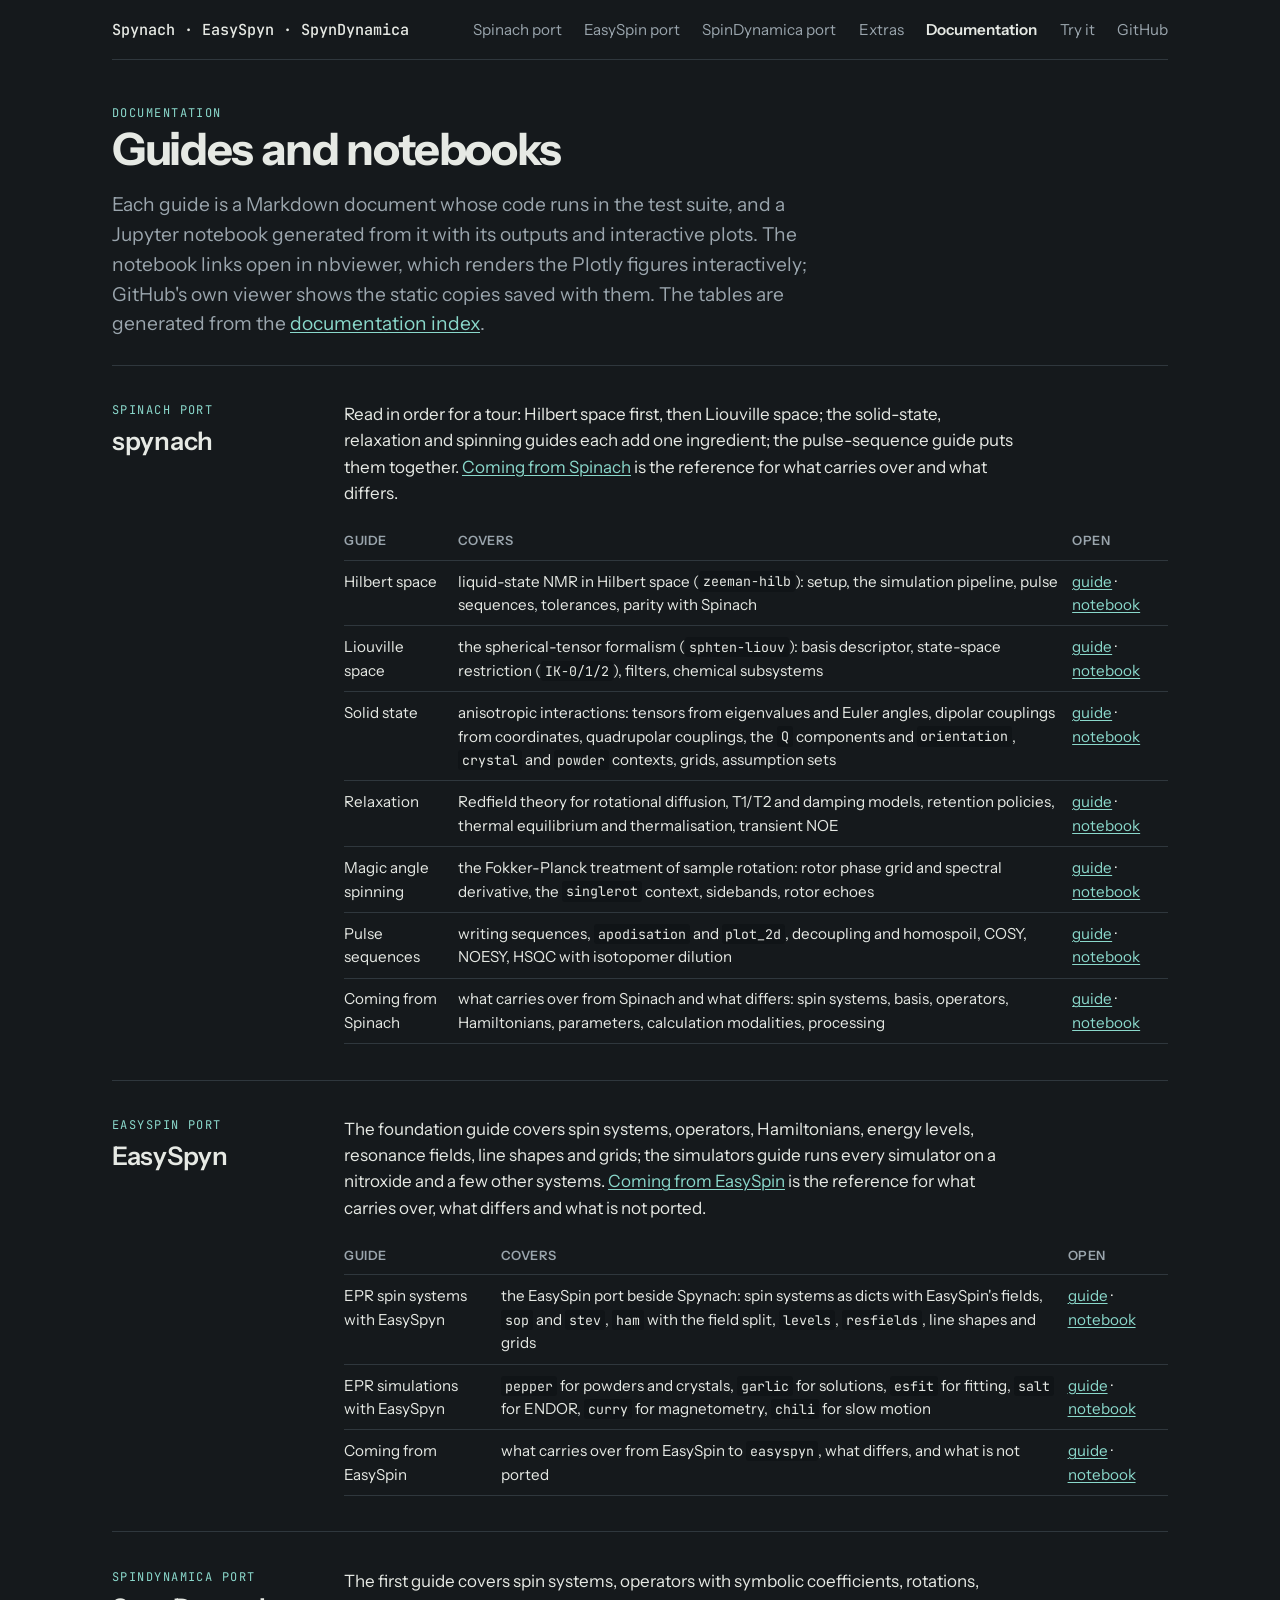
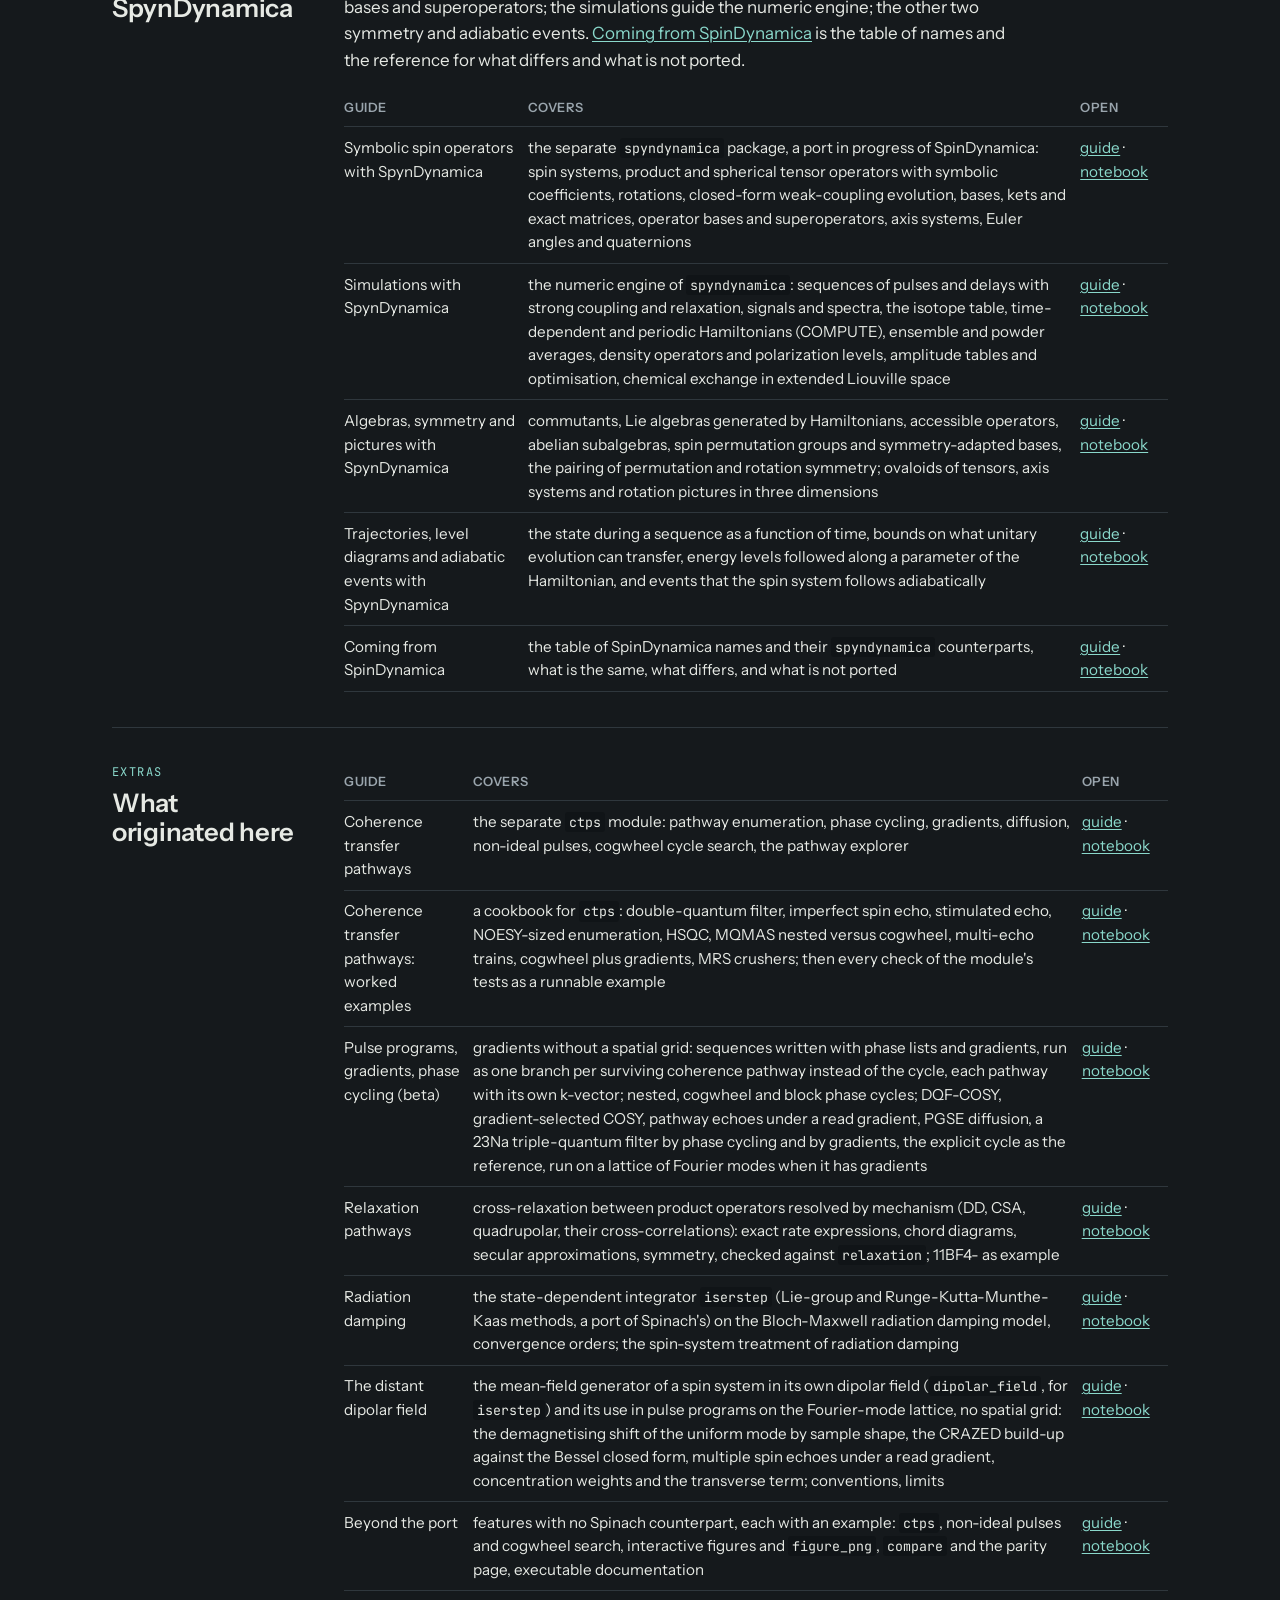
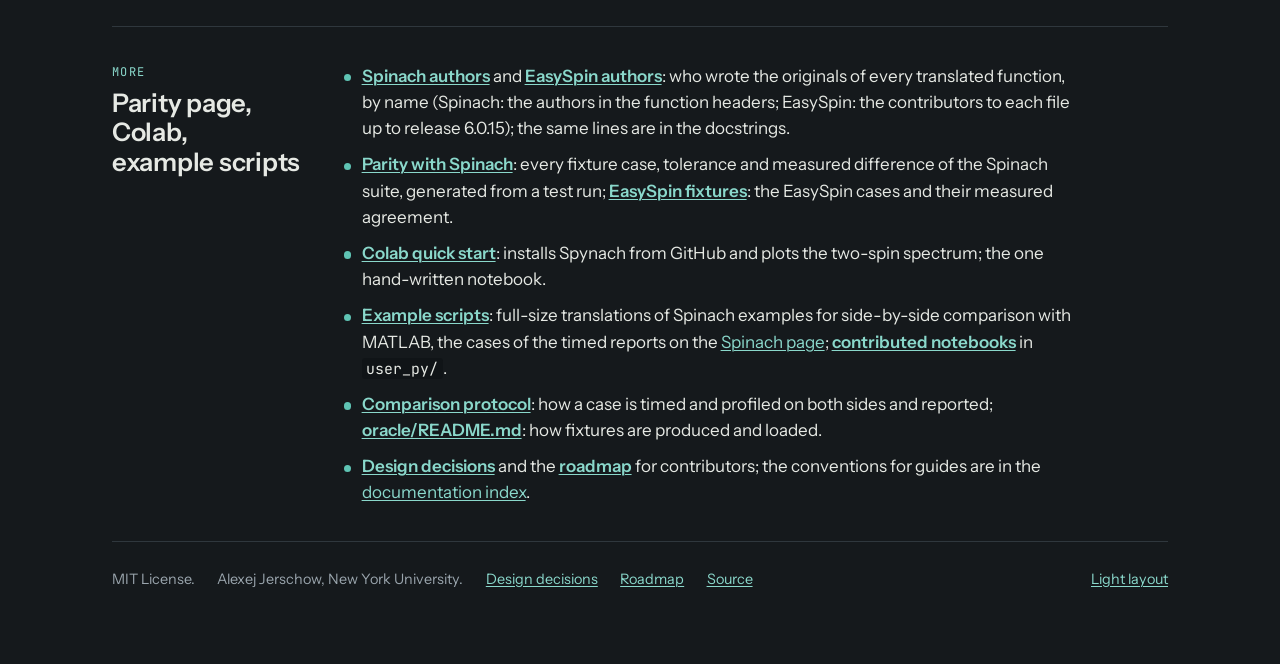
<file: docs.html>
<!doctype html>
<html lang="en">
<head>
<meta charset="utf-8">
<meta name="viewport" content="width=device-width, initial-scale=1, viewport-fit=cover">
<title>Spynach: documentation</title>
<meta name="description" content="The guides and notebooks of Spynach, EasySpyn and ctps: executable Markdown guides, notebooks with their outputs on nbviewer, the parity page, the Colab quick start and the example scripts.">
<!-- site:head -->
<link rel="icon" href="assets/favicon.svg" type="image/svg+xml">
<link rel="icon" href="assets/favicon-32.png" type="image/png" sizes="32x32">
<link rel="apple-touch-icon" href="assets/apple-touch-icon.png">
<meta property="og:type" content="website">
<meta property="og:site_name" content="Spynach">
<meta property="og:title" content="Spynach: documentation">
<meta property="og:description" content="The guides and notebooks of Spynach, EasySpyn and ctps: executable Markdown guides, notebooks with their outputs on nbviewer, the parity page, the Colab quick start and the example scripts.">
<meta property="og:url" content="https://ajerschow.github.io/spynach/docs.html">
<meta property="og:image" content="https://ajerschow.github.io/spynach/assets/social-card.png">
<meta property="og:image:width" content="1200">
<meta property="og:image:height" content="630">
<meta property="og:image:alt" content="Spynach: spin dynamics in Python, with a halftone spiral of coloured dots">
<meta name="twitter:card" content="summary_large_image">
<meta name="twitter:title" content="Spynach: documentation">
<meta name="twitter:description" content="The guides and notebooks of Spynach, EasySpyn and ctps: executable Markdown guides, notebooks with their outputs on nbviewer, the parity page, the Colab quick start and the example scripts.">
<meta name="twitter:image" content="https://ajerschow.github.io/spynach/assets/social-card.png">
<!-- /site:head -->
<link rel="preconnect" href="https://fonts.googleapis.com">
<link rel="preconnect" href="https://fonts.gstatic.com" crossorigin>
<link rel="stylesheet" href="https://fonts.googleapis.com/css2?family=Instrument+Sans:ital,wght@0,400;0,500;0,600;0,700;1,400&family=JetBrains+Mono:wght@400;500&display=swap">
<link rel="stylesheet" href="assets/site.css">
<script src="assets/theme.js"></script>
</head>
<body>
<div class="wrap">

<!-- site:nav -->
<nav class="top" aria-label="Site">
  <a class="brand" href="index.html">Spynach &middot; EasySpyn &middot; SpynDynamica</a>
  <a href="spinach.html">Spinach port</a>
  <a href="easyspin.html">EasySpin port</a>
  <a href="spindynamica.html">SpinDynamica port</a>
  <a href="extras.html">Extras</a>
  <a href="docs.html" aria-current="page">Documentation</a>
  <a href="try.html">Try it</a>
  <a href="https://github.com/ajerschow/spynach">GitHub</a>
</nav>
<!-- /site:nav -->

<div class="lede-page">
  <span class="eyebrow">Documentation</span>
  <h1>Guides and notebooks</h1>
  <p class="lede">Each guide is a Markdown document whose code runs in the test suite, and a Jupyter notebook generated from it with its outputs and interactive plots. The notebook links open in nbviewer, which renders the Plotly figures interactively; GitHub's own viewer shows the static copies saved with them. The tables are generated from the <a href="https://github.com/ajerschow/spynach/blob/main/docs/README.md">documentation index</a>.</p>
</div>

<section id="spinach">
  <header><span class="eyebrow">Spinach port</span><h2>spynach</h2></header>
  <div>
    <p>Read in order for a tour: Hilbert space first, then Liouville space; the solid-state, relaxation and spinning guides each add one ingredient; the pulse-sequence guide puts them together. <a href="https://github.com/ajerschow/spynach/blob/main/docs/coming-from-spinach.md">Coming from Spinach</a> is the reference for what carries over and what differs.</p>
    <!-- site:docs-spinach -->
<div class="scroll"><table>
<thead><tr><th>Guide</th><th>Covers</th><th>Open</th></tr></thead>
<tbody>
<tr><td>Hilbert space</td><td>liquid-state NMR in Hilbert space (<code>zeeman-hilb</code>): setup, the simulation pipeline, pulse sequences, tolerances, parity with Spinach</td><td class="links"><a href="https://github.com/ajerschow/spynach/blob/main/docs/hilbert-space.md">guide</a> · <a href="https://nbviewer.org/github/ajerschow/spynach/blob/main/docs/notebooks/hilbert-space.ipynb">notebook</a></td></tr>
<tr><td>Liouville space</td><td>the spherical-tensor formalism (<code>sphten-liouv</code>): basis descriptor, state-space restriction (<code>IK-0/1/2</code>), filters, chemical subsystems</td><td class="links"><a href="https://github.com/ajerschow/spynach/blob/main/docs/liouville-space.md">guide</a> · <a href="https://nbviewer.org/github/ajerschow/spynach/blob/main/docs/notebooks/liouville-space.ipynb">notebook</a></td></tr>
<tr><td>Solid state</td><td>anisotropic interactions: tensors from eigenvalues and Euler angles, dipolar couplings from coordinates, quadrupolar couplings, the <code>Q</code> components and <code>orientation</code>, <code>crystal</code> and <code>powder</code> contexts, grids, assumption sets</td><td class="links"><a href="https://github.com/ajerschow/spynach/blob/main/docs/solid-state.md">guide</a> · <a href="https://nbviewer.org/github/ajerschow/spynach/blob/main/docs/notebooks/solid-state.ipynb">notebook</a></td></tr>
<tr><td>Relaxation</td><td>Redfield theory for rotational diffusion, T1/T2 and damping models, retention policies, thermal equilibrium and thermalisation, transient NOE</td><td class="links"><a href="https://github.com/ajerschow/spynach/blob/main/docs/relaxation.md">guide</a> · <a href="https://nbviewer.org/github/ajerschow/spynach/blob/main/docs/notebooks/relaxation.ipynb">notebook</a></td></tr>
<tr><td>Magic angle spinning</td><td>the Fokker-Planck treatment of sample rotation: rotor phase grid and spectral derivative, the <code>singlerot</code> context, sidebands, rotor echoes</td><td class="links"><a href="https://github.com/ajerschow/spynach/blob/main/docs/magic-angle-spinning.md">guide</a> · <a href="https://nbviewer.org/github/ajerschow/spynach/blob/main/docs/notebooks/magic-angle-spinning.ipynb">notebook</a></td></tr>
<tr><td>Pulse sequences</td><td>writing sequences, <code>apodisation</code> and <code>plot_2d</code>, decoupling and homospoil, COSY, NOESY, HSQC with isotopomer dilution</td><td class="links"><a href="https://github.com/ajerschow/spynach/blob/main/docs/pulse-sequences.md">guide</a> · <a href="https://nbviewer.org/github/ajerschow/spynach/blob/main/docs/notebooks/pulse-sequences.ipynb">notebook</a></td></tr>
<tr><td>Coming from Spinach</td><td>what carries over from Spinach and what differs: spin systems, basis, operators, Hamiltonians, parameters, calculation modalities, processing</td><td class="links"><a href="https://github.com/ajerschow/spynach/blob/main/docs/coming-from-spinach.md">guide</a> · <a href="https://nbviewer.org/github/ajerschow/spynach/blob/main/docs/notebooks/coming-from-spinach.ipynb">notebook</a></td></tr>
</tbody></table></div>
<!-- /site:docs-spinach -->
  </div>
</section>

<section id="easyspin">
  <header><span class="eyebrow">EasySpin port</span><h2>EasySpyn</h2></header>
  <div>
    <p>The foundation guide covers spin systems, operators, Hamiltonians, energy levels, resonance fields, line shapes and grids; the simulators guide runs every simulator on a nitroxide and a few other systems. <a href="https://github.com/ajerschow/spynach/blob/main/docs/coming-from-easyspin.md">Coming from EasySpin</a> is the reference for what carries over, what differs and what is not ported.</p>
    <!-- site:docs-easyspin -->
<div class="scroll"><table>
<thead><tr><th>Guide</th><th>Covers</th><th>Open</th></tr></thead>
<tbody>
<tr><td>EPR spin systems with EasySpyn</td><td>the EasySpin port beside Spynach: spin systems as dicts with EasySpin&#x27;s fields, <code>sop</code> and <code>stev</code>, <code>ham</code> with the field split, <code>levels</code>, <code>resfields</code>, line shapes and grids</td><td class="links"><a href="https://github.com/ajerschow/spynach/blob/main/docs/easyspyn.md">guide</a> · <a href="https://nbviewer.org/github/ajerschow/spynach/blob/main/docs/notebooks/easyspyn.ipynb">notebook</a></td></tr>
<tr><td>EPR simulations with EasySpyn</td><td><code>pepper</code> for powders and crystals, <code>garlic</code> for solutions, <code>esfit</code> for fitting, <code>salt</code> for ENDOR, <code>curry</code> for magnetometry, <code>chili</code> for slow motion</td><td class="links"><a href="https://github.com/ajerschow/spynach/blob/main/docs/easyspyn-simulators.md">guide</a> · <a href="https://nbviewer.org/github/ajerschow/spynach/blob/main/docs/notebooks/easyspyn-simulators.ipynb">notebook</a></td></tr>
<tr><td>Coming from EasySpin</td><td>what carries over from EasySpin to <code>easyspyn</code>, what differs, and what is not ported</td><td class="links"><a href="https://github.com/ajerschow/spynach/blob/main/docs/coming-from-easyspin.md">guide</a> · <a href="https://nbviewer.org/github/ajerschow/spynach/blob/main/docs/notebooks/coming-from-easyspin.ipynb">notebook</a></td></tr>
</tbody></table></div>
<!-- /site:docs-easyspin -->
  </div>
</section>

<section id="spindynamica">
  <header><span class="eyebrow">SpinDynamica port</span><h2>SpynDynamica</h2></header>
  <div>
    <p>The first guide covers spin systems, operators with symbolic coefficients, rotations, bases and superoperators; the simulations guide the numeric engine; the other two symmetry and adiabatic events. <a href="https://github.com/ajerschow/spynach/blob/main/docs/coming-from-spindynamica.md">Coming from SpinDynamica</a> is the table of names and the reference for what differs and what is not ported.</p>
    <!-- site:docs-spindynamica -->
<div class="scroll"><table>
<thead><tr><th>Guide</th><th>Covers</th><th>Open</th></tr></thead>
<tbody>
<tr><td>Symbolic spin operators with SpynDynamica</td><td>the separate <code>spyndynamica</code> package, a port in progress of SpinDynamica: spin systems, product and spherical tensor operators with symbolic coefficients, rotations, closed-form weak-coupling evolution, bases, kets and exact matrices, operator bases and superoperators, axis systems, Euler angles and quaternions</td><td class="links"><a href="https://github.com/ajerschow/spynach/blob/main/docs/spyndynamica.md">guide</a> · <a href="https://nbviewer.org/github/ajerschow/spynach/blob/main/docs/notebooks/spyndynamica.ipynb">notebook</a></td></tr>
<tr><td>Simulations with SpynDynamica</td><td>the numeric engine of <code>spyndynamica</code>: sequences of pulses and delays with strong coupling and relaxation, signals and spectra, the isotope table, time-dependent and periodic Hamiltonians (COMPUTE), ensemble and powder averages, density operators and polarization levels, amplitude tables and optimisation, chemical exchange in extended Liouville space</td><td class="links"><a href="https://github.com/ajerschow/spynach/blob/main/docs/spyndynamica-simulations.md">guide</a> · <a href="https://nbviewer.org/github/ajerschow/spynach/blob/main/docs/notebooks/spyndynamica-simulations.ipynb">notebook</a></td></tr>
<tr><td>Algebras, symmetry and pictures with SpynDynamica</td><td>commutants, Lie algebras generated by Hamiltonians, accessible operators, abelian subalgebras, spin permutation groups and symmetry-adapted bases, the pairing of permutation and rotation symmetry; ovaloids of tensors, axis systems and rotation pictures in three dimensions</td><td class="links"><a href="https://github.com/ajerschow/spynach/blob/main/docs/spyndynamica-symmetry.md">guide</a> · <a href="https://nbviewer.org/github/ajerschow/spynach/blob/main/docs/notebooks/spyndynamica-symmetry.ipynb">notebook</a></td></tr>
<tr><td>Trajectories, level diagrams and adiabatic events with SpynDynamica</td><td>the state during a sequence as a function of time, bounds on what unitary evolution can transfer, energy levels followed along a parameter of the Hamiltonian, and events that the spin system follows adiabatically</td><td class="links"><a href="https://github.com/ajerschow/spynach/blob/main/docs/spyndynamica-adiabatic.md">guide</a> · <a href="https://nbviewer.org/github/ajerschow/spynach/blob/main/docs/notebooks/spyndynamica-adiabatic.ipynb">notebook</a></td></tr>
<tr><td>Coming from SpinDynamica</td><td>the table of SpinDynamica names and their <code>spyndynamica</code> counterparts, what is the same, what differs, and what is not ported</td><td class="links"><a href="https://github.com/ajerschow/spynach/blob/main/docs/coming-from-spindynamica.md">guide</a> · <a href="https://nbviewer.org/github/ajerschow/spynach/blob/main/docs/notebooks/coming-from-spindynamica.ipynb">notebook</a></td></tr>
</tbody></table></div>
<!-- /site:docs-spindynamica -->
  </div>
</section>

<section id="extras">
  <header><span class="eyebrow">Extras</span><h2>What originated here</h2></header>
  <div>
    <!-- site:docs-extras -->
<div class="scroll"><table>
<thead><tr><th>Guide</th><th>Covers</th><th>Open</th></tr></thead>
<tbody>
<tr><td>Coherence transfer pathways</td><td>the separate <code>ctps</code> module: pathway enumeration, phase cycling, gradients, diffusion, non-ideal pulses, cogwheel cycle search, the pathway explorer</td><td class="links"><a href="https://github.com/ajerschow/spynach/blob/main/docs/ctps.md">guide</a> · <a href="https://nbviewer.org/github/ajerschow/spynach/blob/main/docs/notebooks/ctps.ipynb">notebook</a></td></tr>
<tr><td>Coherence transfer pathways: worked examples</td><td>a cookbook for <code>ctps</code>: double-quantum filter, imperfect spin echo, stimulated echo, NOESY-sized enumeration, HSQC, MQMAS nested versus cogwheel, multi-echo trains, cogwheel plus gradients, MRS crushers; then every check of the module&#x27;s tests as a runnable example</td><td class="links"><a href="https://github.com/ajerschow/spynach/blob/main/docs/ctps-examples.md">guide</a> · <a href="https://nbviewer.org/github/ajerschow/spynach/blob/main/docs/notebooks/ctps-examples.ipynb">notebook</a></td></tr>
<tr><td>Pulse programs, gradients, phase cycling (beta)</td><td>gradients without a spatial grid: sequences written with phase lists and gradients, run as one branch per surviving coherence pathway instead of the cycle, each pathway with its own k-vector; nested, cogwheel and block phase cycles; DQF-COSY, gradient-selected COSY, pathway echoes under a read gradient, PGSE diffusion, a 23Na triple-quantum filter by phase cycling and by gradients, the explicit cycle as the reference, run on a lattice of Fourier modes when it has gradients</td><td class="links"><a href="https://github.com/ajerschow/spynach/blob/main/docs/pulse-programs.md">guide</a> · <a href="https://nbviewer.org/github/ajerschow/spynach/blob/main/docs/notebooks/pulse-programs.ipynb">notebook</a></td></tr>
<tr><td>Relaxation pathways</td><td>cross-relaxation between product operators resolved by mechanism (DD, CSA, quadrupolar, their cross-correlations): exact rate expressions, chord diagrams, secular approximations, symmetry, checked against <code>relaxation</code>; 11BF4- as example</td><td class="links"><a href="https://github.com/ajerschow/spynach/blob/main/docs/relaxation-pathways.md">guide</a> · <a href="https://nbviewer.org/github/ajerschow/spynach/blob/main/docs/notebooks/relaxation-pathways.ipynb">notebook</a></td></tr>
<tr><td>Radiation damping</td><td>the state-dependent integrator <code>iserstep</code> (Lie-group and Runge-Kutta-Munthe-Kaas methods, a port of Spinach&#x27;s) on the Bloch-Maxwell radiation damping model, convergence orders; the spin-system treatment of radiation damping</td><td class="links"><a href="https://github.com/ajerschow/spynach/blob/main/docs/radiation-damping.md">guide</a> · <a href="https://nbviewer.org/github/ajerschow/spynach/blob/main/docs/notebooks/radiation-damping.ipynb">notebook</a></td></tr>
<tr><td>The distant dipolar field</td><td>the mean-field generator of a spin system in its own dipolar field (<code>dipolar_field</code>, for <code>iserstep</code>) and its use in pulse programs on the Fourier-mode lattice, no spatial grid: the demagnetising shift of the uniform mode by sample shape, the CRAZED build-up against the Bessel closed form, multiple spin echoes under a read gradient, concentration weights and the transverse term; conventions, limits</td><td class="links"><a href="https://github.com/ajerschow/spynach/blob/main/docs/distant-dipolar-field.md">guide</a> · <a href="https://nbviewer.org/github/ajerschow/spynach/blob/main/docs/notebooks/distant-dipolar-field.ipynb">notebook</a></td></tr>
<tr><td>Beyond the port</td><td>features with no Spinach counterpart, each with an example: <code>ctps</code>, non-ideal pulses and cogwheel search, interactive figures and <code>figure_png</code>, <code>compare</code> and the parity page, executable documentation</td><td class="links"><a href="https://github.com/ajerschow/spynach/blob/main/docs/beyond-the-port.md">guide</a> · <a href="https://nbviewer.org/github/ajerschow/spynach/blob/main/docs/notebooks/beyond-the-port.ipynb">notebook</a></td></tr>
</tbody></table></div>
<!-- /site:docs-extras -->
  </div>
</section>

<section id="more">
  <header><span class="eyebrow">More</span><h2>Parity page, Colab, example scripts</h2></header>
  <div>
    <ul class="plain">
      <li><b><a href="https://github.com/ajerschow/spynach/blob/main/docs/spinach-credits.md">Spinach authors</a></b> and <b><a href="https://github.com/ajerschow/spynach/blob/main/docs/easyspin-credits.md">EasySpin authors</a></b>: who wrote the originals of every translated function, by name (Spinach: the authors in the function headers; EasySpin: the contributors to each file up to release 6.0.15); the same lines are in the docstrings.</li>
      <li><b><a href="https://github.com/ajerschow/spynach/blob/main/docs/parity.md">Parity with Spinach</a></b>: every fixture case, tolerance and measured difference of the Spinach suite, generated from a test run; <b><a href="https://github.com/ajerschow/spynach/blob/main/porting/EASYSPIN_FIXTURES.md">EasySpin fixtures</a></b>: the EasySpin cases and their measured agreement.</li>
      <li><b><a href="https://colab.research.google.com/github/ajerschow/spynach/blob/main/docs/colab/quick-start.ipynb">Colab quick start</a></b>: installs Spynach from GitHub and plots the two-spin spectrum; the one hand-written notebook.</li>
      <li><b><a href="https://github.com/ajerschow/spynach/tree/main/examples">Example scripts</a></b>: full-size translations of Spinach examples for side-by-side comparison with MATLAB, the cases of the timed reports on the <a href="spinach.html#examples">Spinach page</a>; <b><a href="https://github.com/ajerschow/spynach/tree/main/user_py">contributed notebooks</a></b> in <code>user_py/</code>.</li>
      <li><b><a href="https://github.com/ajerschow/spynach/blob/main/comparison/README.md">Comparison protocol</a></b>: how a case is timed and profiled on both sides and reported; <b><a href="https://github.com/ajerschow/spynach/blob/main/oracle/README.md">oracle/README.md</a></b>: how fixtures are produced and loaded.</li>
      <li><b><a href="https://github.com/ajerschow/spynach/blob/main/HANDOFF.md">Design decisions</a></b> and the <b><a href="https://github.com/ajerschow/spynach/blob/main/porting/ROADMAP.md">roadmap</a></b> for contributors; the conventions for guides are in the <a href="https://github.com/ajerschow/spynach/blob/main/docs/README.md#conventions-for-contributors">documentation index</a>.</li>
    </ul>
  </div>
</section>

<footer>
  <span>MIT License.</span>
  <span>Alexej Jerschow, New York University.</span>
  <a href="https://github.com/ajerschow/spynach/blob/main/HANDOFF.md">Design decisions</a>
  <a href="https://github.com/ajerschow/spynach/blob/main/porting/ROADMAP.md">Roadmap</a>
  <a href="https://github.com/ajerschow/spynach">Source</a>
</footer>

</div>
</body>
</html>
</file>
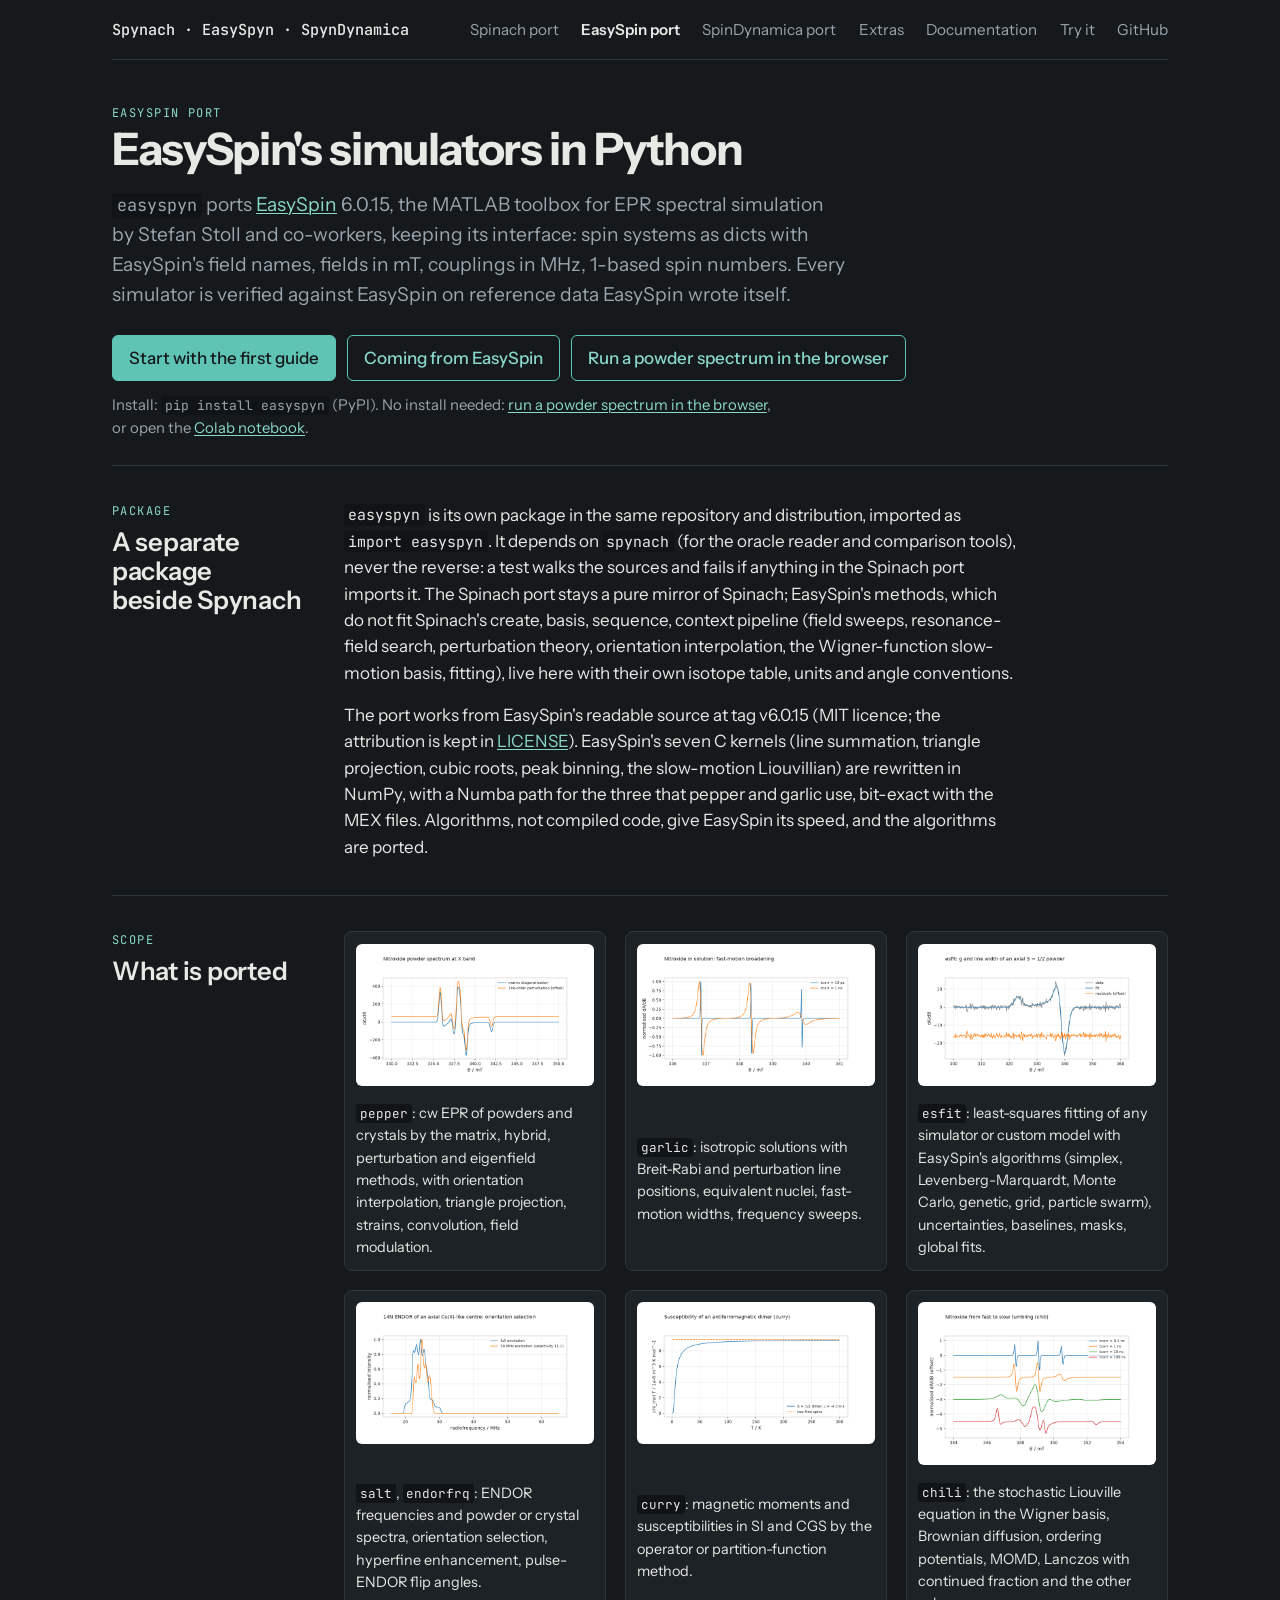
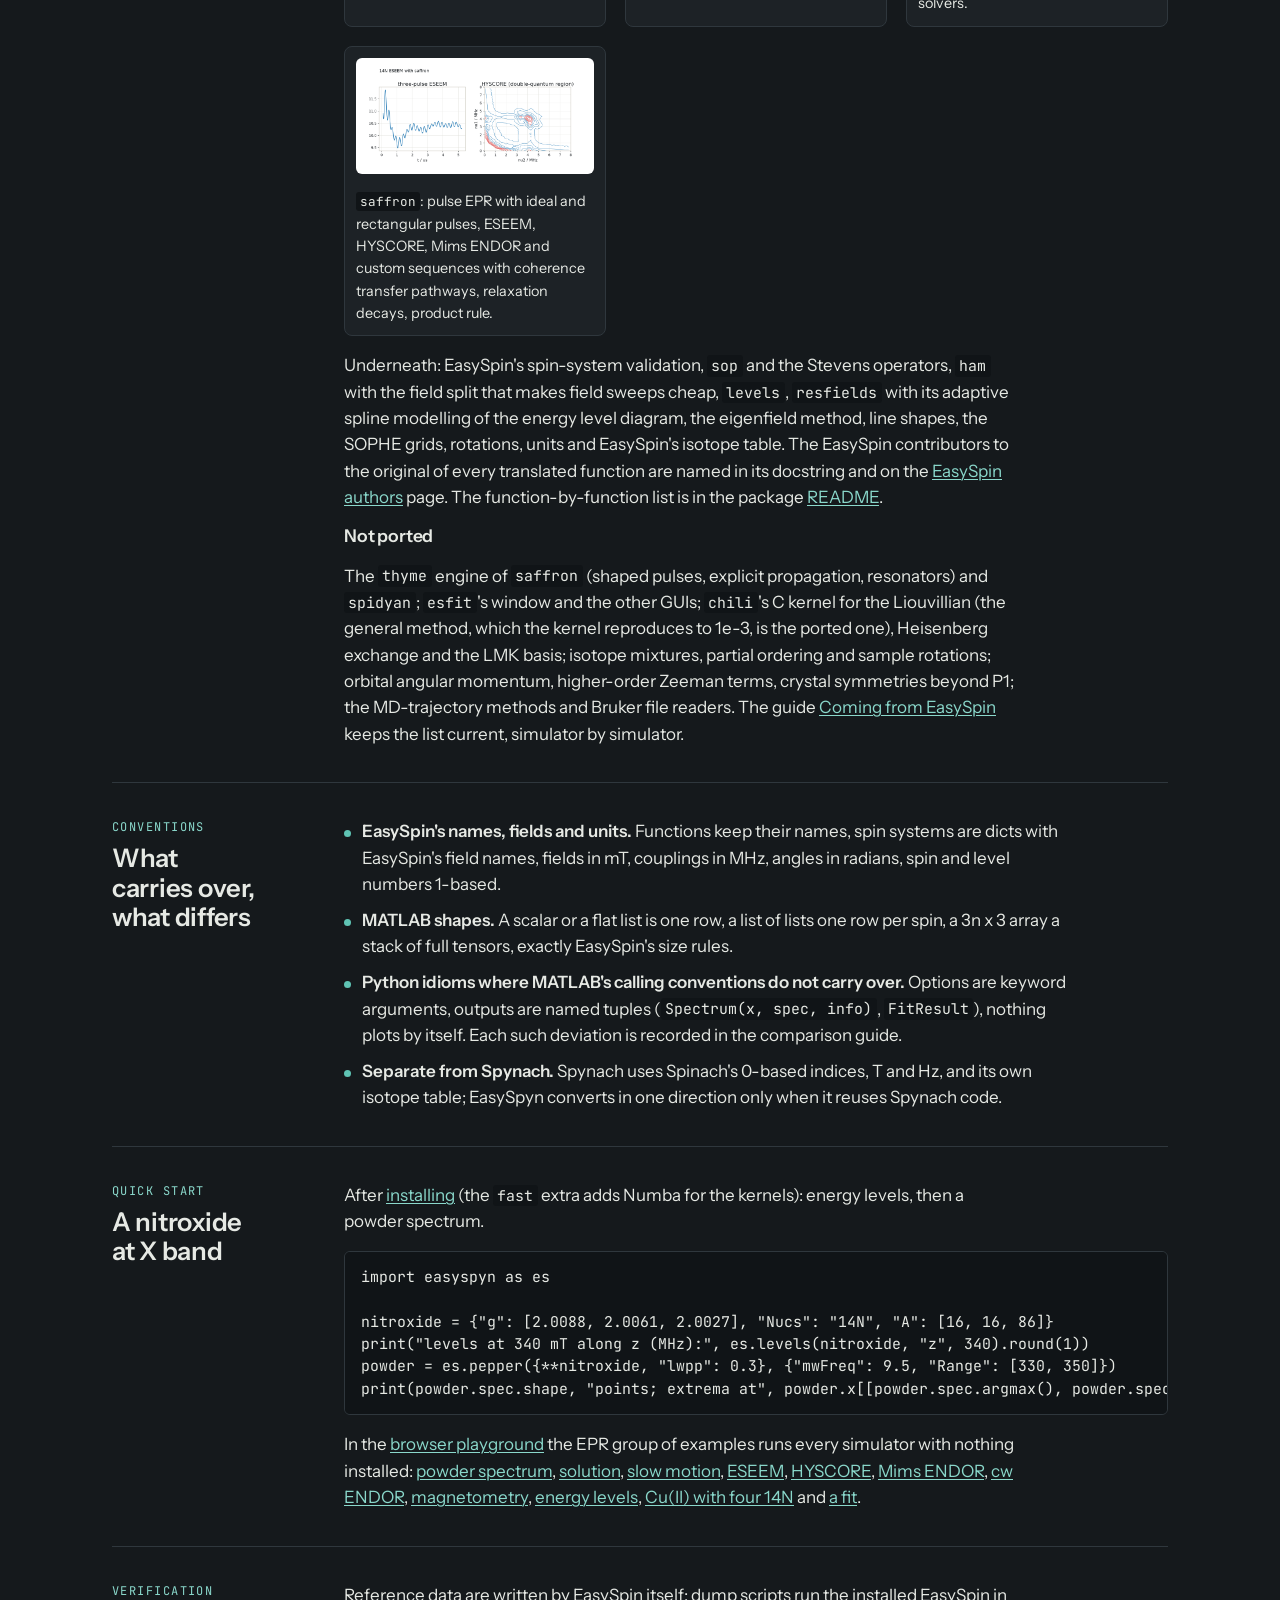
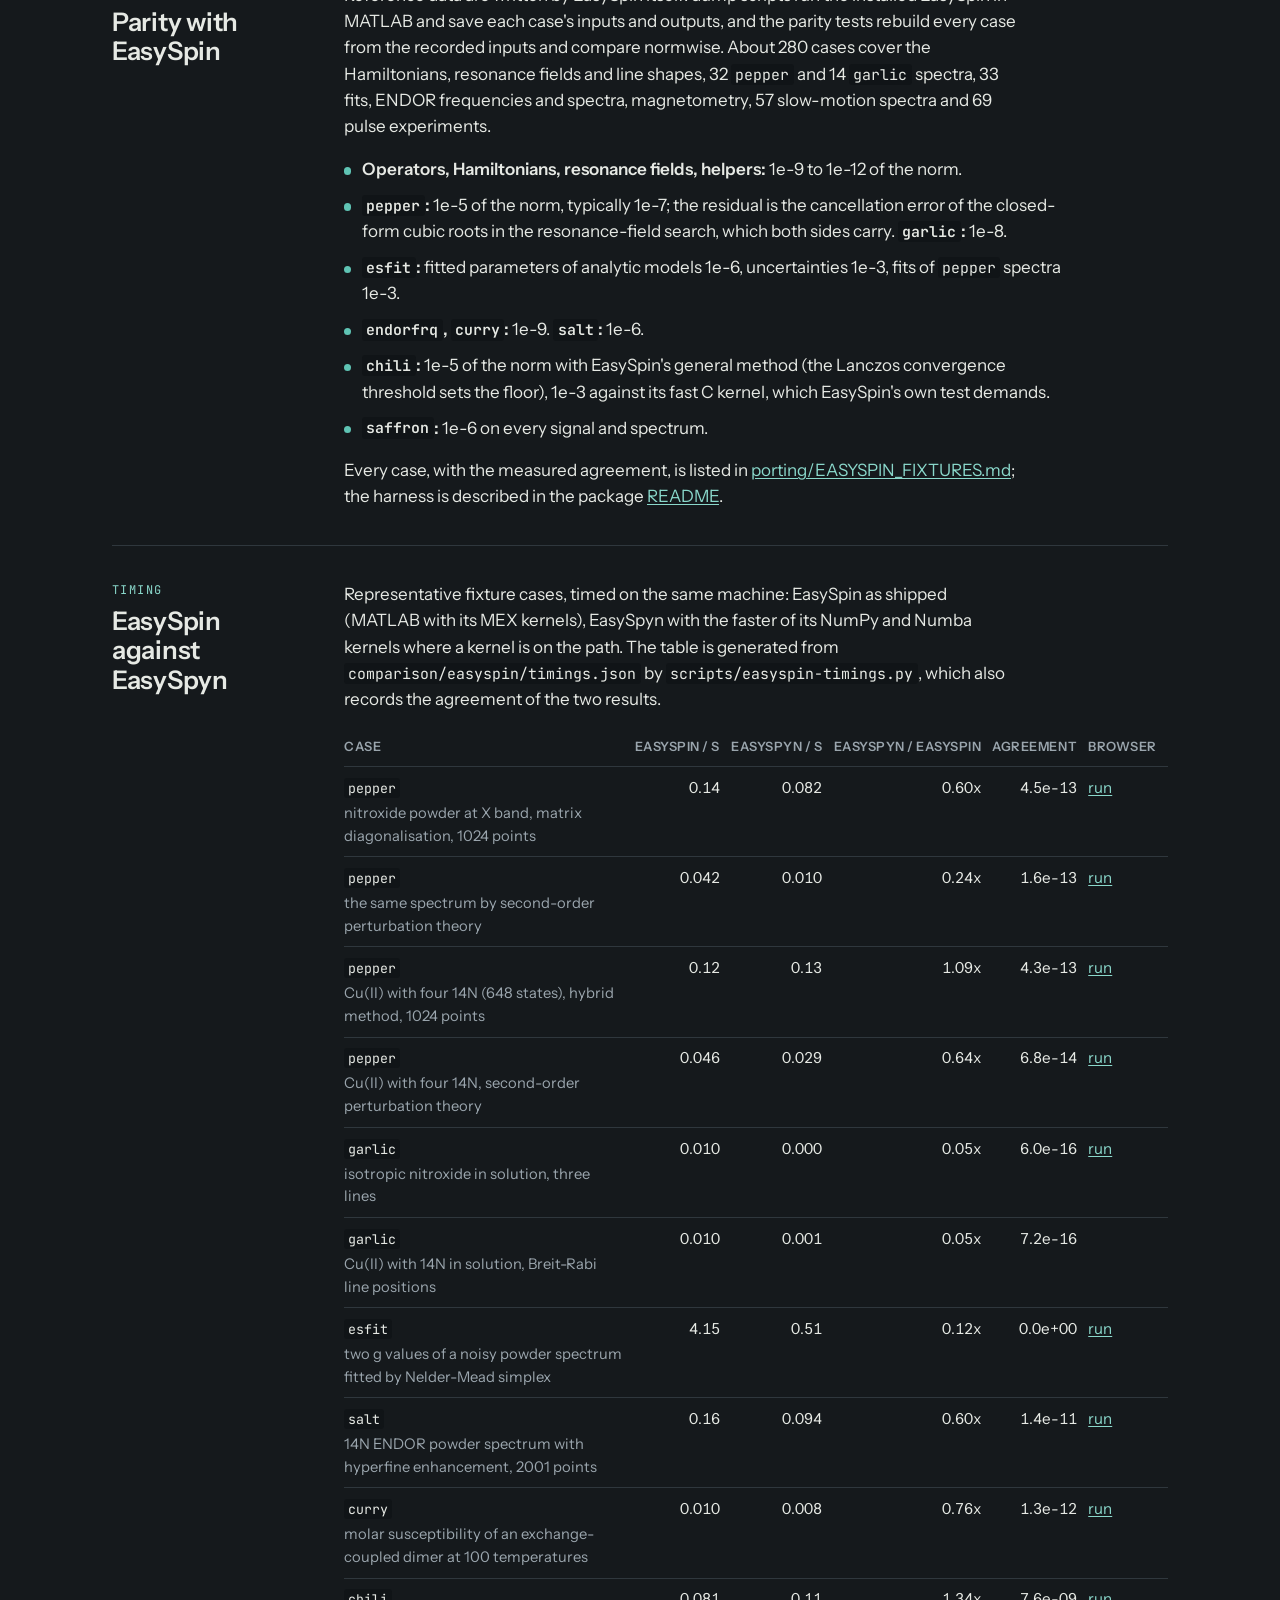
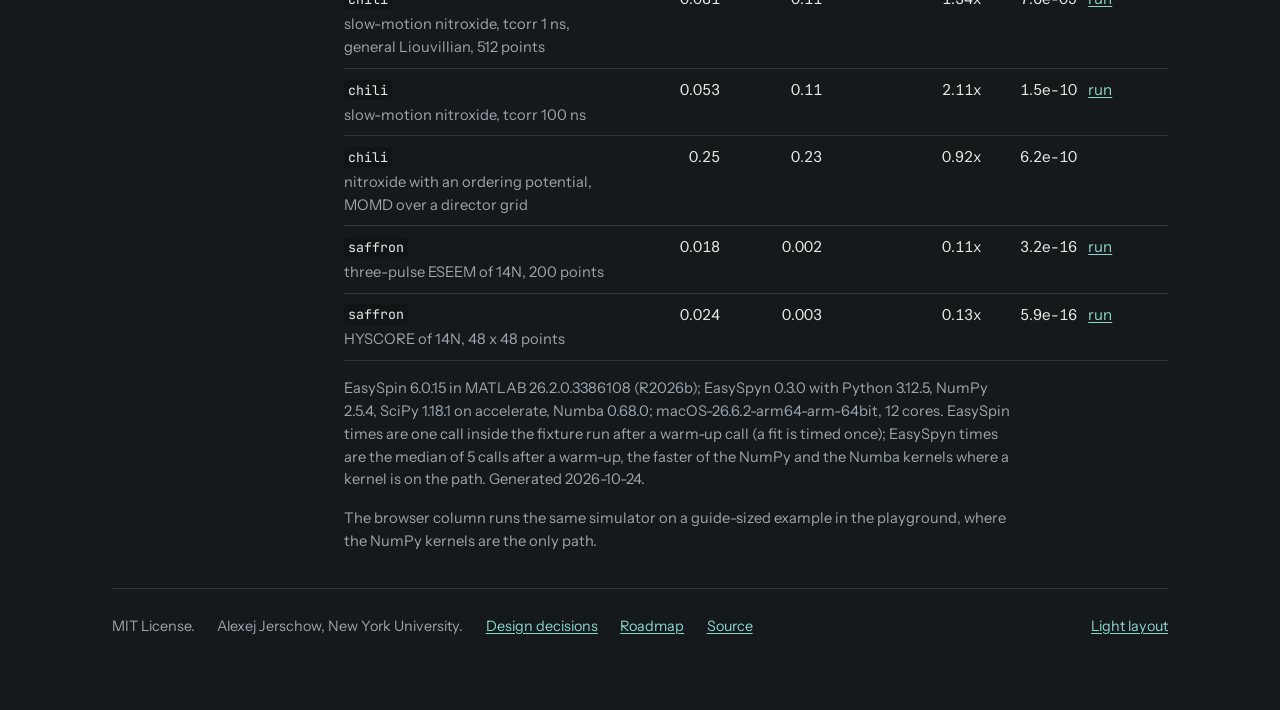
<file: easyspin.html>
<!doctype html>
<html lang="en">
<head>
<meta charset="utf-8">
<meta name="viewport" content="width=device-width, initial-scale=1, viewport-fit=cover">
<title>Spynach: the EasySpin port</title>
<meta name="description" content="EasySpyn: EasySpin's EPR simulators in Python with EasySpin's interface, verified against EasySpin 6.0.15, with timing comparisons.">
<!-- site:head -->
<link rel="icon" href="assets/favicon.svg" type="image/svg+xml">
<link rel="icon" href="assets/favicon-32.png" type="image/png" sizes="32x32">
<link rel="apple-touch-icon" href="assets/apple-touch-icon.png">
<meta property="og:type" content="website">
<meta property="og:site_name" content="Spynach">
<meta property="og:title" content="Spynach: the EasySpin port">
<meta property="og:description" content="EasySpyn: EasySpin's EPR simulators in Python with EasySpin's interface, verified against EasySpin 6.0.15, with timing comparisons.">
<meta property="og:url" content="https://ajerschow.github.io/spynach/easyspin.html">
<meta property="og:image" content="https://ajerschow.github.io/spynach/assets/social-card.png">
<meta property="og:image:width" content="1200">
<meta property="og:image:height" content="630">
<meta property="og:image:alt" content="Spynach: spin dynamics in Python, with a halftone spiral of coloured dots">
<meta name="twitter:card" content="summary_large_image">
<meta name="twitter:title" content="Spynach: the EasySpin port">
<meta name="twitter:description" content="EasySpyn: EasySpin's EPR simulators in Python with EasySpin's interface, verified against EasySpin 6.0.15, with timing comparisons.">
<meta name="twitter:image" content="https://ajerschow.github.io/spynach/assets/social-card.png">
<!-- /site:head -->
<link rel="preconnect" href="https://fonts.googleapis.com">
<link rel="preconnect" href="https://fonts.gstatic.com" crossorigin>
<link rel="stylesheet" href="https://fonts.googleapis.com/css2?family=Instrument+Sans:ital,wght@0,400;0,500;0,600;0,700;1,400&family=JetBrains+Mono:wght@400;500&display=swap">
<link rel="stylesheet" href="assets/site.css">
<script src="assets/theme.js"></script>
</head>
<body>
<div class="wrap">

<!-- site:nav -->
<nav class="top" aria-label="Site">
  <a class="brand" href="index.html">Spynach &middot; EasySpyn &middot; SpynDynamica</a>
  <a href="spinach.html">Spinach port</a>
  <a href="easyspin.html" aria-current="page">EasySpin port</a>
  <a href="spindynamica.html">SpinDynamica port</a>
  <a href="extras.html">Extras</a>
  <a href="docs.html">Documentation</a>
  <a href="try.html">Try it</a>
  <a href="https://github.com/ajerschow/spynach">GitHub</a>
</nav>
<!-- /site:nav -->

<div class="lede-page">
  <span class="eyebrow">EasySpin port</span>
  <h1>EasySpin's simulators in Python</h1>
  <p class="lede"><code>easyspyn</code> ports <a href="https://easyspin.org">EasySpin</a> 6.0.15, the MATLAB toolbox for EPR spectral simulation by Stefan Stoll and co-workers, keeping its interface: spin systems as dicts with EasySpin's field names, fields in mT, couplings in MHz, 1-based spin numbers. Every simulator is verified against EasySpin on reference data EasySpin wrote itself.</p>
  <div class="actions">
    <a class="btn primary" href="https://github.com/ajerschow/spynach/blob/main/docs/easyspyn.md">Start with the first guide</a>
    <a class="btn" href="https://github.com/ajerschow/spynach/blob/main/docs/coming-from-easyspin.md">Coming from EasySpin</a>
    <a class="btn" href="try.html#ex-epr-pepper">Run a powder spectrum in the browser</a>
  </div>
  <p class="quick-line">Install: <code>pip install easyspyn</code> (PyPI). No install needed: <a href="try.html#ex-epr-pepper">run a powder spectrum in the browser</a>, or open the <a href="https://colab.research.google.com/github/ajerschow/spynach/blob/main/docs/colab/easyspyn-quick-start.ipynb">Colab notebook</a>.</p>
</div>

<section id="about">
  <header><span class="eyebrow">Package</span><h2>A separate package beside Spynach</h2></header>
  <div>
    <p><code>easyspyn</code> is its own package in the same repository and distribution, imported as <code>import easyspyn</code>. It depends on <code>spynach</code> (for the oracle reader and comparison tools), never the reverse: a test walks the sources and fails if anything in the Spinach port imports it. The Spinach port stays a pure mirror of Spinach; EasySpin's methods, which do not fit Spinach's create, basis, sequence, context pipeline (field sweeps, resonance-field search, perturbation theory, orientation interpolation, the Wigner-function slow-motion basis, fitting), live here with their own isotope table, units and angle conventions.</p>
    <p>The port works from EasySpin's readable source at tag v6.0.15 (MIT licence; the attribution is kept in <a href="https://github.com/ajerschow/spynach/blob/main/LICENSE">LICENSE</a>). EasySpin's seven C kernels (line summation, triangle projection, cubic roots, peak binning, the slow-motion Liouvillian) are rewritten in NumPy, with a Numba path for the three that pepper and garlic use, bit-exact with the MEX files. Algorithms, not compiled code, give EasySpin its speed, and the algorithms are ported.</p>
  </div>
</section>

<section id="simulators">
  <header><span class="eyebrow">Scope</span><h2>What is ported</h2></header>
  <div>
    <div class="figures">
      <figure><img src="docs/figures/easyspyn-simulators-pepper.png" alt="Nitroxide powder spectrum by matrix diagonalisation and second-order perturbation theory" loading="lazy"><figcaption><code>pepper</code>: cw EPR of powders and crystals by the matrix, hybrid, perturbation and eigenfield methods, with orientation interpolation, triangle projection, strains, convolution, field modulation.</figcaption></figure>
      <figure><img src="docs/figures/easyspyn-simulators-garlic.png" alt="Nitroxide solution spectra at two correlation times" loading="lazy"><figcaption><code>garlic</code>: isotropic solutions with Breit-Rabi and perturbation line positions, equivalent nuclei, fast-motion widths, frequency sweeps.</figcaption></figure>
      <figure><img src="docs/figures/easyspyn-simulators-esfit.png" alt="A fitted powder spectrum with residuals" loading="lazy"><figcaption><code>esfit</code>: least-squares fitting of any simulator or custom model with EasySpin's algorithms (simplex, Levenberg-Marquardt, Monte Carlo, genetic, grid, particle swarm), uncertainties, baselines, masks, global fits.</figcaption></figure>
      <figure><img src="docs/figures/easyspyn-simulators-salt.png" alt="14N ENDOR spectra with and without orientation selection" loading="lazy"><figcaption><code>salt</code>, <code>endorfrq</code>: ENDOR frequencies and powder or crystal spectra, orientation selection, hyperfine enhancement, pulse-ENDOR flip angles.</figcaption></figure>
      <figure><img src="docs/figures/easyspyn-simulators-curry.png" alt="Susceptibility times temperature of a dimer against the Curie law" loading="lazy"><figcaption><code>curry</code>: magnetic moments and susceptibilities in SI and CGS by the operator or partition-function method.</figcaption></figure>
      <figure><img src="docs/figures/easyspyn-simulators-chili.png" alt="Nitroxide slow-motion spectra at four correlation times" loading="lazy"><figcaption><code>chili</code>: the stochastic Liouville equation in the Wigner basis, Brownian diffusion, ordering potentials, MOMD, Lanczos with continued fraction and the other solvers.</figcaption></figure>
      <figure><img src="docs/figures/easyspyn-simulators-saffron.png" alt="Three-pulse ESEEM trace and HYSCORE spectrum of 14N" loading="lazy"><figcaption><code>saffron</code>: pulse EPR with ideal and rectangular pulses, ESEEM, HYSCORE, Mims ENDOR and custom sequences with coherence transfer pathways, relaxation decays, product rule.</figcaption></figure>
    </div>
    <p>Underneath: EasySpin's spin-system validation, <code>sop</code> and the Stevens operators, <code>ham</code> with the field split that makes field sweeps cheap, <code>levels</code>, <code>resfields</code> with its adaptive spline modelling of the energy level diagram, the eigenfield method, line shapes, the SOPHE grids, rotations, units and EasySpin's isotope table. The EasySpin contributors to the original of every translated function are named in its docstring and on the <a href="https://github.com/ajerschow/spynach/blob/main/docs/easyspin-credits.md">EasySpin authors</a> page. The function-by-function list is in the package <a href="https://github.com/ajerschow/spynach/blob/main/src/easyspyn/README.md">README</a>.</p>
    <h3>Not ported</h3>
    <p>The <code>thyme</code> engine of <code>saffron</code> (shaped pulses, explicit propagation, resonators) and <code>spidyan</code>; <code>esfit</code>'s window and the other GUIs; <code>chili</code>'s C kernel for the Liouvillian (the general method, which the kernel reproduces to 1e-3, is the ported one), Heisenberg exchange and the LMK basis; isotope mixtures, partial ordering and sample rotations; orbital angular momentum, higher-order Zeeman terms, crystal symmetries beyond P1; the MD-trajectory methods and Bruker file readers. The guide <a href="https://github.com/ajerschow/spynach/blob/main/docs/coming-from-easyspin.md">Coming from EasySpin</a> keeps the list current, simulator by simulator.</p>
  </div>
</section>

<section id="conventions">
  <header><span class="eyebrow">Conventions</span><h2>What carries over, what differs</h2></header>
  <div>
    <ul class="plain">
      <li><b>EasySpin's names, fields and units.</b> Functions keep their names, spin systems are dicts with EasySpin's field names, fields in mT, couplings in MHz, angles in radians, spin and level numbers 1-based.</li>
      <li><b>MATLAB shapes.</b> A scalar or a flat list is one row, a list of lists one row per spin, a 3n x 3 array a stack of full tensors, exactly EasySpin's size rules.</li>
      <li><b>Python idioms where MATLAB's calling conventions do not carry over.</b> Options are keyword arguments, outputs are named tuples (<code>Spectrum(x, spec, info)</code>, <code>FitResult</code>), nothing plots by itself. Each such deviation is recorded in the comparison guide.</li>
      <li><b>Separate from Spynach.</b> Spynach uses Spinach's 0-based indices, T and Hz, and its own isotope table; EasySpyn converts in one direction only when it reuses Spynach code.</li>
    </ul>
  </div>
</section>

<section id="quick-start">
  <header><span class="eyebrow">Quick start</span><h2>A nitroxide at X band</h2></header>
  <div>
    <p>After <a href="index.html#install">installing</a> (the <code>fast</code> extra adds Numba for the kernels): energy levels, then a powder spectrum.</p>
<pre><code>import easyspyn as es

nitroxide = {"g": [2.0088, 2.0061, 2.0027], "Nucs": "14N", "A": [16, 16, 86]}
print("levels at 340 mT along z (MHz):", es.levels(nitroxide, "z", 340).round(1))
powder = es.pepper({**nitroxide, "lwpp": 0.3}, {"mwFreq": 9.5, "Range": [330, 350]})
print(powder.spec.shape, "points; extrema at", powder.x[[powder.spec.argmax(), powder.spec.argmin()]].round(2), "mT")</code></pre>
    <p>In the <a href="try.html">browser playground</a> the EPR group of examples runs every simulator with nothing installed: <a href="try.html#ex-epr-pepper">powder spectrum</a>, <a href="try.html#ex-epr-garlic">solution</a>, <a href="try.html#ex-epr-chili">slow motion</a>, <a href="try.html#ex-epr-saffron">ESEEM</a>, <a href="try.html#ex-epr-hyscore">HYSCORE</a>, <a href="try.html#ex-epr-mims">Mims ENDOR</a>, <a href="try.html#ex-epr-salt">cw ENDOR</a>, <a href="try.html#ex-epr-curry">magnetometry</a>, <a href="try.html#ex-epr-levels">energy levels</a>, <a href="try.html#ex-epr-cu4n">Cu(II) with four 14N</a> and <a href="try.html#ex-epr-esfit">a fit</a>.</p>
  </div>
</section>

<section id="parity">
  <header><span class="eyebrow">Verification</span><h2>Parity with EasySpin</h2></header>
  <div>
    <p>Reference data are written by EasySpin itself: dump scripts run the installed EasySpin in MATLAB and save each case's inputs and outputs, and the parity tests rebuild every case from the recorded inputs and compare normwise. About 280 cases cover the Hamiltonians, resonance fields and line shapes, 32 <code>pepper</code> and 14 <code>garlic</code> spectra, 33 fits, ENDOR frequencies and spectra, magnetometry, 57 slow-motion spectra and 69 pulse experiments.</p>
    <ul class="plain">
      <li><b>Operators, Hamiltonians, resonance fields, helpers:</b> 1e-9 to 1e-12 of the norm.</li>
      <li><b><code>pepper</code>:</b> 1e-5 of the norm, typically 1e-7; the residual is the cancellation error of the closed-form cubic roots in the resonance-field search, which both sides carry. <b><code>garlic</code>:</b> 1e-8.</li>
      <li><b><code>esfit</code>:</b> fitted parameters of analytic models 1e-6, uncertainties 1e-3, fits of <code>pepper</code> spectra 1e-3.</li>
      <li><b><code>endorfrq</code>, <code>curry</code>:</b> 1e-9. <b><code>salt</code>:</b> 1e-6.</li>
      <li><b><code>chili</code>:</b> 1e-5 of the norm with EasySpin's general method (the Lanczos convergence threshold sets the floor), 1e-3 against its fast C kernel, which EasySpin's own test demands.</li>
      <li><b><code>saffron</code>:</b> 1e-6 on every signal and spectrum.</li>
    </ul>
    <p>Every case, with the measured agreement, is listed in <a href="https://github.com/ajerschow/spynach/blob/main/porting/EASYSPIN_FIXTURES.md">porting/EASYSPIN_FIXTURES.md</a>; the harness is described in the package <a href="https://github.com/ajerschow/spynach/blob/main/src/easyspyn/README.md#reference-data">README</a>.</p>
  </div>
</section>

<section id="timing">
  <header><span class="eyebrow">Timing</span><h2>EasySpin against EasySpyn</h2></header>
  <div>
    <p>Representative fixture cases, timed on the same machine: EasySpin as shipped (MATLAB with its MEX kernels), EasySpyn with the faster of its NumPy and Numba kernels where a kernel is on the path. The table is generated from <code>comparison/easyspin/timings.json</code> by <code>scripts/easyspin-timings.py</code>, which also records the agreement of the two results.</p>
    <!-- site:timing-easyspin -->
<div class="scroll"><table class="timing">
<thead><tr><th>Case</th><th class="num">EasySpin / s</th><th class="num">EasySpyn / s</th><th class="num">EasySpyn / EasySpin</th><th class="num">Agreement</th><th>Browser</th></tr></thead>
<tbody>
<tr><td><code>pepper</code><br><span class="note">nitroxide powder at X band, matrix diagonalisation, 1024 points</span></td><td class="num">0.14</td><td class="num">0.082</td><td class="num">0.60x</td><td class="num">4.5e-13</td><td class="links"><a href="try.html#ex-epr-pepper">run</a></td></tr>
<tr><td><code>pepper</code><br><span class="note">the same spectrum by second-order perturbation theory</span></td><td class="num">0.042</td><td class="num">0.010</td><td class="num">0.24x</td><td class="num">1.6e-13</td><td class="links"><a href="try.html#ex-epr-pepper">run</a></td></tr>
<tr><td><code>pepper</code><br><span class="note">Cu(II) with four 14N (648 states), hybrid method, 1024 points</span></td><td class="num">0.12</td><td class="num">0.13</td><td class="num">1.09x</td><td class="num">4.3e-13</td><td class="links"><a href="try.html#ex-epr-cu4n">run</a></td></tr>
<tr><td><code>pepper</code><br><span class="note">Cu(II) with four 14N, second-order perturbation theory</span></td><td class="num">0.046</td><td class="num">0.029</td><td class="num">0.64x</td><td class="num">6.8e-14</td><td class="links"><a href="try.html#ex-epr-cu4n">run</a></td></tr>
<tr><td><code>garlic</code><br><span class="note">isotropic nitroxide in solution, three lines</span></td><td class="num">0.010</td><td class="num">0.000</td><td class="num">0.05x</td><td class="num">6.0e-16</td><td class="links"><a href="try.html#ex-epr-garlic">run</a></td></tr>
<tr><td><code>garlic</code><br><span class="note">Cu(II) with 14N in solution, Breit-Rabi line positions</span></td><td class="num">0.010</td><td class="num">0.001</td><td class="num">0.05x</td><td class="num">7.2e-16</td><td></td></tr>
<tr><td><code>esfit</code><br><span class="note">two g values of a noisy powder spectrum fitted by Nelder-Mead simplex</span></td><td class="num">4.15</td><td class="num">0.51</td><td class="num">0.12x</td><td class="num">0.0e+00</td><td class="links"><a href="try.html#ex-epr-esfit">run</a></td></tr>
<tr><td><code>salt</code><br><span class="note">14N ENDOR powder spectrum with hyperfine enhancement, 2001 points</span></td><td class="num">0.16</td><td class="num">0.094</td><td class="num">0.60x</td><td class="num">1.4e-11</td><td class="links"><a href="try.html#ex-epr-salt">run</a></td></tr>
<tr><td><code>curry</code><br><span class="note">molar susceptibility of an exchange-coupled dimer at 100 temperatures</span></td><td class="num">0.010</td><td class="num">0.008</td><td class="num">0.76x</td><td class="num">1.3e-12</td><td class="links"><a href="try.html#ex-epr-curry">run</a></td></tr>
<tr><td><code>chili</code><br><span class="note">slow-motion nitroxide, tcorr 1 ns, general Liouvillian, 512 points</span></td><td class="num">0.081</td><td class="num">0.11</td><td class="num">1.34x</td><td class="num">7.6e-09</td><td class="links"><a href="try.html#ex-epr-chili">run</a></td></tr>
<tr><td><code>chili</code><br><span class="note">slow-motion nitroxide, tcorr 100 ns</span></td><td class="num">0.053</td><td class="num">0.11</td><td class="num">2.11x</td><td class="num">1.5e-10</td><td class="links"><a href="try.html#ex-epr-chili">run</a></td></tr>
<tr><td><code>chili</code><br><span class="note">nitroxide with an ordering potential, MOMD over a director grid</span></td><td class="num">0.25</td><td class="num">0.23</td><td class="num">0.92x</td><td class="num">6.2e-10</td><td></td></tr>
<tr><td><code>saffron</code><br><span class="note">three-pulse ESEEM of 14N, 200 points</span></td><td class="num">0.018</td><td class="num">0.002</td><td class="num">0.11x</td><td class="num">3.2e-16</td><td class="links"><a href="try.html#ex-epr-saffron">run</a></td></tr>
<tr><td><code>saffron</code><br><span class="note">HYSCORE of 14N, 48 x 48 points</span></td><td class="num">0.024</td><td class="num">0.003</td><td class="num">0.13x</td><td class="num">5.9e-16</td><td class="links"><a href="try.html#ex-epr-hyscore">run</a></td></tr>
</tbody></table></div>
<p class="note">EasySpin 6.0.15 in MATLAB 26.2.0.3386108 (R2026b); EasySpyn 0.3.0 with Python 3.12.5, NumPy 2.5.4, SciPy 1.18.1 on accelerate, Numba 0.68.0; macOS-26.6.2-arm64-arm-64bit, 12 cores. EasySpin times are one call inside the fixture run after a warm-up call (a fit is timed once); EasySpyn times are the median of 5 calls after a warm-up, the faster of the NumPy and the Numba kernels where a kernel is on the path. Generated 2026-10-24.</p>
<!-- /site:timing-easyspin -->
    <p class="note">The browser column runs the same simulator on a guide-sized example in the playground, where the NumPy kernels are the only path.</p>
  </div>
</section>

<footer>
  <span>MIT License.</span>
  <span>Alexej Jerschow, New York University.</span>
  <a href="https://github.com/ajerschow/spynach/blob/main/HANDOFF.md">Design decisions</a>
  <a href="https://github.com/ajerschow/spynach/blob/main/porting/ROADMAP.md">Roadmap</a>
  <a href="https://github.com/ajerschow/spynach">Source</a>
</footer>

</div>
</body>
</html>
</file>
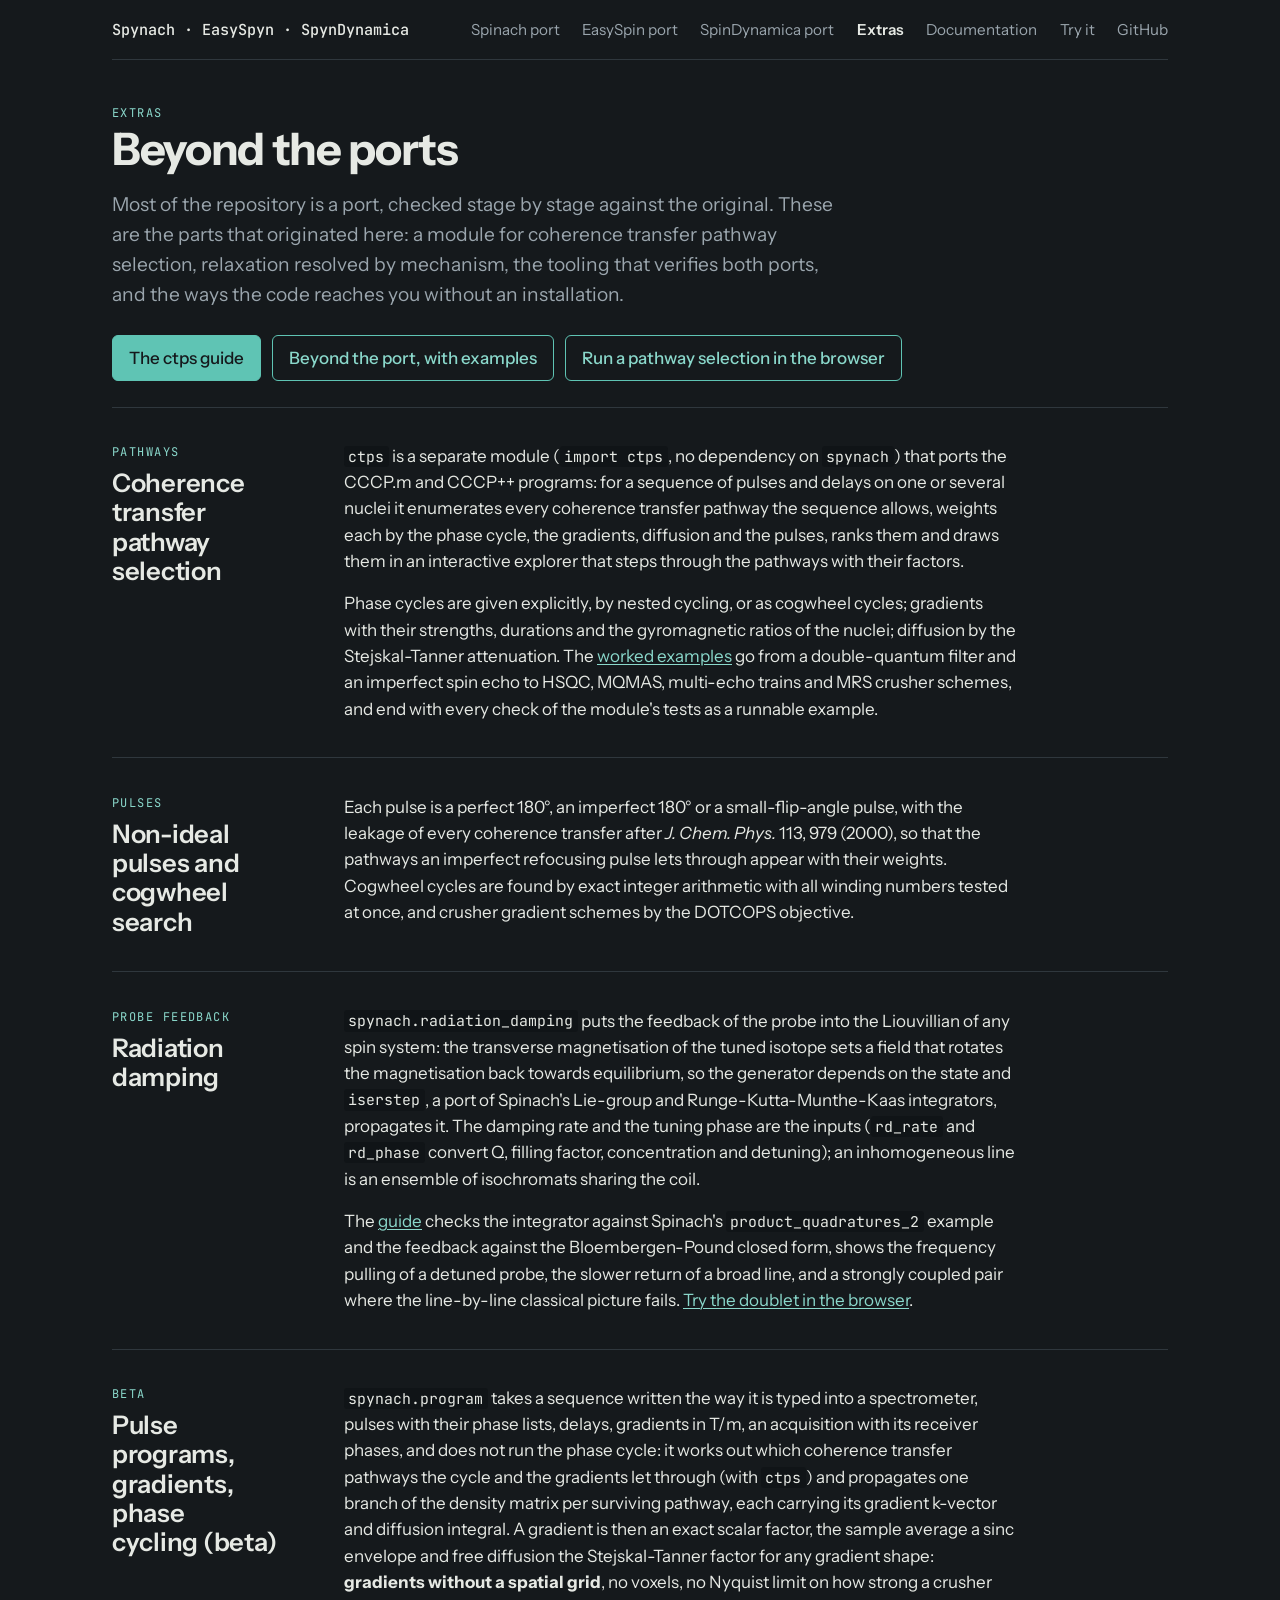
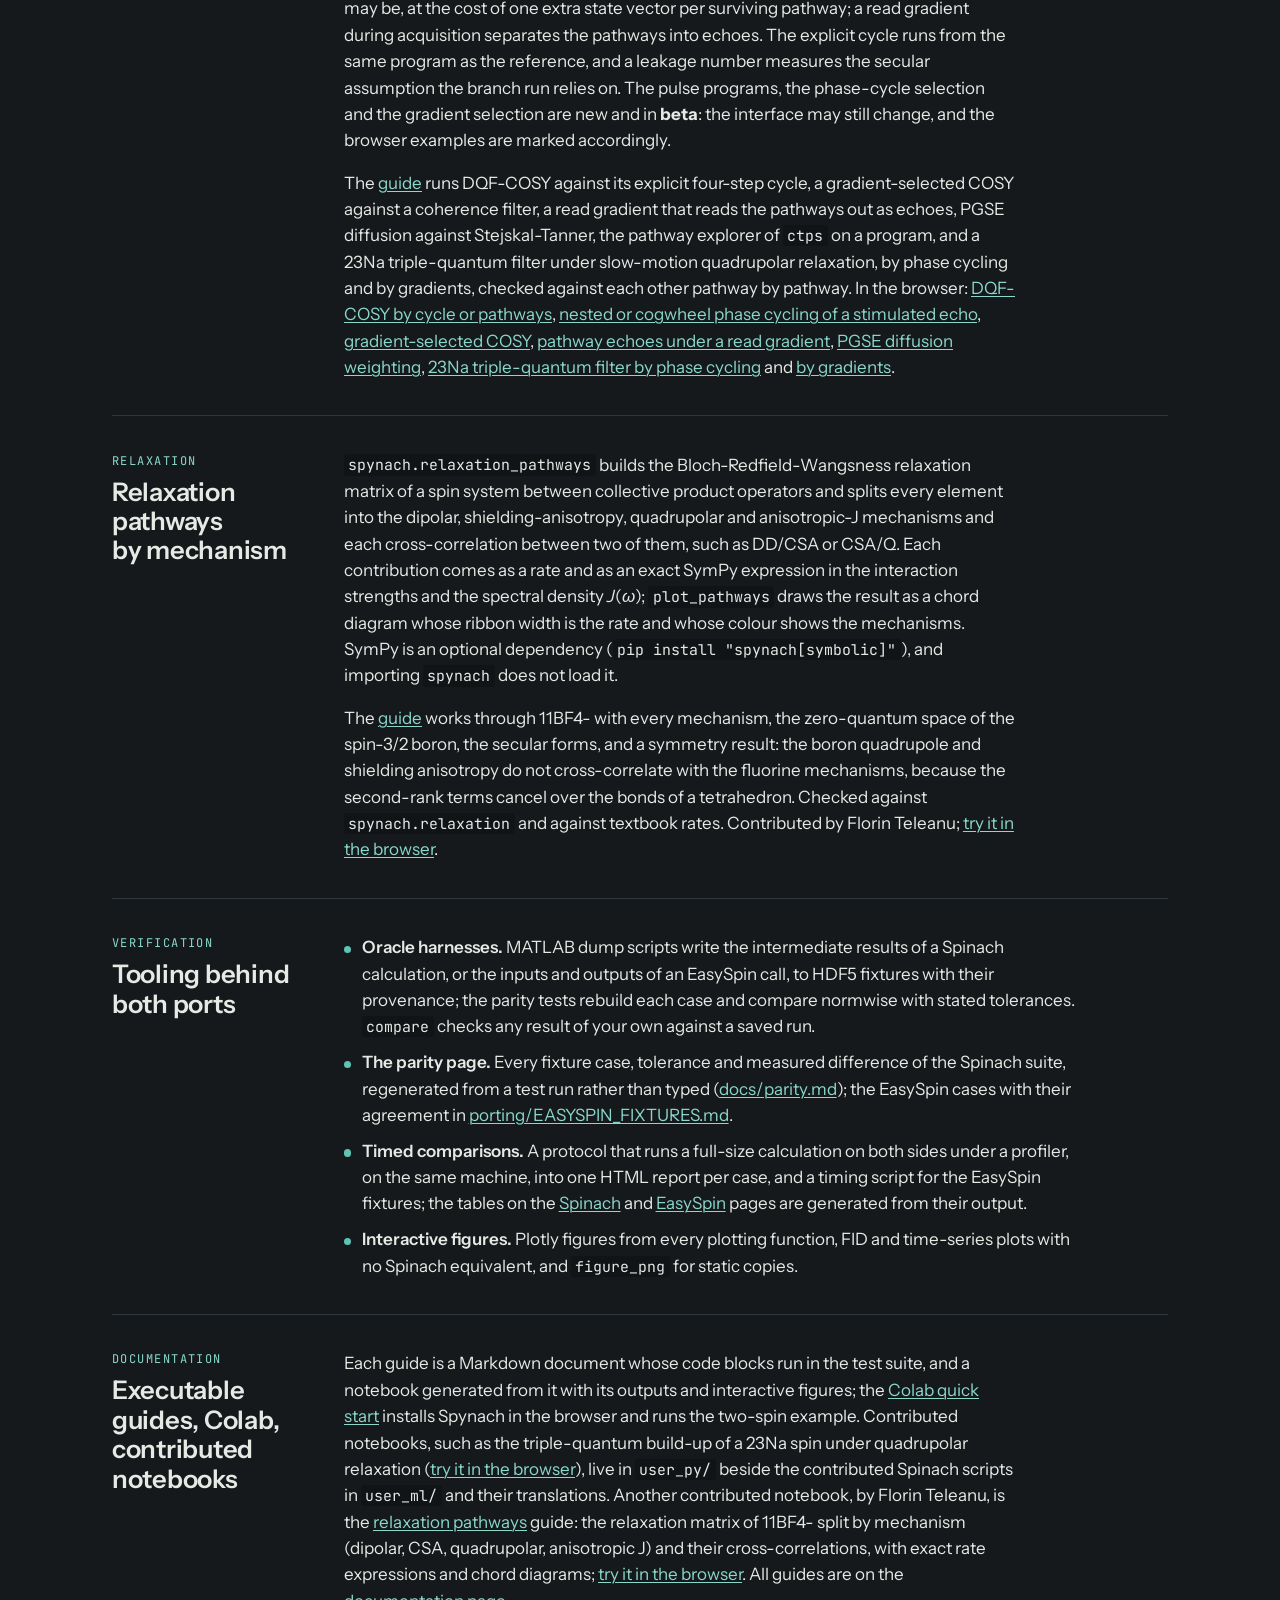
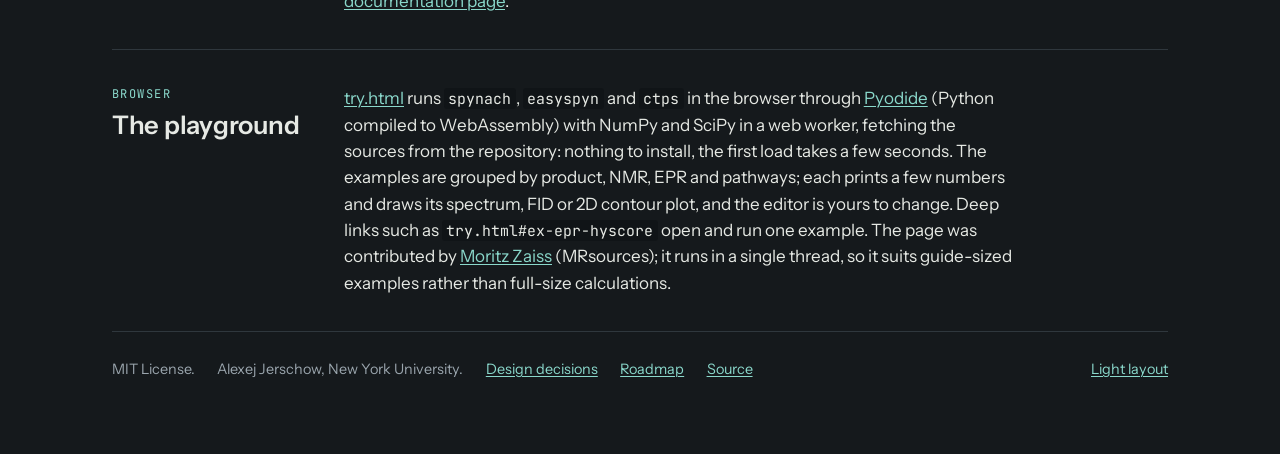
<file: extras.html>
<!doctype html>
<html lang="en">
<head>
<meta charset="utf-8">
<meta name="viewport" content="width=device-width, initial-scale=1, viewport-fit=cover">
<title>Spynach: extras</title>
<meta name="description" content="What originated in Spynach beyond the two ports: coherence transfer pathway selection with ctps, non-ideal pulses and cogwheel cycles, verification tooling, executable documentation and the browser playground.">
<!-- site:head -->
<link rel="icon" href="assets/favicon.svg" type="image/svg+xml">
<link rel="icon" href="assets/favicon-32.png" type="image/png" sizes="32x32">
<link rel="apple-touch-icon" href="assets/apple-touch-icon.png">
<meta property="og:type" content="website">
<meta property="og:site_name" content="Spynach">
<meta property="og:title" content="Spynach: extras">
<meta property="og:description" content="What originated in Spynach beyond the two ports: coherence transfer pathway selection with ctps, non-ideal pulses and cogwheel cycles, verification tooling, executable documentation and the browser playground.">
<meta property="og:url" content="https://ajerschow.github.io/spynach/extras.html">
<meta property="og:image" content="https://ajerschow.github.io/spynach/assets/social-card.png">
<meta property="og:image:width" content="1200">
<meta property="og:image:height" content="630">
<meta property="og:image:alt" content="Spynach: spin dynamics in Python, with a halftone spiral of coloured dots">
<meta name="twitter:card" content="summary_large_image">
<meta name="twitter:title" content="Spynach: extras">
<meta name="twitter:description" content="What originated in Spynach beyond the two ports: coherence transfer pathway selection with ctps, non-ideal pulses and cogwheel cycles, verification tooling, executable documentation and the browser playground.">
<meta name="twitter:image" content="https://ajerschow.github.io/spynach/assets/social-card.png">
<!-- /site:head -->
<link rel="preconnect" href="https://fonts.googleapis.com">
<link rel="preconnect" href="https://fonts.gstatic.com" crossorigin>
<link rel="stylesheet" href="https://fonts.googleapis.com/css2?family=Instrument+Sans:ital,wght@0,400;0,500;0,600;0,700;1,400&family=JetBrains+Mono:wght@400;500&display=swap">
<link rel="stylesheet" href="assets/site.css">
<script src="assets/theme.js"></script>
</head>
<body>
<div class="wrap">

<!-- site:nav -->
<nav class="top" aria-label="Site">
  <a class="brand" href="index.html">Spynach &middot; EasySpyn &middot; SpynDynamica</a>
  <a href="spinach.html">Spinach port</a>
  <a href="easyspin.html">EasySpin port</a>
  <a href="spindynamica.html">SpinDynamica port</a>
  <a href="extras.html" aria-current="page">Extras</a>
  <a href="docs.html">Documentation</a>
  <a href="try.html">Try it</a>
  <a href="https://github.com/ajerschow/spynach">GitHub</a>
</nav>
<!-- /site:nav -->

<div class="lede-page">
  <span class="eyebrow">Extras</span>
  <h1>Beyond the ports</h1>
  <p class="lede">Most of the repository is a port, checked stage by stage against the original. These are the parts that originated here: a module for coherence transfer pathway selection, relaxation resolved by mechanism, the tooling that verifies both ports, and the ways the code reaches you without an installation.</p>
  <div class="actions">
    <a class="btn primary" href="https://github.com/ajerschow/spynach/blob/main/docs/ctps.md">The ctps guide</a>
    <a class="btn" href="https://github.com/ajerschow/spynach/blob/main/docs/beyond-the-port.md">Beyond the port, with examples</a>
    <a class="btn" href="try.html#ex-ctps">Run a pathway selection in the browser</a>
  </div>
</div>

<section id="ctps">
  <header><span class="eyebrow">Pathways</span><h2>Coherence transfer pathway selection</h2></header>
  <div>
    <p><code>ctps</code> is a separate module (<code>import ctps</code>, no dependency on <code>spynach</code>) that ports the CCCP.m and CCCP++ programs: for a sequence of pulses and delays on one or several nuclei it enumerates every coherence transfer pathway the sequence allows, weights each by the phase cycle, the gradients, diffusion and the pulses, ranks them and draws them in an interactive explorer that steps through the pathways with their factors.</p>
    <p>Phase cycles are given explicitly, by nested cycling, or as cogwheel cycles; gradients with their strengths, durations and the gyromagnetic ratios of the nuclei; diffusion by the Stejskal-Tanner attenuation. The <a href="https://github.com/ajerschow/spynach/blob/main/docs/ctps-examples.md">worked examples</a> go from a double-quantum filter and an imperfect spin echo to HSQC, MQMAS, multi-echo trains and MRS crusher schemes, and end with every check of the module's tests as a runnable example.</p>
  </div>
</section>

<section id="pulses">
  <header><span class="eyebrow">Pulses</span><h2>Non-ideal pulses and cogwheel search</h2></header>
  <div>
    <p>Each pulse is a perfect 180°, an imperfect 180° or a small-flip-angle pulse, with the leakage of every coherence transfer after <i>J. Chem. Phys.</i> 113, 979 (2000), so that the pathways an imperfect refocusing pulse lets through appear with their weights. Cogwheel cycles are found by exact integer arithmetic with all winding numbers tested at once, and crusher gradient schemes by the DOTCOPS objective.</p>
  </div>
</section>

<section id="radiation-damping">
  <header><span class="eyebrow">Probe feedback</span><h2>Radiation damping</h2></header>
  <div>
    <p><code>spynach.radiation_damping</code> puts the feedback of the probe into the Liouvillian of any spin system: the transverse magnetisation of the tuned isotope sets a field that rotates the magnetisation back towards equilibrium, so the generator depends on the state and <code>iserstep</code>, a port of Spinach's Lie-group and Runge-Kutta-Munthe-Kaas integrators, propagates it. The damping rate and the tuning phase are the inputs (<code>rd_rate</code> and <code>rd_phase</code> convert Q, filling factor, concentration and detuning); an inhomogeneous line is an ensemble of isochromats sharing the coil.</p>
    <p>The <a href="https://github.com/ajerschow/spynach/blob/main/docs/radiation-damping.md">guide</a> checks the integrator against Spinach's <code>product_quadratures_2</code> example and the feedback against the Bloembergen-Pound closed form, shows the frequency pulling of a detuned probe, the slower return of a broad line, and a strongly coupled pair where the line-by-line classical picture fails. <a href="try.html#ex-rd">Try the doublet in the browser</a>.</p>
  </div>
</section>

<section id="pulse-programs">
  <header><span class="eyebrow">Beta</span><h2>Pulse programs, gradients, phase cycling (beta)</h2></header>
  <div>
    <p><code>spynach.program</code> takes a sequence written the way it is typed into a spectrometer, pulses with their phase lists, delays, gradients in T/m, an acquisition with its receiver phases, and does not run the phase cycle: it works out which coherence transfer pathways the cycle and the gradients let through (with <code>ctps</code>) and propagates one branch of the density matrix per surviving pathway, each carrying its gradient k-vector and diffusion integral. A gradient is then an exact scalar factor, the sample average a sinc envelope and free diffusion the Stejskal-Tanner factor for any gradient shape: <b>gradients without a spatial grid</b>, no voxels, no Nyquist limit on how strong a crusher may be, at the cost of one extra state vector per surviving pathway; a read gradient during acquisition separates the pathways into echoes. The explicit cycle runs from the same program as the reference, and a leakage number measures the secular assumption the branch run relies on. The pulse programs, the phase-cycle selection and the gradient selection are new and in <b>beta</b>: the interface may still change, and the browser examples are marked accordingly.</p>
    <p>The <a href="https://github.com/ajerschow/spynach/blob/main/docs/pulse-programs.md">guide</a> runs DQF-COSY against its explicit four-step cycle, a gradient-selected COSY against a coherence filter, a read gradient that reads the pathways out as echoes, PGSE diffusion against Stejskal-Tanner, the pathway explorer of <code>ctps</code> on a program, and a 23Na triple-quantum filter under slow-motion quadrupolar relaxation, by phase cycling and by gradients, checked against each other pathway by pathway. In the browser: <a href="try.html#ex-dqf-cosy">DQF-COSY by cycle or pathways</a>, <a href="try.html#ex-phase-cycle">nested or cogwheel phase cycling of a stimulated echo</a>, <a href="try.html#ex-gcosy">gradient-selected COSY</a>, <a href="try.html#ex-pathway-echoes">pathway echoes under a read gradient</a>, <a href="try.html#ex-pgse">PGSE diffusion weighting</a>, <a href="try.html#ex-na23-tqf-cycle">23Na triple-quantum filter by phase cycling</a> and <a href="try.html#ex-na23-tqf-gradients">by gradients</a>.</p>
  </div>
</section>

<section id="relaxation">
  <header><span class="eyebrow">Relaxation</span><h2>Relaxation pathways by mechanism</h2></header>
  <div>
    <p><code>spynach.relaxation_pathways</code> builds the Bloch-Redfield-Wangsness relaxation matrix of a spin system between collective product operators and splits every element into the dipolar, shielding-anisotropy, quadrupolar and anisotropic-J mechanisms and each cross-correlation between two of them, such as DD/CSA or CSA/Q. Each contribution comes as a rate and as an exact SymPy expression in the interaction strengths and the spectral density <i>J</i>(<i>&omega;</i>); <code>plot_pathways</code> draws the result as a chord diagram whose ribbon width is the rate and whose colour shows the mechanisms. SymPy is an optional dependency (<code>pip install "spynach[symbolic]"</code>), and importing <code>spynach</code> does not load it.</p>
    <p>The <a href="https://github.com/ajerschow/spynach/blob/main/docs/relaxation-pathways.md">guide</a> works through 11BF4- with every mechanism, the zero-quantum space of the spin-3/2 boron, the secular forms, and a symmetry result: the boron quadrupole and shielding anisotropy do not cross-correlate with the fluorine mechanisms, because the second-rank terms cancel over the bonds of a tetrahedron. Checked against <code>spynach.relaxation</code> and against textbook rates. Contributed by Florin Teleanu; <a href="try.html#ex-pathways">try it in the browser</a>.</p>
  </div>
</section>

<section id="verification">
  <header><span class="eyebrow">Verification</span><h2>Tooling behind both ports</h2></header>
  <div>
    <ul class="plain">
      <li><b>Oracle harnesses.</b> MATLAB dump scripts write the intermediate results of a Spinach calculation, or the inputs and outputs of an EasySpin call, to HDF5 fixtures with their provenance; the parity tests rebuild each case and compare normwise with stated tolerances. <code>compare</code> checks any result of your own against a saved run.</li>
      <li><b>The parity page.</b> Every fixture case, tolerance and measured difference of the Spinach suite, regenerated from a test run rather than typed (<a href="https://github.com/ajerschow/spynach/blob/main/docs/parity.md">docs/parity.md</a>); the EasySpin cases with their agreement in <a href="https://github.com/ajerschow/spynach/blob/main/porting/EASYSPIN_FIXTURES.md">porting/EASYSPIN_FIXTURES.md</a>.</li>
      <li><b>Timed comparisons.</b> A protocol that runs a full-size calculation on both sides under a profiler, on the same machine, into one HTML report per case, and a timing script for the EasySpin fixtures; the tables on the <a href="spinach.html#timing">Spinach</a> and <a href="easyspin.html#timing">EasySpin</a> pages are generated from their output.</li>
      <li><b>Interactive figures.</b> Plotly figures from every plotting function, FID and time-series plots with no Spinach equivalent, and <code>figure_png</code> for static copies.</li>
    </ul>
  </div>
</section>

<section id="docs">
  <header><span class="eyebrow">Documentation</span><h2>Executable guides, Colab, contributed notebooks</h2></header>
  <div>
    <p>Each guide is a Markdown document whose code blocks run in the test suite, and a notebook generated from it with its outputs and interactive figures; the <a href="https://colab.research.google.com/github/ajerschow/spynach/blob/main/docs/colab/quick-start.ipynb">Colab quick start</a> installs Spynach in the browser and runs the two-spin example. Contributed notebooks, such as the triple-quantum build-up of a 23Na spin under quadrupolar relaxation (<a href="try.html#ex-na23-tqf">try it in the browser</a>), live in <code>user_py/</code> beside the contributed Spinach scripts in <code>user_ml/</code> and their translations. Another contributed notebook, by Florin Teleanu, is the <a href="https://nbviewer.org/github/ajerschow/spynach/blob/main/docs/notebooks/relaxation-pathways.ipynb">relaxation pathways</a> guide: the relaxation matrix of 11BF4- split by mechanism (dipolar, CSA, quadrupolar, anisotropic J) and their cross-correlations, with exact rate expressions and chord diagrams; <a href="try.html#ex-pathways">try it in the browser</a>. All guides are on the <a href="docs.html">documentation page</a>.</p>
  </div>
</section>

<section id="browser">
  <header><span class="eyebrow">Browser</span><h2>The playground</h2></header>
  <div>
    <p><a href="try.html">try.html</a> runs <code>spynach</code>, <code>easyspyn</code> and <code>ctps</code> in the browser through <a href="https://pyodide.org/">Pyodide</a> (Python compiled to WebAssembly) with NumPy and SciPy in a web worker, fetching the sources from the repository: nothing to install, the first load takes a few seconds. The examples are grouped by product, NMR, EPR and pathways; each prints a few numbers and draws its spectrum, FID or 2D contour plot, and the editor is yours to change. Deep links such as <code>try.html#ex-epr-hyscore</code> open and run one example. The page was contributed by <a href="https://github.com/mzaiss">Moritz Zaiss</a> (MRsources); it runs in a single thread, so it suits guide-sized examples rather than full-size calculations.</p>
  </div>
</section>

<footer>
  <span>MIT License.</span>
  <span>Alexej Jerschow, New York University.</span>
  <a href="https://github.com/ajerschow/spynach/blob/main/HANDOFF.md">Design decisions</a>
  <a href="https://github.com/ajerschow/spynach/blob/main/porting/ROADMAP.md">Roadmap</a>
  <a href="https://github.com/ajerschow/spynach">Source</a>
</footer>

</div>
</body>
</html>
</file>
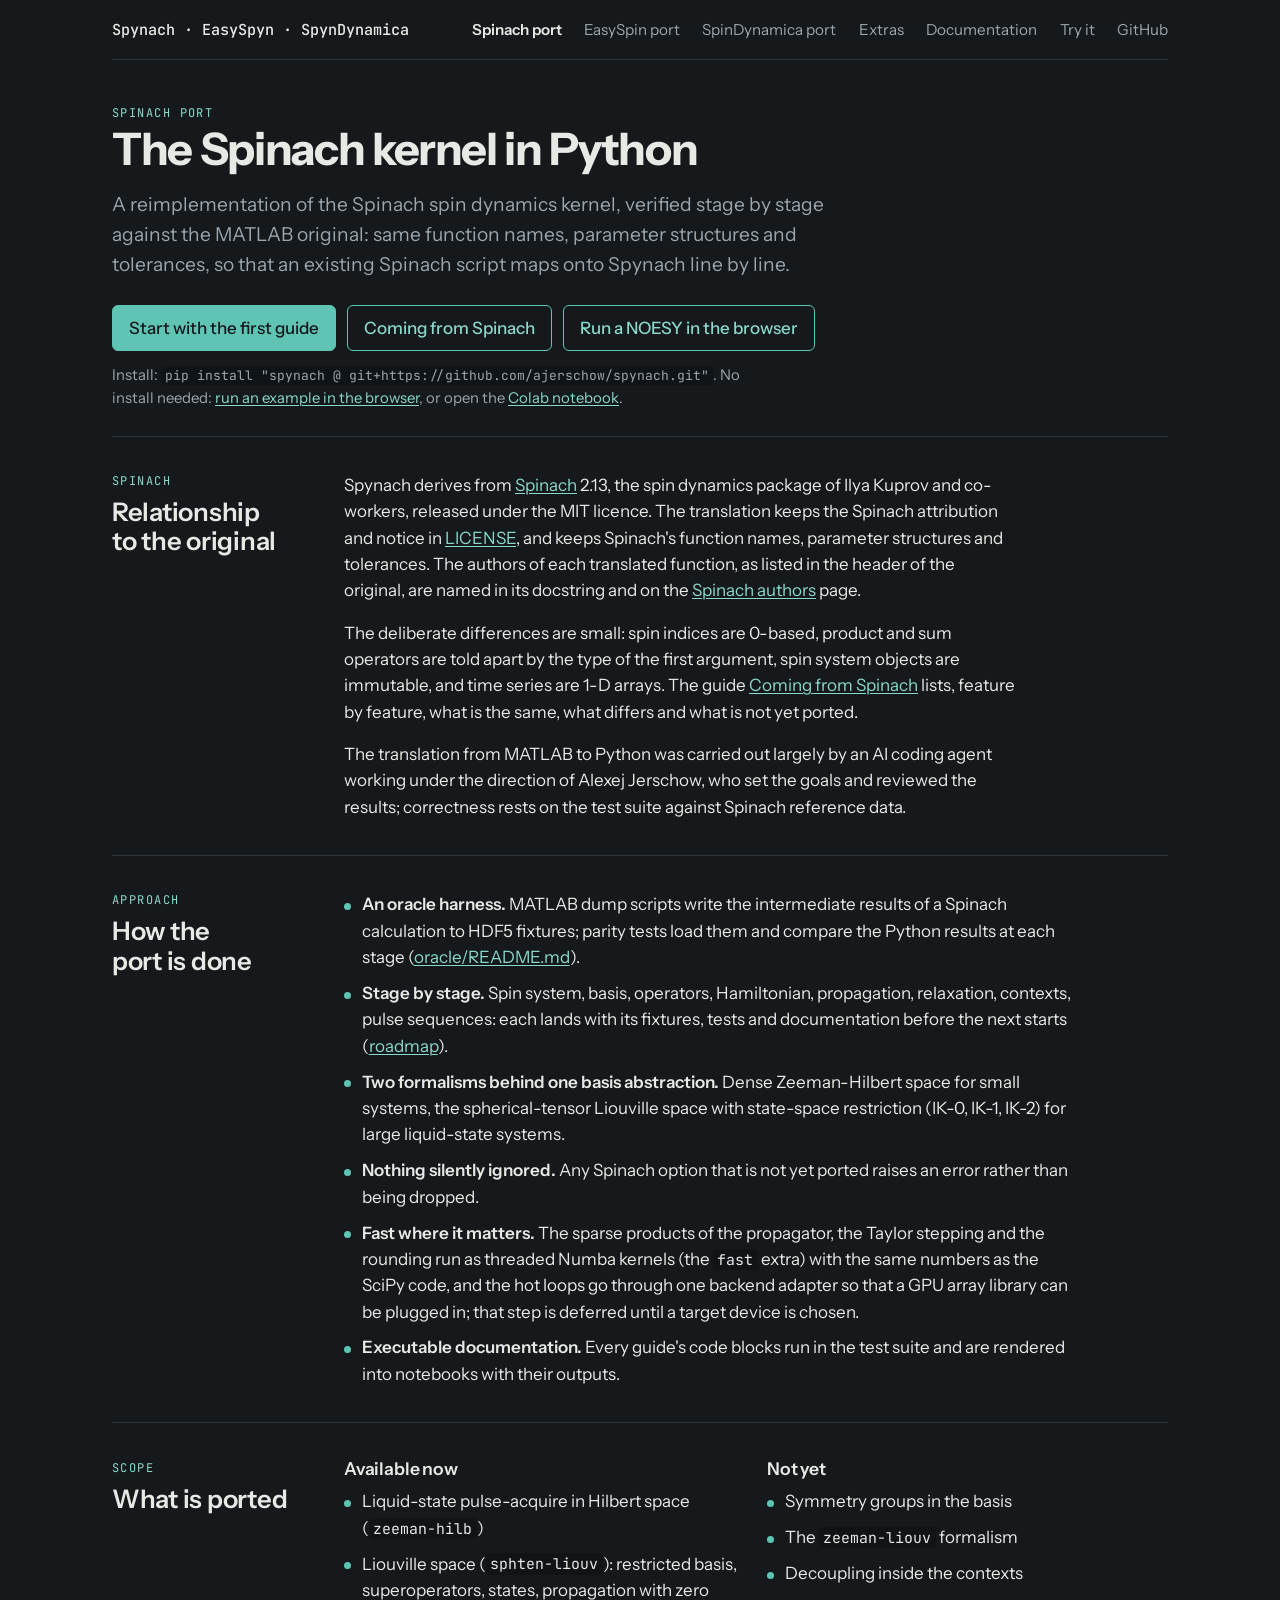
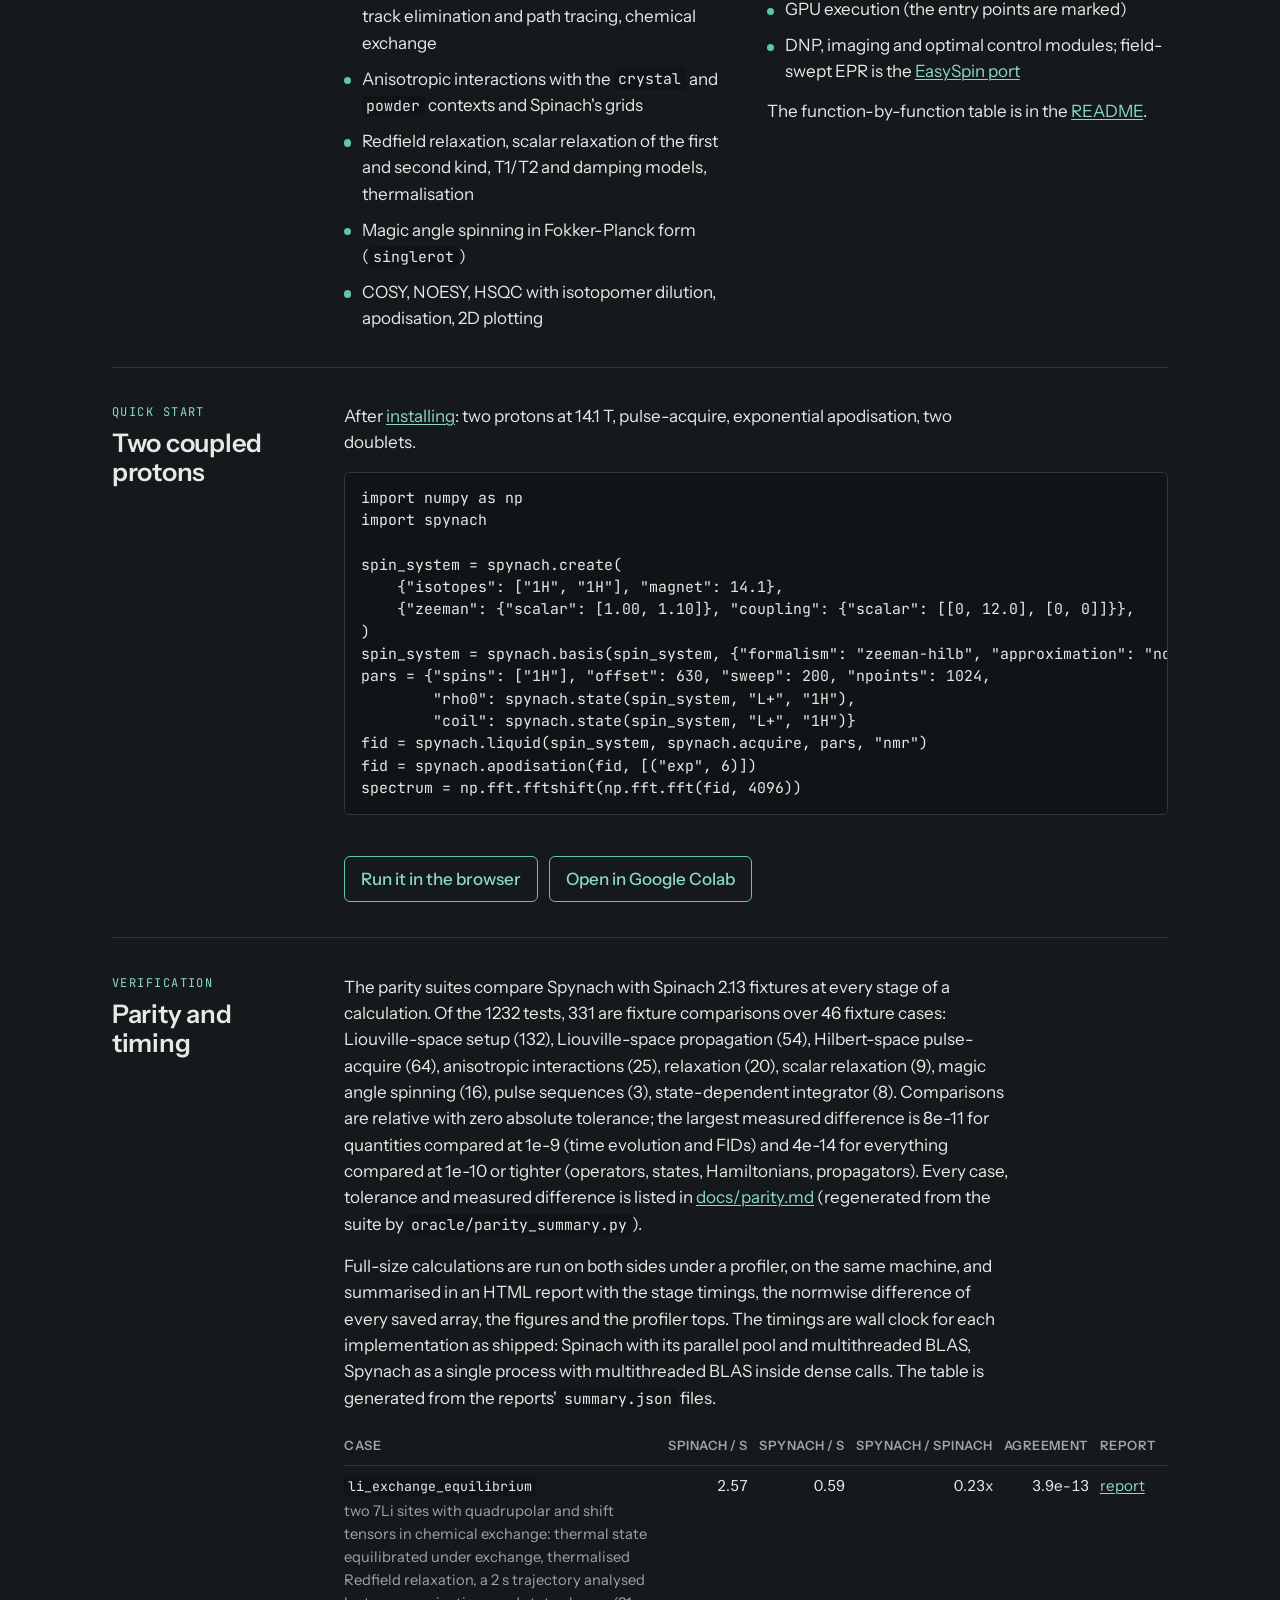
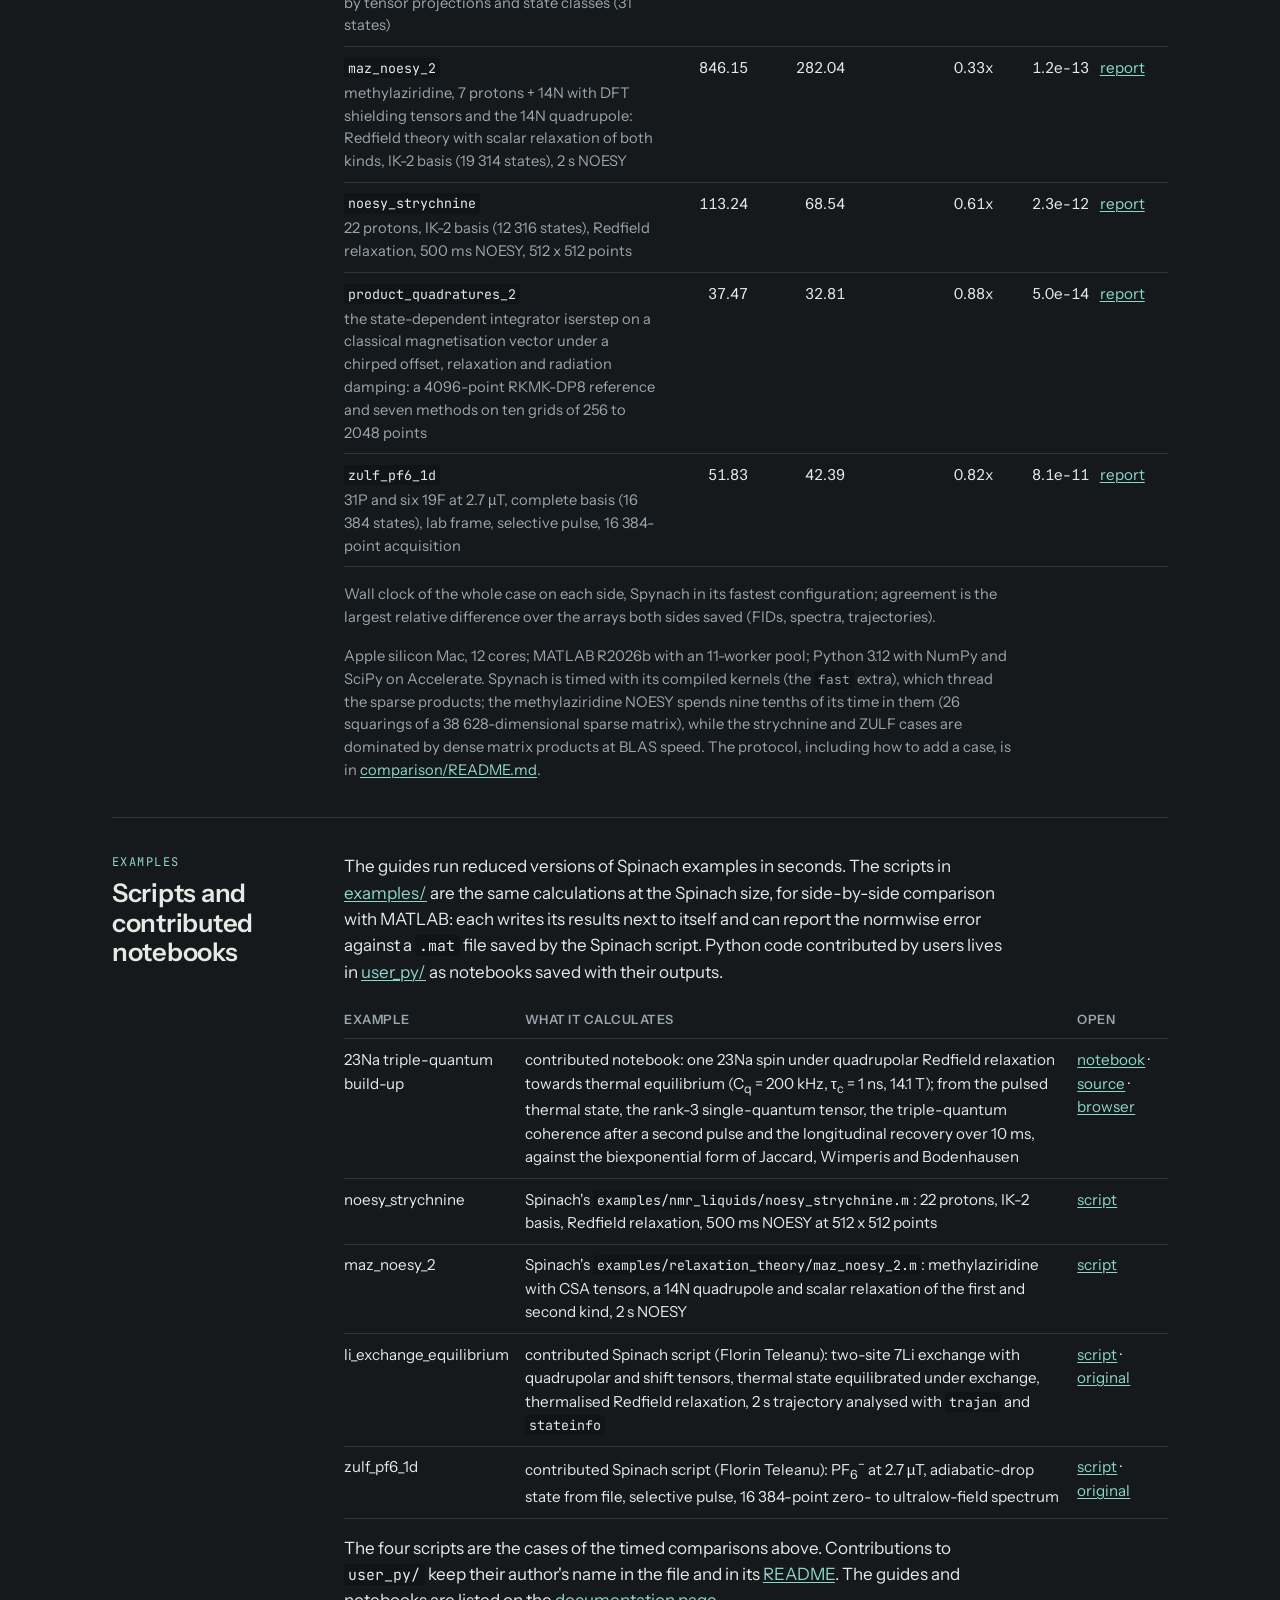
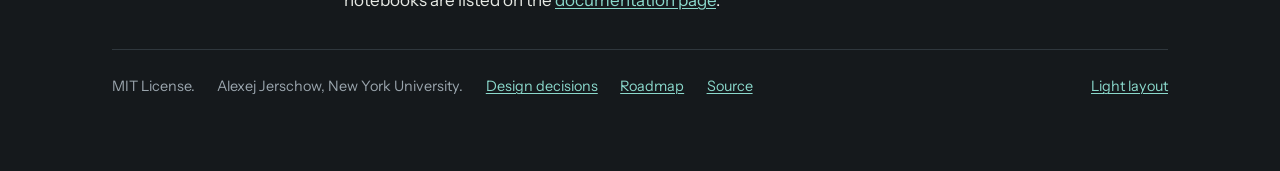
<file: spinach.html>
<!doctype html>
<html lang="en">
<head>
<meta charset="utf-8">
<meta name="viewport" content="width=device-width, initial-scale=1, viewport-fit=cover">
<title>Spynach: the Spinach port</title>
<meta name="description" content="A Python reimplementation of the Spinach spin dynamics kernel, verified stage by stage against the MATLAB original, with timing comparisons on full-size calculations.">
<!-- site:head -->
<link rel="icon" href="assets/favicon.svg" type="image/svg+xml">
<link rel="icon" href="assets/favicon-32.png" type="image/png" sizes="32x32">
<link rel="apple-touch-icon" href="assets/apple-touch-icon.png">
<meta property="og:type" content="website">
<meta property="og:site_name" content="Spynach">
<meta property="og:title" content="Spynach: the Spinach port">
<meta property="og:description" content="A Python reimplementation of the Spinach spin dynamics kernel, verified stage by stage against the MATLAB original, with timing comparisons on full-size calculations.">
<meta property="og:url" content="https://ajerschow.github.io/spynach/spinach.html">
<meta property="og:image" content="https://ajerschow.github.io/spynach/assets/social-card.png">
<meta property="og:image:width" content="1200">
<meta property="og:image:height" content="630">
<meta property="og:image:alt" content="Spynach: spin dynamics in Python, with a halftone spiral of coloured dots">
<meta name="twitter:card" content="summary_large_image">
<meta name="twitter:title" content="Spynach: the Spinach port">
<meta name="twitter:description" content="A Python reimplementation of the Spinach spin dynamics kernel, verified stage by stage against the MATLAB original, with timing comparisons on full-size calculations.">
<meta name="twitter:image" content="https://ajerschow.github.io/spynach/assets/social-card.png">
<!-- /site:head -->
<link rel="preconnect" href="https://fonts.googleapis.com">
<link rel="preconnect" href="https://fonts.gstatic.com" crossorigin>
<link rel="stylesheet" href="https://fonts.googleapis.com/css2?family=Instrument+Sans:ital,wght@0,400;0,500;0,600;0,700;1,400&family=JetBrains+Mono:wght@400;500&display=swap">
<link rel="stylesheet" href="assets/site.css">
<script src="assets/theme.js"></script>
</head>
<body>
<div class="wrap">

<!-- site:nav -->
<nav class="top" aria-label="Site">
  <a class="brand" href="index.html">Spynach &middot; EasySpyn &middot; SpynDynamica</a>
  <a href="spinach.html" aria-current="page">Spinach port</a>
  <a href="easyspin.html">EasySpin port</a>
  <a href="spindynamica.html">SpinDynamica port</a>
  <a href="extras.html">Extras</a>
  <a href="docs.html">Documentation</a>
  <a href="try.html">Try it</a>
  <a href="https://github.com/ajerschow/spynach">GitHub</a>
</nav>
<!-- /site:nav -->

<div class="lede-page">
  <span class="eyebrow">Spinach port</span>
  <h1>The Spinach kernel in Python</h1>
  <p class="lede">A reimplementation of the Spinach spin dynamics kernel, verified stage by stage against the MATLAB original: same function names, parameter structures and tolerances, so that an existing Spinach script maps onto Spynach line by line.</p>
  <div class="actions">
    <a class="btn primary" href="https://github.com/ajerschow/spynach/blob/main/docs/hilbert-space.md">Start with the first guide</a>
    <a class="btn" href="https://github.com/ajerschow/spynach/blob/main/docs/coming-from-spinach.md">Coming from Spinach</a>
    <a class="btn" href="try.html#ex-noesy">Run a NOESY in the browser</a>
  </div>
  <p class="quick-line">Install: <code>pip install "spynach @ git+https://github.com/ajerschow/spynach.git"</code>. No install needed: <a href="try.html#ex-ab">run an example in the browser</a>, or open the <a href="https://colab.research.google.com/github/ajerschow/spynach/blob/main/docs/colab/quick-start.ipynb">Colab notebook</a>.</p>
</div>

<section id="spinach">
  <header><span class="eyebrow">Spinach</span><h2>Relationship to the original</h2></header>
  <div>
    <p>Spynach derives from <a href="https://spindynamics.org">Spinach</a> 2.13, the spin dynamics package of Ilya Kuprov and co-workers, released under the MIT licence. The translation keeps the Spinach attribution and notice in <a href="https://github.com/ajerschow/spynach/blob/main/LICENSE">LICENSE</a>, and keeps Spinach's function names, parameter structures and tolerances. The authors of each translated function, as listed in the header of the original, are named in its docstring and on the <a href="https://github.com/ajerschow/spynach/blob/main/docs/spinach-credits.md">Spinach authors</a> page.</p>
    <p>The deliberate differences are small: spin indices are 0-based, product and sum operators are told apart by the type of the first argument, spin system objects are immutable, and time series are 1-D arrays. The guide <a href="https://github.com/ajerschow/spynach/blob/main/docs/coming-from-spinach.md">Coming from Spinach</a> lists, feature by feature, what is the same, what differs and what is not yet ported.</p>
    <p>The translation from MATLAB to Python was carried out largely by an AI coding agent working under the direction of Alexej Jerschow, who set the goals and reviewed the results; correctness rests on the test suite against Spinach reference data.</p>
  </div>
</section>

<section id="approach">
  <header><span class="eyebrow">Approach</span><h2>How the port is done</h2></header>
  <div>
    <ul class="plain">
      <li><b>An oracle harness.</b> MATLAB dump scripts write the intermediate results of a Spinach calculation to HDF5 fixtures; parity tests load them and compare the Python results at each stage (<a href="https://github.com/ajerschow/spynach/blob/main/oracle/README.md">oracle/README.md</a>).</li>
      <li><b>Stage by stage.</b> Spin system, basis, operators, Hamiltonian, propagation, relaxation, contexts, pulse sequences: each lands with its fixtures, tests and documentation before the next starts (<a href="https://github.com/ajerschow/spynach/blob/main/porting/ROADMAP.md">roadmap</a>).</li>
      <li><b>Two formalisms behind one basis abstraction.</b> Dense Zeeman-Hilbert space for small systems, the spherical-tensor Liouville space with state-space restriction (IK-0, IK-1, IK-2) for large liquid-state systems.</li>
      <li><b>Nothing silently ignored.</b> Any Spinach option that is not yet ported raises an error rather than being dropped.</li>
      <li><b>Fast where it matters.</b> The sparse products of the propagator, the Taylor stepping and the rounding run as threaded Numba kernels (the <code>fast</code> extra) with the same numbers as the SciPy code, and the hot loops go through one backend adapter so that a GPU array library can be plugged in; that step is deferred until a target device is chosen.</li>
      <li><b>Executable documentation.</b> Every guide's code blocks run in the test suite and are rendered into notebooks with their outputs.</li>
    </ul>
  </div>
</section>

<section id="scope">
  <header><span class="eyebrow">Scope</span><h2>What is ported</h2></header>
  <div>
    <div class="two">
      <div>
        <h3>Available now</h3>
        <ul class="plain" style="margin-top:0.6rem">
          <li>Liquid-state pulse-acquire in Hilbert space (<code>zeeman-hilb</code>)</li>
          <li>Liouville space (<code>sphten-liouv</code>): restricted basis, superoperators, states, propagation with zero track elimination and path tracing, chemical exchange</li>
          <li>Anisotropic interactions with the <code>crystal</code> and <code>powder</code> contexts and Spinach's grids</li>
          <li>Redfield relaxation, scalar relaxation of the first and second kind, T1/T2 and damping models, thermalisation</li>
          <li>Magic angle spinning in Fokker-Planck form (<code>singlerot</code>)</li>
          <li>COSY, NOESY, HSQC with isotopomer dilution, apodisation, 2D plotting</li>
        </ul>
      </div>
      <div>
        <h3>Not yet</h3>
        <ul class="plain" style="margin-top:0.6rem">
          <li>Symmetry groups in the basis</li>
          <li>The <code>zeeman-liouv</code> formalism</li>
          <li>Decoupling inside the contexts</li>
          <li>GPU execution (the entry points are marked)</li>
          <li>DNP, imaging and optimal control modules; field-swept EPR is the <a href="easyspin.html">EasySpin port</a></li>
        </ul>
        <p style="margin-top:0.8rem">The function-by-function table is in the <a href="https://github.com/ajerschow/spynach/blob/main/README.md#status">README</a>.</p>
      </div>
    </div>
  </div>
</section>

<section id="quick-start">
  <header><span class="eyebrow">Quick start</span><h2>Two coupled protons</h2></header>
  <div>
    <p>After <a href="index.html#install">installing</a>: two protons at 14.1 T, pulse-acquire, exponential apodisation, two doublets.</p>
<pre><code>import numpy as np
import spynach

spin_system = spynach.create(
    {"isotopes": ["1H", "1H"], "magnet": 14.1},
    {"zeeman": {"scalar": [1.00, 1.10]}, "coupling": {"scalar": [[0, 12.0], [0, 0]]}},
)
spin_system = spynach.basis(spin_system, {"formalism": "zeeman-hilb", "approximation": "none"})
pars = {"spins": ["1H"], "offset": 630, "sweep": 200, "npoints": 1024,
        "rho0": spynach.state(spin_system, "L+", "1H"),
        "coil": spynach.state(spin_system, "L+", "1H")}
fid = spynach.liquid(spin_system, spynach.acquire, pars, "nmr")
fid = spynach.apodisation(fid, [("exp", 6)])
spectrum = np.fft.fftshift(np.fft.fft(fid, 4096))</code></pre>
    <div class="actions">
      <a class="btn" href="try.html#ex-ab">Run it in the browser</a>
      <a class="btn" href="https://colab.research.google.com/github/ajerschow/spynach/blob/main/docs/colab/quick-start.ipynb">Open in Google Colab</a>
    </div>
  </div>
</section>

<section id="timing">
  <header><span class="eyebrow">Verification</span><h2>Parity and timing</h2></header>
  <div>
    <!-- parity-summary --><p>The parity suites compare Spynach with Spinach 2.13 fixtures at every stage of a calculation. Of the 1232 tests, 331 are fixture comparisons over 46 fixture cases: Liouville-space setup (132), Liouville-space propagation (54), Hilbert-space pulse-acquire (64), anisotropic interactions (25), relaxation (20), scalar relaxation (9), magic angle spinning (16), pulse sequences (3), state-dependent integrator (8). Comparisons are relative with zero absolute tolerance; the largest measured difference is 8e-11 for quantities compared at 1e-9 (time evolution and FIDs) and 4e-14 for everything compared at 1e-10 or tighter (operators, states, Hamiltonians, propagators). Every case, tolerance and measured difference is listed in <a href="https://github.com/ajerschow/spynach/blob/main/docs/parity.md">docs/parity.md</a> (regenerated from the suite by <code>oracle/parity_summary.py</code>).</p><!-- /parity-summary -->
    <p>Full-size calculations are run on both sides under a profiler, on the same machine, and summarised in an HTML report with the stage timings, the normwise difference of every saved array, the figures and the profiler tops. The timings are wall clock for each implementation as shipped: Spinach with its parallel pool and multithreaded BLAS, Spynach as a single process with multithreaded BLAS inside dense calls. The table is generated from the reports' <code>summary.json</code> files.</p>
    <!-- site:timing-spinach -->
<div class="scroll"><table class="timing">
<thead><tr><th>Case</th><th class="num">Spinach / s</th><th class="num">Spynach / s</th><th class="num">Spynach / Spinach</th><th class="num">Agreement</th><th>Report</th></tr></thead>
<tbody>
<tr><td><code>li_exchange_equilibrium</code><br><span class="note">two 7Li sites with quadrupolar and shift tensors in chemical exchange: thermal state equilibrated under exchange, thermalised Redfield relaxation, a 2 s trajectory analysed by tensor projections and state classes (31 states)</span></td><td class="num">2.57</td><td class="num">0.59</td><td class="num">0.23x</td><td class="num">3.9e-13</td><td class="links"><a href="comparison/runs/li_exchange_equilibrium/report.html">report</a></td></tr>
<tr><td><code>maz_noesy_2</code><br><span class="note">methylaziridine, 7 protons + 14N with DFT shielding tensors and the 14N quadrupole: Redfield theory with scalar relaxation of both kinds, IK-2 basis (19 314 states), 2 s NOESY</span></td><td class="num">846.15</td><td class="num">282.04</td><td class="num">0.33x</td><td class="num">1.2e-13</td><td class="links"><a href="comparison/runs/maz_noesy_2-numba/report.html">report</a></td></tr>
<tr><td><code>noesy_strychnine</code><br><span class="note">22 protons, IK-2 basis (12 316 states), Redfield relaxation, 500 ms NOESY, 512 x 512 points</span></td><td class="num">113.24</td><td class="num">68.54</td><td class="num">0.61x</td><td class="num">2.3e-12</td><td class="links"><a href="comparison/runs/noesy_strychnine-numba/report.html">report</a></td></tr>
<tr><td><code>product_quadratures_2</code><br><span class="note">the state-dependent integrator iserstep on a classical magnetisation vector under a chirped offset, relaxation and radiation damping: a 4096-point RKMK-DP8 reference and seven methods on ten grids of 256 to 2048 points</span></td><td class="num">37.47</td><td class="num">32.81</td><td class="num">0.88x</td><td class="num">5.0e-14</td><td class="links"><a href="comparison/runs/product_quadratures_2/report.html">report</a></td></tr>
<tr><td><code>zulf_pf6_1d</code><br><span class="note">31P and six 19F at 2.7 µT, complete basis (16 384 states), lab frame, selective pulse, 16 384-point acquisition</span></td><td class="num">51.83</td><td class="num">42.39</td><td class="num">0.82x</td><td class="num">8.1e-11</td><td class="links"><a href="comparison/runs/zulf_pf6_1d-numba/report.html">report</a></td></tr>
</tbody></table></div>
<p class="note">Wall clock of the whole case on each side, Spynach in its fastest configuration; agreement is the largest relative difference over the arrays both sides saved (FIDs, spectra, trajectories).</p>
<!-- /site:timing-spinach -->
    <p class="note">Apple silicon Mac, 12 cores; MATLAB R2026b with an 11-worker pool; Python 3.12 with NumPy and SciPy on Accelerate. Spynach is timed with its compiled kernels (the <code>fast</code> extra), which thread the sparse products; the methylaziridine NOESY spends nine tenths of its time in them (26 squarings of a 38 628-dimensional sparse matrix), while the strychnine and ZULF cases are dominated by dense matrix products at BLAS speed. The protocol, including how to add a case, is in <a href="https://github.com/ajerschow/spynach/blob/main/comparison/README.md">comparison/README.md</a>.</p>
  </div>
</section>

<section id="examples">
  <header><span class="eyebrow">Examples</span><h2>Scripts and contributed notebooks</h2></header>
  <div>
    <p>The guides run reduced versions of Spinach examples in seconds. The scripts in <a href="https://github.com/ajerschow/spynach/tree/main/examples">examples/</a> are the same calculations at the Spinach size, for side-by-side comparison with MATLAB: each writes its results next to itself and can report the normwise error against a <code>.mat</code> file saved by the Spinach script. Python code contributed by users lives in <a href="https://github.com/ajerschow/spynach/tree/main/user_py">user_py/</a> as notebooks saved with their outputs.</p>
    <div class="scroll">
    <table>
      <thead><tr><th>Example</th><th>What it calculates</th><th>Open</th></tr></thead>
      <tbody>
        <tr><td>23Na triple-quantum build-up</td><td>contributed notebook: one 23Na spin under quadrupolar Redfield relaxation towards thermal equilibrium (C<sub>q</sub> = 200 kHz, τ<sub>c</sub> = 1 ns, 14.1 T); from the pulsed thermal state, the rank-3 single-quantum tensor, the triple-quantum coherence after a second pulse and the longitudinal recovery over 10 ms, against the biexponential form of Jaccard, Wimperis and Bodenhausen</td><td class="links"><a href="https://nbviewer.org/github/ajerschow/spynach/blob/main/user_py/na23_tqf_buildup.ipynb">notebook</a> · <a href="https://github.com/ajerschow/spynach/blob/main/user_py/na23_tqf_buildup.ipynb">source</a> · <a href="try.html#ex-na23-tqf">browser</a></td></tr>
        <tr><td>noesy_strychnine</td><td>Spinach's <code>examples/nmr_liquids/noesy_strychnine.m</code>: 22 protons, IK-2 basis, Redfield relaxation, 500 ms NOESY at 512 x 512 points</td><td class="links"><a href="https://github.com/ajerschow/spynach/blob/main/examples/nmr_liquids/noesy_strychnine.py">script</a></td></tr>
        <tr><td>maz_noesy_2</td><td>Spinach's <code>examples/relaxation_theory/maz_noesy_2.m</code>: methylaziridine with CSA tensors, a 14N quadrupole and scalar relaxation of the first and second kind, 2 s NOESY</td><td class="links"><a href="https://github.com/ajerschow/spynach/blob/main/examples/relaxation_theory/maz_noesy_2.py">script</a></td></tr>
        <tr><td>li_exchange_equilibrium</td><td>contributed Spinach script (Florin Teleanu): two-site 7Li exchange with quadrupolar and shift tensors, thermal state equilibrated under exchange, thermalised Redfield relaxation, 2 s trajectory analysed with <code>trajan</code> and <code>stateinfo</code></td><td class="links"><a href="https://github.com/ajerschow/spynach/blob/main/examples/user_ml/li_exchange_equilibrium.py">script</a> · <a href="https://github.com/ajerschow/spynach/blob/main/user_ml/Li_exchange_equilibrium.m">original</a></td></tr>
        <tr><td>zulf_pf6_1d</td><td>contributed Spinach script (Florin Teleanu): PF<sub>6</sub><sup>&minus;</sup> at 2.7 µT, adiabatic-drop state from file, selective pulse, 16 384-point zero- to ultralow-field spectrum</td><td class="links"><a href="https://github.com/ajerschow/spynach/blob/main/examples/user_ml/zulf_pf6_1d.py">script</a> · <a href="https://github.com/ajerschow/spynach/blob/main/user_ml/ZULF_PF6_1D.m">original</a></td></tr>
      </tbody>
    </table>
    </div>
    <p>The four scripts are the cases of the timed comparisons above. Contributions to <code>user_py/</code> keep their author's name in the file and in its <a href="https://github.com/ajerschow/spynach/blob/main/user_py/README.md">README</a>. The guides and notebooks are listed on the <a href="docs.html#spinach">documentation page</a>.</p>
  </div>
</section>

<footer>
  <span>MIT License.</span>
  <span>Alexej Jerschow, New York University.</span>
  <a href="https://github.com/ajerschow/spynach/blob/main/HANDOFF.md">Design decisions</a>
  <a href="https://github.com/ajerschow/spynach/blob/main/porting/ROADMAP.md">Roadmap</a>
  <a href="https://github.com/ajerschow/spynach">Source</a>
</footer>

</div>
</body>
</html>
</file>
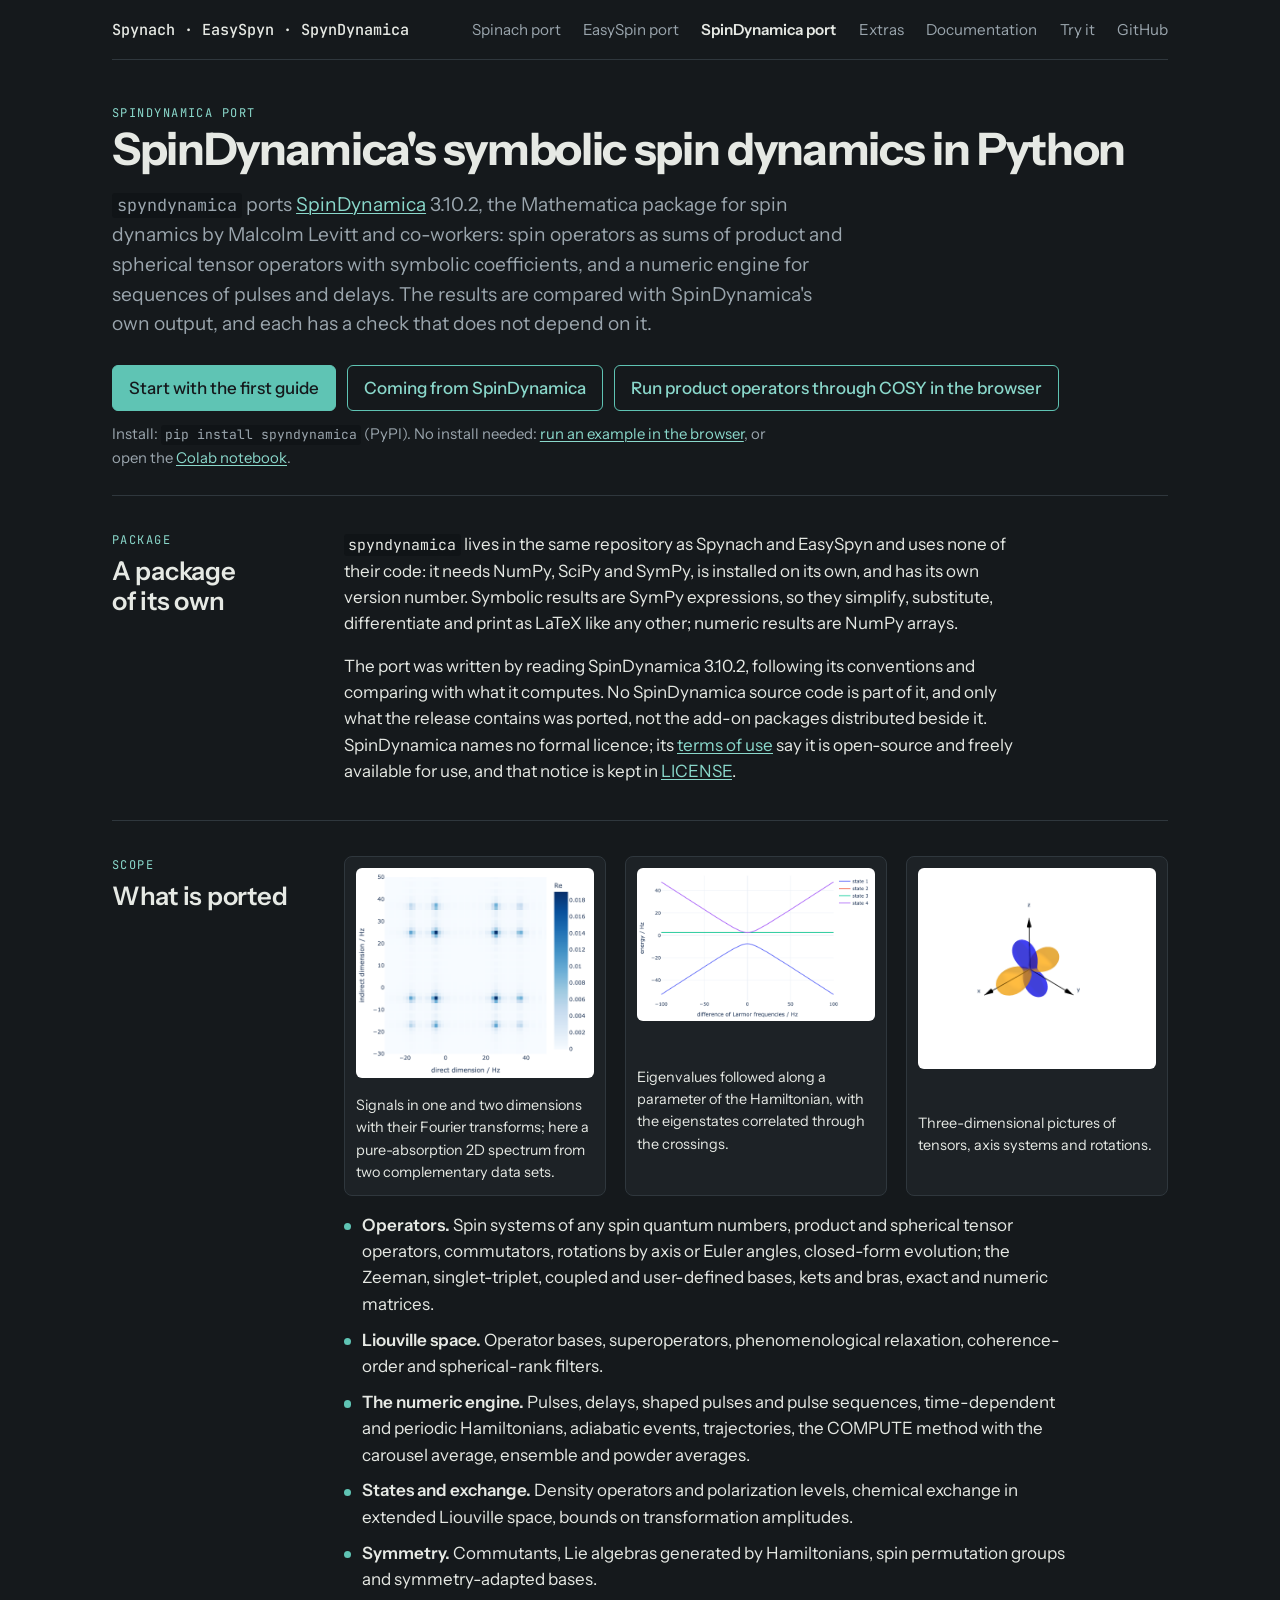
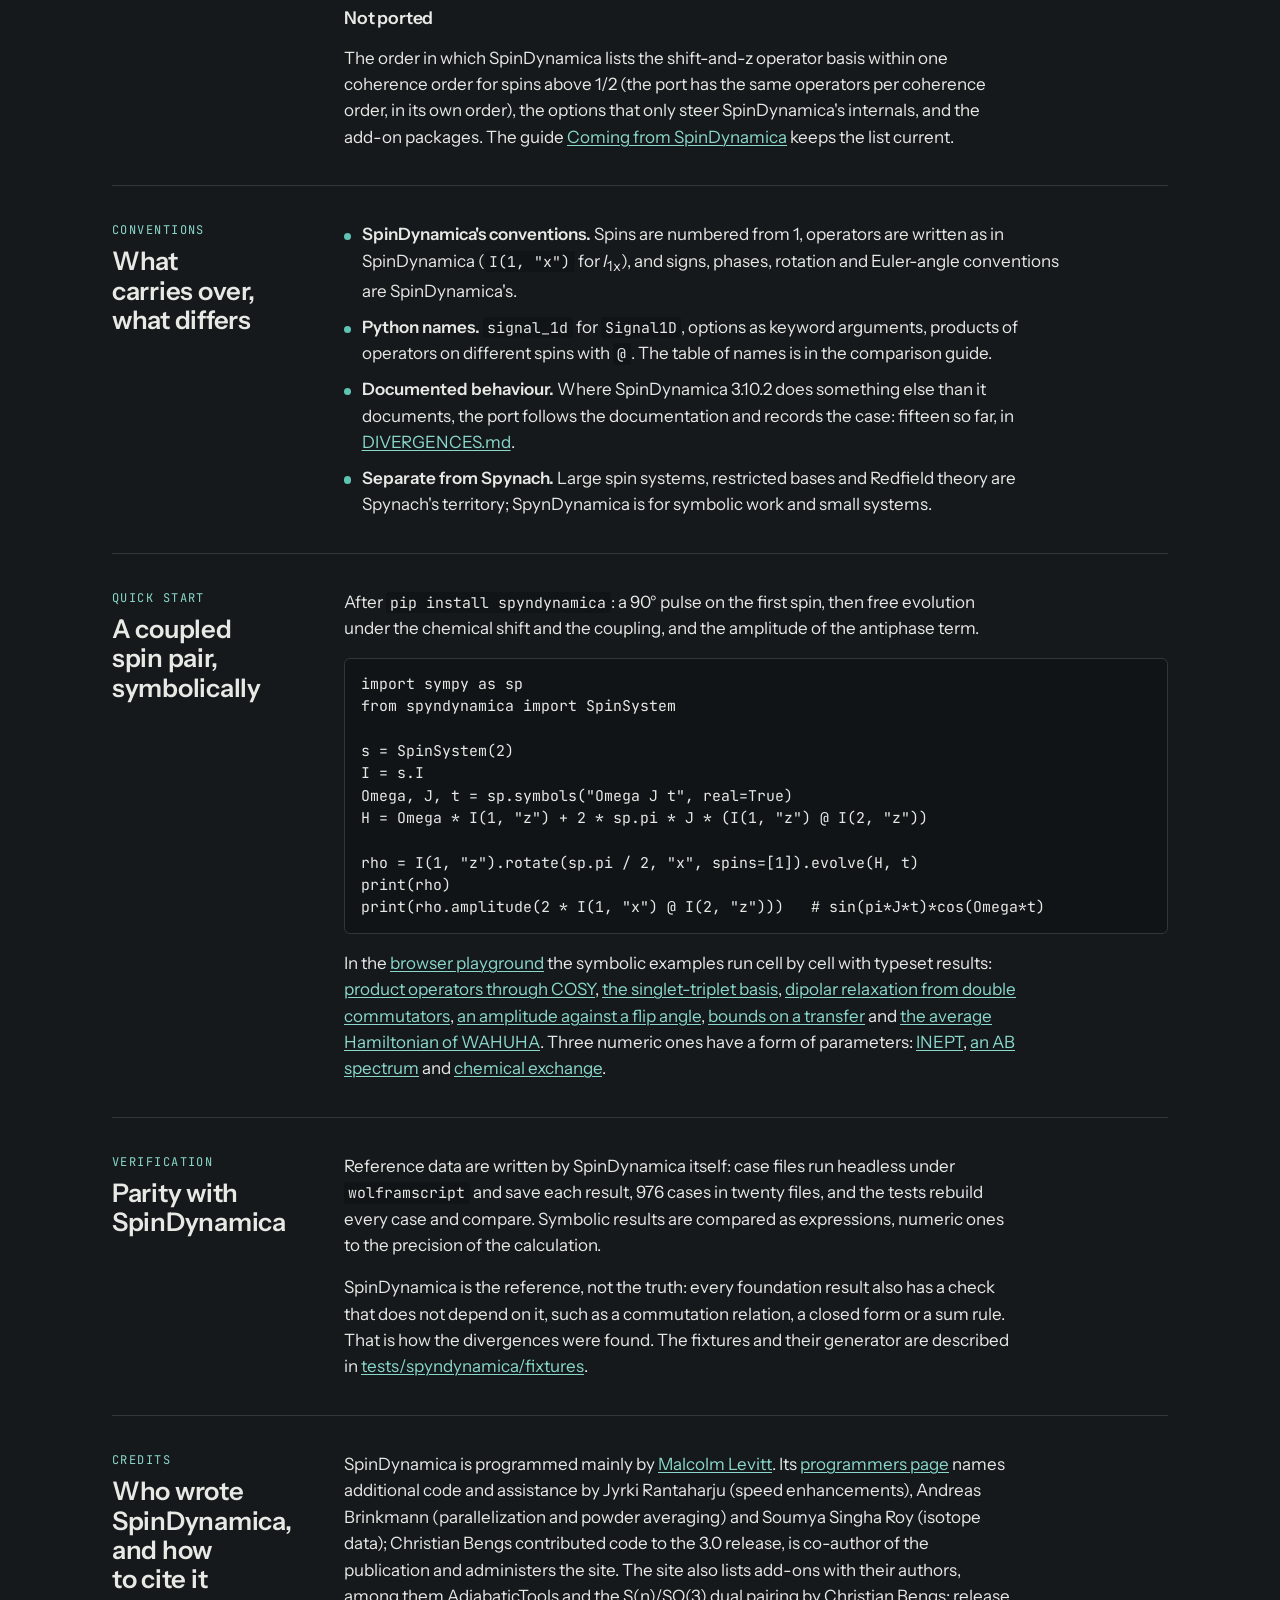
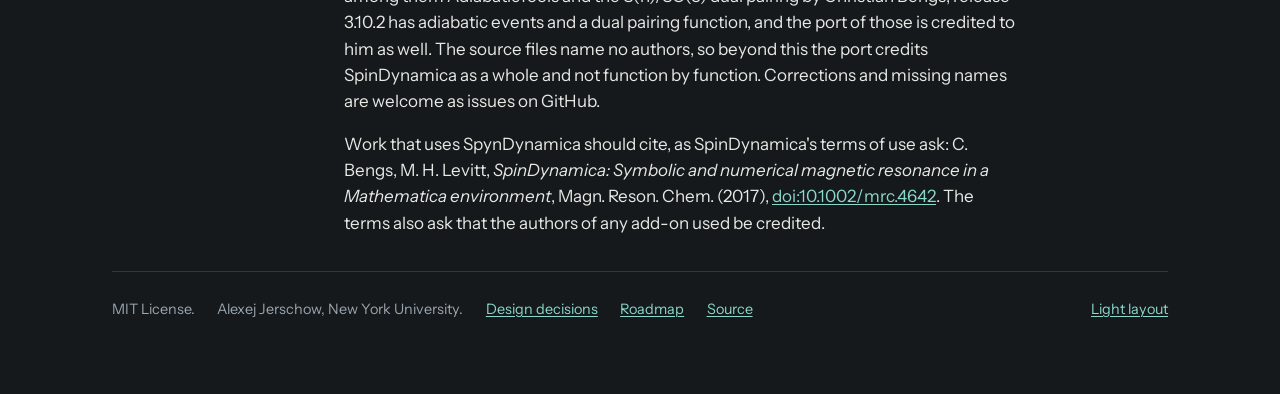
<file: spindynamica.html>
<!doctype html>
<html lang="en">
<head>
<meta charset="utf-8">
<meta name="viewport" content="width=device-width, initial-scale=1, viewport-fit=cover">
<title>Spynach: the SpinDynamica port</title>
<meta name="description" content="SpynDynamica: SpinDynamica's symbolic and numerical spin dynamics in Python, with SymPy operators and a numeric engine, verified against SpinDynamica 3.10.2.">
<!-- site:head -->
<link rel="icon" href="assets/favicon.svg" type="image/svg+xml">
<link rel="icon" href="assets/favicon-32.png" type="image/png" sizes="32x32">
<link rel="apple-touch-icon" href="assets/apple-touch-icon.png">
<meta property="og:type" content="website">
<meta property="og:site_name" content="Spynach">
<meta property="og:title" content="Spynach: the SpinDynamica port">
<meta property="og:description" content="SpynDynamica: SpinDynamica's symbolic and numerical spin dynamics in Python, with SymPy operators and a numeric engine, verified against SpinDynamica 3.10.2.">
<meta property="og:url" content="https://ajerschow.github.io/spynach/spindynamica.html">
<meta property="og:image" content="https://ajerschow.github.io/spynach/assets/social-card.png">
<meta property="og:image:width" content="1200">
<meta property="og:image:height" content="630">
<meta property="og:image:alt" content="Spynach: spin dynamics in Python, with a halftone spiral of coloured dots">
<meta name="twitter:card" content="summary_large_image">
<meta name="twitter:title" content="Spynach: the SpinDynamica port">
<meta name="twitter:description" content="SpynDynamica: SpinDynamica's symbolic and numerical spin dynamics in Python, with SymPy operators and a numeric engine, verified against SpinDynamica 3.10.2.">
<meta name="twitter:image" content="https://ajerschow.github.io/spynach/assets/social-card.png">
<!-- /site:head -->
<link rel="preconnect" href="https://fonts.googleapis.com">
<link rel="preconnect" href="https://fonts.gstatic.com" crossorigin>
<link rel="stylesheet" href="https://fonts.googleapis.com/css2?family=Instrument+Sans:ital,wght@0,400;0,500;0,600;0,700;1,400&family=JetBrains+Mono:wght@400;500&display=swap">
<link rel="stylesheet" href="assets/site.css">
<script src="assets/theme.js"></script>
</head>
<body>
<div class="wrap">

<!-- site:nav -->
<nav class="top" aria-label="Site">
  <a class="brand" href="index.html">Spynach &middot; EasySpyn &middot; SpynDynamica</a>
  <a href="spinach.html">Spinach port</a>
  <a href="easyspin.html">EasySpin port</a>
  <a href="spindynamica.html" aria-current="page">SpinDynamica port</a>
  <a href="extras.html">Extras</a>
  <a href="docs.html">Documentation</a>
  <a href="try.html">Try it</a>
  <a href="https://github.com/ajerschow/spynach">GitHub</a>
</nav>
<!-- /site:nav -->

<div class="lede-page">
  <span class="eyebrow">SpinDynamica port</span>
  <h1>SpinDynamica's symbolic spin dynamics in Python</h1>
  <p class="lede"><code>spyndynamica</code> ports <a href="https://www.spindynamica.soton.ac.uk">SpinDynamica</a> 3.10.2, the Mathematica package for spin dynamics by Malcolm Levitt and co-workers: spin operators as sums of product and spherical tensor operators with symbolic coefficients, and a numeric engine for sequences of pulses and delays. The results are compared with SpinDynamica's own output, and each has a check that does not depend on it.</p>
  <div class="actions">
    <a class="btn primary" href="https://github.com/ajerschow/spynach/blob/main/docs/spyndynamica.md">Start with the first guide</a>
    <a class="btn" href="https://github.com/ajerschow/spynach/blob/main/docs/coming-from-spindynamica.md">Coming from SpinDynamica</a>
    <a class="btn" href="try.html#ex-sd-cosy">Run product operators through COSY in the browser</a>
  </div>
  <p class="quick-line">Install: <code>pip install spyndynamica</code> (PyPI). No install needed: <a href="try.html#ex-sd-cosy">run an example in the browser</a>, or open the <a href="https://colab.research.google.com/github/ajerschow/spynach/blob/main/docs/colab/spyndynamica-quick-start.ipynb">Colab notebook</a>.</p>
</div>

<section id="about">
  <header><span class="eyebrow">Package</span><h2>A package of its own</h2></header>
  <div>
    <p><code>spyndynamica</code> lives in the same repository as Spynach and EasySpyn and uses none of their code: it needs NumPy, SciPy and SymPy, is installed on its own, and has its own version number. Symbolic results are SymPy expressions, so they simplify, substitute, differentiate and print as LaTeX like any other; numeric results are NumPy arrays.</p>
    <p>The port was written by reading SpinDynamica 3.10.2, following its conventions and comparing with what it computes. No SpinDynamica source code is part of it, and only what the release contains was ported, not the add-on packages distributed beside it. SpinDynamica names no formal licence; its <a href="https://www.spindynamica.soton.ac.uk/about/termsofuse/">terms of use</a> say it is open-source and freely available for use, and that notice is kept in <a href="https://github.com/ajerschow/spynach/blob/main/LICENSE">LICENSE</a>.</p>
  </div>
</section>

<section id="scope">
  <header><span class="eyebrow">Scope</span><h2>What is ported</h2></header>
  <div>
    <div class="figures">
      <figure><img src="docs/figures/spyndynamica-simulations-absorption.png" alt="A two-dimensional pure-absorption spectrum computed with spyndynamica" loading="lazy"><figcaption>Signals in one and two dimensions with their Fourier transforms; here a pure-absorption 2D spectrum from two complementary data sets.</figcaption></figure>
      <figure><img src="docs/figures/spyndynamica-adiabatic-levels.png" alt="Energy levels of a spin pair followed along a parameter of the Hamiltonian" loading="lazy"><figcaption>Eigenvalues followed along a parameter of the Hamiltonian, with the eigenstates correlated through the crossings.</figcaption></figure>
      <figure><img src="docs/figures/spyndynamica-symmetry-ovaloid.png" alt="Ovaloid picture of a second-rank tensor" loading="lazy"><figcaption>Three-dimensional pictures of tensors, axis systems and rotations.</figcaption></figure>
    </div>
    <ul class="plain">
      <li><b>Operators.</b> Spin systems of any spin quantum numbers, product and spherical tensor operators, commutators, rotations by axis or Euler angles, closed-form evolution; the Zeeman, singlet-triplet, coupled and user-defined bases, kets and bras, exact and numeric matrices.</li>
      <li><b>Liouville space.</b> Operator bases, superoperators, phenomenological relaxation, coherence-order and spherical-rank filters.</li>
      <li><b>The numeric engine.</b> Pulses, delays, shaped pulses and pulse sequences, time-dependent and periodic Hamiltonians, adiabatic events, trajectories, the COMPUTE method with the carousel average, ensemble and powder averages.</li>
      <li><b>States and exchange.</b> Density operators and polarization levels, chemical exchange in extended Liouville space, bounds on transformation amplitudes.</li>
      <li><b>Symmetry.</b> Commutants, Lie algebras generated by Hamiltonians, spin permutation groups and symmetry-adapted bases.</li>
    </ul>
    <h3>Not ported</h3>
    <p>The order in which SpinDynamica lists the shift-and-z operator basis within one coherence order for spins above 1/2 (the port has the same operators per coherence order, in its own order), the options that only steer SpinDynamica's internals, and the add-on packages. The guide <a href="https://github.com/ajerschow/spynach/blob/main/docs/coming-from-spindynamica.md">Coming from SpinDynamica</a> keeps the list current.</p>
  </div>
</section>

<section id="conventions">
  <header><span class="eyebrow">Conventions</span><h2>What carries over, what differs</h2></header>
  <div>
    <ul class="plain">
      <li><b>SpinDynamica's conventions.</b> Spins are numbered from 1, operators are written as in SpinDynamica (<code>I(1, "x")</code> for <i>I</i><sub>1x</sub>), and signs, phases, rotation and Euler-angle conventions are SpinDynamica's.</li>
      <li><b>Python names.</b> <code>signal_1d</code> for <code>Signal1D</code>, options as keyword arguments, products of operators on different spins with <code>@</code>. The table of names is in the comparison guide.</li>
      <li><b>Documented behaviour.</b> Where SpinDynamica 3.10.2 does something else than it documents, the port follows the documentation and records the case: fifteen so far, in <a href="https://github.com/ajerschow/spynach/blob/main/porting/spyndynamica/DIVERGENCES.md">DIVERGENCES.md</a>.</li>
      <li><b>Separate from Spynach.</b> Large spin systems, restricted bases and Redfield theory are Spynach's territory; SpynDynamica is for symbolic work and small systems.</li>
    </ul>
  </div>
</section>

<section id="quick-start">
  <header><span class="eyebrow">Quick start</span><h2>A coupled spin pair, symbolically</h2></header>
  <div>
    <p>After <code>pip install spyndynamica</code>: a 90° pulse on the first spin, then free evolution under the chemical shift and the coupling, and the amplitude of the antiphase term.</p>
<pre><code>import sympy as sp
from spyndynamica import SpinSystem

s = SpinSystem(2)
I = s.I
Omega, J, t = sp.symbols("Omega J t", real=True)
H = Omega * I(1, "z") + 2 * sp.pi * J * (I(1, "z") @ I(2, "z"))

rho = I(1, "z").rotate(sp.pi / 2, "x", spins=[1]).evolve(H, t)
print(rho)
print(rho.amplitude(2 * I(1, "x") @ I(2, "z")))   # sin(pi*J*t)*cos(Omega*t)</code></pre>
    <p>In the <a href="try.html">browser playground</a> the symbolic examples run cell by cell with typeset results: <a href="try.html#ex-sd-cosy">product operators through COSY</a>, <a href="try.html#ex-sd-singlet">the singlet-triplet basis</a>, <a href="try.html#ex-sd-relaxation">dipolar relaxation from double commutators</a>, <a href="try.html#ex-sd-dqf">an amplitude against a flip angle</a>, <a href="try.html#ex-sd-bounds">bounds on a transfer</a> and <a href="try.html#ex-sd-wahuha">the average Hamiltonian of WAHUHA</a>. Three numeric ones have a form of parameters: <a href="try.html#ex-sd-inept">INEPT</a>, <a href="try.html#ex-sd-ab">an AB spectrum</a> and <a href="try.html#ex-sd-exchange">chemical exchange</a>.</p>
  </div>
</section>

<section id="parity">
  <header><span class="eyebrow">Verification</span><h2>Parity with SpinDynamica</h2></header>
  <div>
    <p>Reference data are written by SpinDynamica itself: case files run headless under <code>wolframscript</code> and save each result, 976 cases in twenty files, and the tests rebuild every case and compare. Symbolic results are compared as expressions, numeric ones to the precision of the calculation.</p>
    <p>SpinDynamica is the reference, not the truth: every foundation result also has a check that does not depend on it, such as a commutation relation, a closed form or a sum rule. That is how the divergences were found. The fixtures and their generator are described in <a href="https://github.com/ajerschow/spynach/blob/main/tests/spyndynamica/fixtures/README.md">tests/spyndynamica/fixtures</a>.</p>
  </div>
</section>

<section id="credits">
  <header><span class="eyebrow">Credits</span><h2>Who wrote SpinDynamica, and how to cite it</h2></header>
  <div>
    <p>SpinDynamica is programmed mainly by <a href="https://www.southampton.ac.uk/chemistry/about/staff/mhl.page">Malcolm Levitt</a>. Its <a href="https://www.spindynamica.soton.ac.uk/about/programmers/">programmers page</a> names additional code and assistance by Jyrki Rantaharju (speed enhancements), Andreas Brinkmann (parallelization and powder averaging) and Soumya Singha Roy (isotope data); Christian Bengs contributed code to the 3.0 release, is co-author of the publication and administers the site. The site also lists add-ons with their authors, among them AdiabaticTools and the S(n)/SO(3) dual pairing by Christian Bengs; release 3.10.2 has adiabatic events and a dual pairing function, and the port of those is credited to him as well. The source files name no authors, so beyond this the port credits SpinDynamica as a whole and not function by function. Corrections and missing names are welcome as issues on GitHub.</p>
    <p>Work that uses SpynDynamica should cite, as SpinDynamica's terms of use ask: C. Bengs, M. H. Levitt, <i>SpinDynamica: Symbolic and numerical magnetic resonance in a Mathematica environment</i>, Magn. Reson. Chem. (2017), <a href="https://doi.org/10.1002/mrc.4642">doi:10.1002/mrc.4642</a>. The terms also ask that the authors of any add-on used be credited.</p>
  </div>
</section>

<footer>
  <span>MIT License.</span>
  <span>Alexej Jerschow, New York University.</span>
  <a href="https://github.com/ajerschow/spynach/blob/main/HANDOFF.md">Design decisions</a>
  <a href="https://github.com/ajerschow/spynach/blob/main/porting/ROADMAP.md">Roadmap</a>
  <a href="https://github.com/ajerschow/spynach">Source</a>
</footer>

</div>
</body>
</html>
</file>
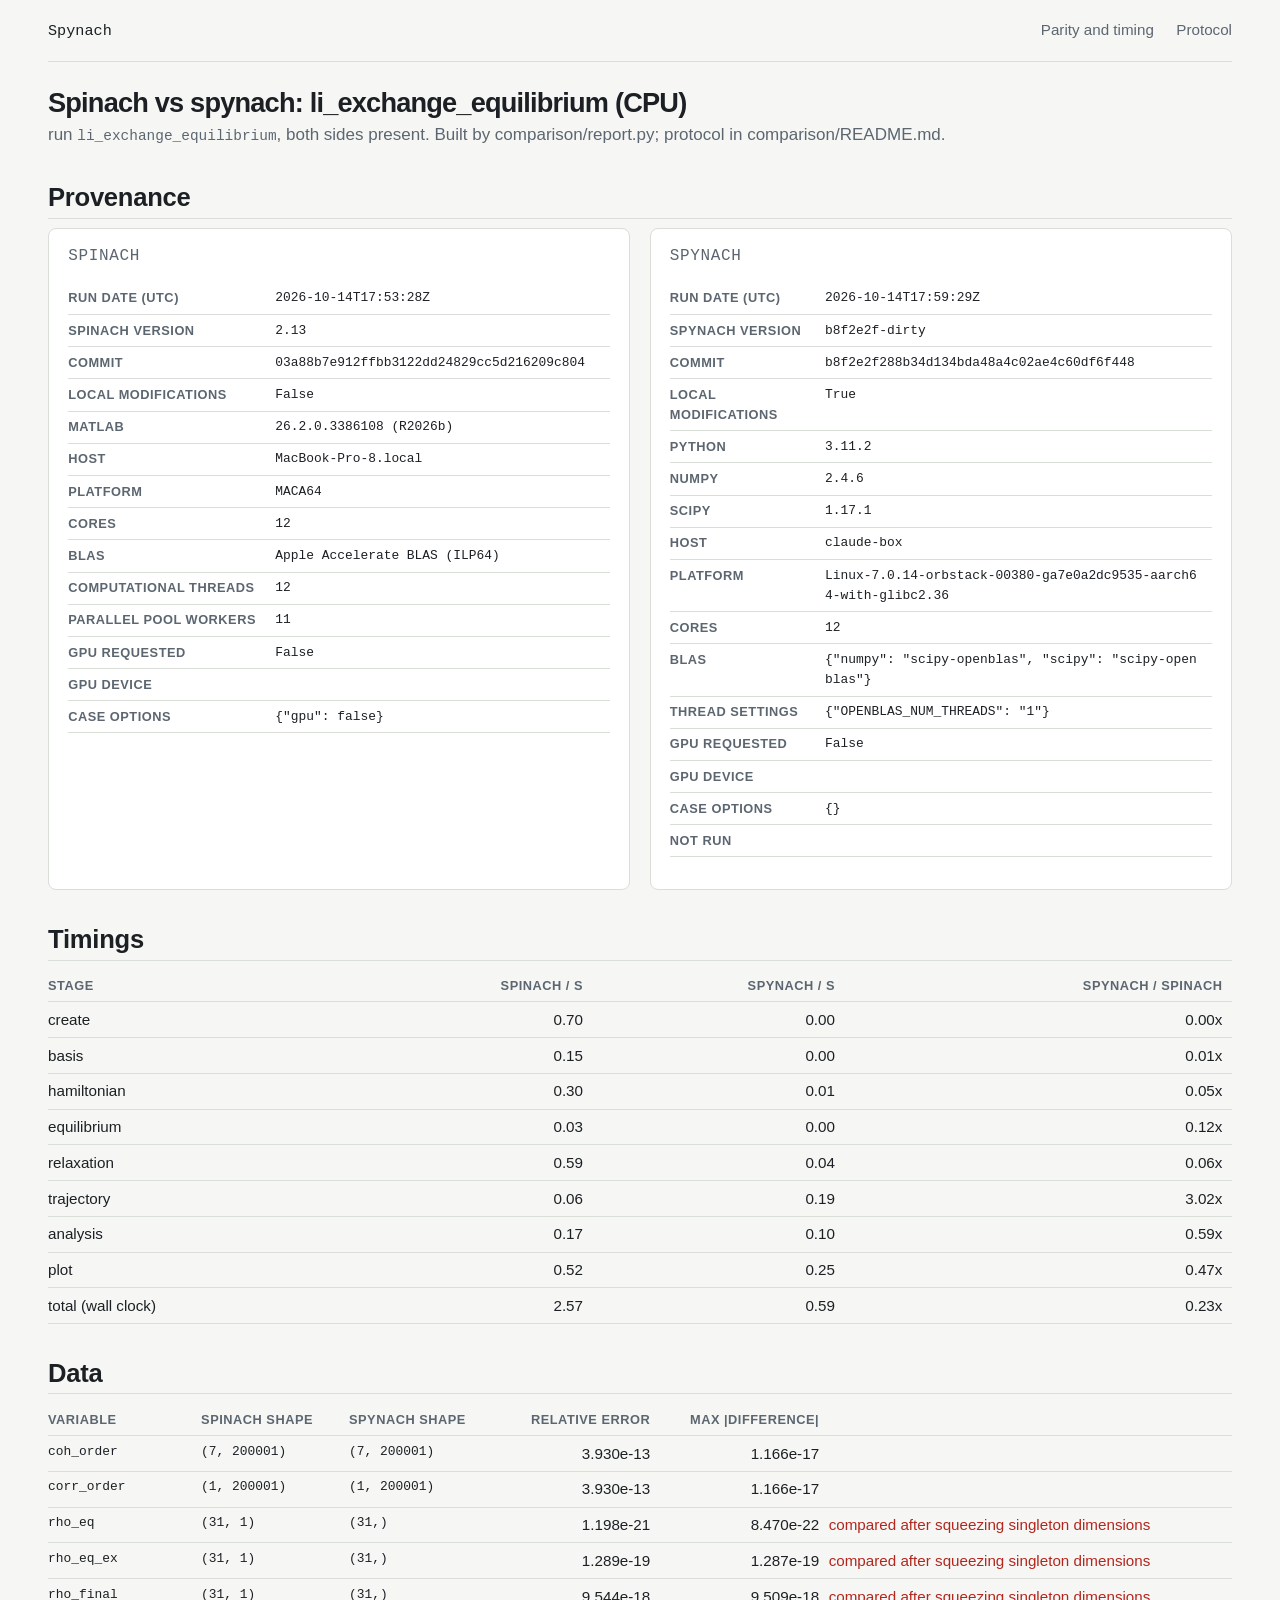
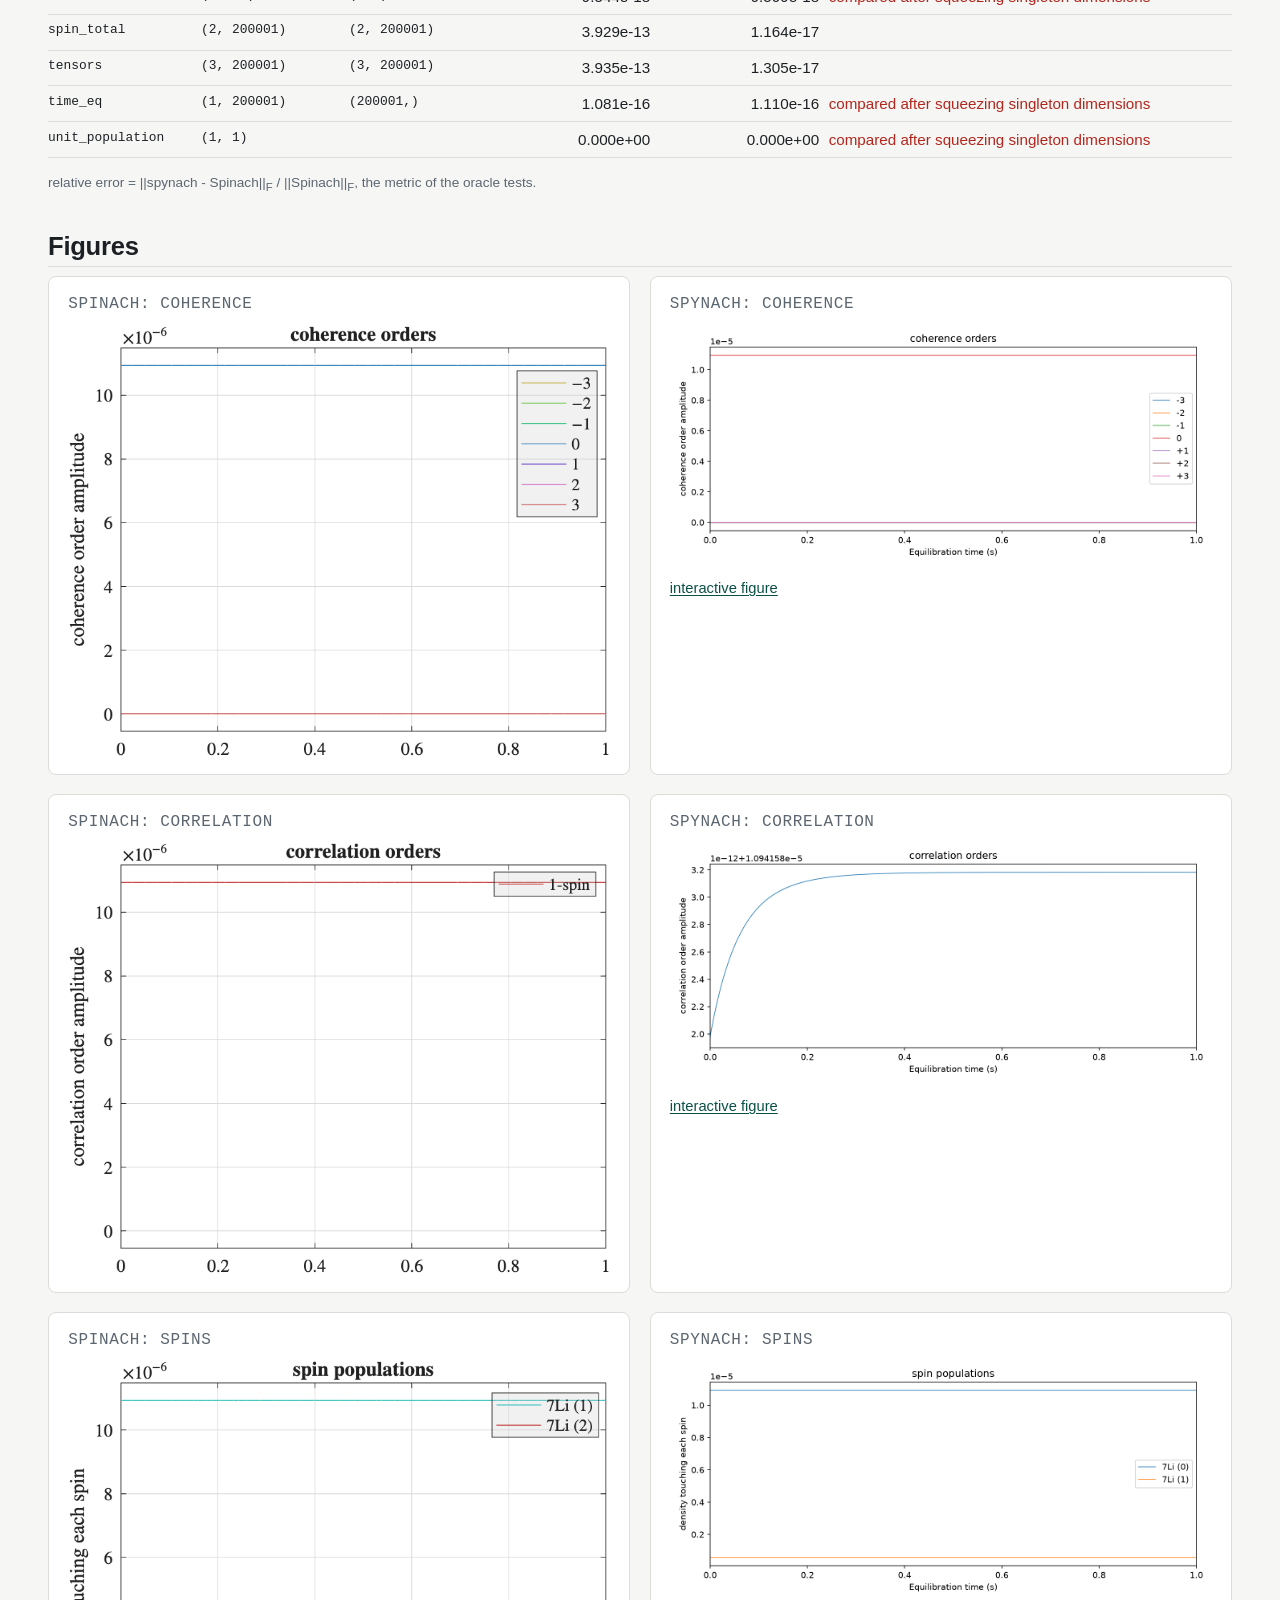
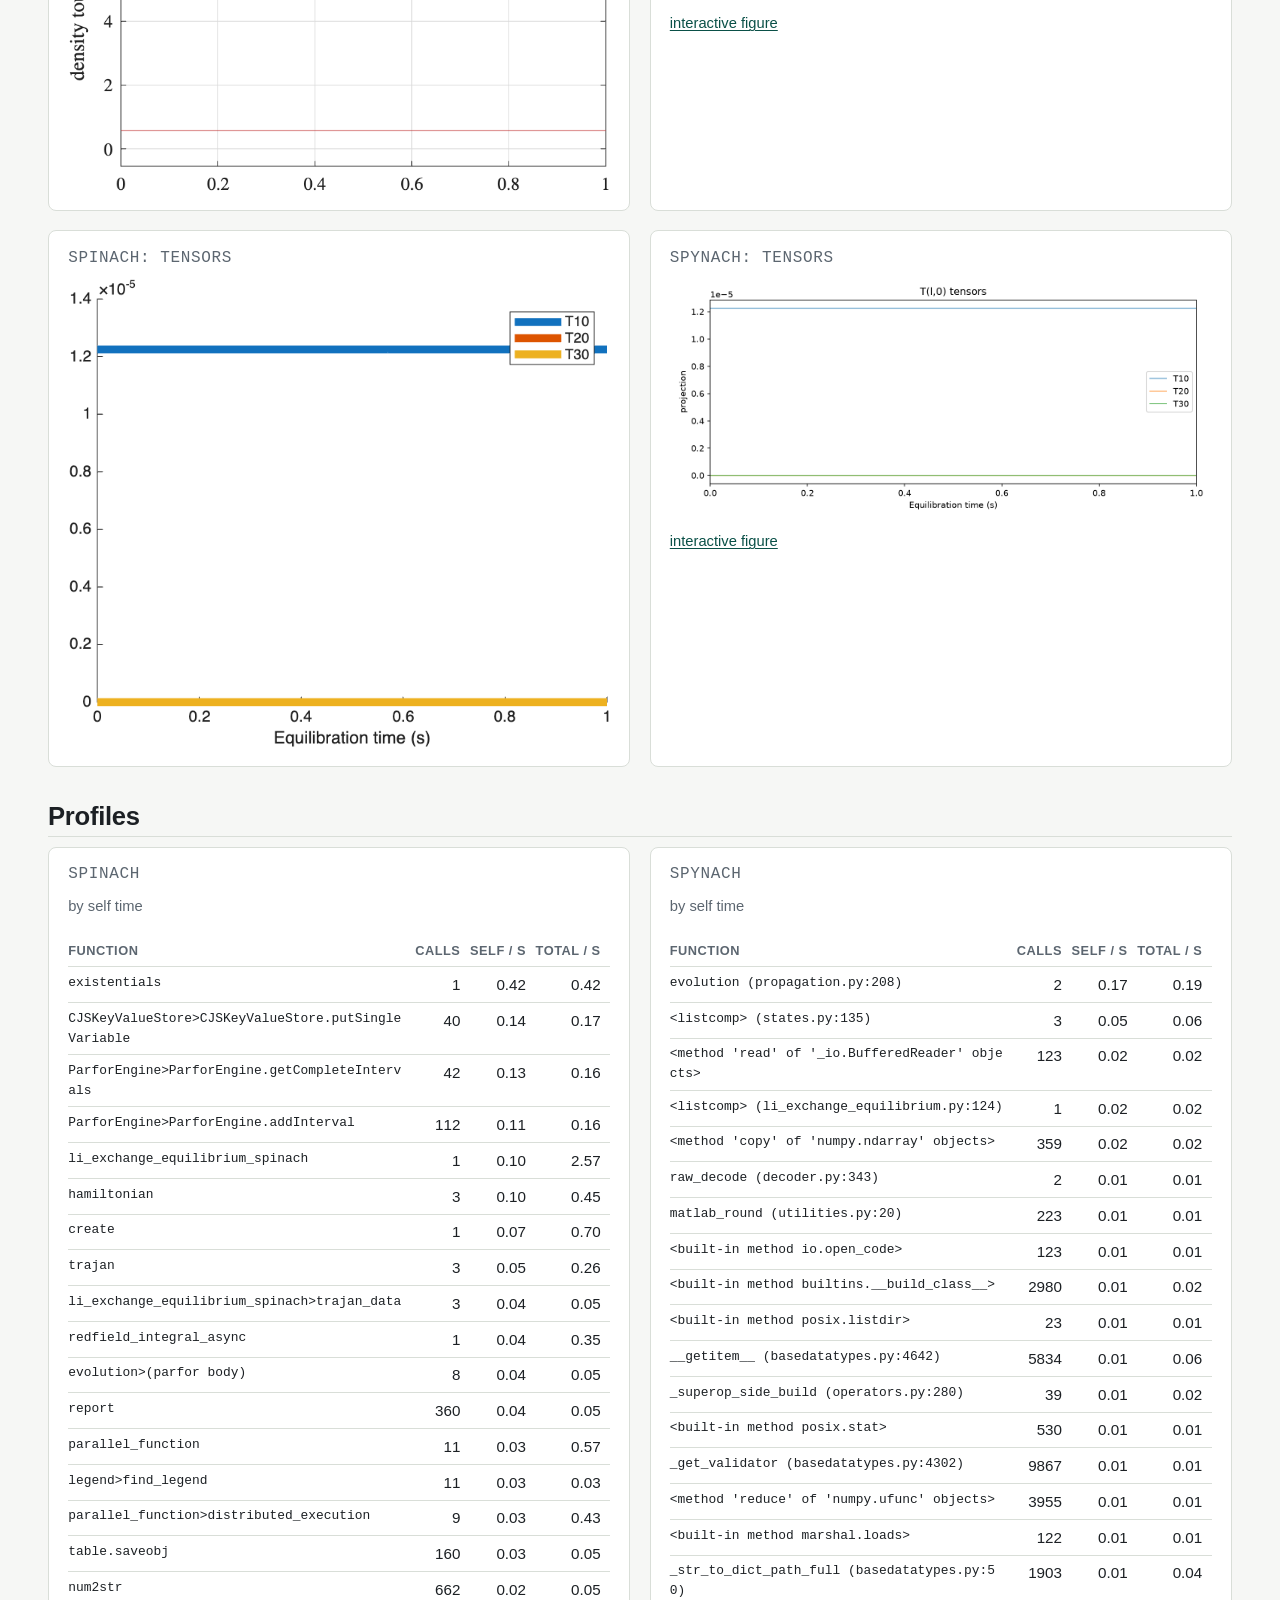
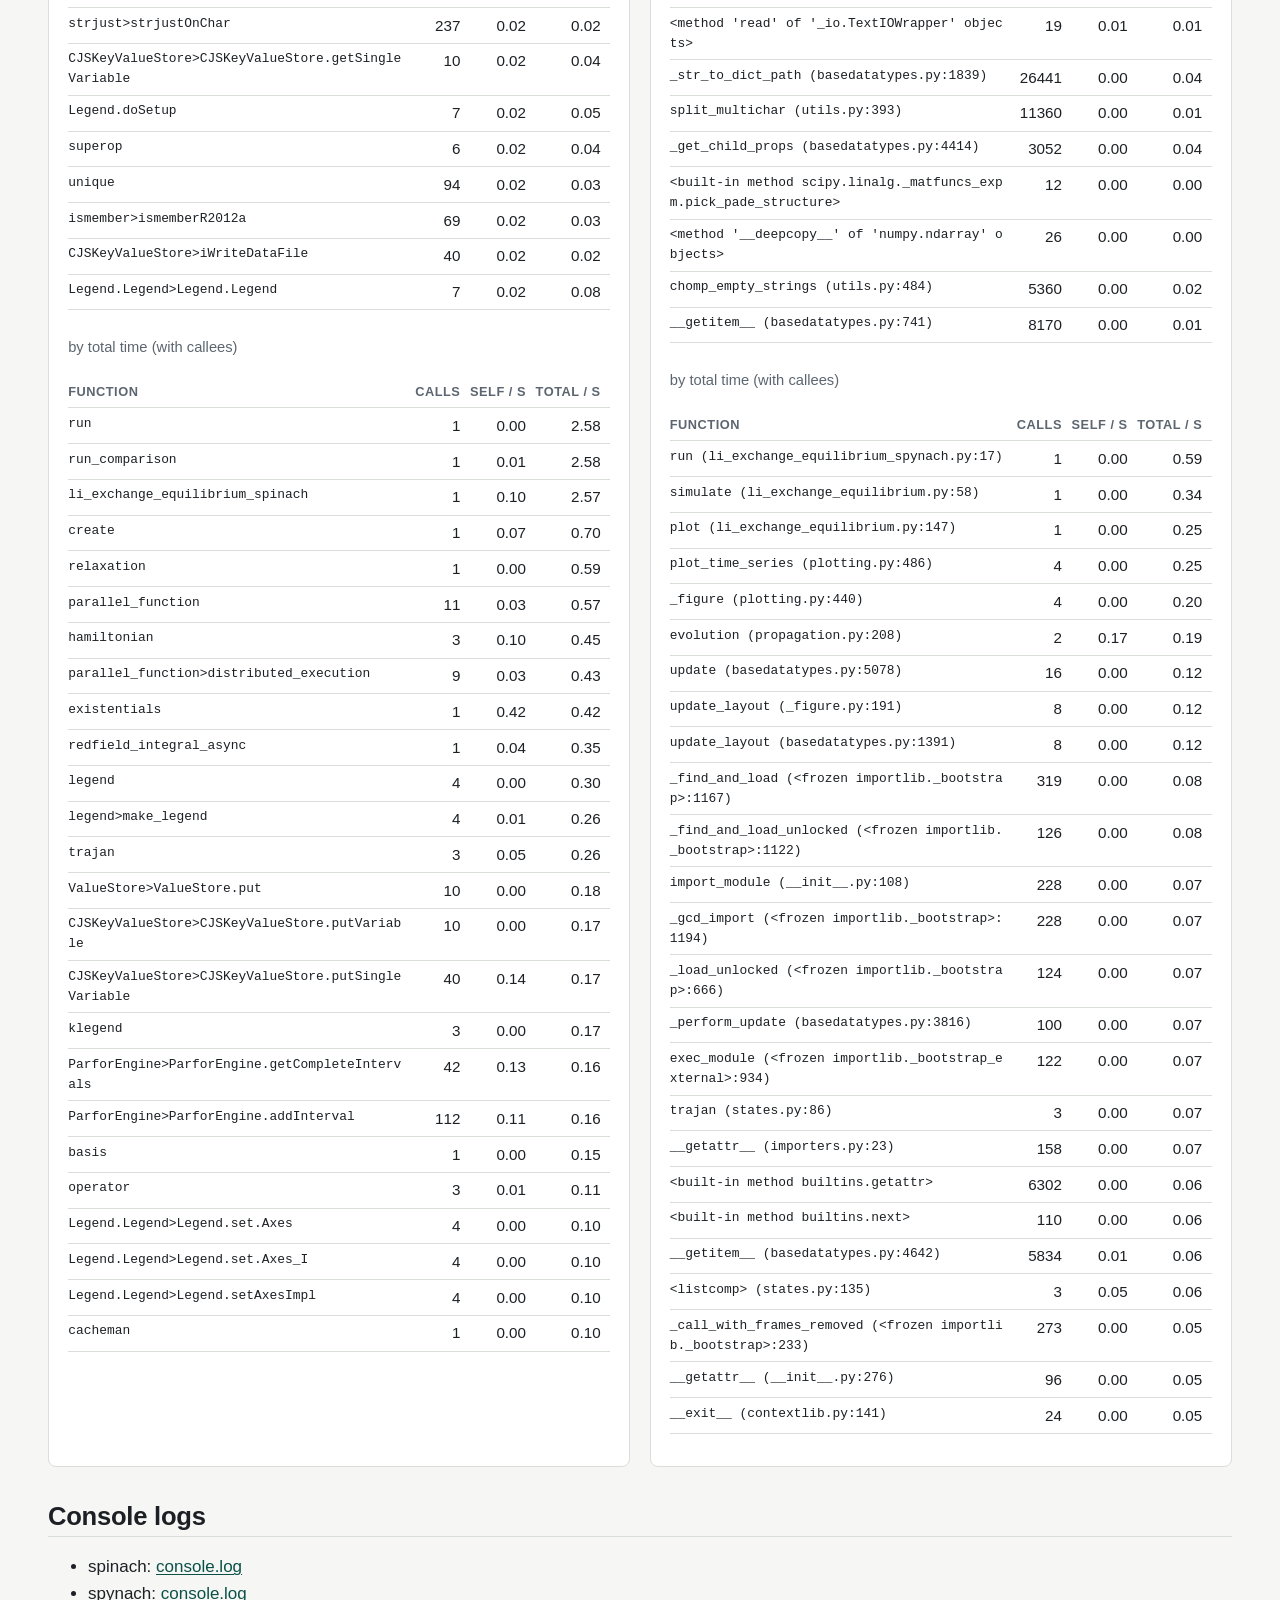
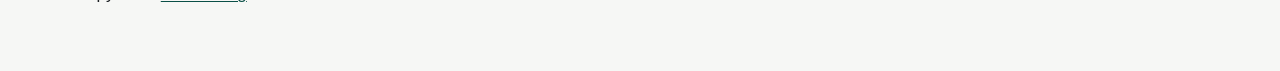
<file: comparison/runs/li_exchange_equilibrium/report.html>
<!doctype html><html lang="en"><head><meta charset="utf-8"><meta name="viewport" content="width=device-width, initial-scale=1"><title>Spinach vs spynach: li_exchange_equilibrium (CPU)</title><style>/* Shared stylesheet of the project site (index, spinach, easyspin, extras, docs, try, and the comparison
   reports, which inline it). Tokens, dark theme, type, the top nav, hero, sections, tables, cards, footer. */
:root {
  --bg: #f6f7f5;
  --surface: #ffffff;
  --fg: #1c2024;
  --muted: #5c6670;
  --line: #d9ded8;
  --accent: #0f6e63;
  --accent-ink: #0a5047;
  --code-bg: #eef1ee;
  --sans: "Instrument Sans", "Helvetica Neue", Arial, sans-serif;
  --mono: "JetBrains Mono", "SFMono-Regular", Menlo, Consolas, monospace;
  color-scheme: light;
}
@media (prefers-color-scheme: dark) {
  :root:not([data-theme="light"]) {
    --bg: #15191c; --surface: #1d2226; --fg: #e6e9e4; --muted: #9aa5ad; --line: #2f373d;
    --accent: #5fc4b4; --accent-ink: #8ad8cb; --code-bg: #101417;
    color-scheme: dark;
  }
}
:root[data-theme="dark"] {
  --bg: #15191c; --surface: #1d2226; --fg: #e6e9e4; --muted: #9aa5ad; --line: #2f373d;
  --accent: #5fc4b4; --accent-ink: #8ad8cb; --code-bg: #101417;
  color-scheme: dark;
}
* { box-sizing: border-box; }
html { font-size: 16px; }
body {
  margin: 0; background: var(--bg); color: var(--fg);
  font-family: var(--sans); line-height: 1.55; font-size: 1.0625rem;
  -webkit-font-smoothing: antialiased;
}
a { color: var(--accent-ink); text-decoration: underline; text-decoration-thickness: 1px; text-underline-offset: 2px; }
a:hover { color: var(--accent); }
a:focus-visible, button:focus-visible { outline: 2px solid var(--accent); outline-offset: 2px; }
code, pre { font-family: var(--mono); font-size: 0.875em; }
code { background: var(--code-bg); padding: 0.08em 0.3em; border-radius: 3px; }
pre { background: var(--code-bg); border: 1px solid var(--line); border-radius: 6px; padding: 0.9rem 1rem; overflow-x: auto; margin: 0; line-height: 1.5; }
pre code { background: none; padding: 0; font-size: 1em; }
.wrap { max-width: 68rem; margin: 0 auto; padding-inline: 16px; padding-block: 0 3rem; }
h1, h2, h3 { text-wrap: balance; line-height: 1.15; margin: 0; font-weight: 600; letter-spacing: -0.01em; }
h1 { font-size: clamp(2.4rem, 6vw, 3.6rem); font-weight: 700; letter-spacing: -0.03em; }
h2 { font-size: 1.6rem; }
h3 { font-size: 1.1rem; }
p { margin: 0; max-width: 42rem; }
.eyebrow { font-family: var(--mono); font-size: 0.75rem; letter-spacing: 0.12em; text-transform: uppercase; color: var(--accent-ink); }
nav.top { display: flex; flex-wrap: wrap; gap: 0.5rem 1.4rem; align-items: baseline; padding-block: 1.1rem; border-bottom: 1px solid var(--line); font-size: 0.95rem; }
nav.top .brand { font-family: var(--mono); font-weight: 500; color: var(--fg); text-decoration: none; margin-right: auto; }
nav.top a:not(.brand) { color: var(--muted); text-decoration: none; }
nav.top a:not(.brand):hover { color: var(--accent-ink); }
.hero { display: grid; grid-template-columns: minmax(0, 1.1fr) minmax(0, 1fr); gap: 2rem 3rem; align-items: center; padding-block: 3rem 2.5rem; }
.hero p.lede { font-size: 1.25rem; color: var(--muted); margin-top: 1rem; }
.actions { display: flex; flex-wrap: wrap; gap: 0.7rem; margin-top: 1.6rem; }
.btn { display: inline-block; padding: 0.55rem 1rem; border-radius: 6px; text-decoration: none; font-weight: 500; border: 1px solid var(--accent); color: var(--accent-ink); }
.btn.primary { background: var(--accent); color: var(--bg); }
.btn.primary:hover { color: var(--bg); filter: brightness(1.08); }
figure { margin: 0; min-width: 0; }
figure svg { width: 100%; height: auto; display: block; }
figure img { width: 100%; height: auto; display: block; border-radius: 6px; }
figcaption { font-size: 0.85rem; color: var(--muted); margin-top: 0.5rem; font-family: var(--mono); }
section { padding-block: 2.2rem; border-top: 1px solid var(--line); display: grid; grid-template-columns: 12rem minmax(0, 1fr); gap: 1rem 2.5rem; }
section > header { display: grid; gap: 0.4rem; align-content: start; }
section > header h2 { overflow-wrap: break-word; hyphens: auto; }
section > div { min-width: 0; display: grid; gap: 1rem; }
ul.plain { list-style: none; padding: 0; margin: 0; display: grid; gap: 0.6rem; max-width: 46rem; }
ul.plain li { padding-left: 1.1rem; position: relative; }
ul.plain li::before { content: ""; position: absolute; left: 0; top: 0.68em; width: 0.45rem; height: 0.45rem; border-radius: 50%; background: var(--accent); }
ul.plain b { font-weight: 600; }
.two { display: grid; grid-template-columns: repeat(auto-fit, minmax(16rem, 1fr)); gap: 1.4rem; }
table { border-collapse: collapse; width: 100%; font-size: 0.95rem; }
.scroll { overflow-x: auto; }
th, td { text-align: left; padding: 0.55rem 0.7rem 0.55rem 0; border-bottom: 1px solid var(--line); vertical-align: top; }
th { font-weight: 600; font-size: 0.8rem; letter-spacing: 0.04em; text-transform: uppercase; color: var(--muted); }
td.num, th.num { text-align: right; font-variant-numeric: tabular-nums; white-space: nowrap; }
td .links { white-space: nowrap; }
.cards { display: grid; grid-template-columns: repeat(auto-fit, minmax(17rem, 1fr)); gap: 1.2rem; }
.card { background: var(--surface); border: 1px solid var(--line); border-radius: 8px; padding: 1.1rem 1.2rem; display: grid; gap: 0.7rem; align-content: start; min-width: 0; }
.card h3 { font-family: var(--mono); font-weight: 500; font-size: 1rem; }
.card dl { margin: 0; display: grid; grid-template-columns: auto 1fr; gap: 0.25rem 1rem; font-size: 0.92rem; }
.card dt { color: var(--muted); }
.card dd { margin: 0; font-variant-numeric: tabular-nums; }
.card p { font-size: 0.92rem; color: var(--muted); }
footer { border-top: 1px solid var(--line); padding-block: 1.6rem; font-size: 0.9rem; color: var(--muted); display: flex; flex-wrap: wrap; gap: 0.4rem 1.4rem; }
@media (max-width: 720px) {
  .hero { grid-template-columns: 1fr; }
  section { grid-template-columns: 1fr; }
}
@media (prefers-reduced-motion: no-preference) { a, .btn { transition: color 120ms ease, filter 120ms ease; } }

/* Landing page: product cards, the why strip, the install block */
.cards.products { grid-template-columns: repeat(auto-fit, minmax(16rem, 1fr)); margin-top: 0.5rem; }
.card .eyebrow { margin-bottom: -0.2rem; }
.card .covers { font-size: 0.92rem; }
.card .links { display: flex; flex-wrap: wrap; gap: 0.4rem 1rem; margin-top: auto; font-size: 0.95rem; }
.why { display: grid; grid-template-columns: repeat(auto-fit, minmax(14rem, 1fr)); gap: 1.2rem 2rem; padding-block: 2rem; border-top: 1px solid var(--line); }
.why p { font-size: 0.98rem; }
.why b { display: block; margin-bottom: 0.2rem; }
.lede-page { padding-block: 2.4rem 1.6rem; }
.lede-page h1 { font-size: clamp(2rem, 5vw, 2.8rem); }
.lede-page p.lede { font-size: 1.2rem; color: var(--muted); margin-top: 0.9rem; max-width: 46rem; }
nav.top a[aria-current="page"] { color: var(--fg); font-weight: 600; }
.figures { display: grid; grid-template-columns: repeat(auto-fit, minmax(15rem, 1fr)); gap: 1.2rem; }
.figures figure { background: var(--surface); border: 1px solid var(--line); border-radius: 8px; padding: 0.7rem; display: grid; gap: 0.5rem; }
.figures figure img { background: #fff; }
.figures figcaption { font-family: var(--sans); font-size: 0.9rem; color: var(--fg); }
.figures figcaption code { font-family: var(--mono); }
td.na { color: var(--muted); }
.note { font-size: 0.92rem; color: var(--muted); }

:root { --warn: #b3261e; }
@media (prefers-color-scheme: dark) { :root:not([data-theme="light"]) { --warn: #ff8a80; } }
.wrap.report { max-width: 76rem; }
main { padding-top: 1rem; }
h1 { font-size: 1.7rem; margin: 0.6rem 0 0.2rem; }
h2 { margin: 2.2rem 0 0.6rem; border-bottom: 1px solid var(--line); padding-bottom: 0.3rem; }
h3 { font-size: 0.85rem; margin: 0; color: var(--muted); text-transform: uppercase; letter-spacing: 0.04em; }
p { max-width: none; }
p.sub { color: var(--muted); margin: 0 0 1.2rem; }
table { margin: 0.4rem 0 0.9rem; }
th, td { padding: 0.35rem 0.6rem 0.35rem 0; }
td.mono, span.mono { font-family: var(--mono); font-size: 0.85em; word-break: break-all; }
.cols { display: grid; grid-template-columns: 1fr 1fr; gap: 1.2rem; margin-bottom: 1.2rem; }
@media (max-width: 800px) { .cols { grid-template-columns: 1fr; } }
.card img { width: 100%; height: auto; border-radius: 4px; background: #fff; }
.missing { color: var(--warn); } .ok { color: var(--accent-ink); }
.small { font-size: 0.85rem; color: var(--muted); }
</style></head><body><div class="wrap report"><nav class="top" aria-label="Site"><a class="brand" href="../../../index.html">Spynach</a><a href="../../../spinach.html#timing">Parity and timing</a><a href="https://github.com/ajerschow/spynach/blob/main/comparison/README.md">Protocol</a></nav><main>
<h1>Spinach vs spynach: li_exchange_equilibrium (CPU)</h1>
<p class="sub">run <span class="mono">li_exchange_equilibrium</span>, both sides present. Built by comparison/report.py; protocol in comparison/README.md.</p>
<h2>Provenance</h2><div class="cols"><div class="card"><h3>spinach</h3><table><tr><th>run date (UTC)</th><td class="mono">2026-10-14T17:53:28Z</td></tr><tr><th>Spinach version</th><td class="mono">2.13</td></tr><tr><th>commit</th><td class="mono">03a88b7e912ffbb3122dd24829cc5d216209c804</td></tr><tr><th>local modifications</th><td class="mono">False</td></tr><tr><th>MATLAB</th><td class="mono">26.2.0.3386108 (R2026b)</td></tr><tr><th>host</th><td class="mono">MacBook-Pro-8.local</td></tr><tr><th>platform</th><td class="mono">MACA64</td></tr><tr><th>cores</th><td class="mono">12</td></tr><tr><th>BLAS</th><td class="mono">Apple Accelerate BLAS (ILP64)</td></tr><tr><th>computational threads</th><td class="mono">12</td></tr><tr><th>parallel pool workers</th><td class="mono">11</td></tr><tr><th>GPU requested</th><td class="mono">False</td></tr><tr><th>GPU device</th><td class="mono"></td></tr><tr><th>case options</th><td class="mono">{&quot;gpu&quot;: false}</td></tr></table></div><div class="card"><h3>spynach</h3><table><tr><th>run date (UTC)</th><td class="mono">2026-10-14T17:59:29Z</td></tr><tr><th>spynach version</th><td class="mono">b8f2e2f-dirty</td></tr><tr><th>commit</th><td class="mono">b8f2e2f288b34d134bda48a4c02ae4c60df6f448</td></tr><tr><th>local modifications</th><td class="mono">True</td></tr><tr><th>Python</th><td class="mono">3.11.2</td></tr><tr><th>NumPy</th><td class="mono">2.4.6</td></tr><tr><th>SciPy</th><td class="mono">1.17.1</td></tr><tr><th>host</th><td class="mono">claude-box</td></tr><tr><th>platform</th><td class="mono">Linux-7.0.14-orbstack-00380-ga7e0a2dc9535-aarch64-with-glibc2.36</td></tr><tr><th>cores</th><td class="mono">12</td></tr><tr><th>BLAS</th><td class="mono">{&quot;numpy&quot;: &quot;scipy-openblas&quot;, &quot;scipy&quot;: &quot;scipy-openblas&quot;}</td></tr><tr><th>thread settings</th><td class="mono">{&quot;OPENBLAS_NUM_THREADS&quot;: &quot;1&quot;}</td></tr><tr><th>GPU requested</th><td class="mono">False</td></tr><tr><th>GPU device</th><td class="mono"></td></tr><tr><th>case options</th><td class="mono">{}</td></tr><tr><th>not run</th><td class="mono"></td></tr></table></div></div>
<h2>Timings</h2><table><tr><th>stage</th><th class="num">Spinach / s</th><th class="num">spynach / s</th><th class="num">spynach / Spinach</th></tr><tr><td>create</td><td class="num">0.70</td><td class="num">0.00</td><td class="num">0.00x</td></tr><tr><td>basis</td><td class="num">0.15</td><td class="num">0.00</td><td class="num">0.01x</td></tr><tr><td>hamiltonian</td><td class="num">0.30</td><td class="num">0.01</td><td class="num">0.05x</td></tr><tr><td>equilibrium</td><td class="num">0.03</td><td class="num">0.00</td><td class="num">0.12x</td></tr><tr><td>relaxation</td><td class="num">0.59</td><td class="num">0.04</td><td class="num">0.06x</td></tr><tr><td>trajectory</td><td class="num">0.06</td><td class="num">0.19</td><td class="num">3.02x</td></tr><tr><td>analysis</td><td class="num">0.17</td><td class="num">0.10</td><td class="num">0.59x</td></tr><tr><td>plot</td><td class="num">0.52</td><td class="num">0.25</td><td class="num">0.47x</td></tr><tr><td>total (wall clock)</td><td class="num">2.57</td><td class="num">0.59</td><td class="num">0.23x</td></tr></table>
<h2>Data</h2><table><tr><th>variable</th><th>Spinach shape</th><th>spynach shape</th><th class="num">relative error</th><th class="num">max |difference|</th><th></th></tr><tr><td class="mono">coh_order</td><td class="mono">(7, 200001)</td><td class="mono">(7, 200001)</td><td class="num">3.930e-13</td><td class="num">1.166e-17</td><td class="missing"></td></tr><tr><td class="mono">corr_order</td><td class="mono">(1, 200001)</td><td class="mono">(1, 200001)</td><td class="num">3.930e-13</td><td class="num">1.166e-17</td><td class="missing"></td></tr><tr><td class="mono">rho_eq</td><td class="mono">(31, 1)</td><td class="mono">(31,)</td><td class="num">1.198e-21</td><td class="num">8.470e-22</td><td class="missing">compared after squeezing singleton dimensions</td></tr><tr><td class="mono">rho_eq_ex</td><td class="mono">(31, 1)</td><td class="mono">(31,)</td><td class="num">1.289e-19</td><td class="num">1.287e-19</td><td class="missing">compared after squeezing singleton dimensions</td></tr><tr><td class="mono">rho_final</td><td class="mono">(31, 1)</td><td class="mono">(31,)</td><td class="num">9.544e-18</td><td class="num">9.509e-18</td><td class="missing">compared after squeezing singleton dimensions</td></tr><tr><td class="mono">spin_total</td><td class="mono">(2, 200001)</td><td class="mono">(2, 200001)</td><td class="num">3.929e-13</td><td class="num">1.164e-17</td><td class="missing"></td></tr><tr><td class="mono">tensors</td><td class="mono">(3, 200001)</td><td class="mono">(3, 200001)</td><td class="num">3.935e-13</td><td class="num">1.305e-17</td><td class="missing"></td></tr><tr><td class="mono">time_eq</td><td class="mono">(1, 200001)</td><td class="mono">(200001,)</td><td class="num">1.081e-16</td><td class="num">1.110e-16</td><td class="missing">compared after squeezing singleton dimensions</td></tr><tr><td class="mono">unit_population</td><td class="mono">(1, 1)</td><td class="mono"></td><td class="num">0.000e+00</td><td class="num">0.000e+00</td><td class="missing">compared after squeezing singleton dimensions</td></tr></table><p class="small">relative error = ||spynach - Spinach||<sub>F</sub> / ||Spinach||<sub>F</sub>, the metric of the oracle tests.</p>
<h2>Figures</h2><div class="cols"><div class="card"><h3>spinach: coherence</h3><img src="[data-uri]" alt="figure_coherence.png"></div><div class="card"><h3>spynach: coherence</h3><img src="[data-uri]" alt="figure_coherence.png"><p class="small"><a href="spynach/figure_coherence.html">interactive figure</a></p></div></div><div class="cols"><div class="card"><h3>spinach: correlation</h3><img src="[data-uri]" alt="figure_correlation.png"></div><div class="card"><h3>spynach: correlation</h3><img src="[data-uri]" alt="figure_correlation.png"><p class="small"><a href="spynach/figure_correlation.html">interactive figure</a></p></div></div><div class="cols"><div class="card"><h3>spinach: spins</h3><img src="[data-uri]" alt="figure_spins.png"></div><div class="card"><h3>spynach: spins</h3><img src="[data-uri]" alt="figure_spins.png"><p class="small"><a href="spynach/figure_spins.html">interactive figure</a></p></div></div><div class="cols"><div class="card"><h3>spinach: tensors</h3><img src="[data-uri]" alt="figure_tensors.png"></div><div class="card"><h3>spynach: tensors</h3><img src="[data-uri]" alt="figure_tensors.png"><p class="small"><a href="spynach/figure_tensors.html">interactive figure</a></p></div></div>
<h2>Profiles</h2><div class="cols"><div class="card"><h3>spinach</h3><p class="small">by self time</p><table><tr><th>function</th><th class="num">calls</th><th class="num">self / s</th><th class="num">total / s</th></tr><tr><td class="mono">existentials</td><td class="num">1</td><td class="num">0.42</td><td class="num">0.42</td></tr><tr><td class="mono">CJSKeyValueStore&gt;CJSKeyValueStore.putSingleVariable</td><td class="num">40</td><td class="num">0.14</td><td class="num">0.17</td></tr><tr><td class="mono">ParforEngine&gt;ParforEngine.getCompleteIntervals</td><td class="num">42</td><td class="num">0.13</td><td class="num">0.16</td></tr><tr><td class="mono">ParforEngine&gt;ParforEngine.addInterval</td><td class="num">112</td><td class="num">0.11</td><td class="num">0.16</td></tr><tr><td class="mono">li_exchange_equilibrium_spinach</td><td class="num">1</td><td class="num">0.10</td><td class="num">2.57</td></tr><tr><td class="mono">hamiltonian</td><td class="num">3</td><td class="num">0.10</td><td class="num">0.45</td></tr><tr><td class="mono">create</td><td class="num">1</td><td class="num">0.07</td><td class="num">0.70</td></tr><tr><td class="mono">trajan</td><td class="num">3</td><td class="num">0.05</td><td class="num">0.26</td></tr><tr><td class="mono">li_exchange_equilibrium_spinach&gt;trajan_data</td><td class="num">3</td><td class="num">0.04</td><td class="num">0.05</td></tr><tr><td class="mono">redfield_integral_async</td><td class="num">1</td><td class="num">0.04</td><td class="num">0.35</td></tr><tr><td class="mono">evolution&gt;(parfor body)</td><td class="num">8</td><td class="num">0.04</td><td class="num">0.05</td></tr><tr><td class="mono">report</td><td class="num">360</td><td class="num">0.04</td><td class="num">0.05</td></tr><tr><td class="mono">parallel_function</td><td class="num">11</td><td class="num">0.03</td><td class="num">0.57</td></tr><tr><td class="mono">legend&gt;find_legend</td><td class="num">11</td><td class="num">0.03</td><td class="num">0.03</td></tr><tr><td class="mono">parallel_function&gt;distributed_execution</td><td class="num">9</td><td class="num">0.03</td><td class="num">0.43</td></tr><tr><td class="mono">table.saveobj</td><td class="num">160</td><td class="num">0.03</td><td class="num">0.05</td></tr><tr><td class="mono">num2str</td><td class="num">662</td><td class="num">0.02</td><td class="num">0.05</td></tr><tr><td class="mono">strjust&gt;strjustOnChar</td><td class="num">237</td><td class="num">0.02</td><td class="num">0.02</td></tr><tr><td class="mono">CJSKeyValueStore&gt;CJSKeyValueStore.getSingleVariable</td><td class="num">10</td><td class="num">0.02</td><td class="num">0.04</td></tr><tr><td class="mono">Legend.doSetup</td><td class="num">7</td><td class="num">0.02</td><td class="num">0.05</td></tr><tr><td class="mono">superop</td><td class="num">6</td><td class="num">0.02</td><td class="num">0.04</td></tr><tr><td class="mono">unique</td><td class="num">94</td><td class="num">0.02</td><td class="num">0.03</td></tr><tr><td class="mono">ismember&gt;ismemberR2012a</td><td class="num">69</td><td class="num">0.02</td><td class="num">0.03</td></tr><tr><td class="mono">CJSKeyValueStore&gt;iWriteDataFile</td><td class="num">40</td><td class="num">0.02</td><td class="num">0.02</td></tr><tr><td class="mono">Legend.Legend&gt;Legend.Legend</td><td class="num">7</td><td class="num">0.02</td><td class="num">0.08</td></tr></table><p class="small">by total time (with callees)</p><table><tr><th>function</th><th class="num">calls</th><th class="num">self / s</th><th class="num">total / s</th></tr><tr><td class="mono">run</td><td class="num">1</td><td class="num">0.00</td><td class="num">2.58</td></tr><tr><td class="mono">run_comparison</td><td class="num">1</td><td class="num">0.01</td><td class="num">2.58</td></tr><tr><td class="mono">li_exchange_equilibrium_spinach</td><td class="num">1</td><td class="num">0.10</td><td class="num">2.57</td></tr><tr><td class="mono">create</td><td class="num">1</td><td class="num">0.07</td><td class="num">0.70</td></tr><tr><td class="mono">relaxation</td><td class="num">1</td><td class="num">0.00</td><td class="num">0.59</td></tr><tr><td class="mono">parallel_function</td><td class="num">11</td><td class="num">0.03</td><td class="num">0.57</td></tr><tr><td class="mono">hamiltonian</td><td class="num">3</td><td class="num">0.10</td><td class="num">0.45</td></tr><tr><td class="mono">parallel_function&gt;distributed_execution</td><td class="num">9</td><td class="num">0.03</td><td class="num">0.43</td></tr><tr><td class="mono">existentials</td><td class="num">1</td><td class="num">0.42</td><td class="num">0.42</td></tr><tr><td class="mono">redfield_integral_async</td><td class="num">1</td><td class="num">0.04</td><td class="num">0.35</td></tr><tr><td class="mono">legend</td><td class="num">4</td><td class="num">0.00</td><td class="num">0.30</td></tr><tr><td class="mono">legend&gt;make_legend</td><td class="num">4</td><td class="num">0.01</td><td class="num">0.26</td></tr><tr><td class="mono">trajan</td><td class="num">3</td><td class="num">0.05</td><td class="num">0.26</td></tr><tr><td class="mono">ValueStore&gt;ValueStore.put</td><td class="num">10</td><td class="num">0.00</td><td class="num">0.18</td></tr><tr><td class="mono">CJSKeyValueStore&gt;CJSKeyValueStore.putVariable</td><td class="num">10</td><td class="num">0.00</td><td class="num">0.17</td></tr><tr><td class="mono">CJSKeyValueStore&gt;CJSKeyValueStore.putSingleVariable</td><td class="num">40</td><td class="num">0.14</td><td class="num">0.17</td></tr><tr><td class="mono">klegend</td><td class="num">3</td><td class="num">0.00</td><td class="num">0.17</td></tr><tr><td class="mono">ParforEngine&gt;ParforEngine.getCompleteIntervals</td><td class="num">42</td><td class="num">0.13</td><td class="num">0.16</td></tr><tr><td class="mono">ParforEngine&gt;ParforEngine.addInterval</td><td class="num">112</td><td class="num">0.11</td><td class="num">0.16</td></tr><tr><td class="mono">basis</td><td class="num">1</td><td class="num">0.00</td><td class="num">0.15</td></tr><tr><td class="mono">operator</td><td class="num">3</td><td class="num">0.01</td><td class="num">0.11</td></tr><tr><td class="mono">Legend.Legend&gt;Legend.set.Axes</td><td class="num">4</td><td class="num">0.00</td><td class="num">0.10</td></tr><tr><td class="mono">Legend.Legend&gt;Legend.set.Axes_I</td><td class="num">4</td><td class="num">0.00</td><td class="num">0.10</td></tr><tr><td class="mono">Legend.Legend&gt;Legend.setAxesImpl</td><td class="num">4</td><td class="num">0.00</td><td class="num">0.10</td></tr><tr><td class="mono">cacheman</td><td class="num">1</td><td class="num">0.00</td><td class="num">0.10</td></tr></table></div><div class="card"><h3>spynach</h3><p class="small">by self time</p><table><tr><th>function</th><th class="num">calls</th><th class="num">self / s</th><th class="num">total / s</th></tr><tr><td class="mono">evolution (propagation.py:208)</td><td class="num">2</td><td class="num">0.17</td><td class="num">0.19</td></tr><tr><td class="mono">&lt;listcomp&gt; (states.py:135)</td><td class="num">3</td><td class="num">0.05</td><td class="num">0.06</td></tr><tr><td class="mono">&lt;method &#x27;read&#x27; of &#x27;_io.BufferedReader&#x27; objects&gt;</td><td class="num">123</td><td class="num">0.02</td><td class="num">0.02</td></tr><tr><td class="mono">&lt;listcomp&gt; (li_exchange_equilibrium.py:124)</td><td class="num">1</td><td class="num">0.02</td><td class="num">0.02</td></tr><tr><td class="mono">&lt;method &#x27;copy&#x27; of &#x27;numpy.ndarray&#x27; objects&gt;</td><td class="num">359</td><td class="num">0.02</td><td class="num">0.02</td></tr><tr><td class="mono">raw_decode (decoder.py:343)</td><td class="num">2</td><td class="num">0.01</td><td class="num">0.01</td></tr><tr><td class="mono">matlab_round (utilities.py:20)</td><td class="num">223</td><td class="num">0.01</td><td class="num">0.01</td></tr><tr><td class="mono">&lt;built-in method io.open_code&gt;</td><td class="num">123</td><td class="num">0.01</td><td class="num">0.01</td></tr><tr><td class="mono">&lt;built-in method builtins.__build_class__&gt;</td><td class="num">2980</td><td class="num">0.01</td><td class="num">0.02</td></tr><tr><td class="mono">&lt;built-in method posix.listdir&gt;</td><td class="num">23</td><td class="num">0.01</td><td class="num">0.01</td></tr><tr><td class="mono">__getitem__ (basedatatypes.py:4642)</td><td class="num">5834</td><td class="num">0.01</td><td class="num">0.06</td></tr><tr><td class="mono">_superop_side_build (operators.py:280)</td><td class="num">39</td><td class="num">0.01</td><td class="num">0.02</td></tr><tr><td class="mono">&lt;built-in method posix.stat&gt;</td><td class="num">530</td><td class="num">0.01</td><td class="num">0.01</td></tr><tr><td class="mono">_get_validator (basedatatypes.py:4302)</td><td class="num">9867</td><td class="num">0.01</td><td class="num">0.01</td></tr><tr><td class="mono">&lt;method &#x27;reduce&#x27; of &#x27;numpy.ufunc&#x27; objects&gt;</td><td class="num">3955</td><td class="num">0.01</td><td class="num">0.01</td></tr><tr><td class="mono">&lt;built-in method marshal.loads&gt;</td><td class="num">122</td><td class="num">0.01</td><td class="num">0.01</td></tr><tr><td class="mono">_str_to_dict_path_full (basedatatypes.py:50)</td><td class="num">1903</td><td class="num">0.01</td><td class="num">0.04</td></tr><tr><td class="mono">&lt;method &#x27;read&#x27; of &#x27;_io.TextIOWrapper&#x27; objects&gt;</td><td class="num">19</td><td class="num">0.01</td><td class="num">0.01</td></tr><tr><td class="mono">_str_to_dict_path (basedatatypes.py:1839)</td><td class="num">26441</td><td class="num">0.00</td><td class="num">0.04</td></tr><tr><td class="mono">split_multichar (utils.py:393)</td><td class="num">11360</td><td class="num">0.00</td><td class="num">0.01</td></tr><tr><td class="mono">_get_child_props (basedatatypes.py:4414)</td><td class="num">3052</td><td class="num">0.00</td><td class="num">0.04</td></tr><tr><td class="mono">&lt;built-in method scipy.linalg._matfuncs_expm.pick_pade_structure&gt;</td><td class="num">12</td><td class="num">0.00</td><td class="num">0.00</td></tr><tr><td class="mono">&lt;method &#x27;__deepcopy__&#x27; of &#x27;numpy.ndarray&#x27; objects&gt;</td><td class="num">26</td><td class="num">0.00</td><td class="num">0.00</td></tr><tr><td class="mono">chomp_empty_strings (utils.py:484)</td><td class="num">5360</td><td class="num">0.00</td><td class="num">0.02</td></tr><tr><td class="mono">__getitem__ (basedatatypes.py:741)</td><td class="num">8170</td><td class="num">0.00</td><td class="num">0.01</td></tr></table><p class="small">by total time (with callees)</p><table><tr><th>function</th><th class="num">calls</th><th class="num">self / s</th><th class="num">total / s</th></tr><tr><td class="mono">run (li_exchange_equilibrium_spynach.py:17)</td><td class="num">1</td><td class="num">0.00</td><td class="num">0.59</td></tr><tr><td class="mono">simulate (li_exchange_equilibrium.py:58)</td><td class="num">1</td><td class="num">0.00</td><td class="num">0.34</td></tr><tr><td class="mono">plot (li_exchange_equilibrium.py:147)</td><td class="num">1</td><td class="num">0.00</td><td class="num">0.25</td></tr><tr><td class="mono">plot_time_series (plotting.py:486)</td><td class="num">4</td><td class="num">0.00</td><td class="num">0.25</td></tr><tr><td class="mono">_figure (plotting.py:440)</td><td class="num">4</td><td class="num">0.00</td><td class="num">0.20</td></tr><tr><td class="mono">evolution (propagation.py:208)</td><td class="num">2</td><td class="num">0.17</td><td class="num">0.19</td></tr><tr><td class="mono">update (basedatatypes.py:5078)</td><td class="num">16</td><td class="num">0.00</td><td class="num">0.12</td></tr><tr><td class="mono">update_layout (_figure.py:191)</td><td class="num">8</td><td class="num">0.00</td><td class="num">0.12</td></tr><tr><td class="mono">update_layout (basedatatypes.py:1391)</td><td class="num">8</td><td class="num">0.00</td><td class="num">0.12</td></tr><tr><td class="mono">_find_and_load (&lt;frozen importlib._bootstrap&gt;:1167)</td><td class="num">319</td><td class="num">0.00</td><td class="num">0.08</td></tr><tr><td class="mono">_find_and_load_unlocked (&lt;frozen importlib._bootstrap&gt;:1122)</td><td class="num">126</td><td class="num">0.00</td><td class="num">0.08</td></tr><tr><td class="mono">import_module (__init__.py:108)</td><td class="num">228</td><td class="num">0.00</td><td class="num">0.07</td></tr><tr><td class="mono">_gcd_import (&lt;frozen importlib._bootstrap&gt;:1194)</td><td class="num">228</td><td class="num">0.00</td><td class="num">0.07</td></tr><tr><td class="mono">_load_unlocked (&lt;frozen importlib._bootstrap&gt;:666)</td><td class="num">124</td><td class="num">0.00</td><td class="num">0.07</td></tr><tr><td class="mono">_perform_update (basedatatypes.py:3816)</td><td class="num">100</td><td class="num">0.00</td><td class="num">0.07</td></tr><tr><td class="mono">exec_module (&lt;frozen importlib._bootstrap_external&gt;:934)</td><td class="num">122</td><td class="num">0.00</td><td class="num">0.07</td></tr><tr><td class="mono">trajan (states.py:86)</td><td class="num">3</td><td class="num">0.00</td><td class="num">0.07</td></tr><tr><td class="mono">__getattr__ (importers.py:23)</td><td class="num">158</td><td class="num">0.00</td><td class="num">0.07</td></tr><tr><td class="mono">&lt;built-in method builtins.getattr&gt;</td><td class="num">6302</td><td class="num">0.00</td><td class="num">0.06</td></tr><tr><td class="mono">&lt;built-in method builtins.next&gt;</td><td class="num">110</td><td class="num">0.00</td><td class="num">0.06</td></tr><tr><td class="mono">__getitem__ (basedatatypes.py:4642)</td><td class="num">5834</td><td class="num">0.01</td><td class="num">0.06</td></tr><tr><td class="mono">&lt;listcomp&gt; (states.py:135)</td><td class="num">3</td><td class="num">0.05</td><td class="num">0.06</td></tr><tr><td class="mono">_call_with_frames_removed (&lt;frozen importlib._bootstrap&gt;:233)</td><td class="num">273</td><td class="num">0.00</td><td class="num">0.05</td></tr><tr><td class="mono">__getattr__ (__init__.py:276)</td><td class="num">96</td><td class="num">0.00</td><td class="num">0.05</td></tr><tr><td class="mono">__exit__ (contextlib.py:141)</td><td class="num">24</td><td class="num">0.00</td><td class="num">0.05</td></tr></table></div></div>
<h2>Console logs</h2><ul><li>spinach: <a href="spinach/console.log">console.log</a></li><li>spynach: <a href="spynach/console.log">console.log</a></li></ul>
</main></div></body></html>
</file>
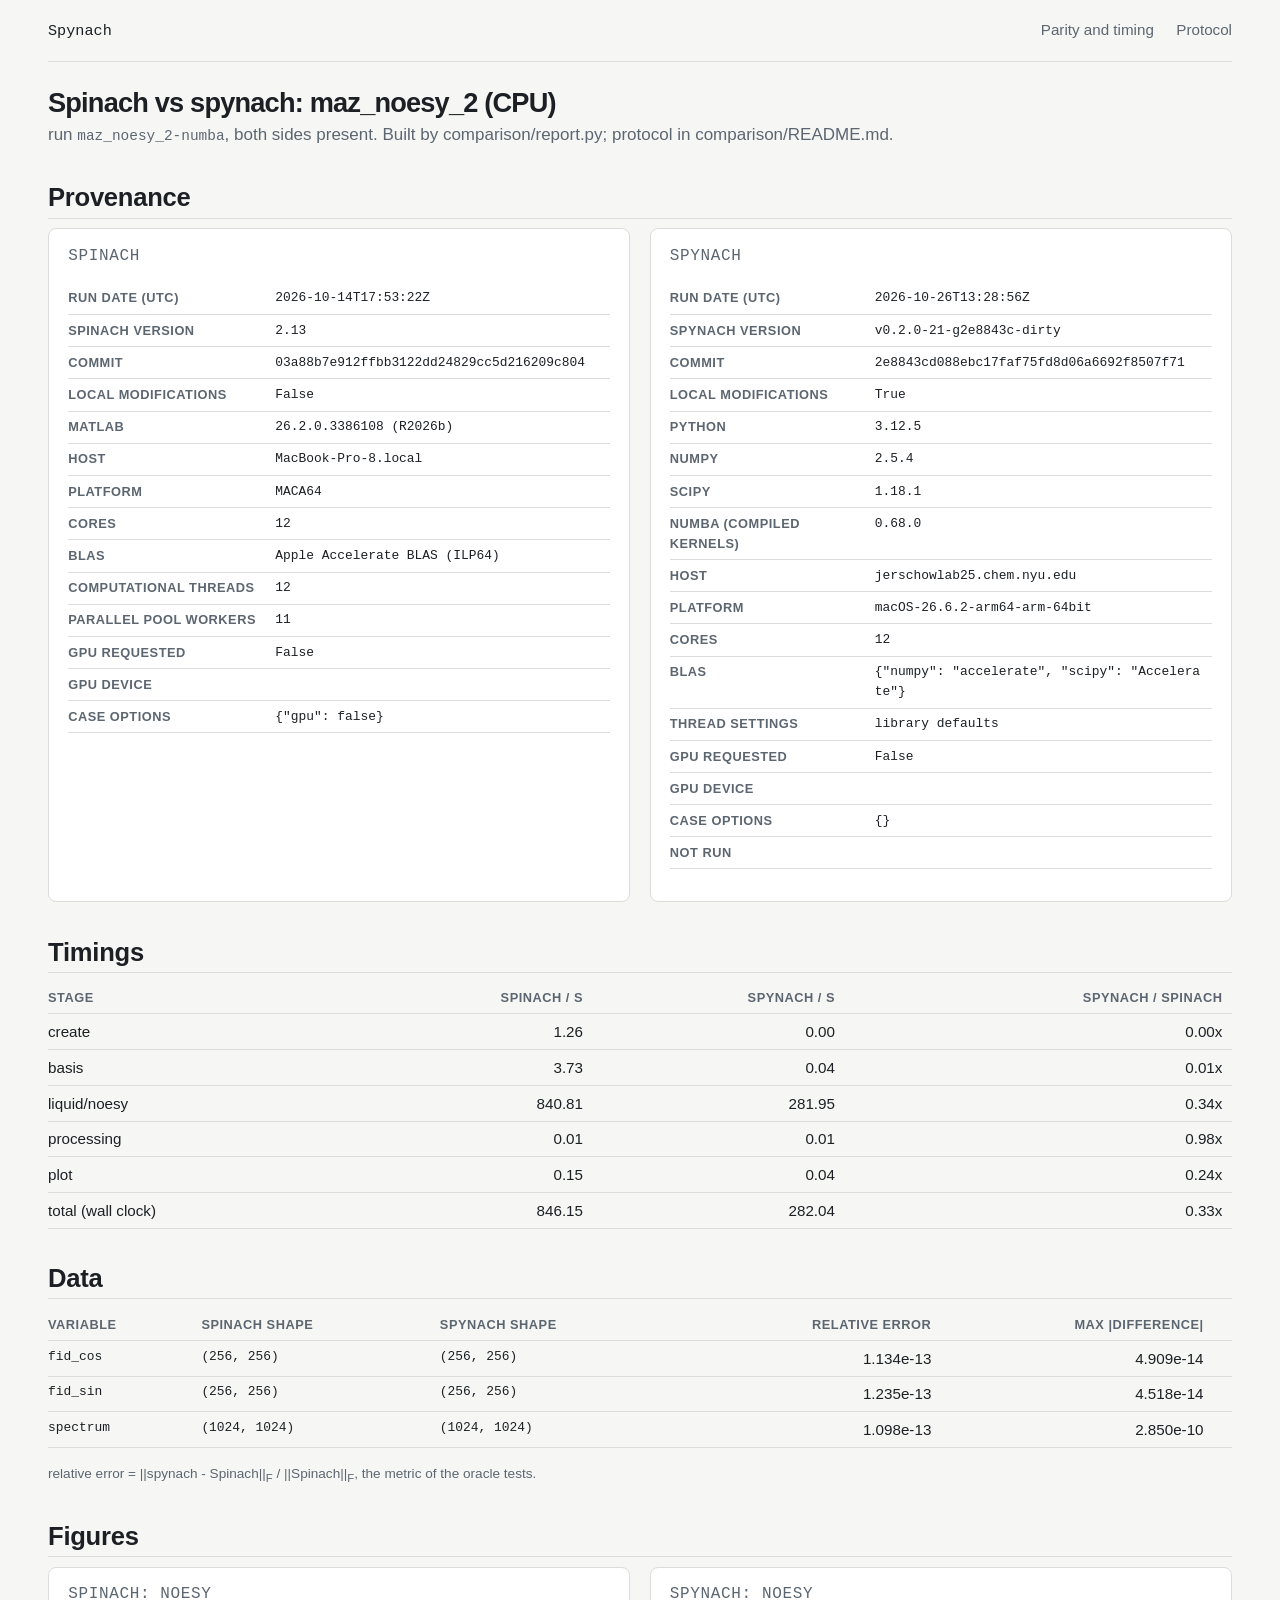
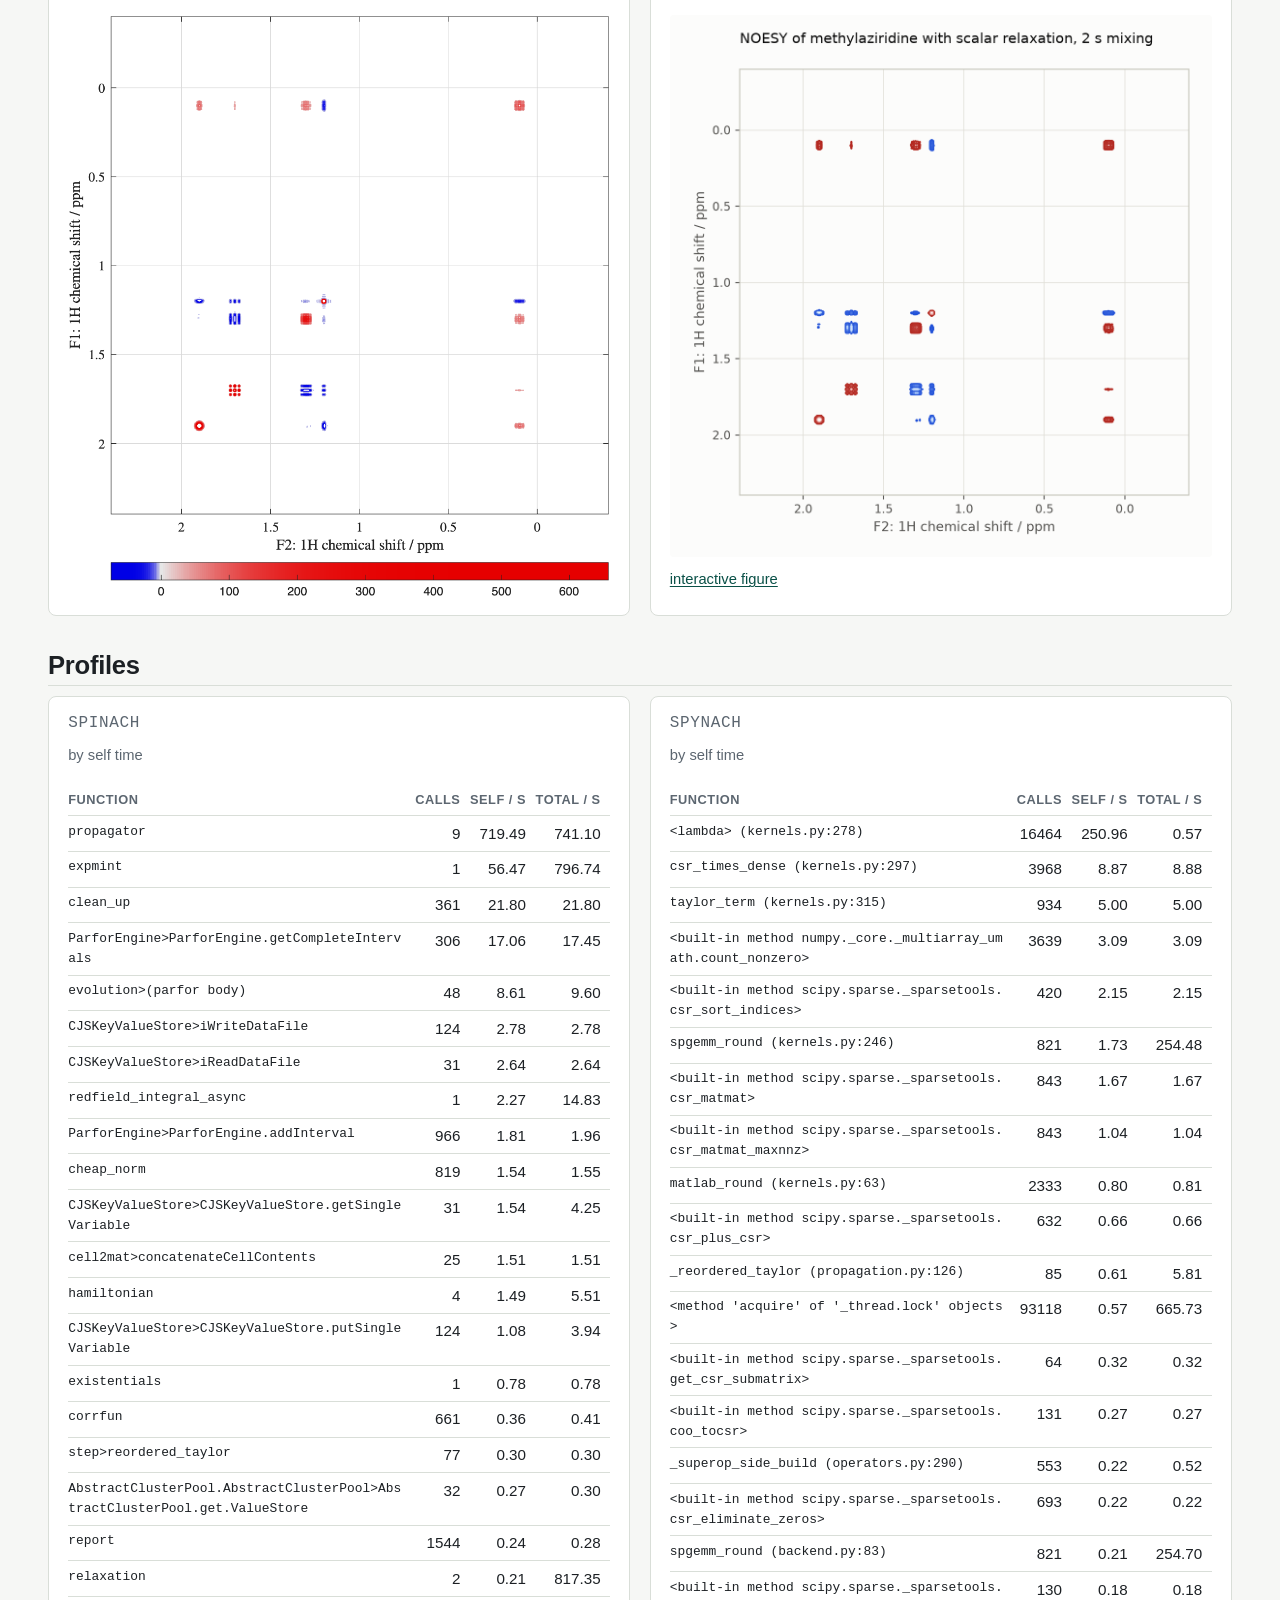
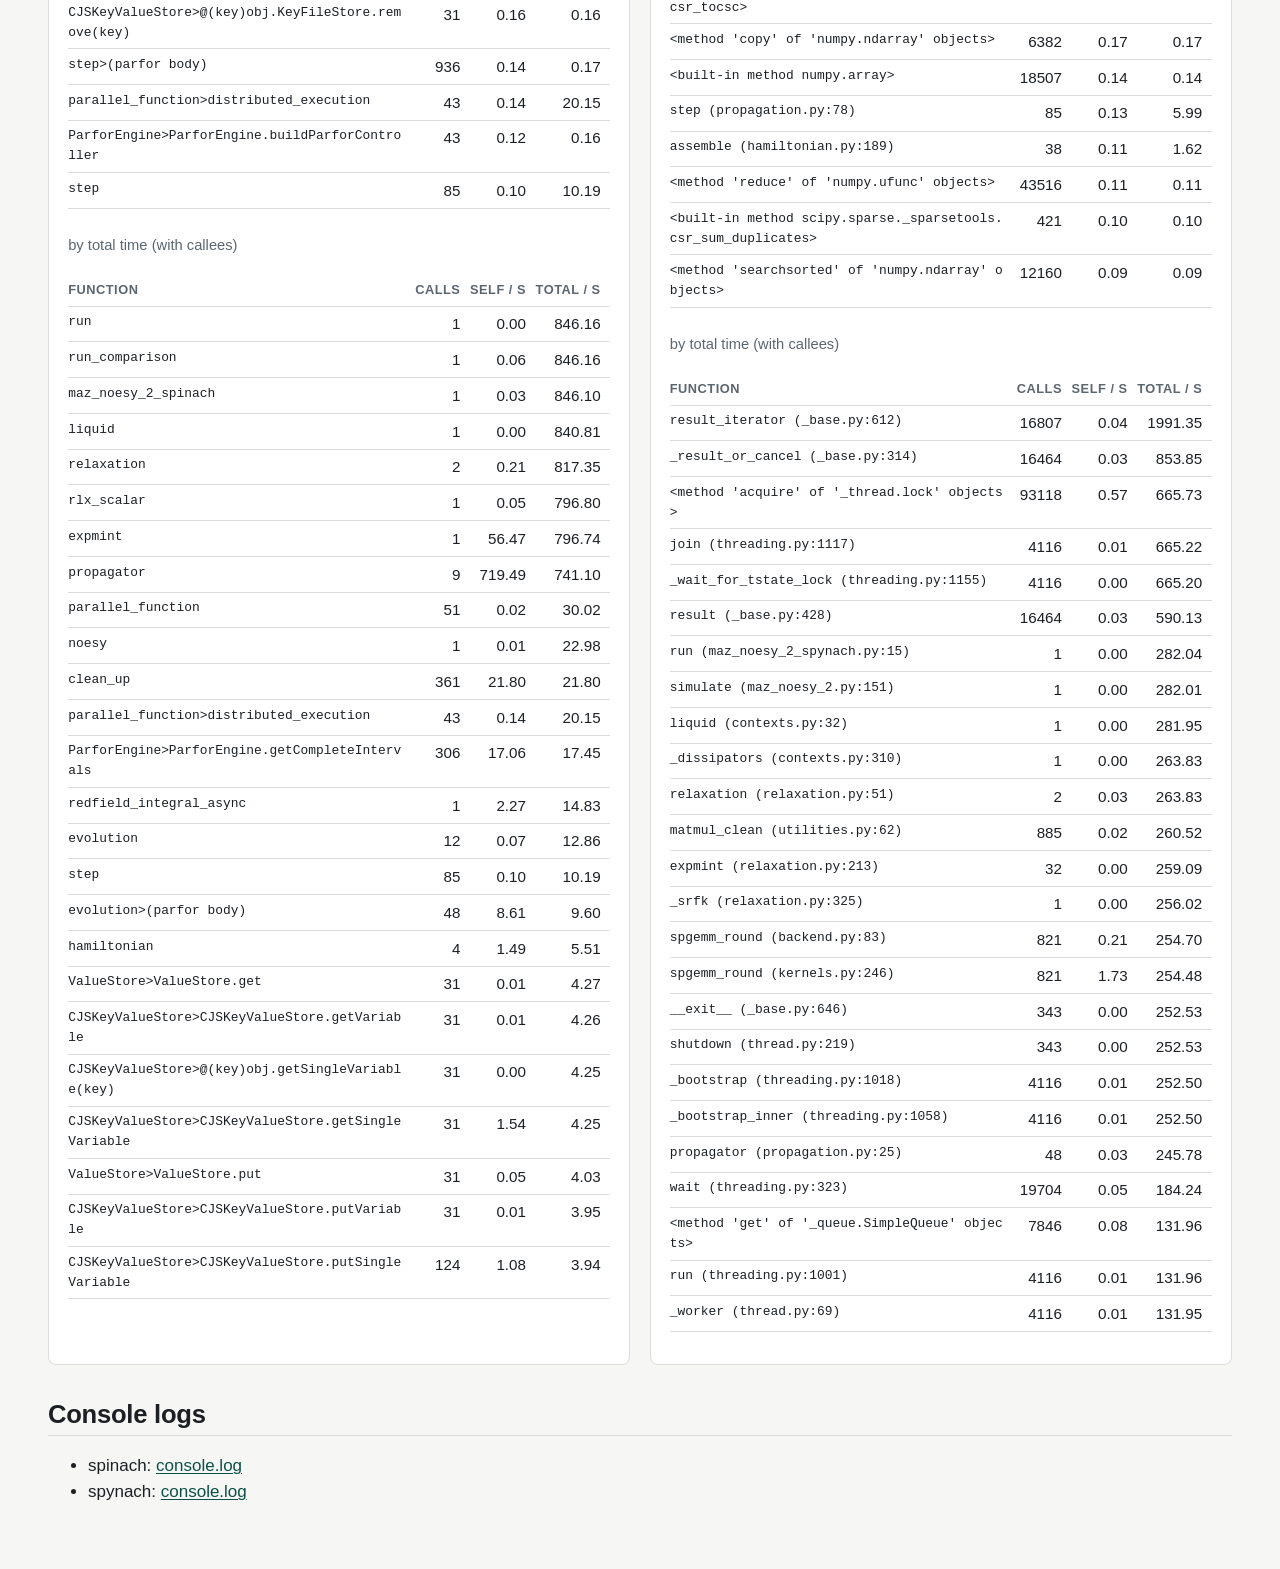
<file: comparison/runs/maz_noesy_2-numba/report.html>
<!doctype html><html lang="en"><head><meta charset="utf-8"><meta name="viewport" content="width=device-width, initial-scale=1"><title>Spinach vs spynach: maz_noesy_2 (CPU)</title><style>/* Shared stylesheet of the project site (index, spinach, easyspin, extras, docs, try, and the comparison
   reports, which inline it). Tokens, dark theme, type, the top nav, hero, sections, tables, cards, footer. */
:root {
  --bg: #f6f7f5;
  --surface: #ffffff;
  --fg: #1c2024;
  --muted: #5c6670;
  --line: #d9ded8;
  --accent: #0f6e63;
  --accent-ink: #0a5047;
  --code-bg: #eef1ee;
  --sans: "Instrument Sans", "Helvetica Neue", Arial, sans-serif;
  --mono: "JetBrains Mono", "SFMono-Regular", Menlo, Consolas, monospace;
  color-scheme: light;
}
@media (prefers-color-scheme: dark) {
  :root:not([data-theme="light"]) {
    --bg: #15191c; --surface: #1d2226; --fg: #e6e9e4; --muted: #9aa5ad; --line: #2f373d;
    --accent: #5fc4b4; --accent-ink: #8ad8cb; --code-bg: #101417;
    color-scheme: dark;
  }
}
:root[data-theme="dark"] {
  --bg: #15191c; --surface: #1d2226; --fg: #e6e9e4; --muted: #9aa5ad; --line: #2f373d;
  --accent: #5fc4b4; --accent-ink: #8ad8cb; --code-bg: #101417;
  color-scheme: dark;
}
* { box-sizing: border-box; }
html { font-size: 16px; }
body {
  margin: 0; background: var(--bg); color: var(--fg);
  font-family: var(--sans); line-height: 1.55; font-size: 1.0625rem;
  -webkit-font-smoothing: antialiased;
}
a { color: var(--accent-ink); text-decoration: underline; text-decoration-thickness: 1px; text-underline-offset: 2px; }
a:hover { color: var(--accent); }
a:focus-visible, button:focus-visible { outline: 2px solid var(--accent); outline-offset: 2px; }
code, pre { font-family: var(--mono); font-size: 0.875em; }
code { background: var(--code-bg); padding: 0.08em 0.3em; border-radius: 3px; }
pre { background: var(--code-bg); border: 1px solid var(--line); border-radius: 6px; padding: 0.9rem 1rem; overflow-x: auto; margin: 0; line-height: 1.5; }
pre code { background: none; padding: 0; font-size: 1em; }
.wrap { max-width: 68rem; margin: 0 auto; padding-inline: 16px; padding-block: 0 3rem; }
h1, h2, h3 { text-wrap: balance; line-height: 1.15; margin: 0; font-weight: 600; letter-spacing: -0.01em; }
h1 { font-size: clamp(2.4rem, 6vw, 3.6rem); font-weight: 700; letter-spacing: -0.03em; }
h2 { font-size: 1.6rem; }
h3 { font-size: 1.1rem; }
p { margin: 0; max-width: 42rem; }
.eyebrow { font-family: var(--mono); font-size: 0.75rem; letter-spacing: 0.12em; text-transform: uppercase; color: var(--accent-ink); }
nav.top { display: flex; flex-wrap: wrap; gap: 0.5rem 1.4rem; align-items: baseline; padding-block: 1.1rem; border-bottom: 1px solid var(--line); font-size: 0.95rem; }
nav.top .brand { font-family: var(--mono); font-weight: 500; color: var(--fg); text-decoration: none; margin-right: auto; }
nav.top a:not(.brand) { color: var(--muted); text-decoration: none; }
nav.top a:not(.brand):hover { color: var(--accent-ink); }
.hero { display: grid; grid-template-columns: minmax(0, 1.1fr) minmax(0, 1fr); gap: 2rem 3rem; align-items: center; padding-block: 3rem 2.5rem; }
.hero p.lede { font-size: 1.25rem; color: var(--muted); margin-top: 1rem; }
.actions { display: flex; flex-wrap: wrap; gap: 0.7rem; margin-top: 1.6rem; }
.btn { display: inline-block; padding: 0.55rem 1rem; border-radius: 6px; text-decoration: none; font-weight: 500; border: 1px solid var(--accent); color: var(--accent-ink); }
.btn.primary { background: var(--accent); color: var(--bg); }
.btn.primary:hover { color: var(--bg); filter: brightness(1.08); }
figure { margin: 0; min-width: 0; }
figure svg { width: 100%; height: auto; display: block; }
figure img { width: 100%; height: auto; display: block; border-radius: 6px; }
figcaption { font-size: 0.85rem; color: var(--muted); margin-top: 0.5rem; font-family: var(--mono); }
section { padding-block: 2.2rem; border-top: 1px solid var(--line); display: grid; grid-template-columns: 12rem minmax(0, 1fr); gap: 1rem 2.5rem; }
section > header { display: grid; gap: 0.4rem; align-content: start; }
section > header h2 { overflow-wrap: break-word; hyphens: auto; }
section > div { min-width: 0; display: grid; gap: 1rem; }
ul.plain { list-style: none; padding: 0; margin: 0; display: grid; gap: 0.6rem; max-width: 46rem; }
ul.plain li { padding-left: 1.1rem; position: relative; }
ul.plain li::before { content: ""; position: absolute; left: 0; top: 0.68em; width: 0.45rem; height: 0.45rem; border-radius: 50%; background: var(--accent); }
ul.plain b { font-weight: 600; }
.two { display: grid; grid-template-columns: repeat(auto-fit, minmax(16rem, 1fr)); gap: 1.4rem; }
table { border-collapse: collapse; width: 100%; font-size: 0.95rem; }
.scroll { overflow-x: auto; }
th, td { text-align: left; padding: 0.55rem 0.7rem 0.55rem 0; border-bottom: 1px solid var(--line); vertical-align: top; }
th { font-weight: 600; font-size: 0.8rem; letter-spacing: 0.04em; text-transform: uppercase; color: var(--muted); }
td.num, th.num { text-align: right; font-variant-numeric: tabular-nums; white-space: nowrap; }
td .links { white-space: nowrap; }
.cards { display: grid; grid-template-columns: repeat(auto-fit, minmax(17rem, 1fr)); gap: 1.2rem; }
.card { background: var(--surface); border: 1px solid var(--line); border-radius: 8px; padding: 1.1rem 1.2rem; display: grid; gap: 0.7rem; align-content: start; min-width: 0; }
.card h3 { font-family: var(--mono); font-weight: 500; font-size: 1rem; }
.card dl { margin: 0; display: grid; grid-template-columns: auto 1fr; gap: 0.25rem 1rem; font-size: 0.92rem; }
.card dt { color: var(--muted); }
.card dd { margin: 0; font-variant-numeric: tabular-nums; }
.card p { font-size: 0.92rem; color: var(--muted); }
footer { border-top: 1px solid var(--line); padding-block: 1.6rem; font-size: 0.9rem; color: var(--muted); display: flex; flex-wrap: wrap; gap: 0.4rem 1.4rem; }
@media (max-width: 720px) {
  .hero { grid-template-columns: 1fr; }
  section { grid-template-columns: 1fr; }
}
@media (prefers-reduced-motion: no-preference) { a, .btn { transition: color 120ms ease, filter 120ms ease; } }

/* Landing page: product cards, the why strip, the install block */
.cards.products { grid-template-columns: repeat(auto-fit, minmax(16rem, 1fr)); margin-top: 0.5rem; }
.card .eyebrow { margin-bottom: -0.2rem; }
.card .covers { font-size: 0.92rem; }
.card .links { display: flex; flex-wrap: wrap; gap: 0.4rem 1rem; margin-top: auto; font-size: 0.95rem; }
.why { display: grid; grid-template-columns: repeat(auto-fit, minmax(14rem, 1fr)); gap: 1.2rem 2rem; padding-block: 2rem; border-top: 1px solid var(--line); }
.why p { font-size: 0.98rem; }
.why b { display: block; margin-bottom: 0.2rem; }
.lede-page { padding-block: 2.4rem 1.6rem; }
.lede-page h1 { font-size: clamp(2rem, 5vw, 2.8rem); }
.lede-page p.lede { font-size: 1.2rem; color: var(--muted); margin-top: 0.9rem; max-width: 46rem; }
nav.top a[aria-current="page"] { color: var(--fg); font-weight: 600; }
.figures { display: grid; grid-template-columns: repeat(auto-fit, minmax(15rem, 1fr)); gap: 1.2rem; }
.figures figure { background: var(--surface); border: 1px solid var(--line); border-radius: 8px; padding: 0.7rem; display: grid; gap: 0.5rem; }
.figures figure img { background: #fff; }
.figures figcaption { font-family: var(--sans); font-size: 0.9rem; color: var(--fg); }
.figures figcaption code { font-family: var(--mono); }
td.na { color: var(--muted); }
table.timing td:first-child { min-width: 17rem; }
table.timing .note { display: block; margin-top: 0.15rem; }
.note { font-size: 0.92rem; color: var(--muted); }

:root { --warn: #b3261e; }
@media (prefers-color-scheme: dark) { :root:not([data-theme="light"]) { --warn: #ff8a80; } }
.wrap.report { max-width: 76rem; }
main { padding-top: 1rem; }
h1 { font-size: 1.7rem; margin: 0.6rem 0 0.2rem; }
h2 { margin: 2.2rem 0 0.6rem; border-bottom: 1px solid var(--line); padding-bottom: 0.3rem; }
h3 { font-size: 0.85rem; margin: 0; color: var(--muted); text-transform: uppercase; letter-spacing: 0.04em; }
p { max-width: none; }
p.sub { color: var(--muted); margin: 0 0 1.2rem; }
table { margin: 0.4rem 0 0.9rem; }
th, td { padding: 0.35rem 0.6rem 0.35rem 0; }
td.mono, span.mono { font-family: var(--mono); font-size: 0.85em; word-break: break-all; }
.cols { display: grid; grid-template-columns: 1fr 1fr; gap: 1.2rem; margin-bottom: 1.2rem; }
@media (max-width: 800px) { .cols { grid-template-columns: 1fr; } }
.card img { width: 100%; height: auto; border-radius: 4px; background: #fff; }
.missing { color: var(--warn); } .ok { color: var(--accent-ink); }
.small { font-size: 0.85rem; color: var(--muted); }
</style></head><body><div class="wrap report"><nav class="top" aria-label="Site"><a class="brand" href="../../../index.html">Spynach</a><a href="../../../spinach.html#timing">Parity and timing</a><a href="https://github.com/ajerschow/spynach/blob/main/comparison/README.md">Protocol</a></nav><main>
<h1>Spinach vs spynach: maz_noesy_2 (CPU)</h1>
<p class="sub">run <span class="mono">maz_noesy_2-numba</span>, both sides present. Built by comparison/report.py; protocol in comparison/README.md.</p>
<h2>Provenance</h2><div class="cols"><div class="card"><h3>spinach</h3><table><tr><th>run date (UTC)</th><td class="mono">2026-10-14T17:53:22Z</td></tr><tr><th>Spinach version</th><td class="mono">2.13</td></tr><tr><th>commit</th><td class="mono">03a88b7e912ffbb3122dd24829cc5d216209c804</td></tr><tr><th>local modifications</th><td class="mono">False</td></tr><tr><th>MATLAB</th><td class="mono">26.2.0.3386108 (R2026b)</td></tr><tr><th>host</th><td class="mono">MacBook-Pro-8.local</td></tr><tr><th>platform</th><td class="mono">MACA64</td></tr><tr><th>cores</th><td class="mono">12</td></tr><tr><th>BLAS</th><td class="mono">Apple Accelerate BLAS (ILP64)</td></tr><tr><th>computational threads</th><td class="mono">12</td></tr><tr><th>parallel pool workers</th><td class="mono">11</td></tr><tr><th>GPU requested</th><td class="mono">False</td></tr><tr><th>GPU device</th><td class="mono"></td></tr><tr><th>case options</th><td class="mono">{&quot;gpu&quot;: false}</td></tr></table></div><div class="card"><h3>spynach</h3><table><tr><th>run date (UTC)</th><td class="mono">2026-10-26T13:28:56Z</td></tr><tr><th>spynach version</th><td class="mono">v0.2.0-21-g2e8843c-dirty</td></tr><tr><th>commit</th><td class="mono">2e8843cd088ebc17faf75fd8d06a6692f8507f71</td></tr><tr><th>local modifications</th><td class="mono">True</td></tr><tr><th>Python</th><td class="mono">3.12.5</td></tr><tr><th>NumPy</th><td class="mono">2.5.4</td></tr><tr><th>SciPy</th><td class="mono">1.18.1</td></tr><tr><th>Numba (compiled kernels)</th><td class="mono">0.68.0</td></tr><tr><th>host</th><td class="mono">jerschowlab25.chem.nyu.edu</td></tr><tr><th>platform</th><td class="mono">macOS-26.6.2-arm64-arm-64bit</td></tr><tr><th>cores</th><td class="mono">12</td></tr><tr><th>BLAS</th><td class="mono">{&quot;numpy&quot;: &quot;accelerate&quot;, &quot;scipy&quot;: &quot;Accelerate&quot;}</td></tr><tr><th>thread settings</th><td class="mono">library defaults</td></tr><tr><th>GPU requested</th><td class="mono">False</td></tr><tr><th>GPU device</th><td class="mono"></td></tr><tr><th>case options</th><td class="mono">{}</td></tr><tr><th>not run</th><td class="mono"></td></tr></table></div></div>
<h2>Timings</h2><table><tr><th>stage</th><th class="num">Spinach / s</th><th class="num">spynach / s</th><th class="num">spynach / Spinach</th></tr><tr><td>create</td><td class="num">1.26</td><td class="num">0.00</td><td class="num">0.00x</td></tr><tr><td>basis</td><td class="num">3.73</td><td class="num">0.04</td><td class="num">0.01x</td></tr><tr><td>liquid/noesy</td><td class="num">840.81</td><td class="num">281.95</td><td class="num">0.34x</td></tr><tr><td>processing</td><td class="num">0.01</td><td class="num">0.01</td><td class="num">0.98x</td></tr><tr><td>plot</td><td class="num">0.15</td><td class="num">0.04</td><td class="num">0.24x</td></tr><tr><td>total (wall clock)</td><td class="num">846.15</td><td class="num">282.04</td><td class="num">0.33x</td></tr></table>
<h2>Data</h2><table><tr><th>variable</th><th>Spinach shape</th><th>spynach shape</th><th class="num">relative error</th><th class="num">max |difference|</th><th></th></tr><tr><td class="mono">fid_cos</td><td class="mono">(256, 256)</td><td class="mono">(256, 256)</td><td class="num">1.134e-13</td><td class="num">4.909e-14</td><td class="missing"></td></tr><tr><td class="mono">fid_sin</td><td class="mono">(256, 256)</td><td class="mono">(256, 256)</td><td class="num">1.235e-13</td><td class="num">4.518e-14</td><td class="missing"></td></tr><tr><td class="mono">spectrum</td><td class="mono">(1024, 1024)</td><td class="mono">(1024, 1024)</td><td class="num">1.098e-13</td><td class="num">2.850e-10</td><td class="missing"></td></tr></table><p class="small">relative error = ||spynach - Spinach||<sub>F</sub> / ||Spinach||<sub>F</sub>, the metric of the oracle tests.</p>
<h2>Figures</h2><div class="cols"><div class="card"><h3>spinach: noesy</h3><img src="[data-uri]" alt="figure_noesy.png"></div><div class="card"><h3>spynach: noesy</h3><img src="[data-uri]" alt="figure_noesy.png"><p class="small"><a href="spynach/figure_noesy.html">interactive figure</a></p></div></div>
<h2>Profiles</h2><div class="cols"><div class="card"><h3>spinach</h3><p class="small">by self time</p><table><tr><th>function</th><th class="num">calls</th><th class="num">self / s</th><th class="num">total / s</th></tr><tr><td class="mono">propagator</td><td class="num">9</td><td class="num">719.49</td><td class="num">741.10</td></tr><tr><td class="mono">expmint</td><td class="num">1</td><td class="num">56.47</td><td class="num">796.74</td></tr><tr><td class="mono">clean_up</td><td class="num">361</td><td class="num">21.80</td><td class="num">21.80</td></tr><tr><td class="mono">ParforEngine&gt;ParforEngine.getCompleteIntervals</td><td class="num">306</td><td class="num">17.06</td><td class="num">17.45</td></tr><tr><td class="mono">evolution&gt;(parfor body)</td><td class="num">48</td><td class="num">8.61</td><td class="num">9.60</td></tr><tr><td class="mono">CJSKeyValueStore&gt;iWriteDataFile</td><td class="num">124</td><td class="num">2.78</td><td class="num">2.78</td></tr><tr><td class="mono">CJSKeyValueStore&gt;iReadDataFile</td><td class="num">31</td><td class="num">2.64</td><td class="num">2.64</td></tr><tr><td class="mono">redfield_integral_async</td><td class="num">1</td><td class="num">2.27</td><td class="num">14.83</td></tr><tr><td class="mono">ParforEngine&gt;ParforEngine.addInterval</td><td class="num">966</td><td class="num">1.81</td><td class="num">1.96</td></tr><tr><td class="mono">cheap_norm</td><td class="num">819</td><td class="num">1.54</td><td class="num">1.55</td></tr><tr><td class="mono">CJSKeyValueStore&gt;CJSKeyValueStore.getSingleVariable</td><td class="num">31</td><td class="num">1.54</td><td class="num">4.25</td></tr><tr><td class="mono">cell2mat&gt;concatenateCellContents</td><td class="num">25</td><td class="num">1.51</td><td class="num">1.51</td></tr><tr><td class="mono">hamiltonian</td><td class="num">4</td><td class="num">1.49</td><td class="num">5.51</td></tr><tr><td class="mono">CJSKeyValueStore&gt;CJSKeyValueStore.putSingleVariable</td><td class="num">124</td><td class="num">1.08</td><td class="num">3.94</td></tr><tr><td class="mono">existentials</td><td class="num">1</td><td class="num">0.78</td><td class="num">0.78</td></tr><tr><td class="mono">corrfun</td><td class="num">661</td><td class="num">0.36</td><td class="num">0.41</td></tr><tr><td class="mono">step&gt;reordered_taylor</td><td class="num">77</td><td class="num">0.30</td><td class="num">0.30</td></tr><tr><td class="mono">AbstractClusterPool.AbstractClusterPool&gt;AbstractClusterPool.get.ValueStore</td><td class="num">32</td><td class="num">0.27</td><td class="num">0.30</td></tr><tr><td class="mono">report</td><td class="num">1544</td><td class="num">0.24</td><td class="num">0.28</td></tr><tr><td class="mono">relaxation</td><td class="num">2</td><td class="num">0.21</td><td class="num">817.35</td></tr><tr><td class="mono">CJSKeyValueStore&gt;@(key)obj.KeyFileStore.remove(key)</td><td class="num">31</td><td class="num">0.16</td><td class="num">0.16</td></tr><tr><td class="mono">step&gt;(parfor body)</td><td class="num">936</td><td class="num">0.14</td><td class="num">0.17</td></tr><tr><td class="mono">parallel_function&gt;distributed_execution</td><td class="num">43</td><td class="num">0.14</td><td class="num">20.15</td></tr><tr><td class="mono">ParforEngine&gt;ParforEngine.buildParforController</td><td class="num">43</td><td class="num">0.12</td><td class="num">0.16</td></tr><tr><td class="mono">step</td><td class="num">85</td><td class="num">0.10</td><td class="num">10.19</td></tr></table><p class="small">by total time (with callees)</p><table><tr><th>function</th><th class="num">calls</th><th class="num">self / s</th><th class="num">total / s</th></tr><tr><td class="mono">run</td><td class="num">1</td><td class="num">0.00</td><td class="num">846.16</td></tr><tr><td class="mono">run_comparison</td><td class="num">1</td><td class="num">0.06</td><td class="num">846.16</td></tr><tr><td class="mono">maz_noesy_2_spinach</td><td class="num">1</td><td class="num">0.03</td><td class="num">846.10</td></tr><tr><td class="mono">liquid</td><td class="num">1</td><td class="num">0.00</td><td class="num">840.81</td></tr><tr><td class="mono">relaxation</td><td class="num">2</td><td class="num">0.21</td><td class="num">817.35</td></tr><tr><td class="mono">rlx_scalar</td><td class="num">1</td><td class="num">0.05</td><td class="num">796.80</td></tr><tr><td class="mono">expmint</td><td class="num">1</td><td class="num">56.47</td><td class="num">796.74</td></tr><tr><td class="mono">propagator</td><td class="num">9</td><td class="num">719.49</td><td class="num">741.10</td></tr><tr><td class="mono">parallel_function</td><td class="num">51</td><td class="num">0.02</td><td class="num">30.02</td></tr><tr><td class="mono">noesy</td><td class="num">1</td><td class="num">0.01</td><td class="num">22.98</td></tr><tr><td class="mono">clean_up</td><td class="num">361</td><td class="num">21.80</td><td class="num">21.80</td></tr><tr><td class="mono">parallel_function&gt;distributed_execution</td><td class="num">43</td><td class="num">0.14</td><td class="num">20.15</td></tr><tr><td class="mono">ParforEngine&gt;ParforEngine.getCompleteIntervals</td><td class="num">306</td><td class="num">17.06</td><td class="num">17.45</td></tr><tr><td class="mono">redfield_integral_async</td><td class="num">1</td><td class="num">2.27</td><td class="num">14.83</td></tr><tr><td class="mono">evolution</td><td class="num">12</td><td class="num">0.07</td><td class="num">12.86</td></tr><tr><td class="mono">step</td><td class="num">85</td><td class="num">0.10</td><td class="num">10.19</td></tr><tr><td class="mono">evolution&gt;(parfor body)</td><td class="num">48</td><td class="num">8.61</td><td class="num">9.60</td></tr><tr><td class="mono">hamiltonian</td><td class="num">4</td><td class="num">1.49</td><td class="num">5.51</td></tr><tr><td class="mono">ValueStore&gt;ValueStore.get</td><td class="num">31</td><td class="num">0.01</td><td class="num">4.27</td></tr><tr><td class="mono">CJSKeyValueStore&gt;CJSKeyValueStore.getVariable</td><td class="num">31</td><td class="num">0.01</td><td class="num">4.26</td></tr><tr><td class="mono">CJSKeyValueStore&gt;@(key)obj.getSingleVariable(key)</td><td class="num">31</td><td class="num">0.00</td><td class="num">4.25</td></tr><tr><td class="mono">CJSKeyValueStore&gt;CJSKeyValueStore.getSingleVariable</td><td class="num">31</td><td class="num">1.54</td><td class="num">4.25</td></tr><tr><td class="mono">ValueStore&gt;ValueStore.put</td><td class="num">31</td><td class="num">0.05</td><td class="num">4.03</td></tr><tr><td class="mono">CJSKeyValueStore&gt;CJSKeyValueStore.putVariable</td><td class="num">31</td><td class="num">0.01</td><td class="num">3.95</td></tr><tr><td class="mono">CJSKeyValueStore&gt;CJSKeyValueStore.putSingleVariable</td><td class="num">124</td><td class="num">1.08</td><td class="num">3.94</td></tr></table></div><div class="card"><h3>spynach</h3><p class="small">by self time</p><table><tr><th>function</th><th class="num">calls</th><th class="num">self / s</th><th class="num">total / s</th></tr><tr><td class="mono">&lt;lambda&gt; (kernels.py:278)</td><td class="num">16464</td><td class="num">250.96</td><td class="num">0.57</td></tr><tr><td class="mono">csr_times_dense (kernels.py:297)</td><td class="num">3968</td><td class="num">8.87</td><td class="num">8.88</td></tr><tr><td class="mono">taylor_term (kernels.py:315)</td><td class="num">934</td><td class="num">5.00</td><td class="num">5.00</td></tr><tr><td class="mono">&lt;built-in method numpy._core._multiarray_umath.count_nonzero&gt;</td><td class="num">3639</td><td class="num">3.09</td><td class="num">3.09</td></tr><tr><td class="mono">&lt;built-in method scipy.sparse._sparsetools.csr_sort_indices&gt;</td><td class="num">420</td><td class="num">2.15</td><td class="num">2.15</td></tr><tr><td class="mono">spgemm_round (kernels.py:246)</td><td class="num">821</td><td class="num">1.73</td><td class="num">254.48</td></tr><tr><td class="mono">&lt;built-in method scipy.sparse._sparsetools.csr_matmat&gt;</td><td class="num">843</td><td class="num">1.67</td><td class="num">1.67</td></tr><tr><td class="mono">&lt;built-in method scipy.sparse._sparsetools.csr_matmat_maxnnz&gt;</td><td class="num">843</td><td class="num">1.04</td><td class="num">1.04</td></tr><tr><td class="mono">matlab_round (kernels.py:63)</td><td class="num">2333</td><td class="num">0.80</td><td class="num">0.81</td></tr><tr><td class="mono">&lt;built-in method scipy.sparse._sparsetools.csr_plus_csr&gt;</td><td class="num">632</td><td class="num">0.66</td><td class="num">0.66</td></tr><tr><td class="mono">_reordered_taylor (propagation.py:126)</td><td class="num">85</td><td class="num">0.61</td><td class="num">5.81</td></tr><tr><td class="mono">&lt;method &#x27;acquire&#x27; of &#x27;_thread.lock&#x27; objects&gt;</td><td class="num">93118</td><td class="num">0.57</td><td class="num">665.73</td></tr><tr><td class="mono">&lt;built-in method scipy.sparse._sparsetools.get_csr_submatrix&gt;</td><td class="num">64</td><td class="num">0.32</td><td class="num">0.32</td></tr><tr><td class="mono">&lt;built-in method scipy.sparse._sparsetools.coo_tocsr&gt;</td><td class="num">131</td><td class="num">0.27</td><td class="num">0.27</td></tr><tr><td class="mono">_superop_side_build (operators.py:290)</td><td class="num">553</td><td class="num">0.22</td><td class="num">0.52</td></tr><tr><td class="mono">&lt;built-in method scipy.sparse._sparsetools.csr_eliminate_zeros&gt;</td><td class="num">693</td><td class="num">0.22</td><td class="num">0.22</td></tr><tr><td class="mono">spgemm_round (backend.py:83)</td><td class="num">821</td><td class="num">0.21</td><td class="num">254.70</td></tr><tr><td class="mono">&lt;built-in method scipy.sparse._sparsetools.csr_tocsc&gt;</td><td class="num">130</td><td class="num">0.18</td><td class="num">0.18</td></tr><tr><td class="mono">&lt;method &#x27;copy&#x27; of &#x27;numpy.ndarray&#x27; objects&gt;</td><td class="num">6382</td><td class="num">0.17</td><td class="num">0.17</td></tr><tr><td class="mono">&lt;built-in method numpy.array&gt;</td><td class="num">18507</td><td class="num">0.14</td><td class="num">0.14</td></tr><tr><td class="mono">step (propagation.py:78)</td><td class="num">85</td><td class="num">0.13</td><td class="num">5.99</td></tr><tr><td class="mono">assemble (hamiltonian.py:189)</td><td class="num">38</td><td class="num">0.11</td><td class="num">1.62</td></tr><tr><td class="mono">&lt;method &#x27;reduce&#x27; of &#x27;numpy.ufunc&#x27; objects&gt;</td><td class="num">43516</td><td class="num">0.11</td><td class="num">0.11</td></tr><tr><td class="mono">&lt;built-in method scipy.sparse._sparsetools.csr_sum_duplicates&gt;</td><td class="num">421</td><td class="num">0.10</td><td class="num">0.10</td></tr><tr><td class="mono">&lt;method &#x27;searchsorted&#x27; of &#x27;numpy.ndarray&#x27; objects&gt;</td><td class="num">12160</td><td class="num">0.09</td><td class="num">0.09</td></tr></table><p class="small">by total time (with callees)</p><table><tr><th>function</th><th class="num">calls</th><th class="num">self / s</th><th class="num">total / s</th></tr><tr><td class="mono">result_iterator (_base.py:612)</td><td class="num">16807</td><td class="num">0.04</td><td class="num">1991.35</td></tr><tr><td class="mono">_result_or_cancel (_base.py:314)</td><td class="num">16464</td><td class="num">0.03</td><td class="num">853.85</td></tr><tr><td class="mono">&lt;method &#x27;acquire&#x27; of &#x27;_thread.lock&#x27; objects&gt;</td><td class="num">93118</td><td class="num">0.57</td><td class="num">665.73</td></tr><tr><td class="mono">join (threading.py:1117)</td><td class="num">4116</td><td class="num">0.01</td><td class="num">665.22</td></tr><tr><td class="mono">_wait_for_tstate_lock (threading.py:1155)</td><td class="num">4116</td><td class="num">0.00</td><td class="num">665.20</td></tr><tr><td class="mono">result (_base.py:428)</td><td class="num">16464</td><td class="num">0.03</td><td class="num">590.13</td></tr><tr><td class="mono">run (maz_noesy_2_spynach.py:15)</td><td class="num">1</td><td class="num">0.00</td><td class="num">282.04</td></tr><tr><td class="mono">simulate (maz_noesy_2.py:151)</td><td class="num">1</td><td class="num">0.00</td><td class="num">282.01</td></tr><tr><td class="mono">liquid (contexts.py:32)</td><td class="num">1</td><td class="num">0.00</td><td class="num">281.95</td></tr><tr><td class="mono">_dissipators (contexts.py:310)</td><td class="num">1</td><td class="num">0.00</td><td class="num">263.83</td></tr><tr><td class="mono">relaxation (relaxation.py:51)</td><td class="num">2</td><td class="num">0.03</td><td class="num">263.83</td></tr><tr><td class="mono">matmul_clean (utilities.py:62)</td><td class="num">885</td><td class="num">0.02</td><td class="num">260.52</td></tr><tr><td class="mono">expmint (relaxation.py:213)</td><td class="num">32</td><td class="num">0.00</td><td class="num">259.09</td></tr><tr><td class="mono">_srfk (relaxation.py:325)</td><td class="num">1</td><td class="num">0.00</td><td class="num">256.02</td></tr><tr><td class="mono">spgemm_round (backend.py:83)</td><td class="num">821</td><td class="num">0.21</td><td class="num">254.70</td></tr><tr><td class="mono">spgemm_round (kernels.py:246)</td><td class="num">821</td><td class="num">1.73</td><td class="num">254.48</td></tr><tr><td class="mono">__exit__ (_base.py:646)</td><td class="num">343</td><td class="num">0.00</td><td class="num">252.53</td></tr><tr><td class="mono">shutdown (thread.py:219)</td><td class="num">343</td><td class="num">0.00</td><td class="num">252.53</td></tr><tr><td class="mono">_bootstrap (threading.py:1018)</td><td class="num">4116</td><td class="num">0.01</td><td class="num">252.50</td></tr><tr><td class="mono">_bootstrap_inner (threading.py:1058)</td><td class="num">4116</td><td class="num">0.01</td><td class="num">252.50</td></tr><tr><td class="mono">propagator (propagation.py:25)</td><td class="num">48</td><td class="num">0.03</td><td class="num">245.78</td></tr><tr><td class="mono">wait (threading.py:323)</td><td class="num">19704</td><td class="num">0.05</td><td class="num">184.24</td></tr><tr><td class="mono">&lt;method &#x27;get&#x27; of &#x27;_queue.SimpleQueue&#x27; objects&gt;</td><td class="num">7846</td><td class="num">0.08</td><td class="num">131.96</td></tr><tr><td class="mono">run (threading.py:1001)</td><td class="num">4116</td><td class="num">0.01</td><td class="num">131.96</td></tr><tr><td class="mono">_worker (thread.py:69)</td><td class="num">4116</td><td class="num">0.01</td><td class="num">131.95</td></tr></table></div></div>
<h2>Console logs</h2><ul><li>spinach: <a href="spinach/console.log">console.log</a></li><li>spynach: <a href="spynach/console.log">console.log</a></li></ul>
</main></div></body></html>
</file>
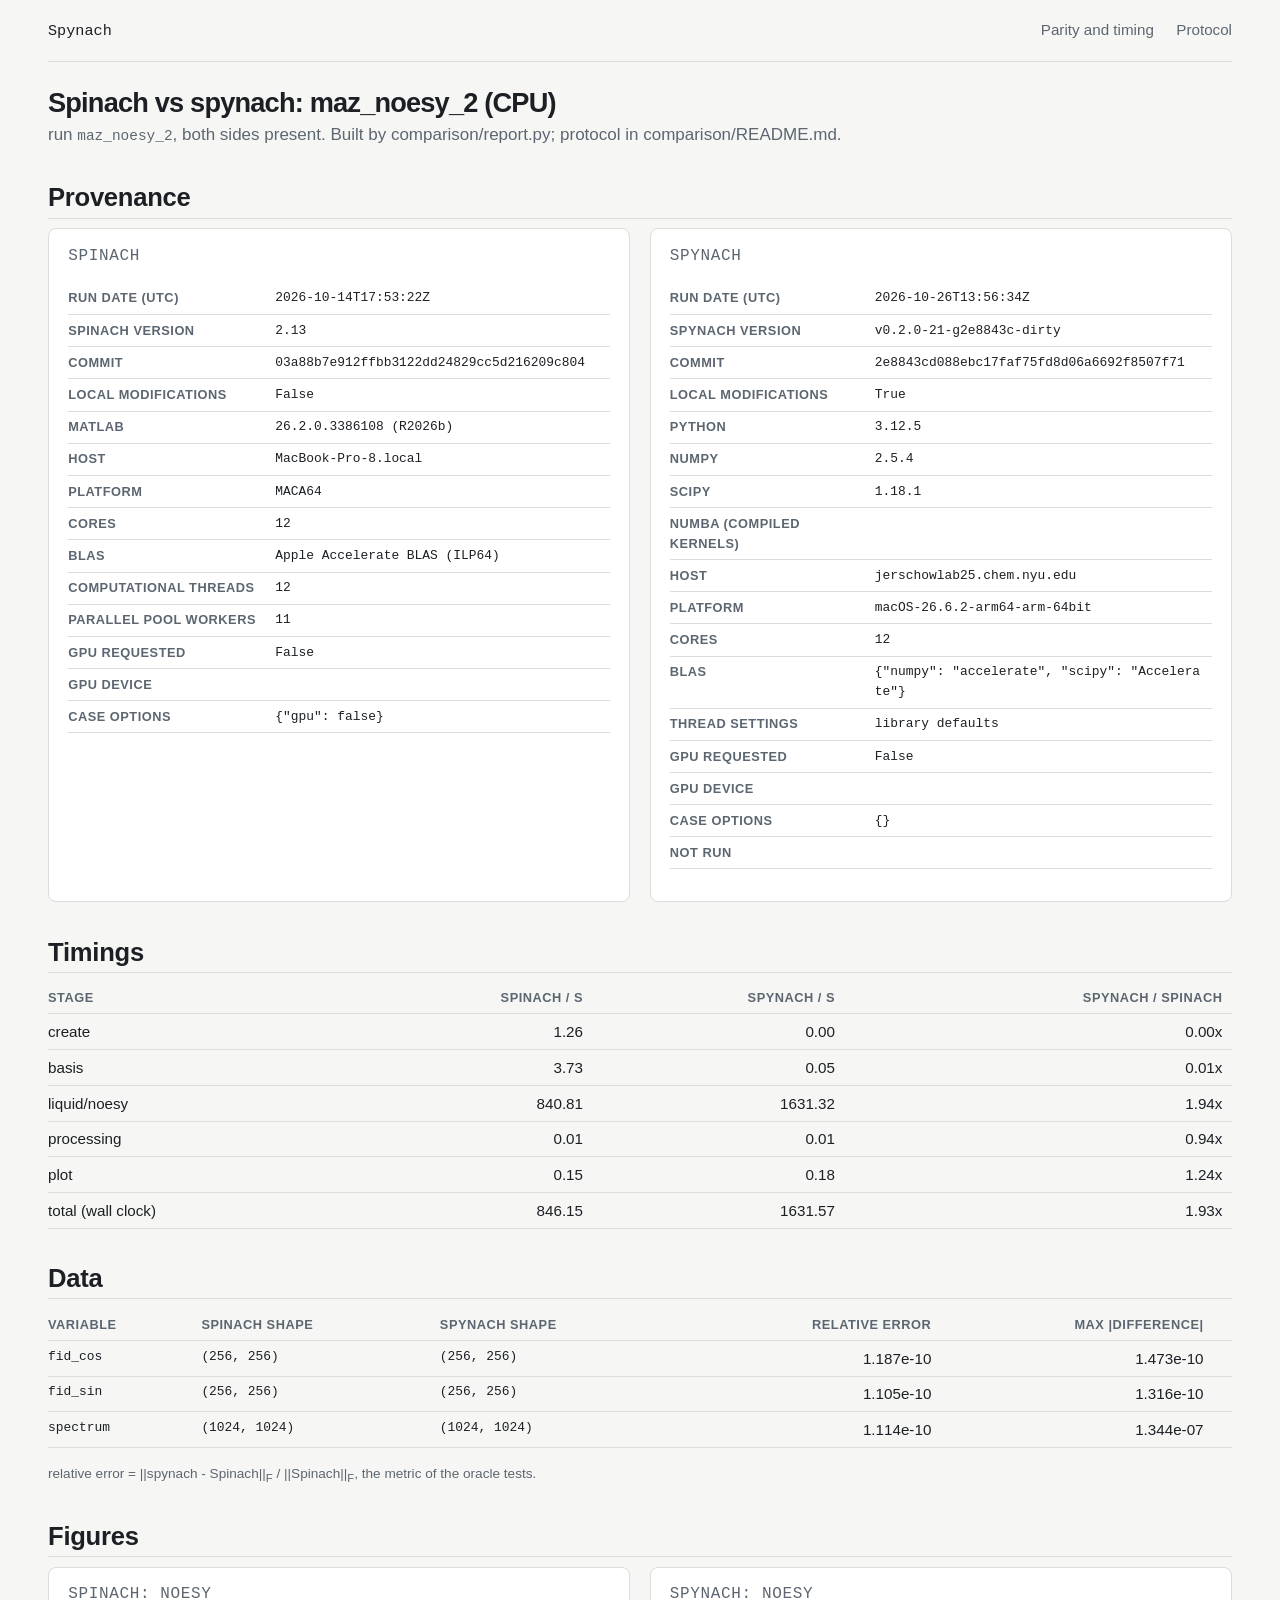
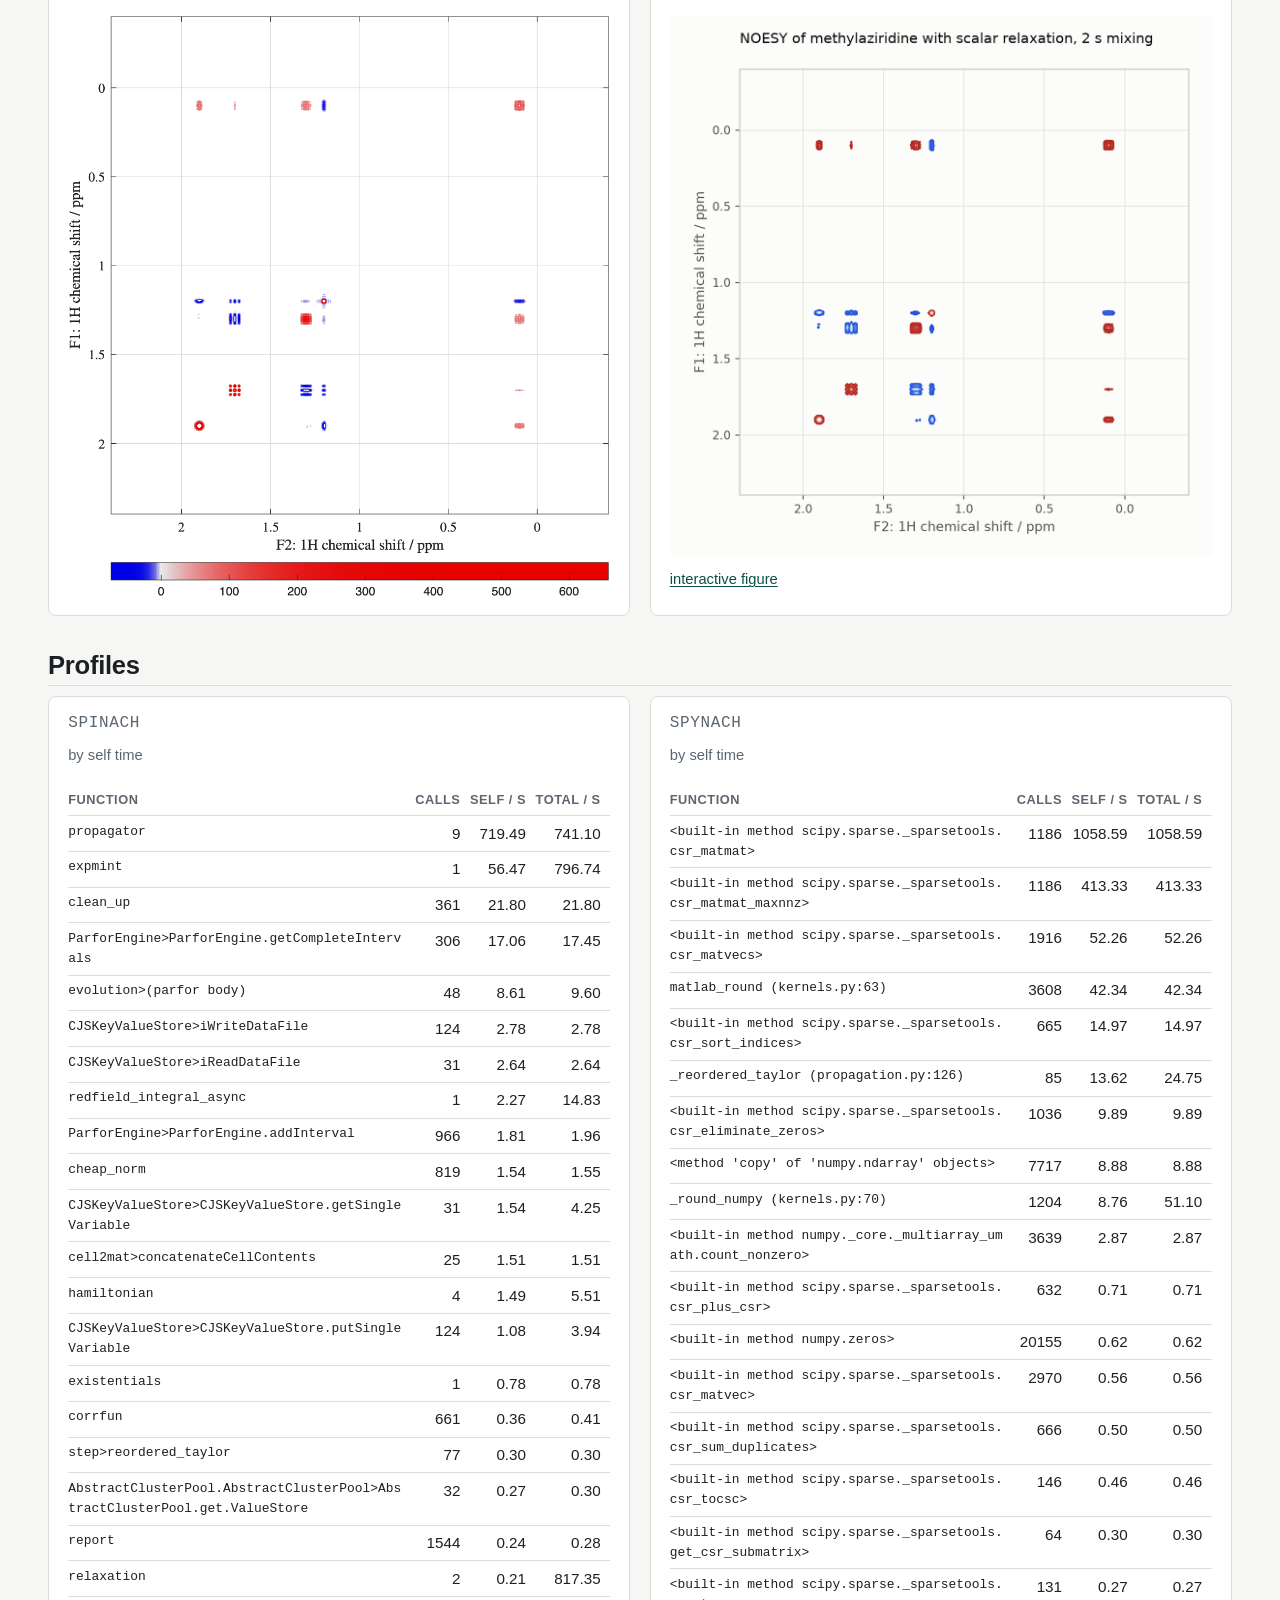
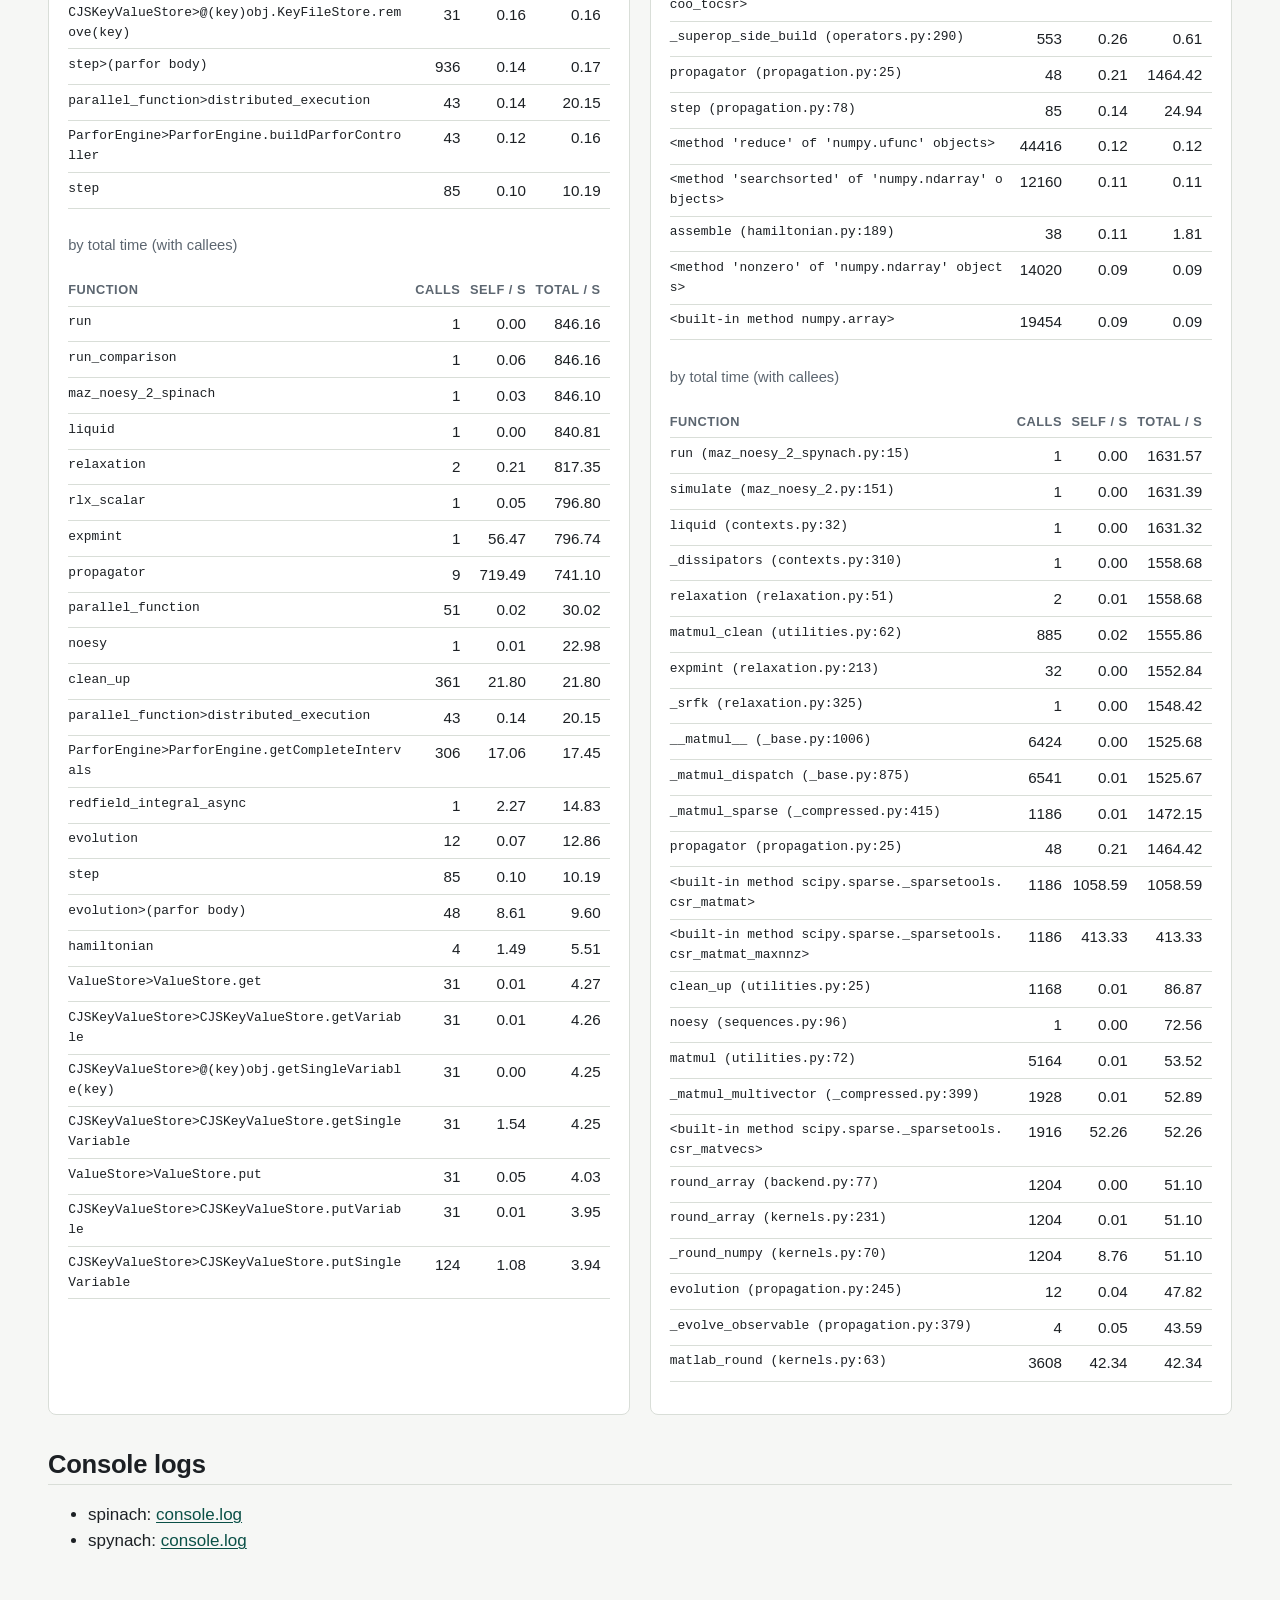
<file: comparison/runs/maz_noesy_2/report.html>
<!doctype html><html lang="en"><head><meta charset="utf-8"><meta name="viewport" content="width=device-width, initial-scale=1"><title>Spinach vs spynach: maz_noesy_2 (CPU)</title><style>/* Shared stylesheet of the project site (index, spinach, easyspin, extras, docs, try, and the comparison
   reports, which inline it). Tokens, dark theme, type, the top nav, hero, sections, tables, cards, footer. */
:root {
  --bg: #f6f7f5;
  --surface: #ffffff;
  --fg: #1c2024;
  --muted: #5c6670;
  --line: #d9ded8;
  --accent: #0f6e63;
  --accent-ink: #0a5047;
  --code-bg: #eef1ee;
  --sans: "Instrument Sans", "Helvetica Neue", Arial, sans-serif;
  --mono: "JetBrains Mono", "SFMono-Regular", Menlo, Consolas, monospace;
  color-scheme: light;
}
@media (prefers-color-scheme: dark) {
  :root:not([data-theme="light"]) {
    --bg: #15191c; --surface: #1d2226; --fg: #e6e9e4; --muted: #9aa5ad; --line: #2f373d;
    --accent: #5fc4b4; --accent-ink: #8ad8cb; --code-bg: #101417;
    color-scheme: dark;
  }
}
:root[data-theme="dark"] {
  --bg: #15191c; --surface: #1d2226; --fg: #e6e9e4; --muted: #9aa5ad; --line: #2f373d;
  --accent: #5fc4b4; --accent-ink: #8ad8cb; --code-bg: #101417;
  color-scheme: dark;
}
* { box-sizing: border-box; }
html { font-size: 16px; }
body {
  margin: 0; background: var(--bg); color: var(--fg);
  font-family: var(--sans); line-height: 1.55; font-size: 1.0625rem;
  -webkit-font-smoothing: antialiased;
}
a { color: var(--accent-ink); text-decoration: underline; text-decoration-thickness: 1px; text-underline-offset: 2px; }
a:hover { color: var(--accent); }
a:focus-visible, button:focus-visible { outline: 2px solid var(--accent); outline-offset: 2px; }
code, pre { font-family: var(--mono); font-size: 0.875em; }
code { background: var(--code-bg); padding: 0.08em 0.3em; border-radius: 3px; }
pre { background: var(--code-bg); border: 1px solid var(--line); border-radius: 6px; padding: 0.9rem 1rem; overflow-x: auto; margin: 0; line-height: 1.5; }
pre code { background: none; padding: 0; font-size: 1em; }
.wrap { max-width: 68rem; margin: 0 auto; padding-inline: 16px; padding-block: 0 3rem; }
h1, h2, h3 { text-wrap: balance; line-height: 1.15; margin: 0; font-weight: 600; letter-spacing: -0.01em; }
h1 { font-size: clamp(2.4rem, 6vw, 3.6rem); font-weight: 700; letter-spacing: -0.03em; }
h2 { font-size: 1.6rem; }
h3 { font-size: 1.1rem; }
p { margin: 0; max-width: 42rem; }
.eyebrow { font-family: var(--mono); font-size: 0.75rem; letter-spacing: 0.12em; text-transform: uppercase; color: var(--accent-ink); }
nav.top { display: flex; flex-wrap: wrap; gap: 0.5rem 1.4rem; align-items: baseline; padding-block: 1.1rem; border-bottom: 1px solid var(--line); font-size: 0.95rem; }
nav.top .brand { font-family: var(--mono); font-weight: 500; color: var(--fg); text-decoration: none; margin-right: auto; }
nav.top a:not(.brand) { color: var(--muted); text-decoration: none; }
nav.top a:not(.brand):hover { color: var(--accent-ink); }
.hero { display: grid; grid-template-columns: minmax(0, 1.1fr) minmax(0, 1fr); gap: 2rem 3rem; align-items: center; padding-block: 3rem 2.5rem; }
.hero p.lede { font-size: 1.25rem; color: var(--muted); margin-top: 1rem; }
.actions { display: flex; flex-wrap: wrap; gap: 0.7rem; margin-top: 1.6rem; }
.btn { display: inline-block; padding: 0.55rem 1rem; border-radius: 6px; text-decoration: none; font-weight: 500; border: 1px solid var(--accent); color: var(--accent-ink); }
.btn.primary { background: var(--accent); color: var(--bg); }
.btn.primary:hover { color: var(--bg); filter: brightness(1.08); }
figure { margin: 0; min-width: 0; }
figure svg { width: 100%; height: auto; display: block; }
figure img { width: 100%; height: auto; display: block; border-radius: 6px; }
figcaption { font-size: 0.85rem; color: var(--muted); margin-top: 0.5rem; font-family: var(--mono); }
section { padding-block: 2.2rem; border-top: 1px solid var(--line); display: grid; grid-template-columns: 12rem minmax(0, 1fr); gap: 1rem 2.5rem; }
section > header { display: grid; gap: 0.4rem; align-content: start; }
section > header h2 { overflow-wrap: break-word; hyphens: auto; }
section > div { min-width: 0; display: grid; gap: 1rem; }
ul.plain { list-style: none; padding: 0; margin: 0; display: grid; gap: 0.6rem; max-width: 46rem; }
ul.plain li { padding-left: 1.1rem; position: relative; }
ul.plain li::before { content: ""; position: absolute; left: 0; top: 0.68em; width: 0.45rem; height: 0.45rem; border-radius: 50%; background: var(--accent); }
ul.plain b { font-weight: 600; }
.two { display: grid; grid-template-columns: repeat(auto-fit, minmax(16rem, 1fr)); gap: 1.4rem; }
table { border-collapse: collapse; width: 100%; font-size: 0.95rem; }
.scroll { overflow-x: auto; }
th, td { text-align: left; padding: 0.55rem 0.7rem 0.55rem 0; border-bottom: 1px solid var(--line); vertical-align: top; }
th { font-weight: 600; font-size: 0.8rem; letter-spacing: 0.04em; text-transform: uppercase; color: var(--muted); }
td.num, th.num { text-align: right; font-variant-numeric: tabular-nums; white-space: nowrap; }
td .links { white-space: nowrap; }
.cards { display: grid; grid-template-columns: repeat(auto-fit, minmax(17rem, 1fr)); gap: 1.2rem; }
.card { background: var(--surface); border: 1px solid var(--line); border-radius: 8px; padding: 1.1rem 1.2rem; display: grid; gap: 0.7rem; align-content: start; min-width: 0; }
.card h3 { font-family: var(--mono); font-weight: 500; font-size: 1rem; }
.card dl { margin: 0; display: grid; grid-template-columns: auto 1fr; gap: 0.25rem 1rem; font-size: 0.92rem; }
.card dt { color: var(--muted); }
.card dd { margin: 0; font-variant-numeric: tabular-nums; }
.card p { font-size: 0.92rem; color: var(--muted); }
footer { border-top: 1px solid var(--line); padding-block: 1.6rem; font-size: 0.9rem; color: var(--muted); display: flex; flex-wrap: wrap; gap: 0.4rem 1.4rem; }
@media (max-width: 720px) {
  .hero { grid-template-columns: 1fr; }
  section { grid-template-columns: 1fr; }
}
@media (prefers-reduced-motion: no-preference) { a, .btn { transition: color 120ms ease, filter 120ms ease; } }

/* Landing page: product cards, the why strip, the install block */
.cards.products { grid-template-columns: repeat(auto-fit, minmax(16rem, 1fr)); margin-top: 0.5rem; }
.card .eyebrow { margin-bottom: -0.2rem; }
.card .covers { font-size: 0.92rem; }
.card .links { display: flex; flex-wrap: wrap; gap: 0.4rem 1rem; margin-top: auto; font-size: 0.95rem; }
.why { display: grid; grid-template-columns: repeat(auto-fit, minmax(14rem, 1fr)); gap: 1.2rem 2rem; padding-block: 2rem; border-top: 1px solid var(--line); }
.why p { font-size: 0.98rem; }
.why b { display: block; margin-bottom: 0.2rem; }
.lede-page { padding-block: 2.4rem 1.6rem; }
.lede-page h1 { font-size: clamp(2rem, 5vw, 2.8rem); }
.lede-page p.lede { font-size: 1.2rem; color: var(--muted); margin-top: 0.9rem; max-width: 46rem; }
nav.top a[aria-current="page"] { color: var(--fg); font-weight: 600; }
.figures { display: grid; grid-template-columns: repeat(auto-fit, minmax(15rem, 1fr)); gap: 1.2rem; }
.figures figure { background: var(--surface); border: 1px solid var(--line); border-radius: 8px; padding: 0.7rem; display: grid; gap: 0.5rem; }
.figures figure img { background: #fff; }
.figures figcaption { font-family: var(--sans); font-size: 0.9rem; color: var(--fg); }
.figures figcaption code { font-family: var(--mono); }
td.na { color: var(--muted); }
table.timing td:first-child { min-width: 17rem; }
table.timing .note { display: block; margin-top: 0.15rem; }
.note { font-size: 0.92rem; color: var(--muted); }

:root { --warn: #b3261e; }
@media (prefers-color-scheme: dark) { :root:not([data-theme="light"]) { --warn: #ff8a80; } }
.wrap.report { max-width: 76rem; }
main { padding-top: 1rem; }
h1 { font-size: 1.7rem; margin: 0.6rem 0 0.2rem; }
h2 { margin: 2.2rem 0 0.6rem; border-bottom: 1px solid var(--line); padding-bottom: 0.3rem; }
h3 { font-size: 0.85rem; margin: 0; color: var(--muted); text-transform: uppercase; letter-spacing: 0.04em; }
p { max-width: none; }
p.sub { color: var(--muted); margin: 0 0 1.2rem; }
table { margin: 0.4rem 0 0.9rem; }
th, td { padding: 0.35rem 0.6rem 0.35rem 0; }
td.mono, span.mono { font-family: var(--mono); font-size: 0.85em; word-break: break-all; }
.cols { display: grid; grid-template-columns: 1fr 1fr; gap: 1.2rem; margin-bottom: 1.2rem; }
@media (max-width: 800px) { .cols { grid-template-columns: 1fr; } }
.card img { width: 100%; height: auto; border-radius: 4px; background: #fff; }
.missing { color: var(--warn); } .ok { color: var(--accent-ink); }
.small { font-size: 0.85rem; color: var(--muted); }
</style></head><body><div class="wrap report"><nav class="top" aria-label="Site"><a class="brand" href="../../../index.html">Spynach</a><a href="../../../spinach.html#timing">Parity and timing</a><a href="https://github.com/ajerschow/spynach/blob/main/comparison/README.md">Protocol</a></nav><main>
<h1>Spinach vs spynach: maz_noesy_2 (CPU)</h1>
<p class="sub">run <span class="mono">maz_noesy_2</span>, both sides present. Built by comparison/report.py; protocol in comparison/README.md.</p>
<h2>Provenance</h2><div class="cols"><div class="card"><h3>spinach</h3><table><tr><th>run date (UTC)</th><td class="mono">2026-10-14T17:53:22Z</td></tr><tr><th>Spinach version</th><td class="mono">2.13</td></tr><tr><th>commit</th><td class="mono">03a88b7e912ffbb3122dd24829cc5d216209c804</td></tr><tr><th>local modifications</th><td class="mono">False</td></tr><tr><th>MATLAB</th><td class="mono">26.2.0.3386108 (R2026b)</td></tr><tr><th>host</th><td class="mono">MacBook-Pro-8.local</td></tr><tr><th>platform</th><td class="mono">MACA64</td></tr><tr><th>cores</th><td class="mono">12</td></tr><tr><th>BLAS</th><td class="mono">Apple Accelerate BLAS (ILP64)</td></tr><tr><th>computational threads</th><td class="mono">12</td></tr><tr><th>parallel pool workers</th><td class="mono">11</td></tr><tr><th>GPU requested</th><td class="mono">False</td></tr><tr><th>GPU device</th><td class="mono"></td></tr><tr><th>case options</th><td class="mono">{&quot;gpu&quot;: false}</td></tr></table></div><div class="card"><h3>spynach</h3><table><tr><th>run date (UTC)</th><td class="mono">2026-10-26T13:56:34Z</td></tr><tr><th>spynach version</th><td class="mono">v0.2.0-21-g2e8843c-dirty</td></tr><tr><th>commit</th><td class="mono">2e8843cd088ebc17faf75fd8d06a6692f8507f71</td></tr><tr><th>local modifications</th><td class="mono">True</td></tr><tr><th>Python</th><td class="mono">3.12.5</td></tr><tr><th>NumPy</th><td class="mono">2.5.4</td></tr><tr><th>SciPy</th><td class="mono">1.18.1</td></tr><tr><th>Numba (compiled kernels)</th><td class="mono"></td></tr><tr><th>host</th><td class="mono">jerschowlab25.chem.nyu.edu</td></tr><tr><th>platform</th><td class="mono">macOS-26.6.2-arm64-arm-64bit</td></tr><tr><th>cores</th><td class="mono">12</td></tr><tr><th>BLAS</th><td class="mono">{&quot;numpy&quot;: &quot;accelerate&quot;, &quot;scipy&quot;: &quot;Accelerate&quot;}</td></tr><tr><th>thread settings</th><td class="mono">library defaults</td></tr><tr><th>GPU requested</th><td class="mono">False</td></tr><tr><th>GPU device</th><td class="mono"></td></tr><tr><th>case options</th><td class="mono">{}</td></tr><tr><th>not run</th><td class="mono"></td></tr></table></div></div>
<h2>Timings</h2><table><tr><th>stage</th><th class="num">Spinach / s</th><th class="num">spynach / s</th><th class="num">spynach / Spinach</th></tr><tr><td>create</td><td class="num">1.26</td><td class="num">0.00</td><td class="num">0.00x</td></tr><tr><td>basis</td><td class="num">3.73</td><td class="num">0.05</td><td class="num">0.01x</td></tr><tr><td>liquid/noesy</td><td class="num">840.81</td><td class="num">1631.32</td><td class="num">1.94x</td></tr><tr><td>processing</td><td class="num">0.01</td><td class="num">0.01</td><td class="num">0.94x</td></tr><tr><td>plot</td><td class="num">0.15</td><td class="num">0.18</td><td class="num">1.24x</td></tr><tr><td>total (wall clock)</td><td class="num">846.15</td><td class="num">1631.57</td><td class="num">1.93x</td></tr></table>
<h2>Data</h2><table><tr><th>variable</th><th>Spinach shape</th><th>spynach shape</th><th class="num">relative error</th><th class="num">max |difference|</th><th></th></tr><tr><td class="mono">fid_cos</td><td class="mono">(256, 256)</td><td class="mono">(256, 256)</td><td class="num">1.187e-10</td><td class="num">1.473e-10</td><td class="missing"></td></tr><tr><td class="mono">fid_sin</td><td class="mono">(256, 256)</td><td class="mono">(256, 256)</td><td class="num">1.105e-10</td><td class="num">1.316e-10</td><td class="missing"></td></tr><tr><td class="mono">spectrum</td><td class="mono">(1024, 1024)</td><td class="mono">(1024, 1024)</td><td class="num">1.114e-10</td><td class="num">1.344e-07</td><td class="missing"></td></tr></table><p class="small">relative error = ||spynach - Spinach||<sub>F</sub> / ||Spinach||<sub>F</sub>, the metric of the oracle tests.</p>
<h2>Figures</h2><div class="cols"><div class="card"><h3>spinach: noesy</h3><img src="[data-uri]" alt="figure_noesy.png"></div><div class="card"><h3>spynach: noesy</h3><img src="[data-uri]" alt="figure_noesy.png"><p class="small"><a href="spynach/figure_noesy.html">interactive figure</a></p></div></div>
<h2>Profiles</h2><div class="cols"><div class="card"><h3>spinach</h3><p class="small">by self time</p><table><tr><th>function</th><th class="num">calls</th><th class="num">self / s</th><th class="num">total / s</th></tr><tr><td class="mono">propagator</td><td class="num">9</td><td class="num">719.49</td><td class="num">741.10</td></tr><tr><td class="mono">expmint</td><td class="num">1</td><td class="num">56.47</td><td class="num">796.74</td></tr><tr><td class="mono">clean_up</td><td class="num">361</td><td class="num">21.80</td><td class="num">21.80</td></tr><tr><td class="mono">ParforEngine&gt;ParforEngine.getCompleteIntervals</td><td class="num">306</td><td class="num">17.06</td><td class="num">17.45</td></tr><tr><td class="mono">evolution&gt;(parfor body)</td><td class="num">48</td><td class="num">8.61</td><td class="num">9.60</td></tr><tr><td class="mono">CJSKeyValueStore&gt;iWriteDataFile</td><td class="num">124</td><td class="num">2.78</td><td class="num">2.78</td></tr><tr><td class="mono">CJSKeyValueStore&gt;iReadDataFile</td><td class="num">31</td><td class="num">2.64</td><td class="num">2.64</td></tr><tr><td class="mono">redfield_integral_async</td><td class="num">1</td><td class="num">2.27</td><td class="num">14.83</td></tr><tr><td class="mono">ParforEngine&gt;ParforEngine.addInterval</td><td class="num">966</td><td class="num">1.81</td><td class="num">1.96</td></tr><tr><td class="mono">cheap_norm</td><td class="num">819</td><td class="num">1.54</td><td class="num">1.55</td></tr><tr><td class="mono">CJSKeyValueStore&gt;CJSKeyValueStore.getSingleVariable</td><td class="num">31</td><td class="num">1.54</td><td class="num">4.25</td></tr><tr><td class="mono">cell2mat&gt;concatenateCellContents</td><td class="num">25</td><td class="num">1.51</td><td class="num">1.51</td></tr><tr><td class="mono">hamiltonian</td><td class="num">4</td><td class="num">1.49</td><td class="num">5.51</td></tr><tr><td class="mono">CJSKeyValueStore&gt;CJSKeyValueStore.putSingleVariable</td><td class="num">124</td><td class="num">1.08</td><td class="num">3.94</td></tr><tr><td class="mono">existentials</td><td class="num">1</td><td class="num">0.78</td><td class="num">0.78</td></tr><tr><td class="mono">corrfun</td><td class="num">661</td><td class="num">0.36</td><td class="num">0.41</td></tr><tr><td class="mono">step&gt;reordered_taylor</td><td class="num">77</td><td class="num">0.30</td><td class="num">0.30</td></tr><tr><td class="mono">AbstractClusterPool.AbstractClusterPool&gt;AbstractClusterPool.get.ValueStore</td><td class="num">32</td><td class="num">0.27</td><td class="num">0.30</td></tr><tr><td class="mono">report</td><td class="num">1544</td><td class="num">0.24</td><td class="num">0.28</td></tr><tr><td class="mono">relaxation</td><td class="num">2</td><td class="num">0.21</td><td class="num">817.35</td></tr><tr><td class="mono">CJSKeyValueStore&gt;@(key)obj.KeyFileStore.remove(key)</td><td class="num">31</td><td class="num">0.16</td><td class="num">0.16</td></tr><tr><td class="mono">step&gt;(parfor body)</td><td class="num">936</td><td class="num">0.14</td><td class="num">0.17</td></tr><tr><td class="mono">parallel_function&gt;distributed_execution</td><td class="num">43</td><td class="num">0.14</td><td class="num">20.15</td></tr><tr><td class="mono">ParforEngine&gt;ParforEngine.buildParforController</td><td class="num">43</td><td class="num">0.12</td><td class="num">0.16</td></tr><tr><td class="mono">step</td><td class="num">85</td><td class="num">0.10</td><td class="num">10.19</td></tr></table><p class="small">by total time (with callees)</p><table><tr><th>function</th><th class="num">calls</th><th class="num">self / s</th><th class="num">total / s</th></tr><tr><td class="mono">run</td><td class="num">1</td><td class="num">0.00</td><td class="num">846.16</td></tr><tr><td class="mono">run_comparison</td><td class="num">1</td><td class="num">0.06</td><td class="num">846.16</td></tr><tr><td class="mono">maz_noesy_2_spinach</td><td class="num">1</td><td class="num">0.03</td><td class="num">846.10</td></tr><tr><td class="mono">liquid</td><td class="num">1</td><td class="num">0.00</td><td class="num">840.81</td></tr><tr><td class="mono">relaxation</td><td class="num">2</td><td class="num">0.21</td><td class="num">817.35</td></tr><tr><td class="mono">rlx_scalar</td><td class="num">1</td><td class="num">0.05</td><td class="num">796.80</td></tr><tr><td class="mono">expmint</td><td class="num">1</td><td class="num">56.47</td><td class="num">796.74</td></tr><tr><td class="mono">propagator</td><td class="num">9</td><td class="num">719.49</td><td class="num">741.10</td></tr><tr><td class="mono">parallel_function</td><td class="num">51</td><td class="num">0.02</td><td class="num">30.02</td></tr><tr><td class="mono">noesy</td><td class="num">1</td><td class="num">0.01</td><td class="num">22.98</td></tr><tr><td class="mono">clean_up</td><td class="num">361</td><td class="num">21.80</td><td class="num">21.80</td></tr><tr><td class="mono">parallel_function&gt;distributed_execution</td><td class="num">43</td><td class="num">0.14</td><td class="num">20.15</td></tr><tr><td class="mono">ParforEngine&gt;ParforEngine.getCompleteIntervals</td><td class="num">306</td><td class="num">17.06</td><td class="num">17.45</td></tr><tr><td class="mono">redfield_integral_async</td><td class="num">1</td><td class="num">2.27</td><td class="num">14.83</td></tr><tr><td class="mono">evolution</td><td class="num">12</td><td class="num">0.07</td><td class="num">12.86</td></tr><tr><td class="mono">step</td><td class="num">85</td><td class="num">0.10</td><td class="num">10.19</td></tr><tr><td class="mono">evolution&gt;(parfor body)</td><td class="num">48</td><td class="num">8.61</td><td class="num">9.60</td></tr><tr><td class="mono">hamiltonian</td><td class="num">4</td><td class="num">1.49</td><td class="num">5.51</td></tr><tr><td class="mono">ValueStore&gt;ValueStore.get</td><td class="num">31</td><td class="num">0.01</td><td class="num">4.27</td></tr><tr><td class="mono">CJSKeyValueStore&gt;CJSKeyValueStore.getVariable</td><td class="num">31</td><td class="num">0.01</td><td class="num">4.26</td></tr><tr><td class="mono">CJSKeyValueStore&gt;@(key)obj.getSingleVariable(key)</td><td class="num">31</td><td class="num">0.00</td><td class="num">4.25</td></tr><tr><td class="mono">CJSKeyValueStore&gt;CJSKeyValueStore.getSingleVariable</td><td class="num">31</td><td class="num">1.54</td><td class="num">4.25</td></tr><tr><td class="mono">ValueStore&gt;ValueStore.put</td><td class="num">31</td><td class="num">0.05</td><td class="num">4.03</td></tr><tr><td class="mono">CJSKeyValueStore&gt;CJSKeyValueStore.putVariable</td><td class="num">31</td><td class="num">0.01</td><td class="num">3.95</td></tr><tr><td class="mono">CJSKeyValueStore&gt;CJSKeyValueStore.putSingleVariable</td><td class="num">124</td><td class="num">1.08</td><td class="num">3.94</td></tr></table></div><div class="card"><h3>spynach</h3><p class="small">by self time</p><table><tr><th>function</th><th class="num">calls</th><th class="num">self / s</th><th class="num">total / s</th></tr><tr><td class="mono">&lt;built-in method scipy.sparse._sparsetools.csr_matmat&gt;</td><td class="num">1186</td><td class="num">1058.59</td><td class="num">1058.59</td></tr><tr><td class="mono">&lt;built-in method scipy.sparse._sparsetools.csr_matmat_maxnnz&gt;</td><td class="num">1186</td><td class="num">413.33</td><td class="num">413.33</td></tr><tr><td class="mono">&lt;built-in method scipy.sparse._sparsetools.csr_matvecs&gt;</td><td class="num">1916</td><td class="num">52.26</td><td class="num">52.26</td></tr><tr><td class="mono">matlab_round (kernels.py:63)</td><td class="num">3608</td><td class="num">42.34</td><td class="num">42.34</td></tr><tr><td class="mono">&lt;built-in method scipy.sparse._sparsetools.csr_sort_indices&gt;</td><td class="num">665</td><td class="num">14.97</td><td class="num">14.97</td></tr><tr><td class="mono">_reordered_taylor (propagation.py:126)</td><td class="num">85</td><td class="num">13.62</td><td class="num">24.75</td></tr><tr><td class="mono">&lt;built-in method scipy.sparse._sparsetools.csr_eliminate_zeros&gt;</td><td class="num">1036</td><td class="num">9.89</td><td class="num">9.89</td></tr><tr><td class="mono">&lt;method &#x27;copy&#x27; of &#x27;numpy.ndarray&#x27; objects&gt;</td><td class="num">7717</td><td class="num">8.88</td><td class="num">8.88</td></tr><tr><td class="mono">_round_numpy (kernels.py:70)</td><td class="num">1204</td><td class="num">8.76</td><td class="num">51.10</td></tr><tr><td class="mono">&lt;built-in method numpy._core._multiarray_umath.count_nonzero&gt;</td><td class="num">3639</td><td class="num">2.87</td><td class="num">2.87</td></tr><tr><td class="mono">&lt;built-in method scipy.sparse._sparsetools.csr_plus_csr&gt;</td><td class="num">632</td><td class="num">0.71</td><td class="num">0.71</td></tr><tr><td class="mono">&lt;built-in method numpy.zeros&gt;</td><td class="num">20155</td><td class="num">0.62</td><td class="num">0.62</td></tr><tr><td class="mono">&lt;built-in method scipy.sparse._sparsetools.csr_matvec&gt;</td><td class="num">2970</td><td class="num">0.56</td><td class="num">0.56</td></tr><tr><td class="mono">&lt;built-in method scipy.sparse._sparsetools.csr_sum_duplicates&gt;</td><td class="num">666</td><td class="num">0.50</td><td class="num">0.50</td></tr><tr><td class="mono">&lt;built-in method scipy.sparse._sparsetools.csr_tocsc&gt;</td><td class="num">146</td><td class="num">0.46</td><td class="num">0.46</td></tr><tr><td class="mono">&lt;built-in method scipy.sparse._sparsetools.get_csr_submatrix&gt;</td><td class="num">64</td><td class="num">0.30</td><td class="num">0.30</td></tr><tr><td class="mono">&lt;built-in method scipy.sparse._sparsetools.coo_tocsr&gt;</td><td class="num">131</td><td class="num">0.27</td><td class="num">0.27</td></tr><tr><td class="mono">_superop_side_build (operators.py:290)</td><td class="num">553</td><td class="num">0.26</td><td class="num">0.61</td></tr><tr><td class="mono">propagator (propagation.py:25)</td><td class="num">48</td><td class="num">0.21</td><td class="num">1464.42</td></tr><tr><td class="mono">step (propagation.py:78)</td><td class="num">85</td><td class="num">0.14</td><td class="num">24.94</td></tr><tr><td class="mono">&lt;method &#x27;reduce&#x27; of &#x27;numpy.ufunc&#x27; objects&gt;</td><td class="num">44416</td><td class="num">0.12</td><td class="num">0.12</td></tr><tr><td class="mono">&lt;method &#x27;searchsorted&#x27; of &#x27;numpy.ndarray&#x27; objects&gt;</td><td class="num">12160</td><td class="num">0.11</td><td class="num">0.11</td></tr><tr><td class="mono">assemble (hamiltonian.py:189)</td><td class="num">38</td><td class="num">0.11</td><td class="num">1.81</td></tr><tr><td class="mono">&lt;method &#x27;nonzero&#x27; of &#x27;numpy.ndarray&#x27; objects&gt;</td><td class="num">14020</td><td class="num">0.09</td><td class="num">0.09</td></tr><tr><td class="mono">&lt;built-in method numpy.array&gt;</td><td class="num">19454</td><td class="num">0.09</td><td class="num">0.09</td></tr></table><p class="small">by total time (with callees)</p><table><tr><th>function</th><th class="num">calls</th><th class="num">self / s</th><th class="num">total / s</th></tr><tr><td class="mono">run (maz_noesy_2_spynach.py:15)</td><td class="num">1</td><td class="num">0.00</td><td class="num">1631.57</td></tr><tr><td class="mono">simulate (maz_noesy_2.py:151)</td><td class="num">1</td><td class="num">0.00</td><td class="num">1631.39</td></tr><tr><td class="mono">liquid (contexts.py:32)</td><td class="num">1</td><td class="num">0.00</td><td class="num">1631.32</td></tr><tr><td class="mono">_dissipators (contexts.py:310)</td><td class="num">1</td><td class="num">0.00</td><td class="num">1558.68</td></tr><tr><td class="mono">relaxation (relaxation.py:51)</td><td class="num">2</td><td class="num">0.01</td><td class="num">1558.68</td></tr><tr><td class="mono">matmul_clean (utilities.py:62)</td><td class="num">885</td><td class="num">0.02</td><td class="num">1555.86</td></tr><tr><td class="mono">expmint (relaxation.py:213)</td><td class="num">32</td><td class="num">0.00</td><td class="num">1552.84</td></tr><tr><td class="mono">_srfk (relaxation.py:325)</td><td class="num">1</td><td class="num">0.00</td><td class="num">1548.42</td></tr><tr><td class="mono">__matmul__ (_base.py:1006)</td><td class="num">6424</td><td class="num">0.00</td><td class="num">1525.68</td></tr><tr><td class="mono">_matmul_dispatch (_base.py:875)</td><td class="num">6541</td><td class="num">0.01</td><td class="num">1525.67</td></tr><tr><td class="mono">_matmul_sparse (_compressed.py:415)</td><td class="num">1186</td><td class="num">0.01</td><td class="num">1472.15</td></tr><tr><td class="mono">propagator (propagation.py:25)</td><td class="num">48</td><td class="num">0.21</td><td class="num">1464.42</td></tr><tr><td class="mono">&lt;built-in method scipy.sparse._sparsetools.csr_matmat&gt;</td><td class="num">1186</td><td class="num">1058.59</td><td class="num">1058.59</td></tr><tr><td class="mono">&lt;built-in method scipy.sparse._sparsetools.csr_matmat_maxnnz&gt;</td><td class="num">1186</td><td class="num">413.33</td><td class="num">413.33</td></tr><tr><td class="mono">clean_up (utilities.py:25)</td><td class="num">1168</td><td class="num">0.01</td><td class="num">86.87</td></tr><tr><td class="mono">noesy (sequences.py:96)</td><td class="num">1</td><td class="num">0.00</td><td class="num">72.56</td></tr><tr><td class="mono">matmul (utilities.py:72)</td><td class="num">5164</td><td class="num">0.01</td><td class="num">53.52</td></tr><tr><td class="mono">_matmul_multivector (_compressed.py:399)</td><td class="num">1928</td><td class="num">0.01</td><td class="num">52.89</td></tr><tr><td class="mono">&lt;built-in method scipy.sparse._sparsetools.csr_matvecs&gt;</td><td class="num">1916</td><td class="num">52.26</td><td class="num">52.26</td></tr><tr><td class="mono">round_array (backend.py:77)</td><td class="num">1204</td><td class="num">0.00</td><td class="num">51.10</td></tr><tr><td class="mono">round_array (kernels.py:231)</td><td class="num">1204</td><td class="num">0.01</td><td class="num">51.10</td></tr><tr><td class="mono">_round_numpy (kernels.py:70)</td><td class="num">1204</td><td class="num">8.76</td><td class="num">51.10</td></tr><tr><td class="mono">evolution (propagation.py:245)</td><td class="num">12</td><td class="num">0.04</td><td class="num">47.82</td></tr><tr><td class="mono">_evolve_observable (propagation.py:379)</td><td class="num">4</td><td class="num">0.05</td><td class="num">43.59</td></tr><tr><td class="mono">matlab_round (kernels.py:63)</td><td class="num">3608</td><td class="num">42.34</td><td class="num">42.34</td></tr></table></div></div>
<h2>Console logs</h2><ul><li>spinach: <a href="spinach/console.log">console.log</a></li><li>spynach: <a href="spynach/console.log">console.log</a></li></ul>
</main></div></body></html>
</file>
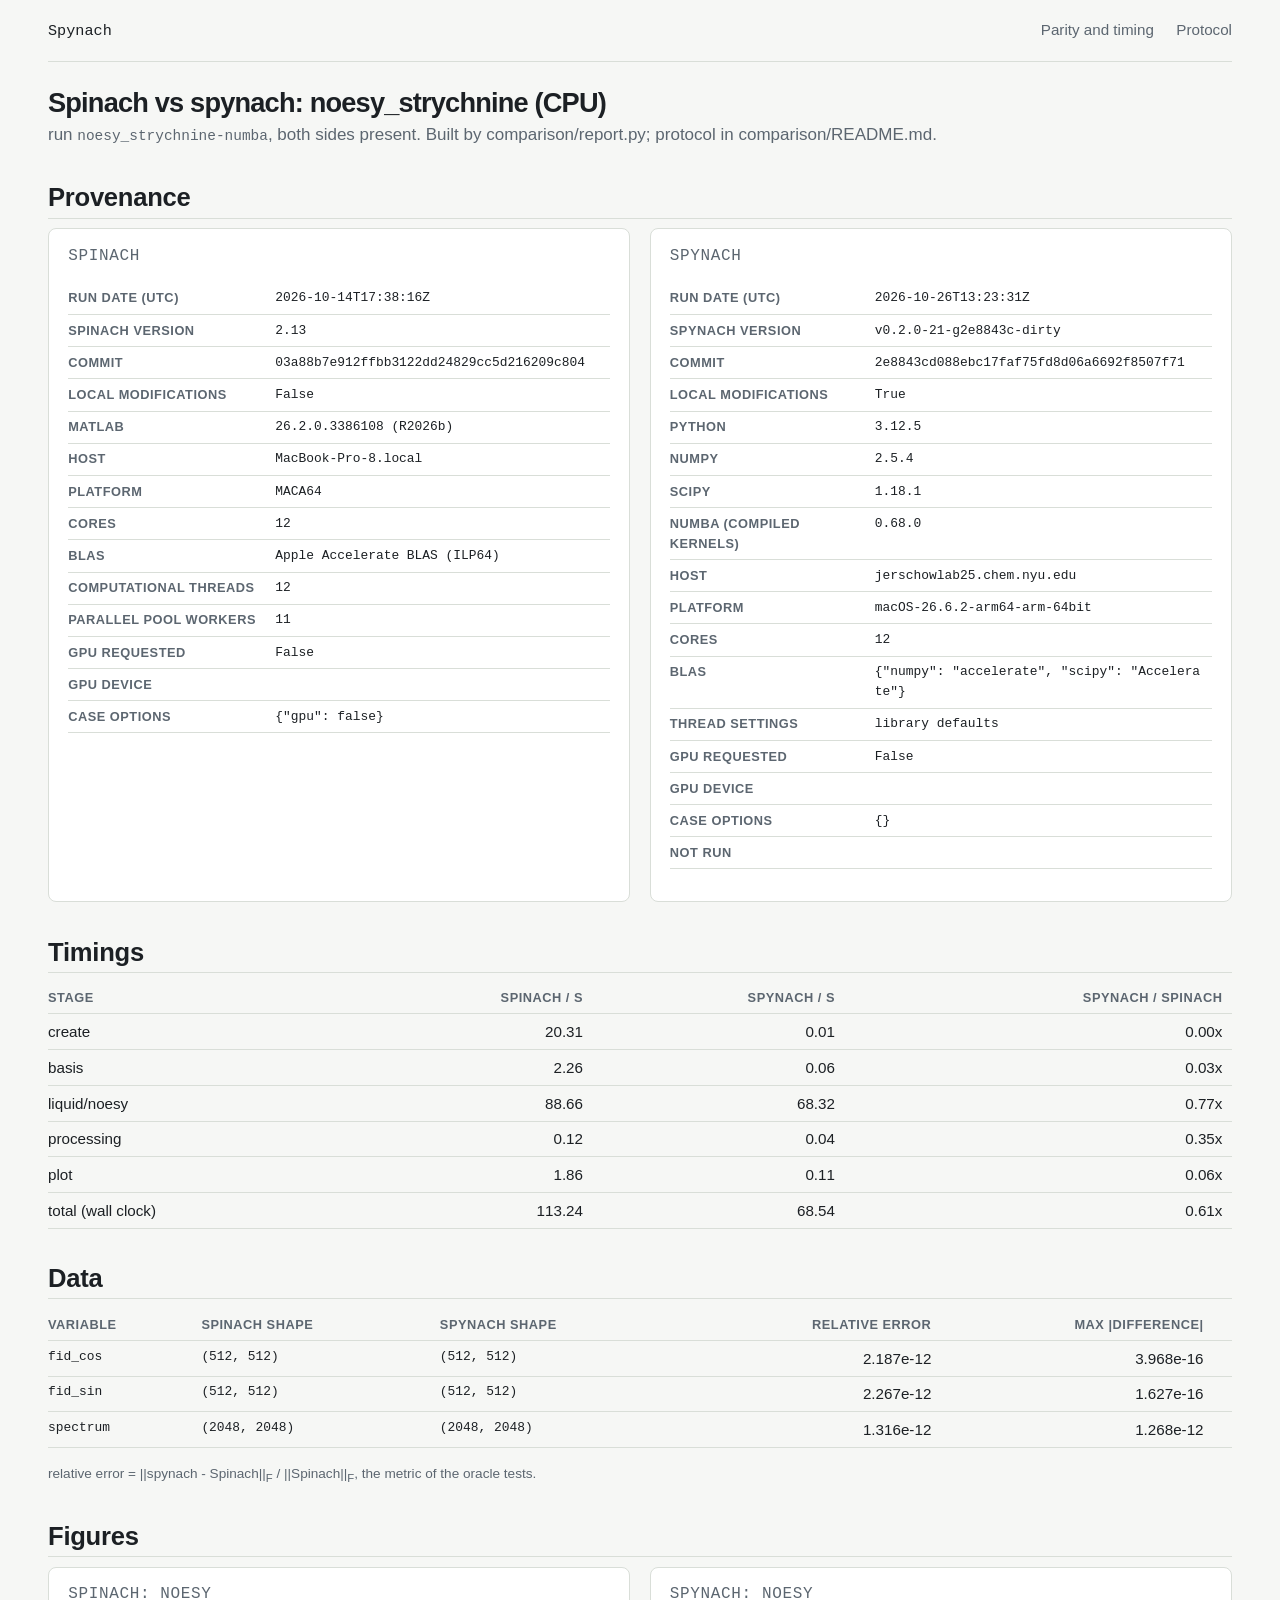
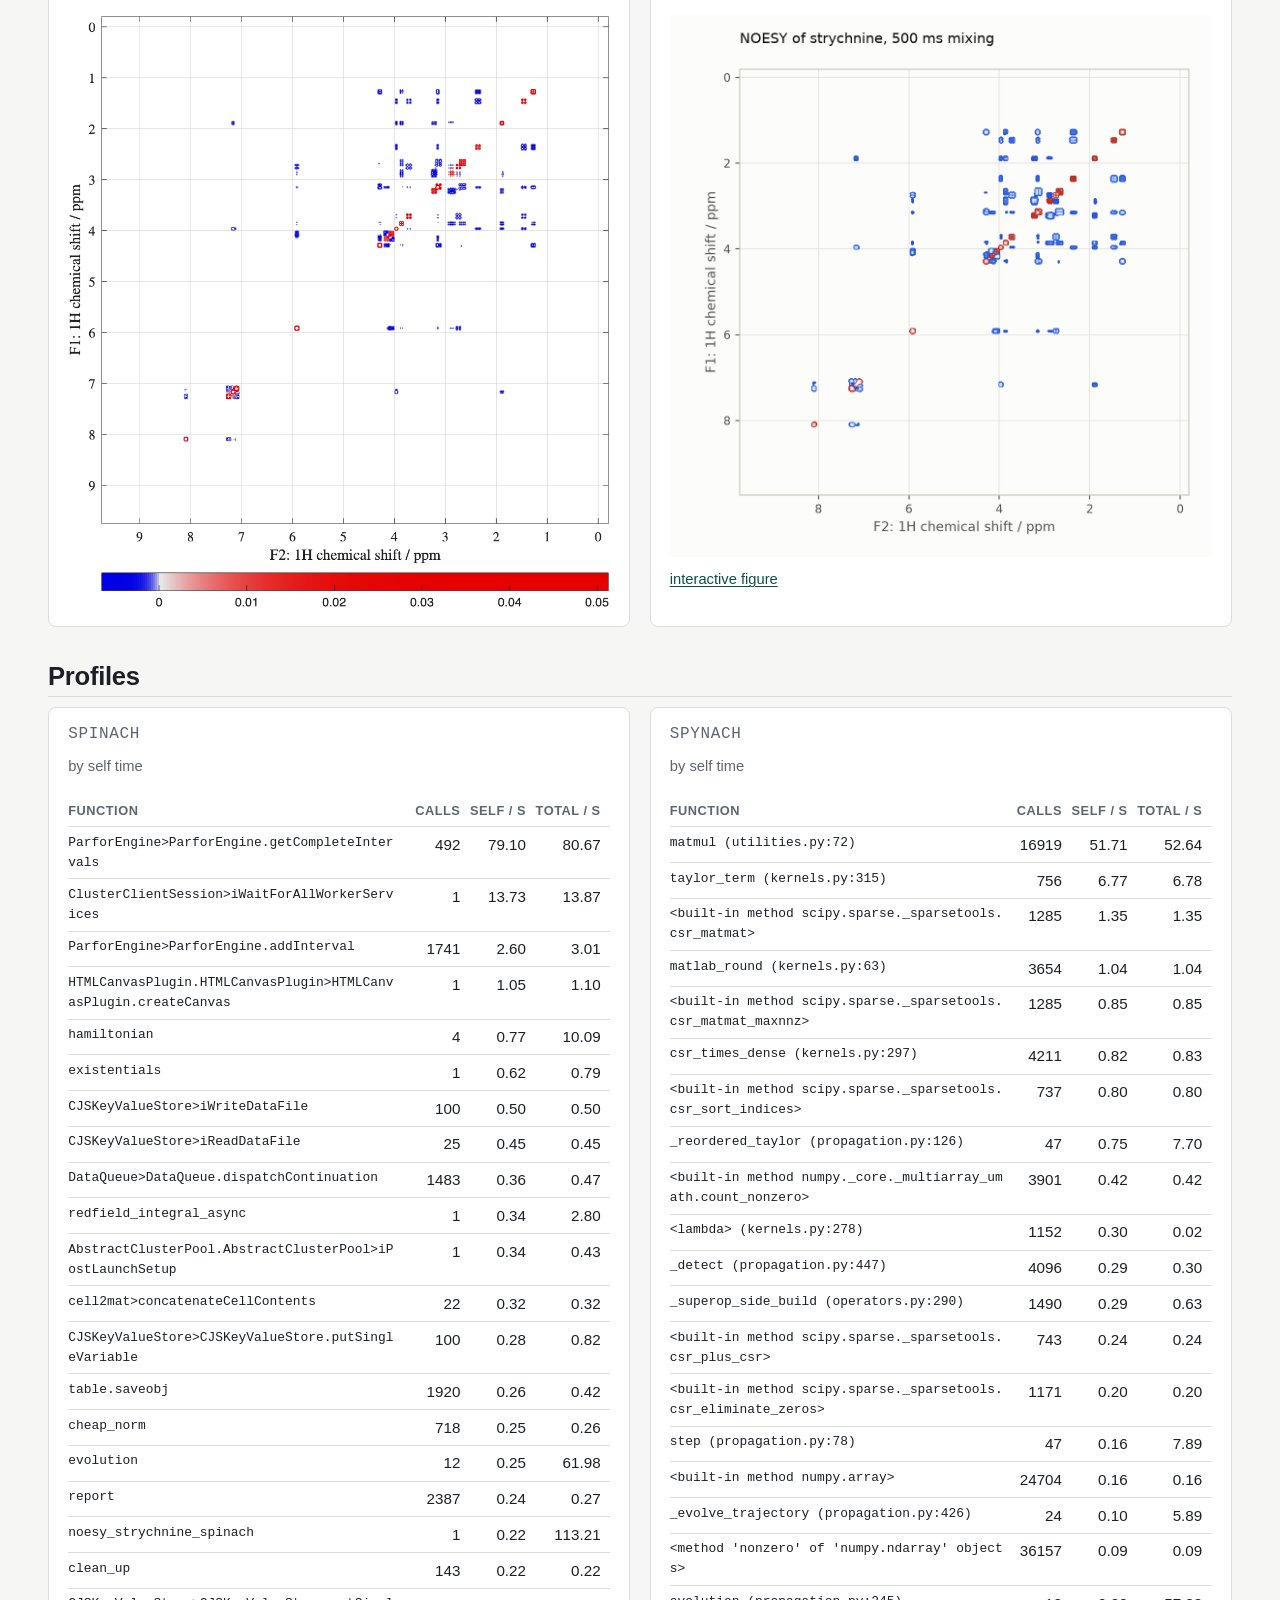
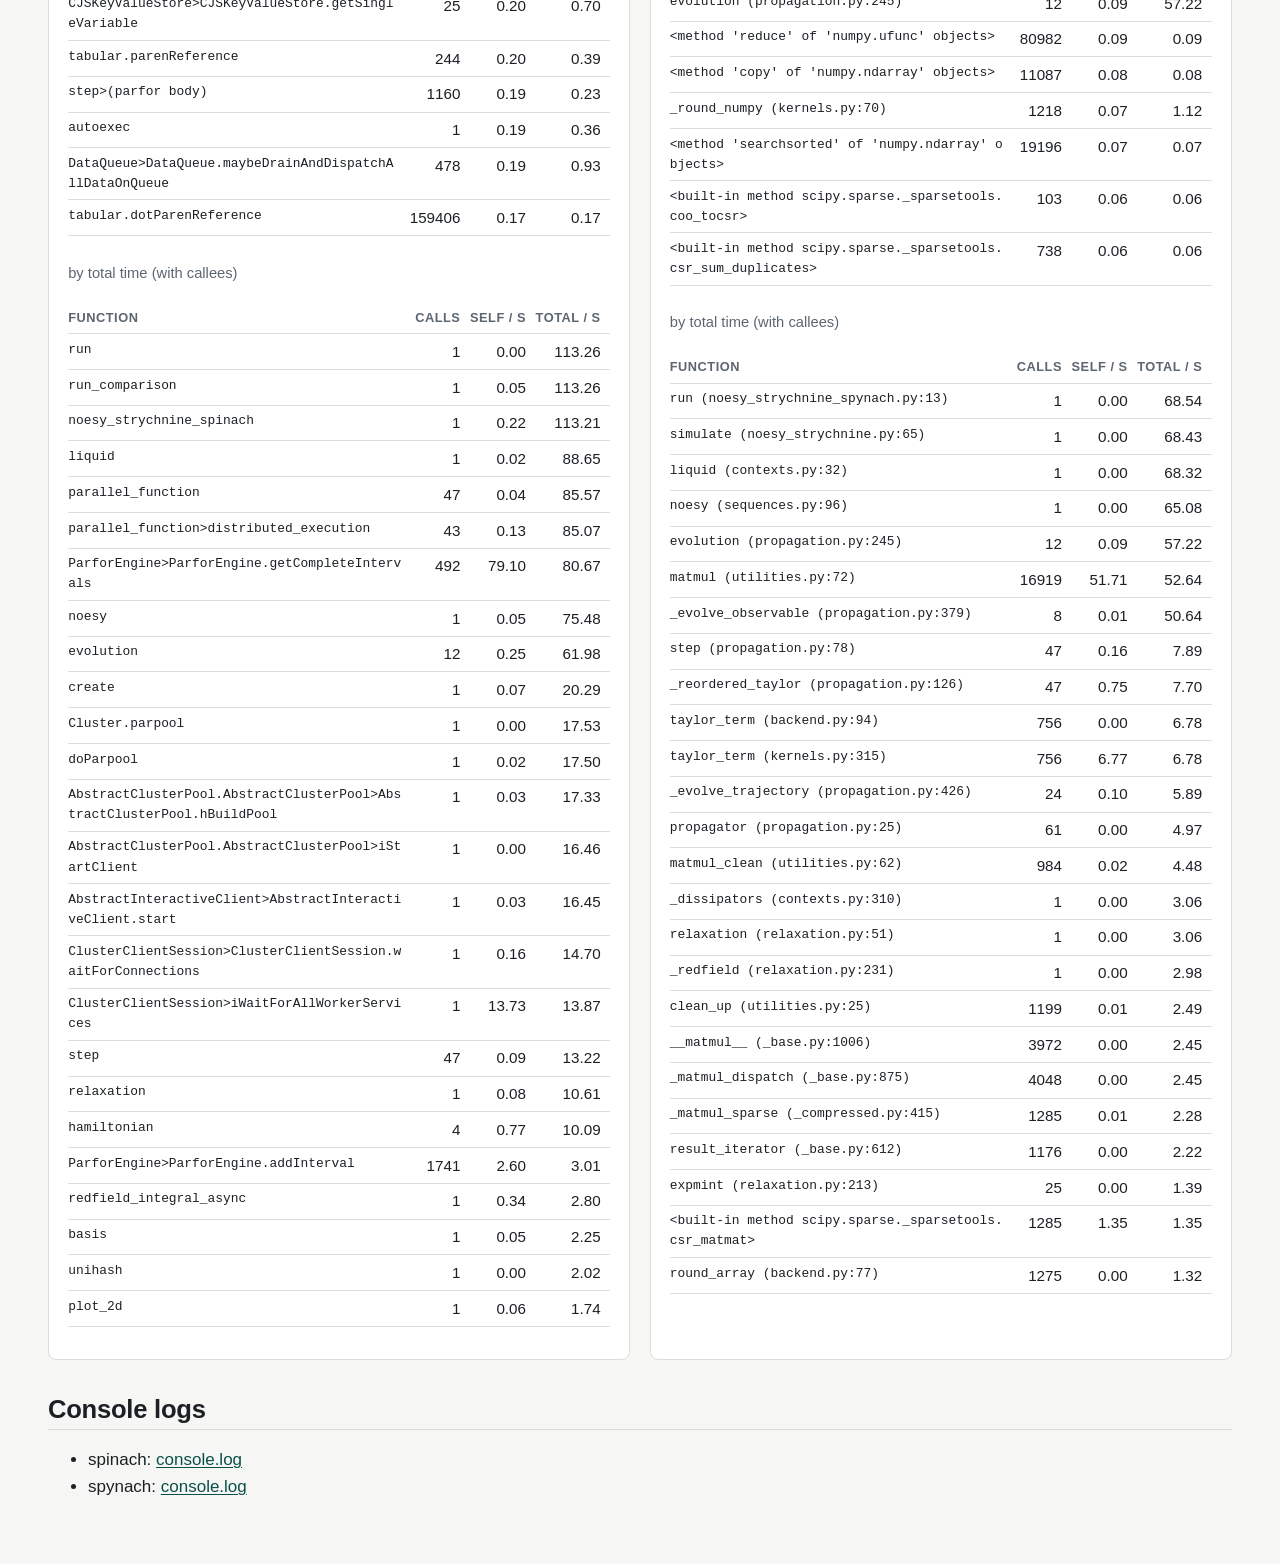
<file: comparison/runs/noesy_strychnine-numba/report.html>
<!doctype html><html lang="en"><head><meta charset="utf-8"><meta name="viewport" content="width=device-width, initial-scale=1"><title>Spinach vs spynach: noesy_strychnine (CPU)</title><style>/* Shared stylesheet of the project site (index, spinach, easyspin, extras, docs, try, and the comparison
   reports, which inline it). Tokens, dark theme, type, the top nav, hero, sections, tables, cards, footer. */
:root {
  --bg: #f6f7f5;
  --surface: #ffffff;
  --fg: #1c2024;
  --muted: #5c6670;
  --line: #d9ded8;
  --accent: #0f6e63;
  --accent-ink: #0a5047;
  --code-bg: #eef1ee;
  --sans: "Instrument Sans", "Helvetica Neue", Arial, sans-serif;
  --mono: "JetBrains Mono", "SFMono-Regular", Menlo, Consolas, monospace;
  color-scheme: light;
}
@media (prefers-color-scheme: dark) {
  :root:not([data-theme="light"]) {
    --bg: #15191c; --surface: #1d2226; --fg: #e6e9e4; --muted: #9aa5ad; --line: #2f373d;
    --accent: #5fc4b4; --accent-ink: #8ad8cb; --code-bg: #101417;
    color-scheme: dark;
  }
}
:root[data-theme="dark"] {
  --bg: #15191c; --surface: #1d2226; --fg: #e6e9e4; --muted: #9aa5ad; --line: #2f373d;
  --accent: #5fc4b4; --accent-ink: #8ad8cb; --code-bg: #101417;
  color-scheme: dark;
}
* { box-sizing: border-box; }
html { font-size: 16px; }
body {
  margin: 0; background: var(--bg); color: var(--fg);
  font-family: var(--sans); line-height: 1.55; font-size: 1.0625rem;
  -webkit-font-smoothing: antialiased;
}
a { color: var(--accent-ink); text-decoration: underline; text-decoration-thickness: 1px; text-underline-offset: 2px; }
a:hover { color: var(--accent); }
a:focus-visible, button:focus-visible { outline: 2px solid var(--accent); outline-offset: 2px; }
code, pre { font-family: var(--mono); font-size: 0.875em; }
code { background: var(--code-bg); padding: 0.08em 0.3em; border-radius: 3px; }
pre { background: var(--code-bg); border: 1px solid var(--line); border-radius: 6px; padding: 0.9rem 1rem; overflow-x: auto; margin: 0; line-height: 1.5; }
pre code { background: none; padding: 0; font-size: 1em; }
.wrap { max-width: 68rem; margin: 0 auto; padding-inline: 16px; padding-block: 0 3rem; }
h1, h2, h3 { text-wrap: balance; line-height: 1.15; margin: 0; font-weight: 600; letter-spacing: -0.01em; }
h1 { font-size: clamp(2.4rem, 6vw, 3.6rem); font-weight: 700; letter-spacing: -0.03em; }
h2 { font-size: 1.6rem; }
h3 { font-size: 1.1rem; }
p { margin: 0; max-width: 42rem; }
.eyebrow { font-family: var(--mono); font-size: 0.75rem; letter-spacing: 0.12em; text-transform: uppercase; color: var(--accent-ink); }
nav.top { display: flex; flex-wrap: wrap; gap: 0.5rem 1.4rem; align-items: baseline; padding-block: 1.1rem; border-bottom: 1px solid var(--line); font-size: 0.95rem; }
nav.top .brand { font-family: var(--mono); font-weight: 500; color: var(--fg); text-decoration: none; margin-right: auto; }
nav.top a:not(.brand) { color: var(--muted); text-decoration: none; }
nav.top a:not(.brand):hover { color: var(--accent-ink); }
.hero { display: grid; grid-template-columns: minmax(0, 1.1fr) minmax(0, 1fr); gap: 2rem 3rem; align-items: center; padding-block: 3rem 2.5rem; }
.hero p.lede { font-size: 1.25rem; color: var(--muted); margin-top: 1rem; }
.actions { display: flex; flex-wrap: wrap; gap: 0.7rem; margin-top: 1.6rem; }
.btn { display: inline-block; padding: 0.55rem 1rem; border-radius: 6px; text-decoration: none; font-weight: 500; border: 1px solid var(--accent); color: var(--accent-ink); }
.btn.primary { background: var(--accent); color: var(--bg); }
.btn.primary:hover { color: var(--bg); filter: brightness(1.08); }
figure { margin: 0; min-width: 0; }
figure svg { width: 100%; height: auto; display: block; }
figure img { width: 100%; height: auto; display: block; border-radius: 6px; }
figcaption { font-size: 0.85rem; color: var(--muted); margin-top: 0.5rem; font-family: var(--mono); }
section { padding-block: 2.2rem; border-top: 1px solid var(--line); display: grid; grid-template-columns: 12rem minmax(0, 1fr); gap: 1rem 2.5rem; }
section > header { display: grid; gap: 0.4rem; align-content: start; }
section > header h2 { overflow-wrap: break-word; hyphens: auto; }
section > div { min-width: 0; display: grid; gap: 1rem; }
ul.plain { list-style: none; padding: 0; margin: 0; display: grid; gap: 0.6rem; max-width: 46rem; }
ul.plain li { padding-left: 1.1rem; position: relative; }
ul.plain li::before { content: ""; position: absolute; left: 0; top: 0.68em; width: 0.45rem; height: 0.45rem; border-radius: 50%; background: var(--accent); }
ul.plain b { font-weight: 600; }
.two { display: grid; grid-template-columns: repeat(auto-fit, minmax(16rem, 1fr)); gap: 1.4rem; }
table { border-collapse: collapse; width: 100%; font-size: 0.95rem; }
.scroll { overflow-x: auto; }
th, td { text-align: left; padding: 0.55rem 0.7rem 0.55rem 0; border-bottom: 1px solid var(--line); vertical-align: top; }
th { font-weight: 600; font-size: 0.8rem; letter-spacing: 0.04em; text-transform: uppercase; color: var(--muted); }
td.num, th.num { text-align: right; font-variant-numeric: tabular-nums; white-space: nowrap; }
td .links { white-space: nowrap; }
.cards { display: grid; grid-template-columns: repeat(auto-fit, minmax(17rem, 1fr)); gap: 1.2rem; }
.card { background: var(--surface); border: 1px solid var(--line); border-radius: 8px; padding: 1.1rem 1.2rem; display: grid; gap: 0.7rem; align-content: start; min-width: 0; }
.card h3 { font-family: var(--mono); font-weight: 500; font-size: 1rem; }
.card dl { margin: 0; display: grid; grid-template-columns: auto 1fr; gap: 0.25rem 1rem; font-size: 0.92rem; }
.card dt { color: var(--muted); }
.card dd { margin: 0; font-variant-numeric: tabular-nums; }
.card p { font-size: 0.92rem; color: var(--muted); }
footer { border-top: 1px solid var(--line); padding-block: 1.6rem; font-size: 0.9rem; color: var(--muted); display: flex; flex-wrap: wrap; gap: 0.4rem 1.4rem; }
@media (max-width: 720px) {
  .hero { grid-template-columns: 1fr; }
  section { grid-template-columns: 1fr; }
}
@media (prefers-reduced-motion: no-preference) { a, .btn { transition: color 120ms ease, filter 120ms ease; } }

/* Landing page: product cards, the why strip, the install block */
.cards.products { grid-template-columns: repeat(auto-fit, minmax(16rem, 1fr)); margin-top: 0.5rem; }
.card .eyebrow { margin-bottom: -0.2rem; }
.card .covers { font-size: 0.92rem; }
.card .links { display: flex; flex-wrap: wrap; gap: 0.4rem 1rem; margin-top: auto; font-size: 0.95rem; }
.why { display: grid; grid-template-columns: repeat(auto-fit, minmax(14rem, 1fr)); gap: 1.2rem 2rem; padding-block: 2rem; border-top: 1px solid var(--line); }
.why p { font-size: 0.98rem; }
.why b { display: block; margin-bottom: 0.2rem; }
.lede-page { padding-block: 2.4rem 1.6rem; }
.lede-page h1 { font-size: clamp(2rem, 5vw, 2.8rem); }
.lede-page p.lede { font-size: 1.2rem; color: var(--muted); margin-top: 0.9rem; max-width: 46rem; }
nav.top a[aria-current="page"] { color: var(--fg); font-weight: 600; }
.figures { display: grid; grid-template-columns: repeat(auto-fit, minmax(15rem, 1fr)); gap: 1.2rem; }
.figures figure { background: var(--surface); border: 1px solid var(--line); border-radius: 8px; padding: 0.7rem; display: grid; gap: 0.5rem; }
.figures figure img { background: #fff; }
.figures figcaption { font-family: var(--sans); font-size: 0.9rem; color: var(--fg); }
.figures figcaption code { font-family: var(--mono); }
td.na { color: var(--muted); }
table.timing td:first-child { min-width: 17rem; }
table.timing .note { display: block; margin-top: 0.15rem; }
.note { font-size: 0.92rem; color: var(--muted); }

:root { --warn: #b3261e; }
@media (prefers-color-scheme: dark) { :root:not([data-theme="light"]) { --warn: #ff8a80; } }
.wrap.report { max-width: 76rem; }
main { padding-top: 1rem; }
h1 { font-size: 1.7rem; margin: 0.6rem 0 0.2rem; }
h2 { margin: 2.2rem 0 0.6rem; border-bottom: 1px solid var(--line); padding-bottom: 0.3rem; }
h3 { font-size: 0.85rem; margin: 0; color: var(--muted); text-transform: uppercase; letter-spacing: 0.04em; }
p { max-width: none; }
p.sub { color: var(--muted); margin: 0 0 1.2rem; }
table { margin: 0.4rem 0 0.9rem; }
th, td { padding: 0.35rem 0.6rem 0.35rem 0; }
td.mono, span.mono { font-family: var(--mono); font-size: 0.85em; word-break: break-all; }
.cols { display: grid; grid-template-columns: 1fr 1fr; gap: 1.2rem; margin-bottom: 1.2rem; }
@media (max-width: 800px) { .cols { grid-template-columns: 1fr; } }
.card img { width: 100%; height: auto; border-radius: 4px; background: #fff; }
.missing { color: var(--warn); } .ok { color: var(--accent-ink); }
.small { font-size: 0.85rem; color: var(--muted); }
</style></head><body><div class="wrap report"><nav class="top" aria-label="Site"><a class="brand" href="../../../index.html">Spynach</a><a href="../../../spinach.html#timing">Parity and timing</a><a href="https://github.com/ajerschow/spynach/blob/main/comparison/README.md">Protocol</a></nav><main>
<h1>Spinach vs spynach: noesy_strychnine (CPU)</h1>
<p class="sub">run <span class="mono">noesy_strychnine-numba</span>, both sides present. Built by comparison/report.py; protocol in comparison/README.md.</p>
<h2>Provenance</h2><div class="cols"><div class="card"><h3>spinach</h3><table><tr><th>run date (UTC)</th><td class="mono">2026-10-14T17:38:16Z</td></tr><tr><th>Spinach version</th><td class="mono">2.13</td></tr><tr><th>commit</th><td class="mono">03a88b7e912ffbb3122dd24829cc5d216209c804</td></tr><tr><th>local modifications</th><td class="mono">False</td></tr><tr><th>MATLAB</th><td class="mono">26.2.0.3386108 (R2026b)</td></tr><tr><th>host</th><td class="mono">MacBook-Pro-8.local</td></tr><tr><th>platform</th><td class="mono">MACA64</td></tr><tr><th>cores</th><td class="mono">12</td></tr><tr><th>BLAS</th><td class="mono">Apple Accelerate BLAS (ILP64)</td></tr><tr><th>computational threads</th><td class="mono">12</td></tr><tr><th>parallel pool workers</th><td class="mono">11</td></tr><tr><th>GPU requested</th><td class="mono">False</td></tr><tr><th>GPU device</th><td class="mono"></td></tr><tr><th>case options</th><td class="mono">{&quot;gpu&quot;: false}</td></tr></table></div><div class="card"><h3>spynach</h3><table><tr><th>run date (UTC)</th><td class="mono">2026-10-26T13:23:31Z</td></tr><tr><th>spynach version</th><td class="mono">v0.2.0-21-g2e8843c-dirty</td></tr><tr><th>commit</th><td class="mono">2e8843cd088ebc17faf75fd8d06a6692f8507f71</td></tr><tr><th>local modifications</th><td class="mono">True</td></tr><tr><th>Python</th><td class="mono">3.12.5</td></tr><tr><th>NumPy</th><td class="mono">2.5.4</td></tr><tr><th>SciPy</th><td class="mono">1.18.1</td></tr><tr><th>Numba (compiled kernels)</th><td class="mono">0.68.0</td></tr><tr><th>host</th><td class="mono">jerschowlab25.chem.nyu.edu</td></tr><tr><th>platform</th><td class="mono">macOS-26.6.2-arm64-arm-64bit</td></tr><tr><th>cores</th><td class="mono">12</td></tr><tr><th>BLAS</th><td class="mono">{&quot;numpy&quot;: &quot;accelerate&quot;, &quot;scipy&quot;: &quot;Accelerate&quot;}</td></tr><tr><th>thread settings</th><td class="mono">library defaults</td></tr><tr><th>GPU requested</th><td class="mono">False</td></tr><tr><th>GPU device</th><td class="mono"></td></tr><tr><th>case options</th><td class="mono">{}</td></tr><tr><th>not run</th><td class="mono"></td></tr></table></div></div>
<h2>Timings</h2><table><tr><th>stage</th><th class="num">Spinach / s</th><th class="num">spynach / s</th><th class="num">spynach / Spinach</th></tr><tr><td>create</td><td class="num">20.31</td><td class="num">0.01</td><td class="num">0.00x</td></tr><tr><td>basis</td><td class="num">2.26</td><td class="num">0.06</td><td class="num">0.03x</td></tr><tr><td>liquid/noesy</td><td class="num">88.66</td><td class="num">68.32</td><td class="num">0.77x</td></tr><tr><td>processing</td><td class="num">0.12</td><td class="num">0.04</td><td class="num">0.35x</td></tr><tr><td>plot</td><td class="num">1.86</td><td class="num">0.11</td><td class="num">0.06x</td></tr><tr><td>total (wall clock)</td><td class="num">113.24</td><td class="num">68.54</td><td class="num">0.61x</td></tr></table>
<h2>Data</h2><table><tr><th>variable</th><th>Spinach shape</th><th>spynach shape</th><th class="num">relative error</th><th class="num">max |difference|</th><th></th></tr><tr><td class="mono">fid_cos</td><td class="mono">(512, 512)</td><td class="mono">(512, 512)</td><td class="num">2.187e-12</td><td class="num">3.968e-16</td><td class="missing"></td></tr><tr><td class="mono">fid_sin</td><td class="mono">(512, 512)</td><td class="mono">(512, 512)</td><td class="num">2.267e-12</td><td class="num">1.627e-16</td><td class="missing"></td></tr><tr><td class="mono">spectrum</td><td class="mono">(2048, 2048)</td><td class="mono">(2048, 2048)</td><td class="num">1.316e-12</td><td class="num">1.268e-12</td><td class="missing"></td></tr></table><p class="small">relative error = ||spynach - Spinach||<sub>F</sub> / ||Spinach||<sub>F</sub>, the metric of the oracle tests.</p>
<h2>Figures</h2><div class="cols"><div class="card"><h3>spinach: noesy</h3><img src="[data-uri]" alt="figure_noesy.png"></div><div class="card"><h3>spynach: noesy</h3><img src="[data-uri]" alt="figure_noesy.png"><p class="small"><a href="spynach/figure_noesy.html">interactive figure</a></p></div></div>
<h2>Profiles</h2><div class="cols"><div class="card"><h3>spinach</h3><p class="small">by self time</p><table><tr><th>function</th><th class="num">calls</th><th class="num">self / s</th><th class="num">total / s</th></tr><tr><td class="mono">ParforEngine&gt;ParforEngine.getCompleteIntervals</td><td class="num">492</td><td class="num">79.10</td><td class="num">80.67</td></tr><tr><td class="mono">ClusterClientSession&gt;iWaitForAllWorkerServices</td><td class="num">1</td><td class="num">13.73</td><td class="num">13.87</td></tr><tr><td class="mono">ParforEngine&gt;ParforEngine.addInterval</td><td class="num">1741</td><td class="num">2.60</td><td class="num">3.01</td></tr><tr><td class="mono">HTMLCanvasPlugin.HTMLCanvasPlugin&gt;HTMLCanvasPlugin.createCanvas</td><td class="num">1</td><td class="num">1.05</td><td class="num">1.10</td></tr><tr><td class="mono">hamiltonian</td><td class="num">4</td><td class="num">0.77</td><td class="num">10.09</td></tr><tr><td class="mono">existentials</td><td class="num">1</td><td class="num">0.62</td><td class="num">0.79</td></tr><tr><td class="mono">CJSKeyValueStore&gt;iWriteDataFile</td><td class="num">100</td><td class="num">0.50</td><td class="num">0.50</td></tr><tr><td class="mono">CJSKeyValueStore&gt;iReadDataFile</td><td class="num">25</td><td class="num">0.45</td><td class="num">0.45</td></tr><tr><td class="mono">DataQueue&gt;DataQueue.dispatchContinuation</td><td class="num">1483</td><td class="num">0.36</td><td class="num">0.47</td></tr><tr><td class="mono">redfield_integral_async</td><td class="num">1</td><td class="num">0.34</td><td class="num">2.80</td></tr><tr><td class="mono">AbstractClusterPool.AbstractClusterPool&gt;iPostLaunchSetup</td><td class="num">1</td><td class="num">0.34</td><td class="num">0.43</td></tr><tr><td class="mono">cell2mat&gt;concatenateCellContents</td><td class="num">22</td><td class="num">0.32</td><td class="num">0.32</td></tr><tr><td class="mono">CJSKeyValueStore&gt;CJSKeyValueStore.putSingleVariable</td><td class="num">100</td><td class="num">0.28</td><td class="num">0.82</td></tr><tr><td class="mono">table.saveobj</td><td class="num">1920</td><td class="num">0.26</td><td class="num">0.42</td></tr><tr><td class="mono">cheap_norm</td><td class="num">718</td><td class="num">0.25</td><td class="num">0.26</td></tr><tr><td class="mono">evolution</td><td class="num">12</td><td class="num">0.25</td><td class="num">61.98</td></tr><tr><td class="mono">report</td><td class="num">2387</td><td class="num">0.24</td><td class="num">0.27</td></tr><tr><td class="mono">noesy_strychnine_spinach</td><td class="num">1</td><td class="num">0.22</td><td class="num">113.21</td></tr><tr><td class="mono">clean_up</td><td class="num">143</td><td class="num">0.22</td><td class="num">0.22</td></tr><tr><td class="mono">CJSKeyValueStore&gt;CJSKeyValueStore.getSingleVariable</td><td class="num">25</td><td class="num">0.20</td><td class="num">0.70</td></tr><tr><td class="mono">tabular.parenReference</td><td class="num">244</td><td class="num">0.20</td><td class="num">0.39</td></tr><tr><td class="mono">step&gt;(parfor body)</td><td class="num">1160</td><td class="num">0.19</td><td class="num">0.23</td></tr><tr><td class="mono">autoexec</td><td class="num">1</td><td class="num">0.19</td><td class="num">0.36</td></tr><tr><td class="mono">DataQueue&gt;DataQueue.maybeDrainAndDispatchAllDataOnQueue</td><td class="num">478</td><td class="num">0.19</td><td class="num">0.93</td></tr><tr><td class="mono">tabular.dotParenReference</td><td class="num">159406</td><td class="num">0.17</td><td class="num">0.17</td></tr></table><p class="small">by total time (with callees)</p><table><tr><th>function</th><th class="num">calls</th><th class="num">self / s</th><th class="num">total / s</th></tr><tr><td class="mono">run</td><td class="num">1</td><td class="num">0.00</td><td class="num">113.26</td></tr><tr><td class="mono">run_comparison</td><td class="num">1</td><td class="num">0.05</td><td class="num">113.26</td></tr><tr><td class="mono">noesy_strychnine_spinach</td><td class="num">1</td><td class="num">0.22</td><td class="num">113.21</td></tr><tr><td class="mono">liquid</td><td class="num">1</td><td class="num">0.02</td><td class="num">88.65</td></tr><tr><td class="mono">parallel_function</td><td class="num">47</td><td class="num">0.04</td><td class="num">85.57</td></tr><tr><td class="mono">parallel_function&gt;distributed_execution</td><td class="num">43</td><td class="num">0.13</td><td class="num">85.07</td></tr><tr><td class="mono">ParforEngine&gt;ParforEngine.getCompleteIntervals</td><td class="num">492</td><td class="num">79.10</td><td class="num">80.67</td></tr><tr><td class="mono">noesy</td><td class="num">1</td><td class="num">0.05</td><td class="num">75.48</td></tr><tr><td class="mono">evolution</td><td class="num">12</td><td class="num">0.25</td><td class="num">61.98</td></tr><tr><td class="mono">create</td><td class="num">1</td><td class="num">0.07</td><td class="num">20.29</td></tr><tr><td class="mono">Cluster.parpool</td><td class="num">1</td><td class="num">0.00</td><td class="num">17.53</td></tr><tr><td class="mono">doParpool</td><td class="num">1</td><td class="num">0.02</td><td class="num">17.50</td></tr><tr><td class="mono">AbstractClusterPool.AbstractClusterPool&gt;AbstractClusterPool.hBuildPool</td><td class="num">1</td><td class="num">0.03</td><td class="num">17.33</td></tr><tr><td class="mono">AbstractClusterPool.AbstractClusterPool&gt;iStartClient</td><td class="num">1</td><td class="num">0.00</td><td class="num">16.46</td></tr><tr><td class="mono">AbstractInteractiveClient&gt;AbstractInteractiveClient.start</td><td class="num">1</td><td class="num">0.03</td><td class="num">16.45</td></tr><tr><td class="mono">ClusterClientSession&gt;ClusterClientSession.waitForConnections</td><td class="num">1</td><td class="num">0.16</td><td class="num">14.70</td></tr><tr><td class="mono">ClusterClientSession&gt;iWaitForAllWorkerServices</td><td class="num">1</td><td class="num">13.73</td><td class="num">13.87</td></tr><tr><td class="mono">step</td><td class="num">47</td><td class="num">0.09</td><td class="num">13.22</td></tr><tr><td class="mono">relaxation</td><td class="num">1</td><td class="num">0.08</td><td class="num">10.61</td></tr><tr><td class="mono">hamiltonian</td><td class="num">4</td><td class="num">0.77</td><td class="num">10.09</td></tr><tr><td class="mono">ParforEngine&gt;ParforEngine.addInterval</td><td class="num">1741</td><td class="num">2.60</td><td class="num">3.01</td></tr><tr><td class="mono">redfield_integral_async</td><td class="num">1</td><td class="num">0.34</td><td class="num">2.80</td></tr><tr><td class="mono">basis</td><td class="num">1</td><td class="num">0.05</td><td class="num">2.25</td></tr><tr><td class="mono">unihash</td><td class="num">1</td><td class="num">0.00</td><td class="num">2.02</td></tr><tr><td class="mono">plot_2d</td><td class="num">1</td><td class="num">0.06</td><td class="num">1.74</td></tr></table></div><div class="card"><h3>spynach</h3><p class="small">by self time</p><table><tr><th>function</th><th class="num">calls</th><th class="num">self / s</th><th class="num">total / s</th></tr><tr><td class="mono">matmul (utilities.py:72)</td><td class="num">16919</td><td class="num">51.71</td><td class="num">52.64</td></tr><tr><td class="mono">taylor_term (kernels.py:315)</td><td class="num">756</td><td class="num">6.77</td><td class="num">6.78</td></tr><tr><td class="mono">&lt;built-in method scipy.sparse._sparsetools.csr_matmat&gt;</td><td class="num">1285</td><td class="num">1.35</td><td class="num">1.35</td></tr><tr><td class="mono">matlab_round (kernels.py:63)</td><td class="num">3654</td><td class="num">1.04</td><td class="num">1.04</td></tr><tr><td class="mono">&lt;built-in method scipy.sparse._sparsetools.csr_matmat_maxnnz&gt;</td><td class="num">1285</td><td class="num">0.85</td><td class="num">0.85</td></tr><tr><td class="mono">csr_times_dense (kernels.py:297)</td><td class="num">4211</td><td class="num">0.82</td><td class="num">0.83</td></tr><tr><td class="mono">&lt;built-in method scipy.sparse._sparsetools.csr_sort_indices&gt;</td><td class="num">737</td><td class="num">0.80</td><td class="num">0.80</td></tr><tr><td class="mono">_reordered_taylor (propagation.py:126)</td><td class="num">47</td><td class="num">0.75</td><td class="num">7.70</td></tr><tr><td class="mono">&lt;built-in method numpy._core._multiarray_umath.count_nonzero&gt;</td><td class="num">3901</td><td class="num">0.42</td><td class="num">0.42</td></tr><tr><td class="mono">&lt;lambda&gt; (kernels.py:278)</td><td class="num">1152</td><td class="num">0.30</td><td class="num">0.02</td></tr><tr><td class="mono">_detect (propagation.py:447)</td><td class="num">4096</td><td class="num">0.29</td><td class="num">0.30</td></tr><tr><td class="mono">_superop_side_build (operators.py:290)</td><td class="num">1490</td><td class="num">0.29</td><td class="num">0.63</td></tr><tr><td class="mono">&lt;built-in method scipy.sparse._sparsetools.csr_plus_csr&gt;</td><td class="num">743</td><td class="num">0.24</td><td class="num">0.24</td></tr><tr><td class="mono">&lt;built-in method scipy.sparse._sparsetools.csr_eliminate_zeros&gt;</td><td class="num">1171</td><td class="num">0.20</td><td class="num">0.20</td></tr><tr><td class="mono">step (propagation.py:78)</td><td class="num">47</td><td class="num">0.16</td><td class="num">7.89</td></tr><tr><td class="mono">&lt;built-in method numpy.array&gt;</td><td class="num">24704</td><td class="num">0.16</td><td class="num">0.16</td></tr><tr><td class="mono">_evolve_trajectory (propagation.py:426)</td><td class="num">24</td><td class="num">0.10</td><td class="num">5.89</td></tr><tr><td class="mono">&lt;method &#x27;nonzero&#x27; of &#x27;numpy.ndarray&#x27; objects&gt;</td><td class="num">36157</td><td class="num">0.09</td><td class="num">0.09</td></tr><tr><td class="mono">evolution (propagation.py:245)</td><td class="num">12</td><td class="num">0.09</td><td class="num">57.22</td></tr><tr><td class="mono">&lt;method &#x27;reduce&#x27; of &#x27;numpy.ufunc&#x27; objects&gt;</td><td class="num">80982</td><td class="num">0.09</td><td class="num">0.09</td></tr><tr><td class="mono">&lt;method &#x27;copy&#x27; of &#x27;numpy.ndarray&#x27; objects&gt;</td><td class="num">11087</td><td class="num">0.08</td><td class="num">0.08</td></tr><tr><td class="mono">_round_numpy (kernels.py:70)</td><td class="num">1218</td><td class="num">0.07</td><td class="num">1.12</td></tr><tr><td class="mono">&lt;method &#x27;searchsorted&#x27; of &#x27;numpy.ndarray&#x27; objects&gt;</td><td class="num">19196</td><td class="num">0.07</td><td class="num">0.07</td></tr><tr><td class="mono">&lt;built-in method scipy.sparse._sparsetools.coo_tocsr&gt;</td><td class="num">103</td><td class="num">0.06</td><td class="num">0.06</td></tr><tr><td class="mono">&lt;built-in method scipy.sparse._sparsetools.csr_sum_duplicates&gt;</td><td class="num">738</td><td class="num">0.06</td><td class="num">0.06</td></tr></table><p class="small">by total time (with callees)</p><table><tr><th>function</th><th class="num">calls</th><th class="num">self / s</th><th class="num">total / s</th></tr><tr><td class="mono">run (noesy_strychnine_spynach.py:13)</td><td class="num">1</td><td class="num">0.00</td><td class="num">68.54</td></tr><tr><td class="mono">simulate (noesy_strychnine.py:65)</td><td class="num">1</td><td class="num">0.00</td><td class="num">68.43</td></tr><tr><td class="mono">liquid (contexts.py:32)</td><td class="num">1</td><td class="num">0.00</td><td class="num">68.32</td></tr><tr><td class="mono">noesy (sequences.py:96)</td><td class="num">1</td><td class="num">0.00</td><td class="num">65.08</td></tr><tr><td class="mono">evolution (propagation.py:245)</td><td class="num">12</td><td class="num">0.09</td><td class="num">57.22</td></tr><tr><td class="mono">matmul (utilities.py:72)</td><td class="num">16919</td><td class="num">51.71</td><td class="num">52.64</td></tr><tr><td class="mono">_evolve_observable (propagation.py:379)</td><td class="num">8</td><td class="num">0.01</td><td class="num">50.64</td></tr><tr><td class="mono">step (propagation.py:78)</td><td class="num">47</td><td class="num">0.16</td><td class="num">7.89</td></tr><tr><td class="mono">_reordered_taylor (propagation.py:126)</td><td class="num">47</td><td class="num">0.75</td><td class="num">7.70</td></tr><tr><td class="mono">taylor_term (backend.py:94)</td><td class="num">756</td><td class="num">0.00</td><td class="num">6.78</td></tr><tr><td class="mono">taylor_term (kernels.py:315)</td><td class="num">756</td><td class="num">6.77</td><td class="num">6.78</td></tr><tr><td class="mono">_evolve_trajectory (propagation.py:426)</td><td class="num">24</td><td class="num">0.10</td><td class="num">5.89</td></tr><tr><td class="mono">propagator (propagation.py:25)</td><td class="num">61</td><td class="num">0.00</td><td class="num">4.97</td></tr><tr><td class="mono">matmul_clean (utilities.py:62)</td><td class="num">984</td><td class="num">0.02</td><td class="num">4.48</td></tr><tr><td class="mono">_dissipators (contexts.py:310)</td><td class="num">1</td><td class="num">0.00</td><td class="num">3.06</td></tr><tr><td class="mono">relaxation (relaxation.py:51)</td><td class="num">1</td><td class="num">0.00</td><td class="num">3.06</td></tr><tr><td class="mono">_redfield (relaxation.py:231)</td><td class="num">1</td><td class="num">0.00</td><td class="num">2.98</td></tr><tr><td class="mono">clean_up (utilities.py:25)</td><td class="num">1199</td><td class="num">0.01</td><td class="num">2.49</td></tr><tr><td class="mono">__matmul__ (_base.py:1006)</td><td class="num">3972</td><td class="num">0.00</td><td class="num">2.45</td></tr><tr><td class="mono">_matmul_dispatch (_base.py:875)</td><td class="num">4048</td><td class="num">0.00</td><td class="num">2.45</td></tr><tr><td class="mono">_matmul_sparse (_compressed.py:415)</td><td class="num">1285</td><td class="num">0.01</td><td class="num">2.28</td></tr><tr><td class="mono">result_iterator (_base.py:612)</td><td class="num">1176</td><td class="num">0.00</td><td class="num">2.22</td></tr><tr><td class="mono">expmint (relaxation.py:213)</td><td class="num">25</td><td class="num">0.00</td><td class="num">1.39</td></tr><tr><td class="mono">&lt;built-in method scipy.sparse._sparsetools.csr_matmat&gt;</td><td class="num">1285</td><td class="num">1.35</td><td class="num">1.35</td></tr><tr><td class="mono">round_array (backend.py:77)</td><td class="num">1275</td><td class="num">0.00</td><td class="num">1.32</td></tr></table></div></div>
<h2>Console logs</h2><ul><li>spinach: <a href="spinach/console.log">console.log</a></li><li>spynach: <a href="spynach/console.log">console.log</a></li></ul>
</main></div></body></html>
</file>
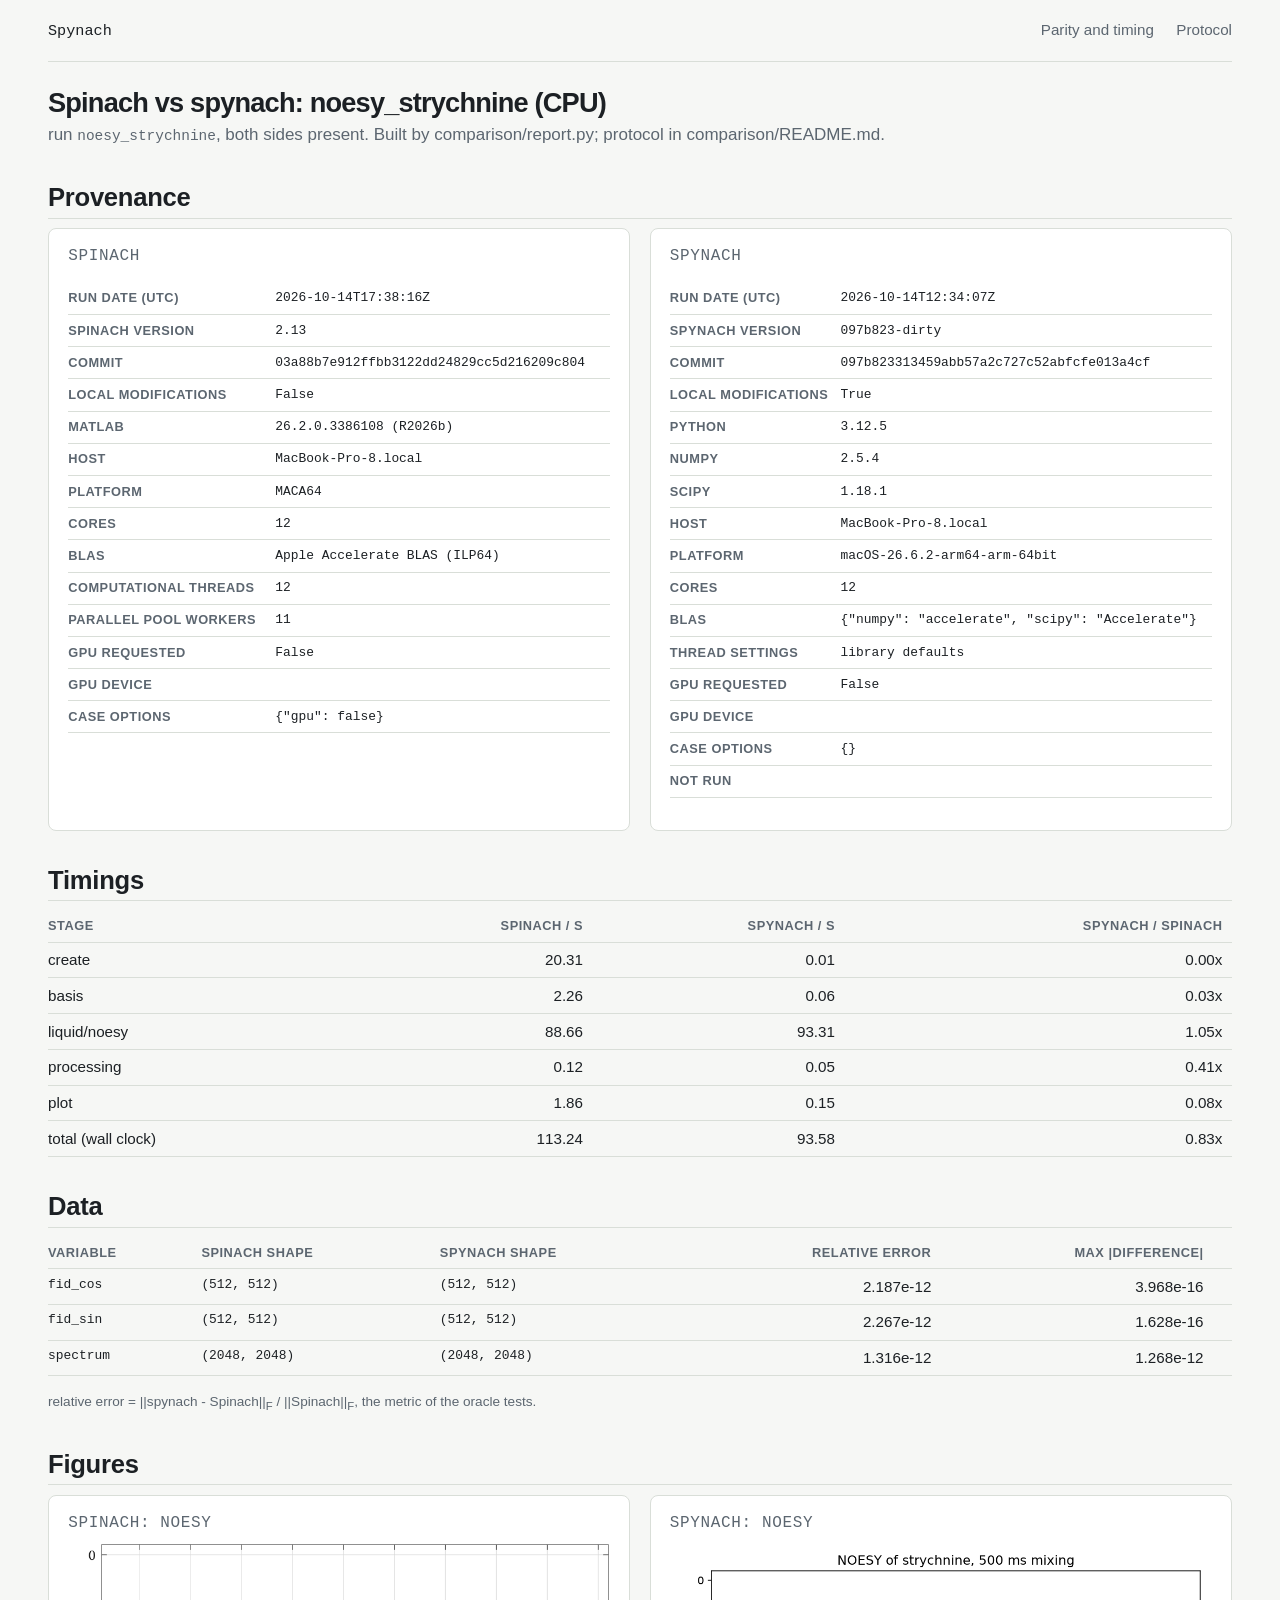
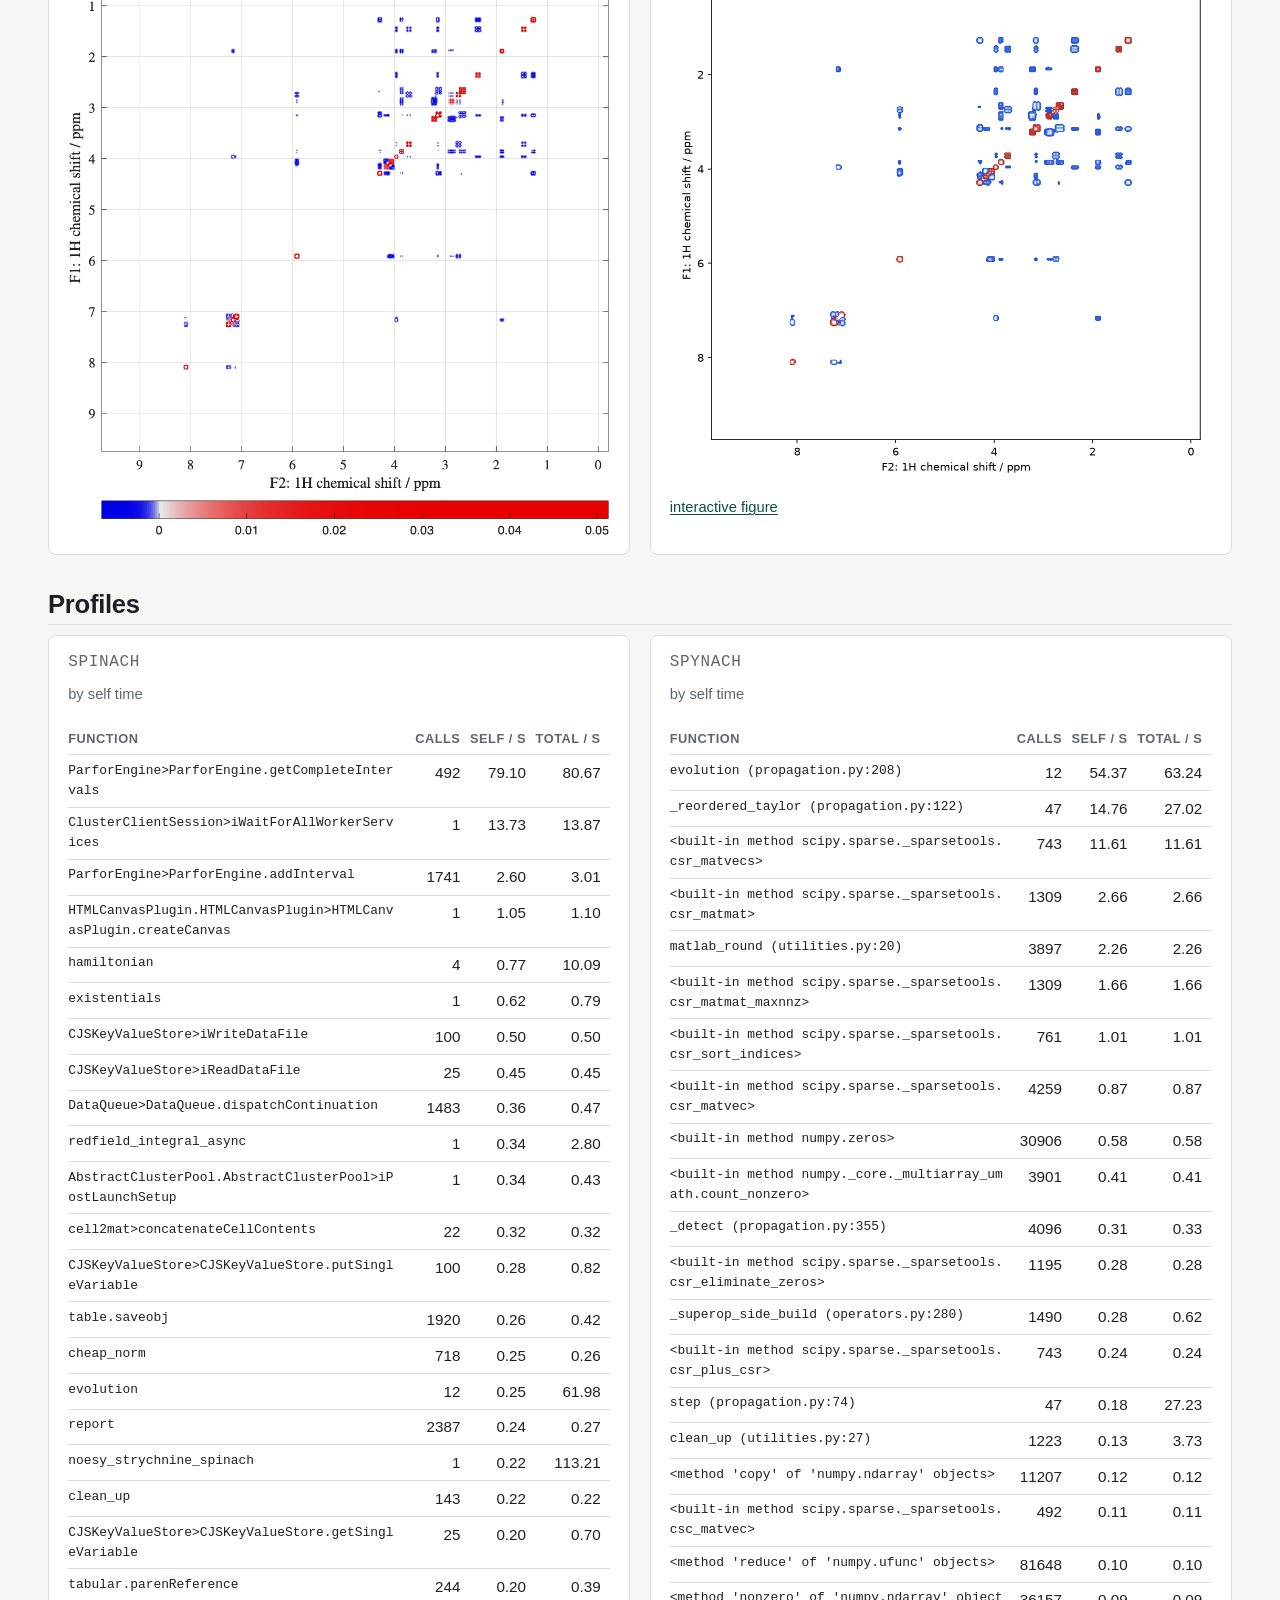
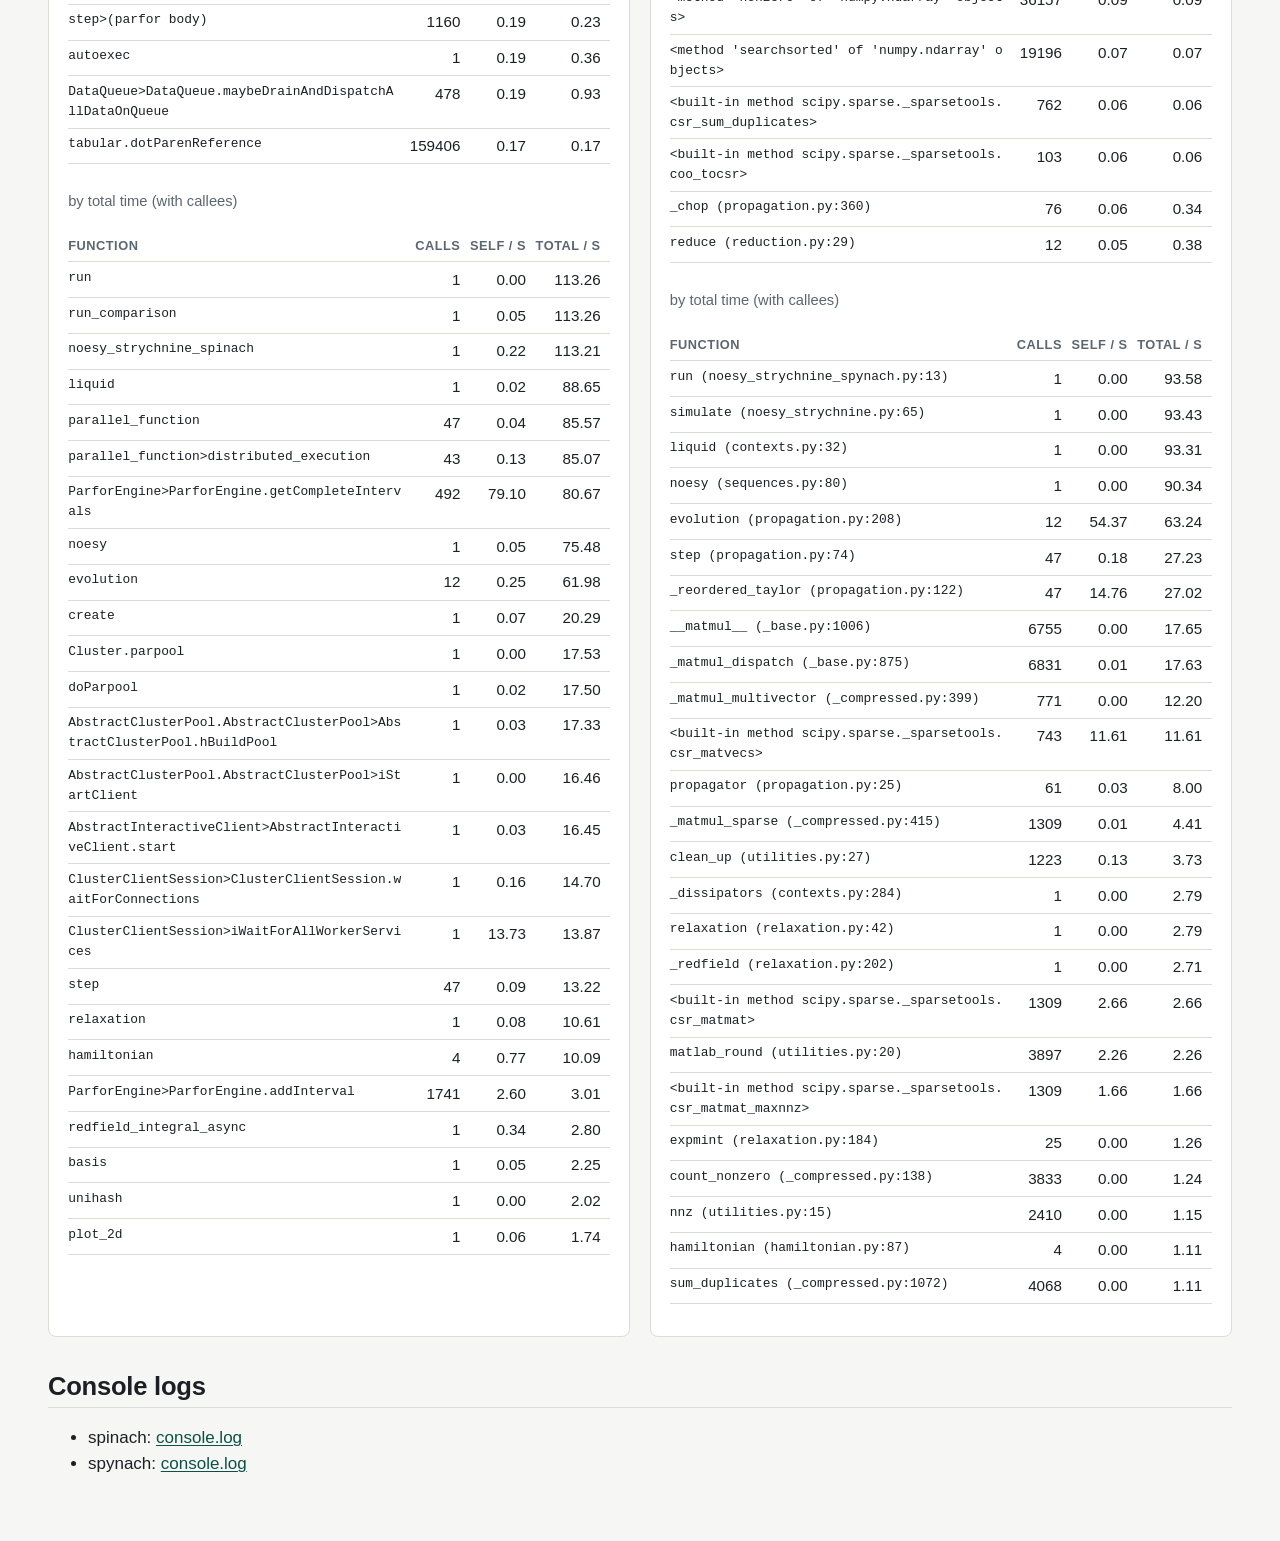
<file: comparison/runs/noesy_strychnine/report.html>
<!doctype html><html lang="en"><head><meta charset="utf-8"><meta name="viewport" content="width=device-width, initial-scale=1"><title>Spinach vs spynach: noesy_strychnine (CPU)</title><style>/* Shared stylesheet of the project site (index, spinach, easyspin, extras, docs, try, and the comparison
   reports, which inline it). Tokens, dark theme, type, the top nav, hero, sections, tables, cards, footer. */
:root {
  --bg: #f6f7f5;
  --surface: #ffffff;
  --fg: #1c2024;
  --muted: #5c6670;
  --line: #d9ded8;
  --accent: #0f6e63;
  --accent-ink: #0a5047;
  --code-bg: #eef1ee;
  --sans: "Instrument Sans", "Helvetica Neue", Arial, sans-serif;
  --mono: "JetBrains Mono", "SFMono-Regular", Menlo, Consolas, monospace;
  color-scheme: light;
}
@media (prefers-color-scheme: dark) {
  :root:not([data-theme="light"]) {
    --bg: #15191c; --surface: #1d2226; --fg: #e6e9e4; --muted: #9aa5ad; --line: #2f373d;
    --accent: #5fc4b4; --accent-ink: #8ad8cb; --code-bg: #101417;
    color-scheme: dark;
  }
}
:root[data-theme="dark"] {
  --bg: #15191c; --surface: #1d2226; --fg: #e6e9e4; --muted: #9aa5ad; --line: #2f373d;
  --accent: #5fc4b4; --accent-ink: #8ad8cb; --code-bg: #101417;
  color-scheme: dark;
}
* { box-sizing: border-box; }
html { font-size: 16px; }
body {
  margin: 0; background: var(--bg); color: var(--fg);
  font-family: var(--sans); line-height: 1.55; font-size: 1.0625rem;
  -webkit-font-smoothing: antialiased;
}
a { color: var(--accent-ink); text-decoration: underline; text-decoration-thickness: 1px; text-underline-offset: 2px; }
a:hover { color: var(--accent); }
a:focus-visible, button:focus-visible { outline: 2px solid var(--accent); outline-offset: 2px; }
code, pre { font-family: var(--mono); font-size: 0.875em; }
code { background: var(--code-bg); padding: 0.08em 0.3em; border-radius: 3px; }
pre { background: var(--code-bg); border: 1px solid var(--line); border-radius: 6px; padding: 0.9rem 1rem; overflow-x: auto; margin: 0; line-height: 1.5; }
pre code { background: none; padding: 0; font-size: 1em; }
.wrap { max-width: 68rem; margin: 0 auto; padding-inline: 16px; padding-block: 0 3rem; }
h1, h2, h3 { text-wrap: balance; line-height: 1.15; margin: 0; font-weight: 600; letter-spacing: -0.01em; }
h1 { font-size: clamp(2.4rem, 6vw, 3.6rem); font-weight: 700; letter-spacing: -0.03em; }
h2 { font-size: 1.6rem; }
h3 { font-size: 1.1rem; }
p { margin: 0; max-width: 42rem; }
.eyebrow { font-family: var(--mono); font-size: 0.75rem; letter-spacing: 0.12em; text-transform: uppercase; color: var(--accent-ink); }
nav.top { display: flex; flex-wrap: wrap; gap: 0.5rem 1.4rem; align-items: baseline; padding-block: 1.1rem; border-bottom: 1px solid var(--line); font-size: 0.95rem; }
nav.top .brand { font-family: var(--mono); font-weight: 500; color: var(--fg); text-decoration: none; margin-right: auto; }
nav.top a:not(.brand) { color: var(--muted); text-decoration: none; }
nav.top a:not(.brand):hover { color: var(--accent-ink); }
.hero { display: grid; grid-template-columns: minmax(0, 1.1fr) minmax(0, 1fr); gap: 2rem 3rem; align-items: center; padding-block: 3rem 2.5rem; }
.hero p.lede { font-size: 1.25rem; color: var(--muted); margin-top: 1rem; }
.actions { display: flex; flex-wrap: wrap; gap: 0.7rem; margin-top: 1.6rem; }
.btn { display: inline-block; padding: 0.55rem 1rem; border-radius: 6px; text-decoration: none; font-weight: 500; border: 1px solid var(--accent); color: var(--accent-ink); }
.btn.primary { background: var(--accent); color: var(--bg); }
.btn.primary:hover { color: var(--bg); filter: brightness(1.08); }
figure { margin: 0; min-width: 0; }
figure svg { width: 100%; height: auto; display: block; }
figure img { width: 100%; height: auto; display: block; border-radius: 6px; }
figcaption { font-size: 0.85rem; color: var(--muted); margin-top: 0.5rem; font-family: var(--mono); }
section { padding-block: 2.2rem; border-top: 1px solid var(--line); display: grid; grid-template-columns: 12rem minmax(0, 1fr); gap: 1rem 2.5rem; }
section > header { display: grid; gap: 0.4rem; align-content: start; }
section > header h2 { overflow-wrap: break-word; hyphens: auto; }
section > div { min-width: 0; display: grid; gap: 1rem; }
ul.plain { list-style: none; padding: 0; margin: 0; display: grid; gap: 0.6rem; max-width: 46rem; }
ul.plain li { padding-left: 1.1rem; position: relative; }
ul.plain li::before { content: ""; position: absolute; left: 0; top: 0.68em; width: 0.45rem; height: 0.45rem; border-radius: 50%; background: var(--accent); }
ul.plain b { font-weight: 600; }
.two { display: grid; grid-template-columns: repeat(auto-fit, minmax(16rem, 1fr)); gap: 1.4rem; }
table { border-collapse: collapse; width: 100%; font-size: 0.95rem; }
.scroll { overflow-x: auto; }
th, td { text-align: left; padding: 0.55rem 0.7rem 0.55rem 0; border-bottom: 1px solid var(--line); vertical-align: top; }
th { font-weight: 600; font-size: 0.8rem; letter-spacing: 0.04em; text-transform: uppercase; color: var(--muted); }
td.num, th.num { text-align: right; font-variant-numeric: tabular-nums; white-space: nowrap; }
td .links { white-space: nowrap; }
.cards { display: grid; grid-template-columns: repeat(auto-fit, minmax(17rem, 1fr)); gap: 1.2rem; }
.card { background: var(--surface); border: 1px solid var(--line); border-radius: 8px; padding: 1.1rem 1.2rem; display: grid; gap: 0.7rem; align-content: start; min-width: 0; }
.card h3 { font-family: var(--mono); font-weight: 500; font-size: 1rem; }
.card dl { margin: 0; display: grid; grid-template-columns: auto 1fr; gap: 0.25rem 1rem; font-size: 0.92rem; }
.card dt { color: var(--muted); }
.card dd { margin: 0; font-variant-numeric: tabular-nums; }
.card p { font-size: 0.92rem; color: var(--muted); }
footer { border-top: 1px solid var(--line); padding-block: 1.6rem; font-size: 0.9rem; color: var(--muted); display: flex; flex-wrap: wrap; gap: 0.4rem 1.4rem; }
@media (max-width: 720px) {
  .hero { grid-template-columns: 1fr; }
  section { grid-template-columns: 1fr; }
}
@media (prefers-reduced-motion: no-preference) { a, .btn { transition: color 120ms ease, filter 120ms ease; } }

/* Landing page: product cards, the why strip, the install block */
.cards.products { grid-template-columns: repeat(auto-fit, minmax(16rem, 1fr)); margin-top: 0.5rem; }
.card .eyebrow { margin-bottom: -0.2rem; }
.card .covers { font-size: 0.92rem; }
.card .links { display: flex; flex-wrap: wrap; gap: 0.4rem 1rem; margin-top: auto; font-size: 0.95rem; }
.why { display: grid; grid-template-columns: repeat(auto-fit, minmax(14rem, 1fr)); gap: 1.2rem 2rem; padding-block: 2rem; border-top: 1px solid var(--line); }
.why p { font-size: 0.98rem; }
.why b { display: block; margin-bottom: 0.2rem; }
.lede-page { padding-block: 2.4rem 1.6rem; }
.lede-page h1 { font-size: clamp(2rem, 5vw, 2.8rem); }
.lede-page p.lede { font-size: 1.2rem; color: var(--muted); margin-top: 0.9rem; max-width: 46rem; }
nav.top a[aria-current="page"] { color: var(--fg); font-weight: 600; }
.figures { display: grid; grid-template-columns: repeat(auto-fit, minmax(15rem, 1fr)); gap: 1.2rem; }
.figures figure { background: var(--surface); border: 1px solid var(--line); border-radius: 8px; padding: 0.7rem; display: grid; gap: 0.5rem; }
.figures figure img { background: #fff; }
.figures figcaption { font-family: var(--sans); font-size: 0.9rem; color: var(--fg); }
.figures figcaption code { font-family: var(--mono); }
td.na { color: var(--muted); }
.note { font-size: 0.92rem; color: var(--muted); }

:root { --warn: #b3261e; }
@media (prefers-color-scheme: dark) { :root:not([data-theme="light"]) { --warn: #ff8a80; } }
.wrap.report { max-width: 76rem; }
main { padding-top: 1rem; }
h1 { font-size: 1.7rem; margin: 0.6rem 0 0.2rem; }
h2 { margin: 2.2rem 0 0.6rem; border-bottom: 1px solid var(--line); padding-bottom: 0.3rem; }
h3 { font-size: 0.85rem; margin: 0; color: var(--muted); text-transform: uppercase; letter-spacing: 0.04em; }
p { max-width: none; }
p.sub { color: var(--muted); margin: 0 0 1.2rem; }
table { margin: 0.4rem 0 0.9rem; }
th, td { padding: 0.35rem 0.6rem 0.35rem 0; }
td.mono, span.mono { font-family: var(--mono); font-size: 0.85em; word-break: break-all; }
.cols { display: grid; grid-template-columns: 1fr 1fr; gap: 1.2rem; margin-bottom: 1.2rem; }
@media (max-width: 800px) { .cols { grid-template-columns: 1fr; } }
.card img { width: 100%; height: auto; border-radius: 4px; background: #fff; }
.missing { color: var(--warn); } .ok { color: var(--accent-ink); }
.small { font-size: 0.85rem; color: var(--muted); }
</style></head><body><div class="wrap report"><nav class="top" aria-label="Site"><a class="brand" href="../../../index.html">Spynach</a><a href="../../../spinach.html#timing">Parity and timing</a><a href="https://github.com/ajerschow/spynach/blob/main/comparison/README.md">Protocol</a></nav><main>
<h1>Spinach vs spynach: noesy_strychnine (CPU)</h1>
<p class="sub">run <span class="mono">noesy_strychnine</span>, both sides present. Built by comparison/report.py; protocol in comparison/README.md.</p>
<h2>Provenance</h2><div class="cols"><div class="card"><h3>spinach</h3><table><tr><th>run date (UTC)</th><td class="mono">2026-10-14T17:38:16Z</td></tr><tr><th>Spinach version</th><td class="mono">2.13</td></tr><tr><th>commit</th><td class="mono">03a88b7e912ffbb3122dd24829cc5d216209c804</td></tr><tr><th>local modifications</th><td class="mono">False</td></tr><tr><th>MATLAB</th><td class="mono">26.2.0.3386108 (R2026b)</td></tr><tr><th>host</th><td class="mono">MacBook-Pro-8.local</td></tr><tr><th>platform</th><td class="mono">MACA64</td></tr><tr><th>cores</th><td class="mono">12</td></tr><tr><th>BLAS</th><td class="mono">Apple Accelerate BLAS (ILP64)</td></tr><tr><th>computational threads</th><td class="mono">12</td></tr><tr><th>parallel pool workers</th><td class="mono">11</td></tr><tr><th>GPU requested</th><td class="mono">False</td></tr><tr><th>GPU device</th><td class="mono"></td></tr><tr><th>case options</th><td class="mono">{&quot;gpu&quot;: false}</td></tr></table></div><div class="card"><h3>spynach</h3><table><tr><th>run date (UTC)</th><td class="mono">2026-10-14T12:34:07Z</td></tr><tr><th>spynach version</th><td class="mono">097b823-dirty</td></tr><tr><th>commit</th><td class="mono">097b823313459abb57a2c727c52abfcfe013a4cf</td></tr><tr><th>local modifications</th><td class="mono">True</td></tr><tr><th>Python</th><td class="mono">3.12.5</td></tr><tr><th>NumPy</th><td class="mono">2.5.4</td></tr><tr><th>SciPy</th><td class="mono">1.18.1</td></tr><tr><th>host</th><td class="mono">MacBook-Pro-8.local</td></tr><tr><th>platform</th><td class="mono">macOS-26.6.2-arm64-arm-64bit</td></tr><tr><th>cores</th><td class="mono">12</td></tr><tr><th>BLAS</th><td class="mono">{&quot;numpy&quot;: &quot;accelerate&quot;, &quot;scipy&quot;: &quot;Accelerate&quot;}</td></tr><tr><th>thread settings</th><td class="mono">library defaults</td></tr><tr><th>GPU requested</th><td class="mono">False</td></tr><tr><th>GPU device</th><td class="mono"></td></tr><tr><th>case options</th><td class="mono">{}</td></tr><tr><th>not run</th><td class="mono"></td></tr></table></div></div>
<h2>Timings</h2><table><tr><th>stage</th><th class="num">Spinach / s</th><th class="num">spynach / s</th><th class="num">spynach / Spinach</th></tr><tr><td>create</td><td class="num">20.31</td><td class="num">0.01</td><td class="num">0.00x</td></tr><tr><td>basis</td><td class="num">2.26</td><td class="num">0.06</td><td class="num">0.03x</td></tr><tr><td>liquid/noesy</td><td class="num">88.66</td><td class="num">93.31</td><td class="num">1.05x</td></tr><tr><td>processing</td><td class="num">0.12</td><td class="num">0.05</td><td class="num">0.41x</td></tr><tr><td>plot</td><td class="num">1.86</td><td class="num">0.15</td><td class="num">0.08x</td></tr><tr><td>total (wall clock)</td><td class="num">113.24</td><td class="num">93.58</td><td class="num">0.83x</td></tr></table>
<h2>Data</h2><table><tr><th>variable</th><th>Spinach shape</th><th>spynach shape</th><th class="num">relative error</th><th class="num">max |difference|</th><th></th></tr><tr><td class="mono">fid_cos</td><td class="mono">(512, 512)</td><td class="mono">(512, 512)</td><td class="num">2.187e-12</td><td class="num">3.968e-16</td><td class="missing"></td></tr><tr><td class="mono">fid_sin</td><td class="mono">(512, 512)</td><td class="mono">(512, 512)</td><td class="num">2.267e-12</td><td class="num">1.628e-16</td><td class="missing"></td></tr><tr><td class="mono">spectrum</td><td class="mono">(2048, 2048)</td><td class="mono">(2048, 2048)</td><td class="num">1.316e-12</td><td class="num">1.268e-12</td><td class="missing"></td></tr></table><p class="small">relative error = ||spynach - Spinach||<sub>F</sub> / ||Spinach||<sub>F</sub>, the metric of the oracle tests.</p>
<h2>Figures</h2><div class="cols"><div class="card"><h3>spinach: noesy</h3><img src="[data-uri]" alt="figure_noesy.png"></div><div class="card"><h3>spynach: noesy</h3><img src="[data-uri]" alt="figure_noesy.png"><p class="small"><a href="spynach/figure_noesy.html">interactive figure</a></p></div></div>
<h2>Profiles</h2><div class="cols"><div class="card"><h3>spinach</h3><p class="small">by self time</p><table><tr><th>function</th><th class="num">calls</th><th class="num">self / s</th><th class="num">total / s</th></tr><tr><td class="mono">ParforEngine&gt;ParforEngine.getCompleteIntervals</td><td class="num">492</td><td class="num">79.10</td><td class="num">80.67</td></tr><tr><td class="mono">ClusterClientSession&gt;iWaitForAllWorkerServices</td><td class="num">1</td><td class="num">13.73</td><td class="num">13.87</td></tr><tr><td class="mono">ParforEngine&gt;ParforEngine.addInterval</td><td class="num">1741</td><td class="num">2.60</td><td class="num">3.01</td></tr><tr><td class="mono">HTMLCanvasPlugin.HTMLCanvasPlugin&gt;HTMLCanvasPlugin.createCanvas</td><td class="num">1</td><td class="num">1.05</td><td class="num">1.10</td></tr><tr><td class="mono">hamiltonian</td><td class="num">4</td><td class="num">0.77</td><td class="num">10.09</td></tr><tr><td class="mono">existentials</td><td class="num">1</td><td class="num">0.62</td><td class="num">0.79</td></tr><tr><td class="mono">CJSKeyValueStore&gt;iWriteDataFile</td><td class="num">100</td><td class="num">0.50</td><td class="num">0.50</td></tr><tr><td class="mono">CJSKeyValueStore&gt;iReadDataFile</td><td class="num">25</td><td class="num">0.45</td><td class="num">0.45</td></tr><tr><td class="mono">DataQueue&gt;DataQueue.dispatchContinuation</td><td class="num">1483</td><td class="num">0.36</td><td class="num">0.47</td></tr><tr><td class="mono">redfield_integral_async</td><td class="num">1</td><td class="num">0.34</td><td class="num">2.80</td></tr><tr><td class="mono">AbstractClusterPool.AbstractClusterPool&gt;iPostLaunchSetup</td><td class="num">1</td><td class="num">0.34</td><td class="num">0.43</td></tr><tr><td class="mono">cell2mat&gt;concatenateCellContents</td><td class="num">22</td><td class="num">0.32</td><td class="num">0.32</td></tr><tr><td class="mono">CJSKeyValueStore&gt;CJSKeyValueStore.putSingleVariable</td><td class="num">100</td><td class="num">0.28</td><td class="num">0.82</td></tr><tr><td class="mono">table.saveobj</td><td class="num">1920</td><td class="num">0.26</td><td class="num">0.42</td></tr><tr><td class="mono">cheap_norm</td><td class="num">718</td><td class="num">0.25</td><td class="num">0.26</td></tr><tr><td class="mono">evolution</td><td class="num">12</td><td class="num">0.25</td><td class="num">61.98</td></tr><tr><td class="mono">report</td><td class="num">2387</td><td class="num">0.24</td><td class="num">0.27</td></tr><tr><td class="mono">noesy_strychnine_spinach</td><td class="num">1</td><td class="num">0.22</td><td class="num">113.21</td></tr><tr><td class="mono">clean_up</td><td class="num">143</td><td class="num">0.22</td><td class="num">0.22</td></tr><tr><td class="mono">CJSKeyValueStore&gt;CJSKeyValueStore.getSingleVariable</td><td class="num">25</td><td class="num">0.20</td><td class="num">0.70</td></tr><tr><td class="mono">tabular.parenReference</td><td class="num">244</td><td class="num">0.20</td><td class="num">0.39</td></tr><tr><td class="mono">step&gt;(parfor body)</td><td class="num">1160</td><td class="num">0.19</td><td class="num">0.23</td></tr><tr><td class="mono">autoexec</td><td class="num">1</td><td class="num">0.19</td><td class="num">0.36</td></tr><tr><td class="mono">DataQueue&gt;DataQueue.maybeDrainAndDispatchAllDataOnQueue</td><td class="num">478</td><td class="num">0.19</td><td class="num">0.93</td></tr><tr><td class="mono">tabular.dotParenReference</td><td class="num">159406</td><td class="num">0.17</td><td class="num">0.17</td></tr></table><p class="small">by total time (with callees)</p><table><tr><th>function</th><th class="num">calls</th><th class="num">self / s</th><th class="num">total / s</th></tr><tr><td class="mono">run</td><td class="num">1</td><td class="num">0.00</td><td class="num">113.26</td></tr><tr><td class="mono">run_comparison</td><td class="num">1</td><td class="num">0.05</td><td class="num">113.26</td></tr><tr><td class="mono">noesy_strychnine_spinach</td><td class="num">1</td><td class="num">0.22</td><td class="num">113.21</td></tr><tr><td class="mono">liquid</td><td class="num">1</td><td class="num">0.02</td><td class="num">88.65</td></tr><tr><td class="mono">parallel_function</td><td class="num">47</td><td class="num">0.04</td><td class="num">85.57</td></tr><tr><td class="mono">parallel_function&gt;distributed_execution</td><td class="num">43</td><td class="num">0.13</td><td class="num">85.07</td></tr><tr><td class="mono">ParforEngine&gt;ParforEngine.getCompleteIntervals</td><td class="num">492</td><td class="num">79.10</td><td class="num">80.67</td></tr><tr><td class="mono">noesy</td><td class="num">1</td><td class="num">0.05</td><td class="num">75.48</td></tr><tr><td class="mono">evolution</td><td class="num">12</td><td class="num">0.25</td><td class="num">61.98</td></tr><tr><td class="mono">create</td><td class="num">1</td><td class="num">0.07</td><td class="num">20.29</td></tr><tr><td class="mono">Cluster.parpool</td><td class="num">1</td><td class="num">0.00</td><td class="num">17.53</td></tr><tr><td class="mono">doParpool</td><td class="num">1</td><td class="num">0.02</td><td class="num">17.50</td></tr><tr><td class="mono">AbstractClusterPool.AbstractClusterPool&gt;AbstractClusterPool.hBuildPool</td><td class="num">1</td><td class="num">0.03</td><td class="num">17.33</td></tr><tr><td class="mono">AbstractClusterPool.AbstractClusterPool&gt;iStartClient</td><td class="num">1</td><td class="num">0.00</td><td class="num">16.46</td></tr><tr><td class="mono">AbstractInteractiveClient&gt;AbstractInteractiveClient.start</td><td class="num">1</td><td class="num">0.03</td><td class="num">16.45</td></tr><tr><td class="mono">ClusterClientSession&gt;ClusterClientSession.waitForConnections</td><td class="num">1</td><td class="num">0.16</td><td class="num">14.70</td></tr><tr><td class="mono">ClusterClientSession&gt;iWaitForAllWorkerServices</td><td class="num">1</td><td class="num">13.73</td><td class="num">13.87</td></tr><tr><td class="mono">step</td><td class="num">47</td><td class="num">0.09</td><td class="num">13.22</td></tr><tr><td class="mono">relaxation</td><td class="num">1</td><td class="num">0.08</td><td class="num">10.61</td></tr><tr><td class="mono">hamiltonian</td><td class="num">4</td><td class="num">0.77</td><td class="num">10.09</td></tr><tr><td class="mono">ParforEngine&gt;ParforEngine.addInterval</td><td class="num">1741</td><td class="num">2.60</td><td class="num">3.01</td></tr><tr><td class="mono">redfield_integral_async</td><td class="num">1</td><td class="num">0.34</td><td class="num">2.80</td></tr><tr><td class="mono">basis</td><td class="num">1</td><td class="num">0.05</td><td class="num">2.25</td></tr><tr><td class="mono">unihash</td><td class="num">1</td><td class="num">0.00</td><td class="num">2.02</td></tr><tr><td class="mono">plot_2d</td><td class="num">1</td><td class="num">0.06</td><td class="num">1.74</td></tr></table></div><div class="card"><h3>spynach</h3><p class="small">by self time</p><table><tr><th>function</th><th class="num">calls</th><th class="num">self / s</th><th class="num">total / s</th></tr><tr><td class="mono">evolution (propagation.py:208)</td><td class="num">12</td><td class="num">54.37</td><td class="num">63.24</td></tr><tr><td class="mono">_reordered_taylor (propagation.py:122)</td><td class="num">47</td><td class="num">14.76</td><td class="num">27.02</td></tr><tr><td class="mono">&lt;built-in method scipy.sparse._sparsetools.csr_matvecs&gt;</td><td class="num">743</td><td class="num">11.61</td><td class="num">11.61</td></tr><tr><td class="mono">&lt;built-in method scipy.sparse._sparsetools.csr_matmat&gt;</td><td class="num">1309</td><td class="num">2.66</td><td class="num">2.66</td></tr><tr><td class="mono">matlab_round (utilities.py:20)</td><td class="num">3897</td><td class="num">2.26</td><td class="num">2.26</td></tr><tr><td class="mono">&lt;built-in method scipy.sparse._sparsetools.csr_matmat_maxnnz&gt;</td><td class="num">1309</td><td class="num">1.66</td><td class="num">1.66</td></tr><tr><td class="mono">&lt;built-in method scipy.sparse._sparsetools.csr_sort_indices&gt;</td><td class="num">761</td><td class="num">1.01</td><td class="num">1.01</td></tr><tr><td class="mono">&lt;built-in method scipy.sparse._sparsetools.csr_matvec&gt;</td><td class="num">4259</td><td class="num">0.87</td><td class="num">0.87</td></tr><tr><td class="mono">&lt;built-in method numpy.zeros&gt;</td><td class="num">30906</td><td class="num">0.58</td><td class="num">0.58</td></tr><tr><td class="mono">&lt;built-in method numpy._core._multiarray_umath.count_nonzero&gt;</td><td class="num">3901</td><td class="num">0.41</td><td class="num">0.41</td></tr><tr><td class="mono">_detect (propagation.py:355)</td><td class="num">4096</td><td class="num">0.31</td><td class="num">0.33</td></tr><tr><td class="mono">&lt;built-in method scipy.sparse._sparsetools.csr_eliminate_zeros&gt;</td><td class="num">1195</td><td class="num">0.28</td><td class="num">0.28</td></tr><tr><td class="mono">_superop_side_build (operators.py:280)</td><td class="num">1490</td><td class="num">0.28</td><td class="num">0.62</td></tr><tr><td class="mono">&lt;built-in method scipy.sparse._sparsetools.csr_plus_csr&gt;</td><td class="num">743</td><td class="num">0.24</td><td class="num">0.24</td></tr><tr><td class="mono">step (propagation.py:74)</td><td class="num">47</td><td class="num">0.18</td><td class="num">27.23</td></tr><tr><td class="mono">clean_up (utilities.py:27)</td><td class="num">1223</td><td class="num">0.13</td><td class="num">3.73</td></tr><tr><td class="mono">&lt;method &#x27;copy&#x27; of &#x27;numpy.ndarray&#x27; objects&gt;</td><td class="num">11207</td><td class="num">0.12</td><td class="num">0.12</td></tr><tr><td class="mono">&lt;built-in method scipy.sparse._sparsetools.csc_matvec&gt;</td><td class="num">492</td><td class="num">0.11</td><td class="num">0.11</td></tr><tr><td class="mono">&lt;method &#x27;reduce&#x27; of &#x27;numpy.ufunc&#x27; objects&gt;</td><td class="num">81648</td><td class="num">0.10</td><td class="num">0.10</td></tr><tr><td class="mono">&lt;method &#x27;nonzero&#x27; of &#x27;numpy.ndarray&#x27; objects&gt;</td><td class="num">36157</td><td class="num">0.09</td><td class="num">0.09</td></tr><tr><td class="mono">&lt;method &#x27;searchsorted&#x27; of &#x27;numpy.ndarray&#x27; objects&gt;</td><td class="num">19196</td><td class="num">0.07</td><td class="num">0.07</td></tr><tr><td class="mono">&lt;built-in method scipy.sparse._sparsetools.csr_sum_duplicates&gt;</td><td class="num">762</td><td class="num">0.06</td><td class="num">0.06</td></tr><tr><td class="mono">&lt;built-in method scipy.sparse._sparsetools.coo_tocsr&gt;</td><td class="num">103</td><td class="num">0.06</td><td class="num">0.06</td></tr><tr><td class="mono">_chop (propagation.py:360)</td><td class="num">76</td><td class="num">0.06</td><td class="num">0.34</td></tr><tr><td class="mono">reduce (reduction.py:29)</td><td class="num">12</td><td class="num">0.05</td><td class="num">0.38</td></tr></table><p class="small">by total time (with callees)</p><table><tr><th>function</th><th class="num">calls</th><th class="num">self / s</th><th class="num">total / s</th></tr><tr><td class="mono">run (noesy_strychnine_spynach.py:13)</td><td class="num">1</td><td class="num">0.00</td><td class="num">93.58</td></tr><tr><td class="mono">simulate (noesy_strychnine.py:65)</td><td class="num">1</td><td class="num">0.00</td><td class="num">93.43</td></tr><tr><td class="mono">liquid (contexts.py:32)</td><td class="num">1</td><td class="num">0.00</td><td class="num">93.31</td></tr><tr><td class="mono">noesy (sequences.py:80)</td><td class="num">1</td><td class="num">0.00</td><td class="num">90.34</td></tr><tr><td class="mono">evolution (propagation.py:208)</td><td class="num">12</td><td class="num">54.37</td><td class="num">63.24</td></tr><tr><td class="mono">step (propagation.py:74)</td><td class="num">47</td><td class="num">0.18</td><td class="num">27.23</td></tr><tr><td class="mono">_reordered_taylor (propagation.py:122)</td><td class="num">47</td><td class="num">14.76</td><td class="num">27.02</td></tr><tr><td class="mono">__matmul__ (_base.py:1006)</td><td class="num">6755</td><td class="num">0.00</td><td class="num">17.65</td></tr><tr><td class="mono">_matmul_dispatch (_base.py:875)</td><td class="num">6831</td><td class="num">0.01</td><td class="num">17.63</td></tr><tr><td class="mono">_matmul_multivector (_compressed.py:399)</td><td class="num">771</td><td class="num">0.00</td><td class="num">12.20</td></tr><tr><td class="mono">&lt;built-in method scipy.sparse._sparsetools.csr_matvecs&gt;</td><td class="num">743</td><td class="num">11.61</td><td class="num">11.61</td></tr><tr><td class="mono">propagator (propagation.py:25)</td><td class="num">61</td><td class="num">0.03</td><td class="num">8.00</td></tr><tr><td class="mono">_matmul_sparse (_compressed.py:415)</td><td class="num">1309</td><td class="num">0.01</td><td class="num">4.41</td></tr><tr><td class="mono">clean_up (utilities.py:27)</td><td class="num">1223</td><td class="num">0.13</td><td class="num">3.73</td></tr><tr><td class="mono">_dissipators (contexts.py:284)</td><td class="num">1</td><td class="num">0.00</td><td class="num">2.79</td></tr><tr><td class="mono">relaxation (relaxation.py:42)</td><td class="num">1</td><td class="num">0.00</td><td class="num">2.79</td></tr><tr><td class="mono">_redfield (relaxation.py:202)</td><td class="num">1</td><td class="num">0.00</td><td class="num">2.71</td></tr><tr><td class="mono">&lt;built-in method scipy.sparse._sparsetools.csr_matmat&gt;</td><td class="num">1309</td><td class="num">2.66</td><td class="num">2.66</td></tr><tr><td class="mono">matlab_round (utilities.py:20)</td><td class="num">3897</td><td class="num">2.26</td><td class="num">2.26</td></tr><tr><td class="mono">&lt;built-in method scipy.sparse._sparsetools.csr_matmat_maxnnz&gt;</td><td class="num">1309</td><td class="num">1.66</td><td class="num">1.66</td></tr><tr><td class="mono">expmint (relaxation.py:184)</td><td class="num">25</td><td class="num">0.00</td><td class="num">1.26</td></tr><tr><td class="mono">count_nonzero (_compressed.py:138)</td><td class="num">3833</td><td class="num">0.00</td><td class="num">1.24</td></tr><tr><td class="mono">nnz (utilities.py:15)</td><td class="num">2410</td><td class="num">0.00</td><td class="num">1.15</td></tr><tr><td class="mono">hamiltonian (hamiltonian.py:87)</td><td class="num">4</td><td class="num">0.00</td><td class="num">1.11</td></tr><tr><td class="mono">sum_duplicates (_compressed.py:1072)</td><td class="num">4068</td><td class="num">0.00</td><td class="num">1.11</td></tr></table></div></div>
<h2>Console logs</h2><ul><li>spinach: <a href="spinach/console.log">console.log</a></li><li>spynach: <a href="spynach/console.log">console.log</a></li></ul>
</main></div></body></html>
</file>
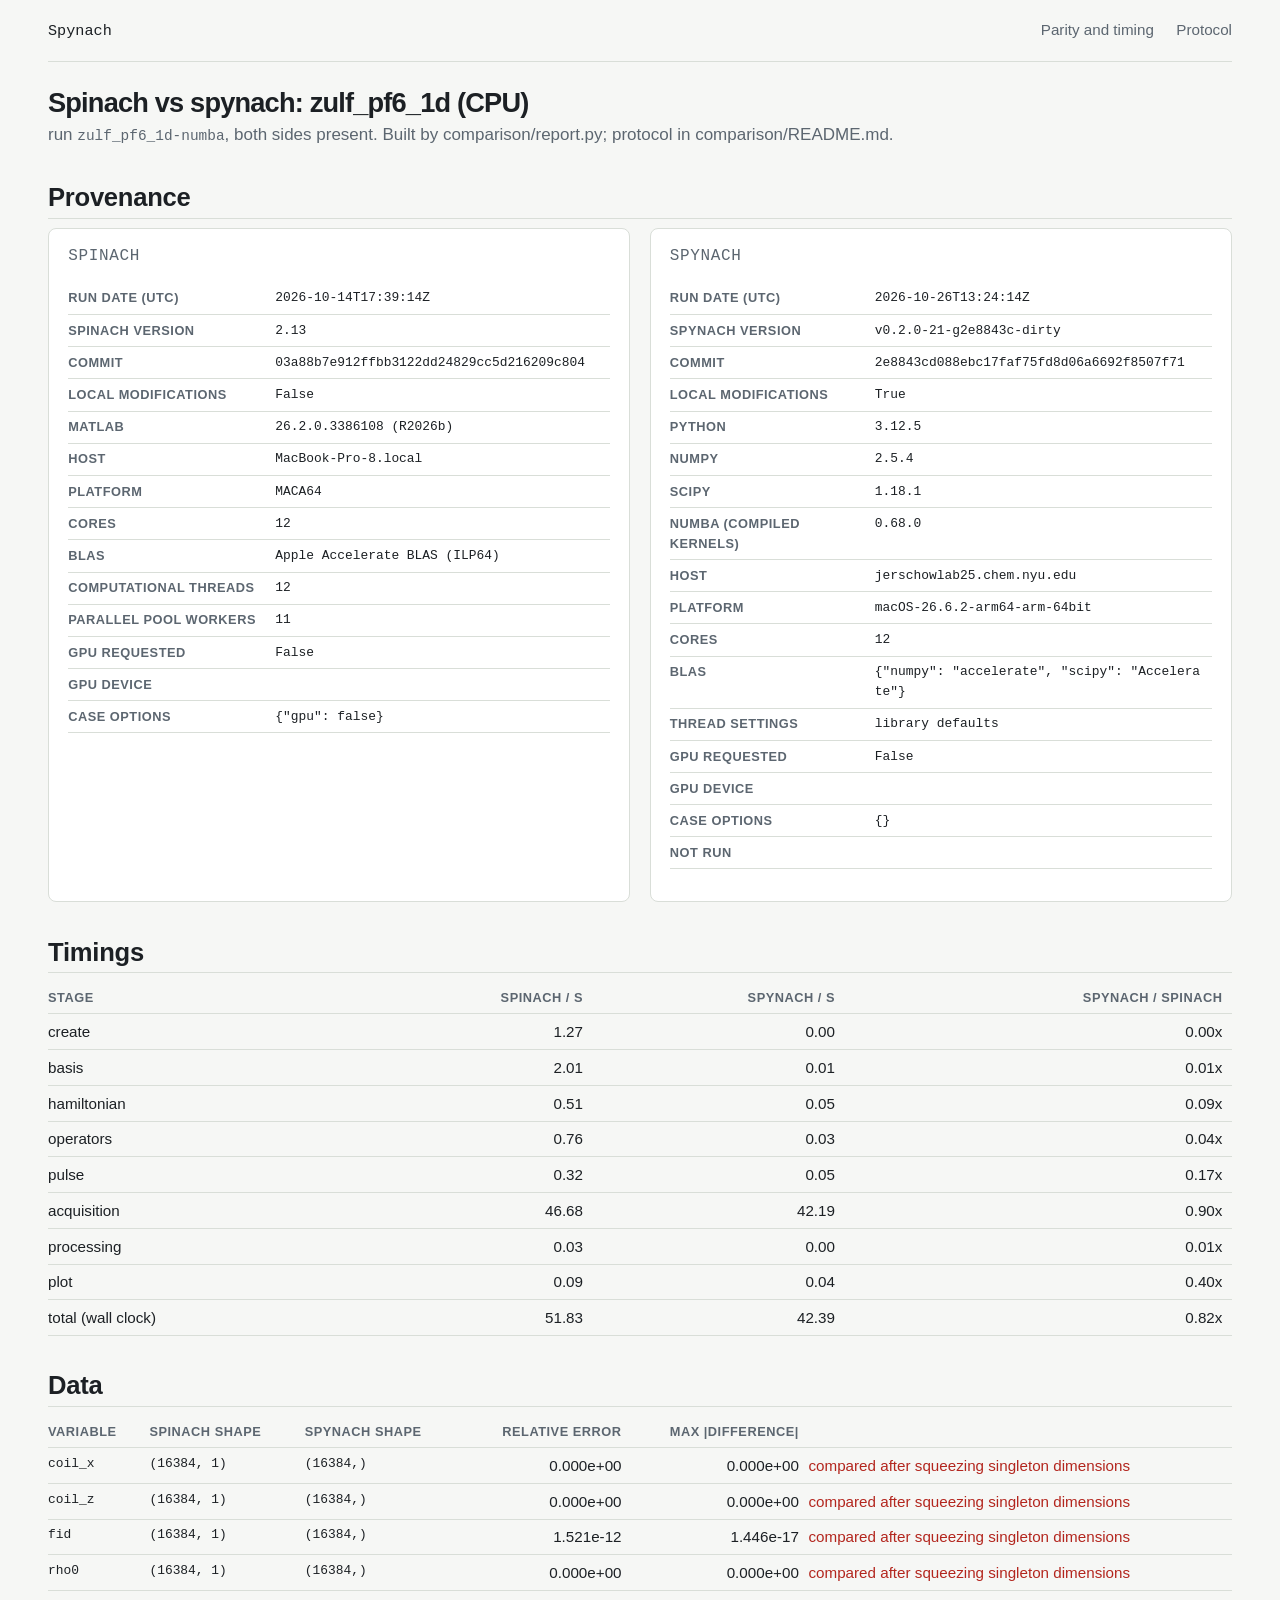
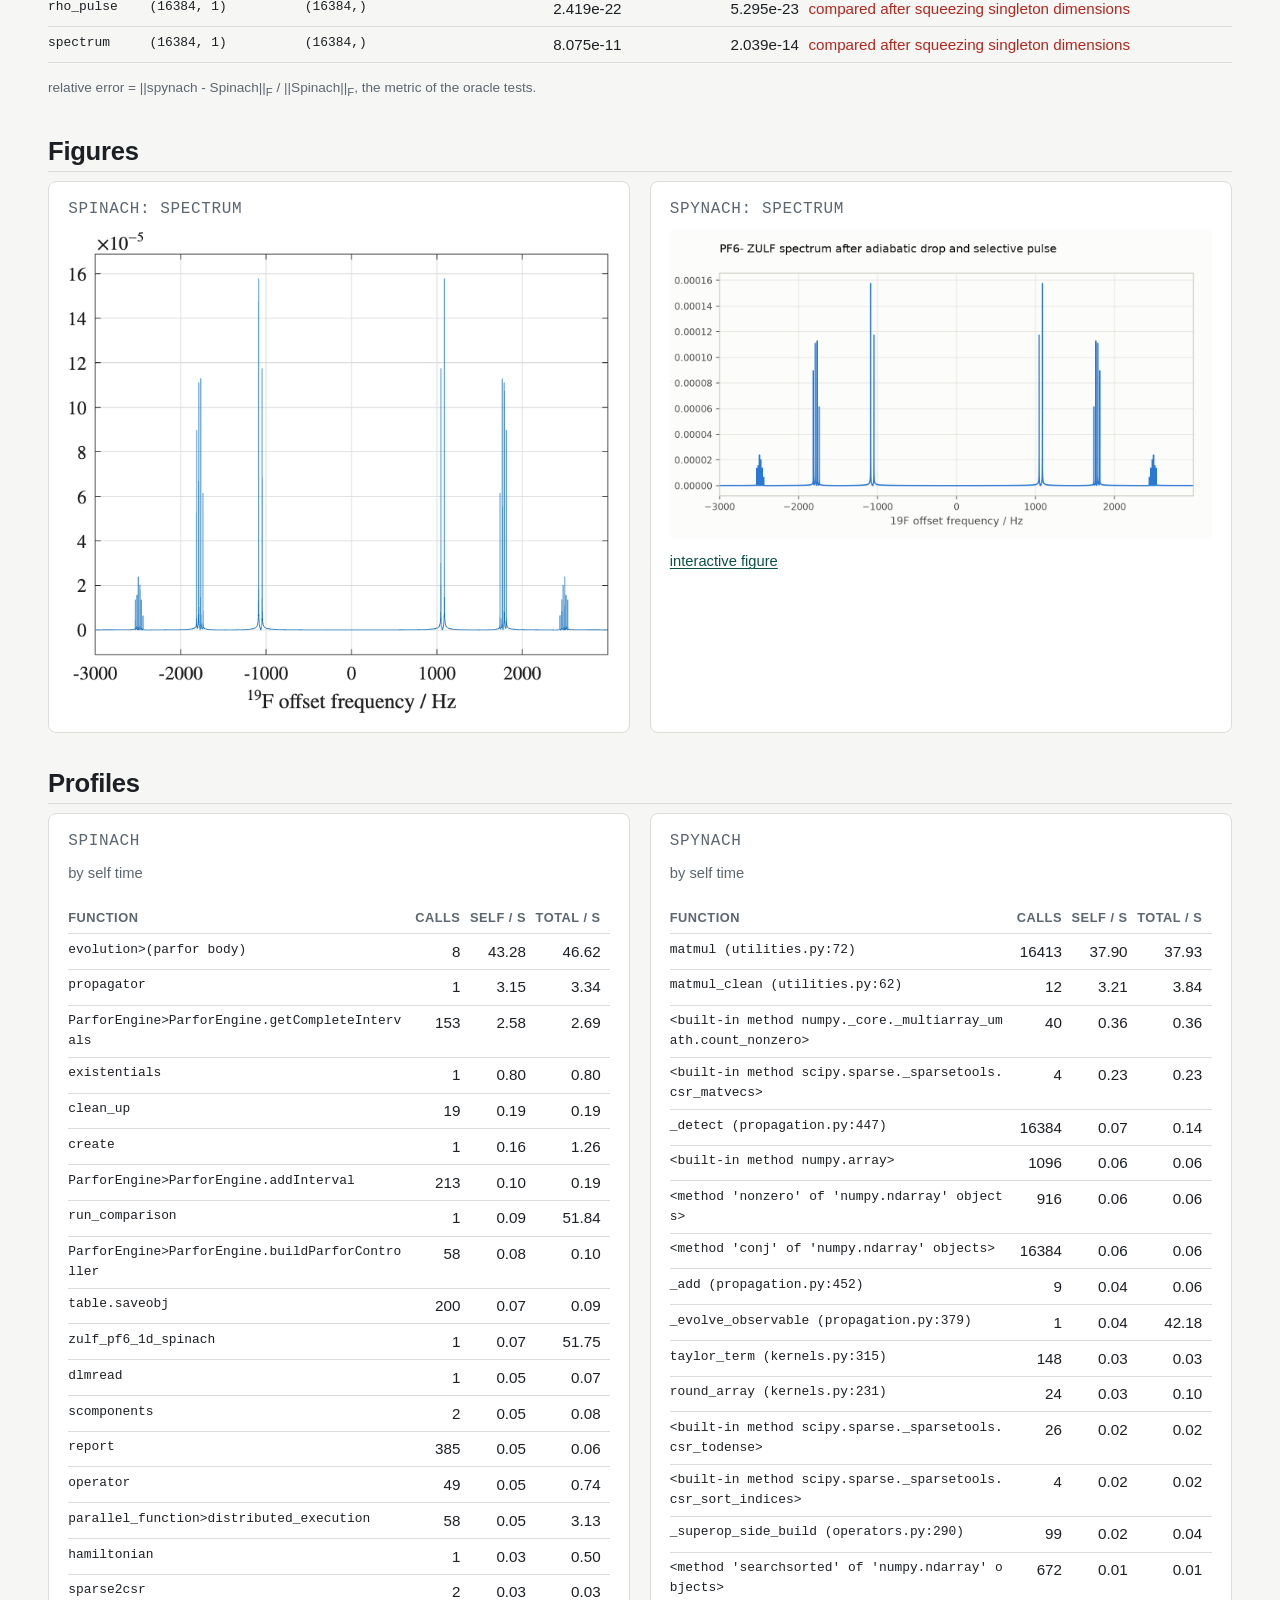
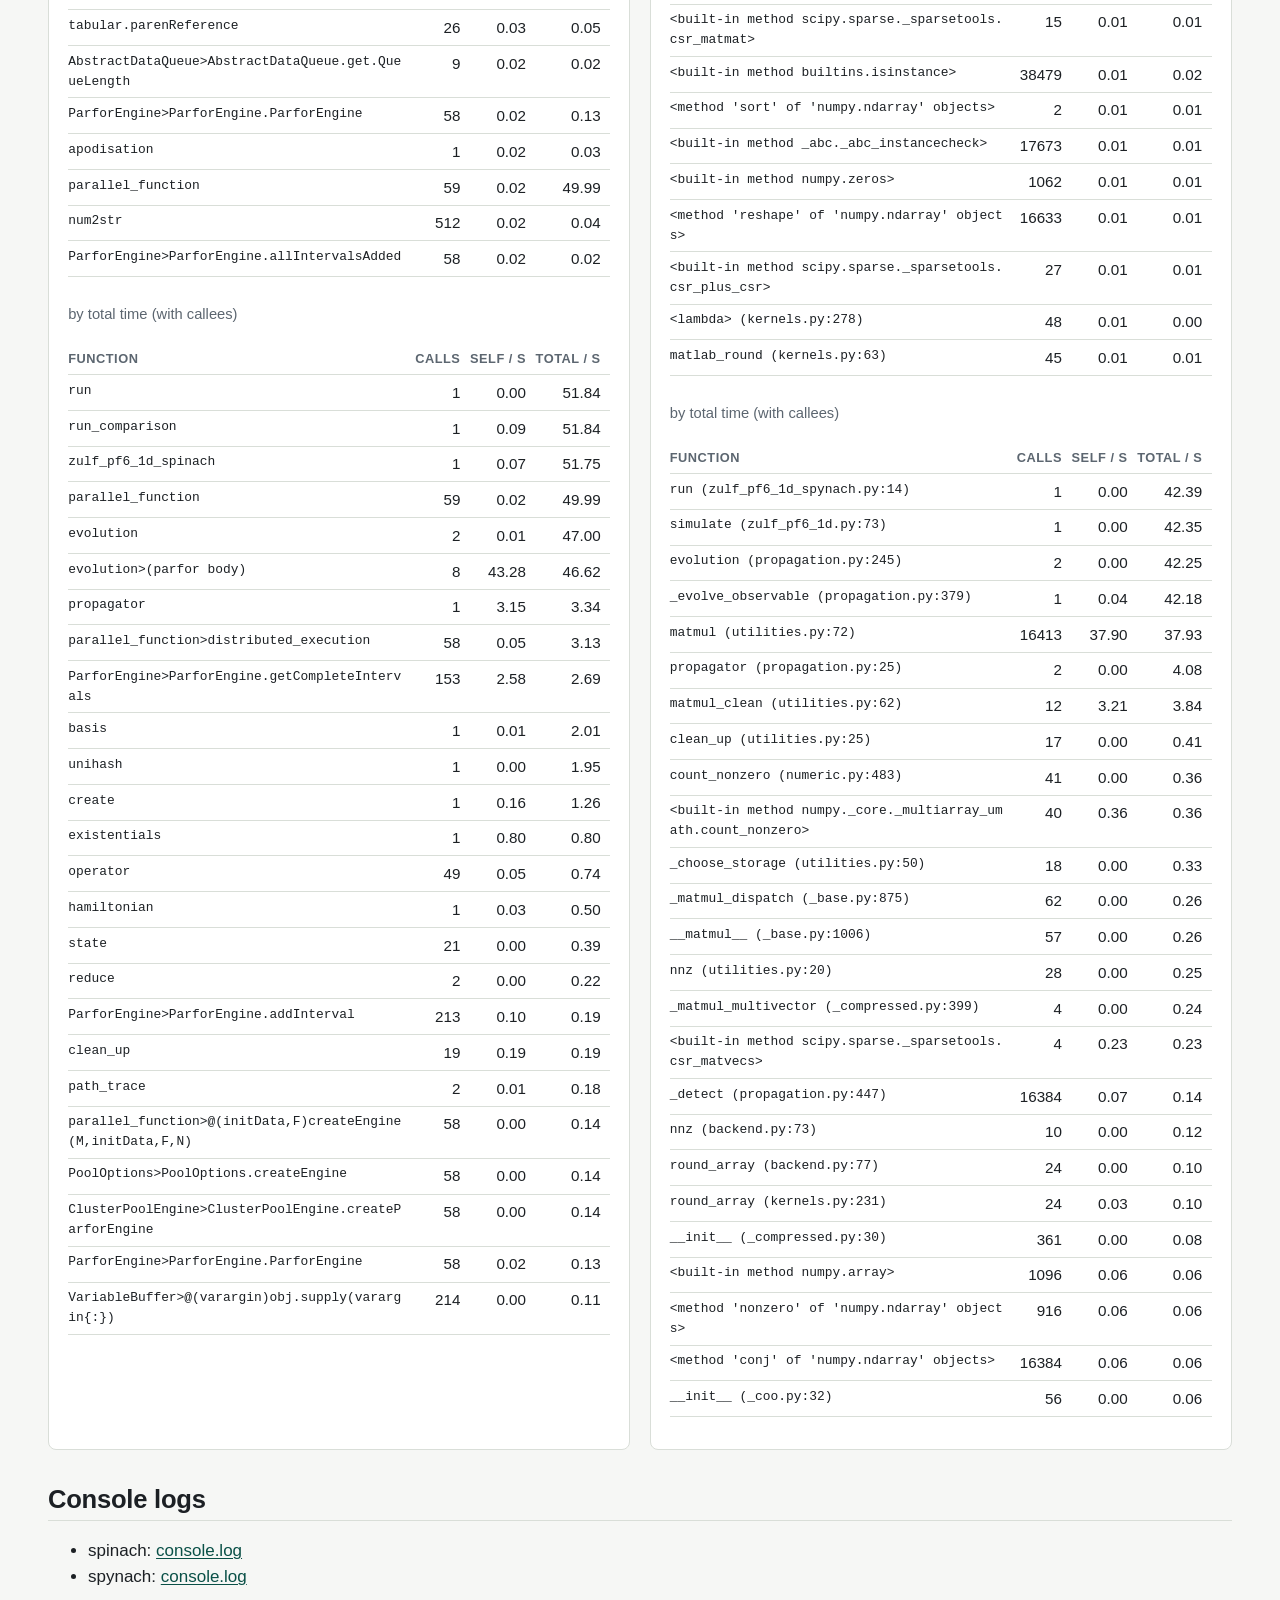
<file: comparison/runs/zulf_pf6_1d-numba/report.html>
<!doctype html><html lang="en"><head><meta charset="utf-8"><meta name="viewport" content="width=device-width, initial-scale=1"><title>Spinach vs spynach: zulf_pf6_1d (CPU)</title><style>/* Shared stylesheet of the project site (index, spinach, easyspin, extras, docs, try, and the comparison
   reports, which inline it). Tokens, dark theme, type, the top nav, hero, sections, tables, cards, footer. */
:root {
  --bg: #f6f7f5;
  --surface: #ffffff;
  --fg: #1c2024;
  --muted: #5c6670;
  --line: #d9ded8;
  --accent: #0f6e63;
  --accent-ink: #0a5047;
  --code-bg: #eef1ee;
  --sans: "Instrument Sans", "Helvetica Neue", Arial, sans-serif;
  --mono: "JetBrains Mono", "SFMono-Regular", Menlo, Consolas, monospace;
  color-scheme: light;
}
@media (prefers-color-scheme: dark) {
  :root:not([data-theme="light"]) {
    --bg: #15191c; --surface: #1d2226; --fg: #e6e9e4; --muted: #9aa5ad; --line: #2f373d;
    --accent: #5fc4b4; --accent-ink: #8ad8cb; --code-bg: #101417;
    color-scheme: dark;
  }
}
:root[data-theme="dark"] {
  --bg: #15191c; --surface: #1d2226; --fg: #e6e9e4; --muted: #9aa5ad; --line: #2f373d;
  --accent: #5fc4b4; --accent-ink: #8ad8cb; --code-bg: #101417;
  color-scheme: dark;
}
* { box-sizing: border-box; }
html { font-size: 16px; }
body {
  margin: 0; background: var(--bg); color: var(--fg);
  font-family: var(--sans); line-height: 1.55; font-size: 1.0625rem;
  -webkit-font-smoothing: antialiased;
}
a { color: var(--accent-ink); text-decoration: underline; text-decoration-thickness: 1px; text-underline-offset: 2px; }
a:hover { color: var(--accent); }
a:focus-visible, button:focus-visible { outline: 2px solid var(--accent); outline-offset: 2px; }
code, pre { font-family: var(--mono); font-size: 0.875em; }
code { background: var(--code-bg); padding: 0.08em 0.3em; border-radius: 3px; }
pre { background: var(--code-bg); border: 1px solid var(--line); border-radius: 6px; padding: 0.9rem 1rem; overflow-x: auto; margin: 0; line-height: 1.5; }
pre code { background: none; padding: 0; font-size: 1em; }
.wrap { max-width: 68rem; margin: 0 auto; padding-inline: 16px; padding-block: 0 3rem; }
h1, h2, h3 { text-wrap: balance; line-height: 1.15; margin: 0; font-weight: 600; letter-spacing: -0.01em; }
h1 { font-size: clamp(2.4rem, 6vw, 3.6rem); font-weight: 700; letter-spacing: -0.03em; }
h2 { font-size: 1.6rem; }
h3 { font-size: 1.1rem; }
p { margin: 0; max-width: 42rem; }
.eyebrow { font-family: var(--mono); font-size: 0.75rem; letter-spacing: 0.12em; text-transform: uppercase; color: var(--accent-ink); }
nav.top { display: flex; flex-wrap: wrap; gap: 0.5rem 1.4rem; align-items: baseline; padding-block: 1.1rem; border-bottom: 1px solid var(--line); font-size: 0.95rem; }
nav.top .brand { font-family: var(--mono); font-weight: 500; color: var(--fg); text-decoration: none; margin-right: auto; }
nav.top a:not(.brand) { color: var(--muted); text-decoration: none; }
nav.top a:not(.brand):hover { color: var(--accent-ink); }
.hero { display: grid; grid-template-columns: minmax(0, 1.1fr) minmax(0, 1fr); gap: 2rem 3rem; align-items: center; padding-block: 3rem 2.5rem; }
.hero p.lede { font-size: 1.25rem; color: var(--muted); margin-top: 1rem; }
.actions { display: flex; flex-wrap: wrap; gap: 0.7rem; margin-top: 1.6rem; }
.btn { display: inline-block; padding: 0.55rem 1rem; border-radius: 6px; text-decoration: none; font-weight: 500; border: 1px solid var(--accent); color: var(--accent-ink); }
.btn.primary { background: var(--accent); color: var(--bg); }
.btn.primary:hover { color: var(--bg); filter: brightness(1.08); }
figure { margin: 0; min-width: 0; }
figure svg { width: 100%; height: auto; display: block; }
figure img { width: 100%; height: auto; display: block; border-radius: 6px; }
figcaption { font-size: 0.85rem; color: var(--muted); margin-top: 0.5rem; font-family: var(--mono); }
section { padding-block: 2.2rem; border-top: 1px solid var(--line); display: grid; grid-template-columns: 12rem minmax(0, 1fr); gap: 1rem 2.5rem; }
section > header { display: grid; gap: 0.4rem; align-content: start; }
section > header h2 { overflow-wrap: break-word; hyphens: auto; }
section > div { min-width: 0; display: grid; gap: 1rem; }
ul.plain { list-style: none; padding: 0; margin: 0; display: grid; gap: 0.6rem; max-width: 46rem; }
ul.plain li { padding-left: 1.1rem; position: relative; }
ul.plain li::before { content: ""; position: absolute; left: 0; top: 0.68em; width: 0.45rem; height: 0.45rem; border-radius: 50%; background: var(--accent); }
ul.plain b { font-weight: 600; }
.two { display: grid; grid-template-columns: repeat(auto-fit, minmax(16rem, 1fr)); gap: 1.4rem; }
table { border-collapse: collapse; width: 100%; font-size: 0.95rem; }
.scroll { overflow-x: auto; }
th, td { text-align: left; padding: 0.55rem 0.7rem 0.55rem 0; border-bottom: 1px solid var(--line); vertical-align: top; }
th { font-weight: 600; font-size: 0.8rem; letter-spacing: 0.04em; text-transform: uppercase; color: var(--muted); }
td.num, th.num { text-align: right; font-variant-numeric: tabular-nums; white-space: nowrap; }
td .links { white-space: nowrap; }
.cards { display: grid; grid-template-columns: repeat(auto-fit, minmax(17rem, 1fr)); gap: 1.2rem; }
.card { background: var(--surface); border: 1px solid var(--line); border-radius: 8px; padding: 1.1rem 1.2rem; display: grid; gap: 0.7rem; align-content: start; min-width: 0; }
.card h3 { font-family: var(--mono); font-weight: 500; font-size: 1rem; }
.card dl { margin: 0; display: grid; grid-template-columns: auto 1fr; gap: 0.25rem 1rem; font-size: 0.92rem; }
.card dt { color: var(--muted); }
.card dd { margin: 0; font-variant-numeric: tabular-nums; }
.card p { font-size: 0.92rem; color: var(--muted); }
footer { border-top: 1px solid var(--line); padding-block: 1.6rem; font-size: 0.9rem; color: var(--muted); display: flex; flex-wrap: wrap; gap: 0.4rem 1.4rem; }
@media (max-width: 720px) {
  .hero { grid-template-columns: 1fr; }
  section { grid-template-columns: 1fr; }
}
@media (prefers-reduced-motion: no-preference) { a, .btn { transition: color 120ms ease, filter 120ms ease; } }

/* Landing page: product cards, the why strip, the install block */
.cards.products { grid-template-columns: repeat(auto-fit, minmax(16rem, 1fr)); margin-top: 0.5rem; }
.card .eyebrow { margin-bottom: -0.2rem; }
.card .covers { font-size: 0.92rem; }
.card .links { display: flex; flex-wrap: wrap; gap: 0.4rem 1rem; margin-top: auto; font-size: 0.95rem; }
.why { display: grid; grid-template-columns: repeat(auto-fit, minmax(14rem, 1fr)); gap: 1.2rem 2rem; padding-block: 2rem; border-top: 1px solid var(--line); }
.why p { font-size: 0.98rem; }
.why b { display: block; margin-bottom: 0.2rem; }
.lede-page { padding-block: 2.4rem 1.6rem; }
.lede-page h1 { font-size: clamp(2rem, 5vw, 2.8rem); }
.lede-page p.lede { font-size: 1.2rem; color: var(--muted); margin-top: 0.9rem; max-width: 46rem; }
nav.top a[aria-current="page"] { color: var(--fg); font-weight: 600; }
.figures { display: grid; grid-template-columns: repeat(auto-fit, minmax(15rem, 1fr)); gap: 1.2rem; }
.figures figure { background: var(--surface); border: 1px solid var(--line); border-radius: 8px; padding: 0.7rem; display: grid; gap: 0.5rem; }
.figures figure img { background: #fff; }
.figures figcaption { font-family: var(--sans); font-size: 0.9rem; color: var(--fg); }
.figures figcaption code { font-family: var(--mono); }
td.na { color: var(--muted); }
table.timing td:first-child { min-width: 17rem; }
table.timing .note { display: block; margin-top: 0.15rem; }
.note { font-size: 0.92rem; color: var(--muted); }

:root { --warn: #b3261e; }
@media (prefers-color-scheme: dark) { :root:not([data-theme="light"]) { --warn: #ff8a80; } }
.wrap.report { max-width: 76rem; }
main { padding-top: 1rem; }
h1 { font-size: 1.7rem; margin: 0.6rem 0 0.2rem; }
h2 { margin: 2.2rem 0 0.6rem; border-bottom: 1px solid var(--line); padding-bottom: 0.3rem; }
h3 { font-size: 0.85rem; margin: 0; color: var(--muted); text-transform: uppercase; letter-spacing: 0.04em; }
p { max-width: none; }
p.sub { color: var(--muted); margin: 0 0 1.2rem; }
table { margin: 0.4rem 0 0.9rem; }
th, td { padding: 0.35rem 0.6rem 0.35rem 0; }
td.mono, span.mono { font-family: var(--mono); font-size: 0.85em; word-break: break-all; }
.cols { display: grid; grid-template-columns: 1fr 1fr; gap: 1.2rem; margin-bottom: 1.2rem; }
@media (max-width: 800px) { .cols { grid-template-columns: 1fr; } }
.card img { width: 100%; height: auto; border-radius: 4px; background: #fff; }
.missing { color: var(--warn); } .ok { color: var(--accent-ink); }
.small { font-size: 0.85rem; color: var(--muted); }
</style></head><body><div class="wrap report"><nav class="top" aria-label="Site"><a class="brand" href="../../../index.html">Spynach</a><a href="../../../spinach.html#timing">Parity and timing</a><a href="https://github.com/ajerschow/spynach/blob/main/comparison/README.md">Protocol</a></nav><main>
<h1>Spinach vs spynach: zulf_pf6_1d (CPU)</h1>
<p class="sub">run <span class="mono">zulf_pf6_1d-numba</span>, both sides present. Built by comparison/report.py; protocol in comparison/README.md.</p>
<h2>Provenance</h2><div class="cols"><div class="card"><h3>spinach</h3><table><tr><th>run date (UTC)</th><td class="mono">2026-10-14T17:39:14Z</td></tr><tr><th>Spinach version</th><td class="mono">2.13</td></tr><tr><th>commit</th><td class="mono">03a88b7e912ffbb3122dd24829cc5d216209c804</td></tr><tr><th>local modifications</th><td class="mono">False</td></tr><tr><th>MATLAB</th><td class="mono">26.2.0.3386108 (R2026b)</td></tr><tr><th>host</th><td class="mono">MacBook-Pro-8.local</td></tr><tr><th>platform</th><td class="mono">MACA64</td></tr><tr><th>cores</th><td class="mono">12</td></tr><tr><th>BLAS</th><td class="mono">Apple Accelerate BLAS (ILP64)</td></tr><tr><th>computational threads</th><td class="mono">12</td></tr><tr><th>parallel pool workers</th><td class="mono">11</td></tr><tr><th>GPU requested</th><td class="mono">False</td></tr><tr><th>GPU device</th><td class="mono"></td></tr><tr><th>case options</th><td class="mono">{&quot;gpu&quot;: false}</td></tr></table></div><div class="card"><h3>spynach</h3><table><tr><th>run date (UTC)</th><td class="mono">2026-10-26T13:24:14Z</td></tr><tr><th>spynach version</th><td class="mono">v0.2.0-21-g2e8843c-dirty</td></tr><tr><th>commit</th><td class="mono">2e8843cd088ebc17faf75fd8d06a6692f8507f71</td></tr><tr><th>local modifications</th><td class="mono">True</td></tr><tr><th>Python</th><td class="mono">3.12.5</td></tr><tr><th>NumPy</th><td class="mono">2.5.4</td></tr><tr><th>SciPy</th><td class="mono">1.18.1</td></tr><tr><th>Numba (compiled kernels)</th><td class="mono">0.68.0</td></tr><tr><th>host</th><td class="mono">jerschowlab25.chem.nyu.edu</td></tr><tr><th>platform</th><td class="mono">macOS-26.6.2-arm64-arm-64bit</td></tr><tr><th>cores</th><td class="mono">12</td></tr><tr><th>BLAS</th><td class="mono">{&quot;numpy&quot;: &quot;accelerate&quot;, &quot;scipy&quot;: &quot;Accelerate&quot;}</td></tr><tr><th>thread settings</th><td class="mono">library defaults</td></tr><tr><th>GPU requested</th><td class="mono">False</td></tr><tr><th>GPU device</th><td class="mono"></td></tr><tr><th>case options</th><td class="mono">{}</td></tr><tr><th>not run</th><td class="mono"></td></tr></table></div></div>
<h2>Timings</h2><table><tr><th>stage</th><th class="num">Spinach / s</th><th class="num">spynach / s</th><th class="num">spynach / Spinach</th></tr><tr><td>create</td><td class="num">1.27</td><td class="num">0.00</td><td class="num">0.00x</td></tr><tr><td>basis</td><td class="num">2.01</td><td class="num">0.01</td><td class="num">0.01x</td></tr><tr><td>hamiltonian</td><td class="num">0.51</td><td class="num">0.05</td><td class="num">0.09x</td></tr><tr><td>operators</td><td class="num">0.76</td><td class="num">0.03</td><td class="num">0.04x</td></tr><tr><td>pulse</td><td class="num">0.32</td><td class="num">0.05</td><td class="num">0.17x</td></tr><tr><td>acquisition</td><td class="num">46.68</td><td class="num">42.19</td><td class="num">0.90x</td></tr><tr><td>processing</td><td class="num">0.03</td><td class="num">0.00</td><td class="num">0.01x</td></tr><tr><td>plot</td><td class="num">0.09</td><td class="num">0.04</td><td class="num">0.40x</td></tr><tr><td>total (wall clock)</td><td class="num">51.83</td><td class="num">42.39</td><td class="num">0.82x</td></tr></table>
<h2>Data</h2><table><tr><th>variable</th><th>Spinach shape</th><th>spynach shape</th><th class="num">relative error</th><th class="num">max |difference|</th><th></th></tr><tr><td class="mono">coil_x</td><td class="mono">(16384, 1)</td><td class="mono">(16384,)</td><td class="num">0.000e+00</td><td class="num">0.000e+00</td><td class="missing">compared after squeezing singleton dimensions</td></tr><tr><td class="mono">coil_z</td><td class="mono">(16384, 1)</td><td class="mono">(16384,)</td><td class="num">0.000e+00</td><td class="num">0.000e+00</td><td class="missing">compared after squeezing singleton dimensions</td></tr><tr><td class="mono">fid</td><td class="mono">(16384, 1)</td><td class="mono">(16384,)</td><td class="num">1.521e-12</td><td class="num">1.446e-17</td><td class="missing">compared after squeezing singleton dimensions</td></tr><tr><td class="mono">rho0</td><td class="mono">(16384, 1)</td><td class="mono">(16384,)</td><td class="num">0.000e+00</td><td class="num">0.000e+00</td><td class="missing">compared after squeezing singleton dimensions</td></tr><tr><td class="mono">rho_pulse</td><td class="mono">(16384, 1)</td><td class="mono">(16384,)</td><td class="num">2.419e-22</td><td class="num">5.295e-23</td><td class="missing">compared after squeezing singleton dimensions</td></tr><tr><td class="mono">spectrum</td><td class="mono">(16384, 1)</td><td class="mono">(16384,)</td><td class="num">8.075e-11</td><td class="num">2.039e-14</td><td class="missing">compared after squeezing singleton dimensions</td></tr></table><p class="small">relative error = ||spynach - Spinach||<sub>F</sub> / ||Spinach||<sub>F</sub>, the metric of the oracle tests.</p>
<h2>Figures</h2><div class="cols"><div class="card"><h3>spinach: spectrum</h3><img src="[data-uri]" alt="figure_spectrum.png"></div><div class="card"><h3>spynach: spectrum</h3><img src="[data-uri]" alt="figure_spectrum.png"><p class="small"><a href="spynach/figure_spectrum.html">interactive figure</a></p></div></div>
<h2>Profiles</h2><div class="cols"><div class="card"><h3>spinach</h3><p class="small">by self time</p><table><tr><th>function</th><th class="num">calls</th><th class="num">self / s</th><th class="num">total / s</th></tr><tr><td class="mono">evolution&gt;(parfor body)</td><td class="num">8</td><td class="num">43.28</td><td class="num">46.62</td></tr><tr><td class="mono">propagator</td><td class="num">1</td><td class="num">3.15</td><td class="num">3.34</td></tr><tr><td class="mono">ParforEngine&gt;ParforEngine.getCompleteIntervals</td><td class="num">153</td><td class="num">2.58</td><td class="num">2.69</td></tr><tr><td class="mono">existentials</td><td class="num">1</td><td class="num">0.80</td><td class="num">0.80</td></tr><tr><td class="mono">clean_up</td><td class="num">19</td><td class="num">0.19</td><td class="num">0.19</td></tr><tr><td class="mono">create</td><td class="num">1</td><td class="num">0.16</td><td class="num">1.26</td></tr><tr><td class="mono">ParforEngine&gt;ParforEngine.addInterval</td><td class="num">213</td><td class="num">0.10</td><td class="num">0.19</td></tr><tr><td class="mono">run_comparison</td><td class="num">1</td><td class="num">0.09</td><td class="num">51.84</td></tr><tr><td class="mono">ParforEngine&gt;ParforEngine.buildParforController</td><td class="num">58</td><td class="num">0.08</td><td class="num">0.10</td></tr><tr><td class="mono">table.saveobj</td><td class="num">200</td><td class="num">0.07</td><td class="num">0.09</td></tr><tr><td class="mono">zulf_pf6_1d_spinach</td><td class="num">1</td><td class="num">0.07</td><td class="num">51.75</td></tr><tr><td class="mono">dlmread</td><td class="num">1</td><td class="num">0.05</td><td class="num">0.07</td></tr><tr><td class="mono">scomponents</td><td class="num">2</td><td class="num">0.05</td><td class="num">0.08</td></tr><tr><td class="mono">report</td><td class="num">385</td><td class="num">0.05</td><td class="num">0.06</td></tr><tr><td class="mono">operator</td><td class="num">49</td><td class="num">0.05</td><td class="num">0.74</td></tr><tr><td class="mono">parallel_function&gt;distributed_execution</td><td class="num">58</td><td class="num">0.05</td><td class="num">3.13</td></tr><tr><td class="mono">hamiltonian</td><td class="num">1</td><td class="num">0.03</td><td class="num">0.50</td></tr><tr><td class="mono">sparse2csr</td><td class="num">2</td><td class="num">0.03</td><td class="num">0.03</td></tr><tr><td class="mono">tabular.parenReference</td><td class="num">26</td><td class="num">0.03</td><td class="num">0.05</td></tr><tr><td class="mono">AbstractDataQueue&gt;AbstractDataQueue.get.QueueLength</td><td class="num">9</td><td class="num">0.02</td><td class="num">0.02</td></tr><tr><td class="mono">ParforEngine&gt;ParforEngine.ParforEngine</td><td class="num">58</td><td class="num">0.02</td><td class="num">0.13</td></tr><tr><td class="mono">apodisation</td><td class="num">1</td><td class="num">0.02</td><td class="num">0.03</td></tr><tr><td class="mono">parallel_function</td><td class="num">59</td><td class="num">0.02</td><td class="num">49.99</td></tr><tr><td class="mono">num2str</td><td class="num">512</td><td class="num">0.02</td><td class="num">0.04</td></tr><tr><td class="mono">ParforEngine&gt;ParforEngine.allIntervalsAdded</td><td class="num">58</td><td class="num">0.02</td><td class="num">0.02</td></tr></table><p class="small">by total time (with callees)</p><table><tr><th>function</th><th class="num">calls</th><th class="num">self / s</th><th class="num">total / s</th></tr><tr><td class="mono">run</td><td class="num">1</td><td class="num">0.00</td><td class="num">51.84</td></tr><tr><td class="mono">run_comparison</td><td class="num">1</td><td class="num">0.09</td><td class="num">51.84</td></tr><tr><td class="mono">zulf_pf6_1d_spinach</td><td class="num">1</td><td class="num">0.07</td><td class="num">51.75</td></tr><tr><td class="mono">parallel_function</td><td class="num">59</td><td class="num">0.02</td><td class="num">49.99</td></tr><tr><td class="mono">evolution</td><td class="num">2</td><td class="num">0.01</td><td class="num">47.00</td></tr><tr><td class="mono">evolution&gt;(parfor body)</td><td class="num">8</td><td class="num">43.28</td><td class="num">46.62</td></tr><tr><td class="mono">propagator</td><td class="num">1</td><td class="num">3.15</td><td class="num">3.34</td></tr><tr><td class="mono">parallel_function&gt;distributed_execution</td><td class="num">58</td><td class="num">0.05</td><td class="num">3.13</td></tr><tr><td class="mono">ParforEngine&gt;ParforEngine.getCompleteIntervals</td><td class="num">153</td><td class="num">2.58</td><td class="num">2.69</td></tr><tr><td class="mono">basis</td><td class="num">1</td><td class="num">0.01</td><td class="num">2.01</td></tr><tr><td class="mono">unihash</td><td class="num">1</td><td class="num">0.00</td><td class="num">1.95</td></tr><tr><td class="mono">create</td><td class="num">1</td><td class="num">0.16</td><td class="num">1.26</td></tr><tr><td class="mono">existentials</td><td class="num">1</td><td class="num">0.80</td><td class="num">0.80</td></tr><tr><td class="mono">operator</td><td class="num">49</td><td class="num">0.05</td><td class="num">0.74</td></tr><tr><td class="mono">hamiltonian</td><td class="num">1</td><td class="num">0.03</td><td class="num">0.50</td></tr><tr><td class="mono">state</td><td class="num">21</td><td class="num">0.00</td><td class="num">0.39</td></tr><tr><td class="mono">reduce</td><td class="num">2</td><td class="num">0.00</td><td class="num">0.22</td></tr><tr><td class="mono">ParforEngine&gt;ParforEngine.addInterval</td><td class="num">213</td><td class="num">0.10</td><td class="num">0.19</td></tr><tr><td class="mono">clean_up</td><td class="num">19</td><td class="num">0.19</td><td class="num">0.19</td></tr><tr><td class="mono">path_trace</td><td class="num">2</td><td class="num">0.01</td><td class="num">0.18</td></tr><tr><td class="mono">parallel_function&gt;@(initData,F)createEngine(M,initData,F,N)</td><td class="num">58</td><td class="num">0.00</td><td class="num">0.14</td></tr><tr><td class="mono">PoolOptions&gt;PoolOptions.createEngine</td><td class="num">58</td><td class="num">0.00</td><td class="num">0.14</td></tr><tr><td class="mono">ClusterPoolEngine&gt;ClusterPoolEngine.createParforEngine</td><td class="num">58</td><td class="num">0.00</td><td class="num">0.14</td></tr><tr><td class="mono">ParforEngine&gt;ParforEngine.ParforEngine</td><td class="num">58</td><td class="num">0.02</td><td class="num">0.13</td></tr><tr><td class="mono">VariableBuffer&gt;@(varargin)obj.supply(varargin{:})</td><td class="num">214</td><td class="num">0.00</td><td class="num">0.11</td></tr></table></div><div class="card"><h3>spynach</h3><p class="small">by self time</p><table><tr><th>function</th><th class="num">calls</th><th class="num">self / s</th><th class="num">total / s</th></tr><tr><td class="mono">matmul (utilities.py:72)</td><td class="num">16413</td><td class="num">37.90</td><td class="num">37.93</td></tr><tr><td class="mono">matmul_clean (utilities.py:62)</td><td class="num">12</td><td class="num">3.21</td><td class="num">3.84</td></tr><tr><td class="mono">&lt;built-in method numpy._core._multiarray_umath.count_nonzero&gt;</td><td class="num">40</td><td class="num">0.36</td><td class="num">0.36</td></tr><tr><td class="mono">&lt;built-in method scipy.sparse._sparsetools.csr_matvecs&gt;</td><td class="num">4</td><td class="num">0.23</td><td class="num">0.23</td></tr><tr><td class="mono">_detect (propagation.py:447)</td><td class="num">16384</td><td class="num">0.07</td><td class="num">0.14</td></tr><tr><td class="mono">&lt;built-in method numpy.array&gt;</td><td class="num">1096</td><td class="num">0.06</td><td class="num">0.06</td></tr><tr><td class="mono">&lt;method &#x27;nonzero&#x27; of &#x27;numpy.ndarray&#x27; objects&gt;</td><td class="num">916</td><td class="num">0.06</td><td class="num">0.06</td></tr><tr><td class="mono">&lt;method &#x27;conj&#x27; of &#x27;numpy.ndarray&#x27; objects&gt;</td><td class="num">16384</td><td class="num">0.06</td><td class="num">0.06</td></tr><tr><td class="mono">_add (propagation.py:452)</td><td class="num">9</td><td class="num">0.04</td><td class="num">0.06</td></tr><tr><td class="mono">_evolve_observable (propagation.py:379)</td><td class="num">1</td><td class="num">0.04</td><td class="num">42.18</td></tr><tr><td class="mono">taylor_term (kernels.py:315)</td><td class="num">148</td><td class="num">0.03</td><td class="num">0.03</td></tr><tr><td class="mono">round_array (kernels.py:231)</td><td class="num">24</td><td class="num">0.03</td><td class="num">0.10</td></tr><tr><td class="mono">&lt;built-in method scipy.sparse._sparsetools.csr_todense&gt;</td><td class="num">26</td><td class="num">0.02</td><td class="num">0.02</td></tr><tr><td class="mono">&lt;built-in method scipy.sparse._sparsetools.csr_sort_indices&gt;</td><td class="num">4</td><td class="num">0.02</td><td class="num">0.02</td></tr><tr><td class="mono">_superop_side_build (operators.py:290)</td><td class="num">99</td><td class="num">0.02</td><td class="num">0.04</td></tr><tr><td class="mono">&lt;method &#x27;searchsorted&#x27; of &#x27;numpy.ndarray&#x27; objects&gt;</td><td class="num">672</td><td class="num">0.01</td><td class="num">0.01</td></tr><tr><td class="mono">&lt;built-in method scipy.sparse._sparsetools.csr_matmat&gt;</td><td class="num">15</td><td class="num">0.01</td><td class="num">0.01</td></tr><tr><td class="mono">&lt;built-in method builtins.isinstance&gt;</td><td class="num">38479</td><td class="num">0.01</td><td class="num">0.02</td></tr><tr><td class="mono">&lt;method &#x27;sort&#x27; of &#x27;numpy.ndarray&#x27; objects&gt;</td><td class="num">2</td><td class="num">0.01</td><td class="num">0.01</td></tr><tr><td class="mono">&lt;built-in method _abc._abc_instancecheck&gt;</td><td class="num">17673</td><td class="num">0.01</td><td class="num">0.01</td></tr><tr><td class="mono">&lt;built-in method numpy.zeros&gt;</td><td class="num">1062</td><td class="num">0.01</td><td class="num">0.01</td></tr><tr><td class="mono">&lt;method &#x27;reshape&#x27; of &#x27;numpy.ndarray&#x27; objects&gt;</td><td class="num">16633</td><td class="num">0.01</td><td class="num">0.01</td></tr><tr><td class="mono">&lt;built-in method scipy.sparse._sparsetools.csr_plus_csr&gt;</td><td class="num">27</td><td class="num">0.01</td><td class="num">0.01</td></tr><tr><td class="mono">&lt;lambda&gt; (kernels.py:278)</td><td class="num">48</td><td class="num">0.01</td><td class="num">0.00</td></tr><tr><td class="mono">matlab_round (kernels.py:63)</td><td class="num">45</td><td class="num">0.01</td><td class="num">0.01</td></tr></table><p class="small">by total time (with callees)</p><table><tr><th>function</th><th class="num">calls</th><th class="num">self / s</th><th class="num">total / s</th></tr><tr><td class="mono">run (zulf_pf6_1d_spynach.py:14)</td><td class="num">1</td><td class="num">0.00</td><td class="num">42.39</td></tr><tr><td class="mono">simulate (zulf_pf6_1d.py:73)</td><td class="num">1</td><td class="num">0.00</td><td class="num">42.35</td></tr><tr><td class="mono">evolution (propagation.py:245)</td><td class="num">2</td><td class="num">0.00</td><td class="num">42.25</td></tr><tr><td class="mono">_evolve_observable (propagation.py:379)</td><td class="num">1</td><td class="num">0.04</td><td class="num">42.18</td></tr><tr><td class="mono">matmul (utilities.py:72)</td><td class="num">16413</td><td class="num">37.90</td><td class="num">37.93</td></tr><tr><td class="mono">propagator (propagation.py:25)</td><td class="num">2</td><td class="num">0.00</td><td class="num">4.08</td></tr><tr><td class="mono">matmul_clean (utilities.py:62)</td><td class="num">12</td><td class="num">3.21</td><td class="num">3.84</td></tr><tr><td class="mono">clean_up (utilities.py:25)</td><td class="num">17</td><td class="num">0.00</td><td class="num">0.41</td></tr><tr><td class="mono">count_nonzero (numeric.py:483)</td><td class="num">41</td><td class="num">0.00</td><td class="num">0.36</td></tr><tr><td class="mono">&lt;built-in method numpy._core._multiarray_umath.count_nonzero&gt;</td><td class="num">40</td><td class="num">0.36</td><td class="num">0.36</td></tr><tr><td class="mono">_choose_storage (utilities.py:50)</td><td class="num">18</td><td class="num">0.00</td><td class="num">0.33</td></tr><tr><td class="mono">_matmul_dispatch (_base.py:875)</td><td class="num">62</td><td class="num">0.00</td><td class="num">0.26</td></tr><tr><td class="mono">__matmul__ (_base.py:1006)</td><td class="num">57</td><td class="num">0.00</td><td class="num">0.26</td></tr><tr><td class="mono">nnz (utilities.py:20)</td><td class="num">28</td><td class="num">0.00</td><td class="num">0.25</td></tr><tr><td class="mono">_matmul_multivector (_compressed.py:399)</td><td class="num">4</td><td class="num">0.00</td><td class="num">0.24</td></tr><tr><td class="mono">&lt;built-in method scipy.sparse._sparsetools.csr_matvecs&gt;</td><td class="num">4</td><td class="num">0.23</td><td class="num">0.23</td></tr><tr><td class="mono">_detect (propagation.py:447)</td><td class="num">16384</td><td class="num">0.07</td><td class="num">0.14</td></tr><tr><td class="mono">nnz (backend.py:73)</td><td class="num">10</td><td class="num">0.00</td><td class="num">0.12</td></tr><tr><td class="mono">round_array (backend.py:77)</td><td class="num">24</td><td class="num">0.00</td><td class="num">0.10</td></tr><tr><td class="mono">round_array (kernels.py:231)</td><td class="num">24</td><td class="num">0.03</td><td class="num">0.10</td></tr><tr><td class="mono">__init__ (_compressed.py:30)</td><td class="num">361</td><td class="num">0.00</td><td class="num">0.08</td></tr><tr><td class="mono">&lt;built-in method numpy.array&gt;</td><td class="num">1096</td><td class="num">0.06</td><td class="num">0.06</td></tr><tr><td class="mono">&lt;method &#x27;nonzero&#x27; of &#x27;numpy.ndarray&#x27; objects&gt;</td><td class="num">916</td><td class="num">0.06</td><td class="num">0.06</td></tr><tr><td class="mono">&lt;method &#x27;conj&#x27; of &#x27;numpy.ndarray&#x27; objects&gt;</td><td class="num">16384</td><td class="num">0.06</td><td class="num">0.06</td></tr><tr><td class="mono">__init__ (_coo.py:32)</td><td class="num">56</td><td class="num">0.00</td><td class="num">0.06</td></tr></table></div></div>
<h2>Console logs</h2><ul><li>spinach: <a href="spinach/console.log">console.log</a></li><li>spynach: <a href="spynach/console.log">console.log</a></li></ul>
</main></div></body></html>
</file>
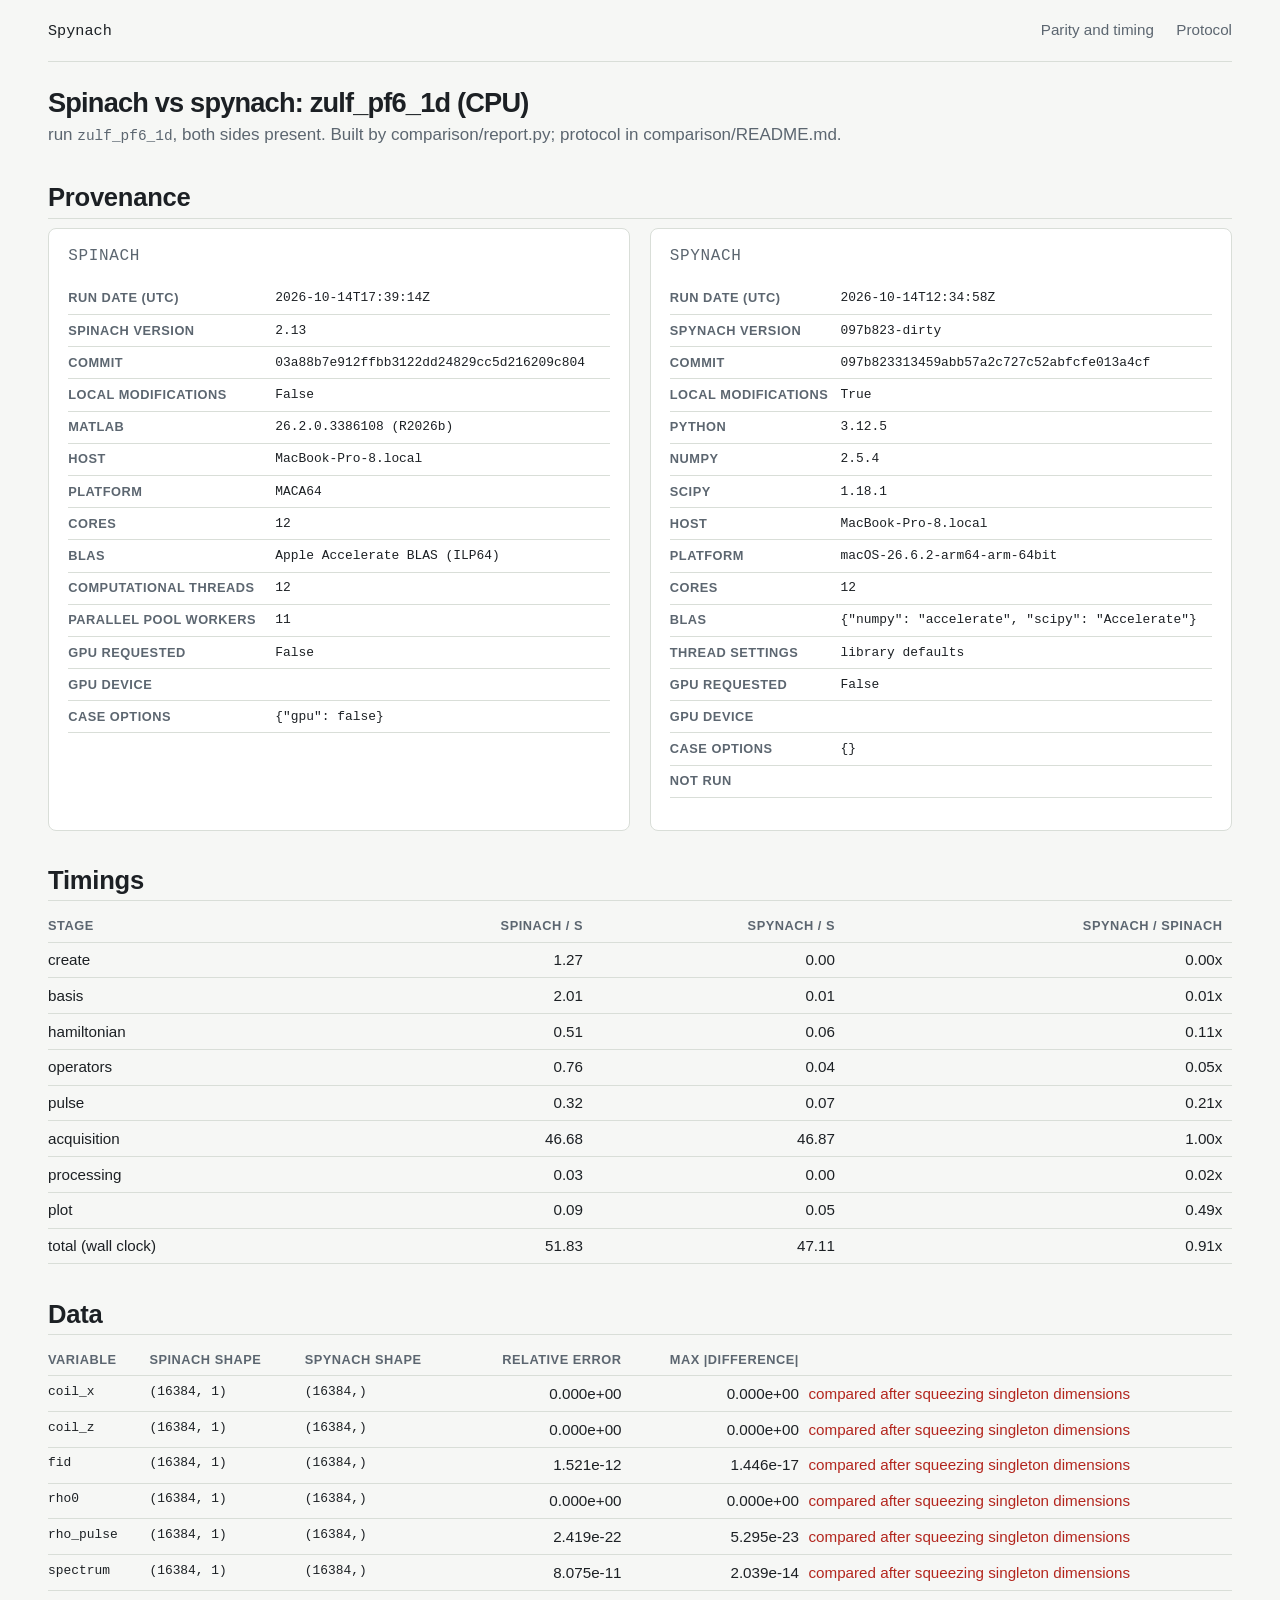
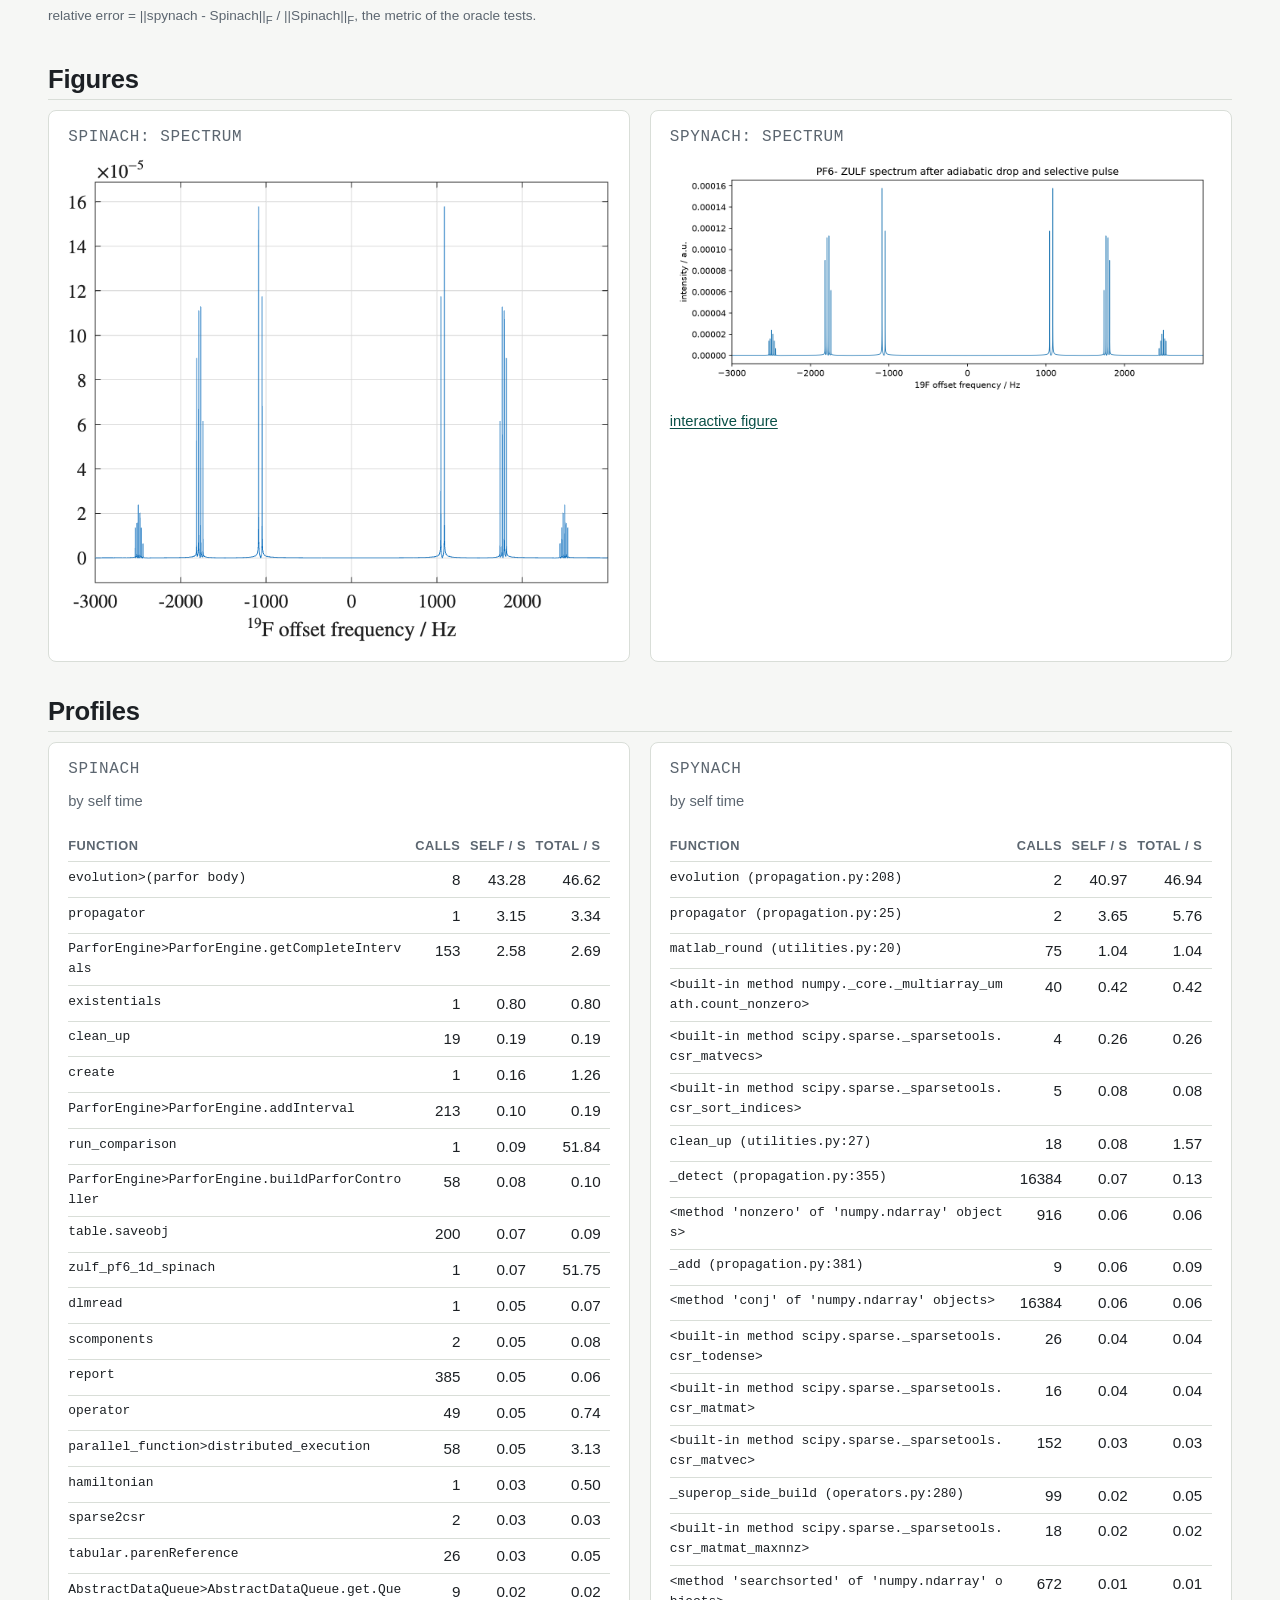
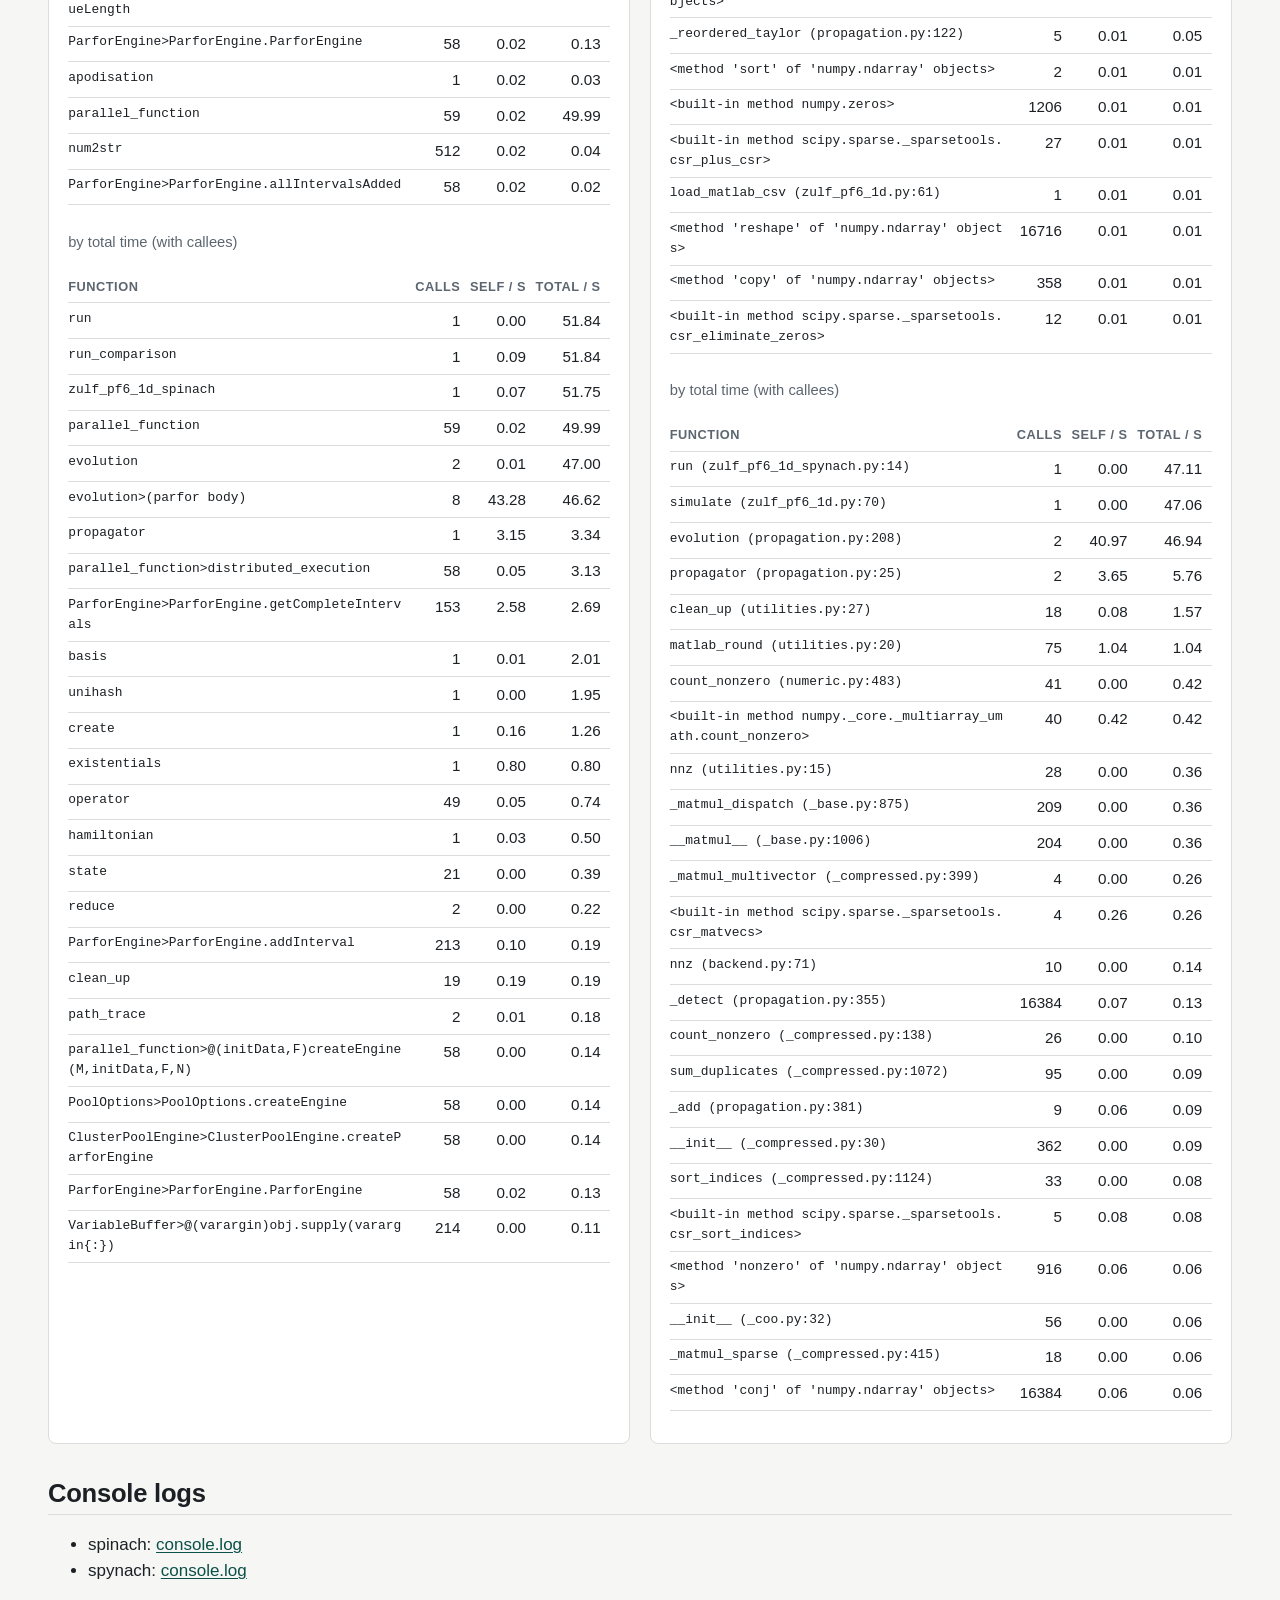
<file: comparison/runs/zulf_pf6_1d/report.html>
<!doctype html><html lang="en"><head><meta charset="utf-8"><meta name="viewport" content="width=device-width, initial-scale=1"><title>Spinach vs spynach: zulf_pf6_1d (CPU)</title><style>/* Shared stylesheet of the project site (index, spinach, easyspin, extras, docs, try, and the comparison
   reports, which inline it). Tokens, dark theme, type, the top nav, hero, sections, tables, cards, footer. */
:root {
  --bg: #f6f7f5;
  --surface: #ffffff;
  --fg: #1c2024;
  --muted: #5c6670;
  --line: #d9ded8;
  --accent: #0f6e63;
  --accent-ink: #0a5047;
  --code-bg: #eef1ee;
  --sans: "Instrument Sans", "Helvetica Neue", Arial, sans-serif;
  --mono: "JetBrains Mono", "SFMono-Regular", Menlo, Consolas, monospace;
  color-scheme: light;
}
@media (prefers-color-scheme: dark) {
  :root:not([data-theme="light"]) {
    --bg: #15191c; --surface: #1d2226; --fg: #e6e9e4; --muted: #9aa5ad; --line: #2f373d;
    --accent: #5fc4b4; --accent-ink: #8ad8cb; --code-bg: #101417;
    color-scheme: dark;
  }
}
:root[data-theme="dark"] {
  --bg: #15191c; --surface: #1d2226; --fg: #e6e9e4; --muted: #9aa5ad; --line: #2f373d;
  --accent: #5fc4b4; --accent-ink: #8ad8cb; --code-bg: #101417;
  color-scheme: dark;
}
* { box-sizing: border-box; }
html { font-size: 16px; }
body {
  margin: 0; background: var(--bg); color: var(--fg);
  font-family: var(--sans); line-height: 1.55; font-size: 1.0625rem;
  -webkit-font-smoothing: antialiased;
}
a { color: var(--accent-ink); text-decoration: underline; text-decoration-thickness: 1px; text-underline-offset: 2px; }
a:hover { color: var(--accent); }
a:focus-visible, button:focus-visible { outline: 2px solid var(--accent); outline-offset: 2px; }
code, pre { font-family: var(--mono); font-size: 0.875em; }
code { background: var(--code-bg); padding: 0.08em 0.3em; border-radius: 3px; }
pre { background: var(--code-bg); border: 1px solid var(--line); border-radius: 6px; padding: 0.9rem 1rem; overflow-x: auto; margin: 0; line-height: 1.5; }
pre code { background: none; padding: 0; font-size: 1em; }
.wrap { max-width: 68rem; margin: 0 auto; padding-inline: 16px; padding-block: 0 3rem; }
h1, h2, h3 { text-wrap: balance; line-height: 1.15; margin: 0; font-weight: 600; letter-spacing: -0.01em; }
h1 { font-size: clamp(2.4rem, 6vw, 3.6rem); font-weight: 700; letter-spacing: -0.03em; }
h2 { font-size: 1.6rem; }
h3 { font-size: 1.1rem; }
p { margin: 0; max-width: 42rem; }
.eyebrow { font-family: var(--mono); font-size: 0.75rem; letter-spacing: 0.12em; text-transform: uppercase; color: var(--accent-ink); }
nav.top { display: flex; flex-wrap: wrap; gap: 0.5rem 1.4rem; align-items: baseline; padding-block: 1.1rem; border-bottom: 1px solid var(--line); font-size: 0.95rem; }
nav.top .brand { font-family: var(--mono); font-weight: 500; color: var(--fg); text-decoration: none; margin-right: auto; }
nav.top a:not(.brand) { color: var(--muted); text-decoration: none; }
nav.top a:not(.brand):hover { color: var(--accent-ink); }
.hero { display: grid; grid-template-columns: minmax(0, 1.1fr) minmax(0, 1fr); gap: 2rem 3rem; align-items: center; padding-block: 3rem 2.5rem; }
.hero p.lede { font-size: 1.25rem; color: var(--muted); margin-top: 1rem; }
.actions { display: flex; flex-wrap: wrap; gap: 0.7rem; margin-top: 1.6rem; }
.btn { display: inline-block; padding: 0.55rem 1rem; border-radius: 6px; text-decoration: none; font-weight: 500; border: 1px solid var(--accent); color: var(--accent-ink); }
.btn.primary { background: var(--accent); color: var(--bg); }
.btn.primary:hover { color: var(--bg); filter: brightness(1.08); }
figure { margin: 0; min-width: 0; }
figure svg { width: 100%; height: auto; display: block; }
figure img { width: 100%; height: auto; display: block; border-radius: 6px; }
figcaption { font-size: 0.85rem; color: var(--muted); margin-top: 0.5rem; font-family: var(--mono); }
section { padding-block: 2.2rem; border-top: 1px solid var(--line); display: grid; grid-template-columns: 12rem minmax(0, 1fr); gap: 1rem 2.5rem; }
section > header { display: grid; gap: 0.4rem; align-content: start; }
section > header h2 { overflow-wrap: break-word; hyphens: auto; }
section > div { min-width: 0; display: grid; gap: 1rem; }
ul.plain { list-style: none; padding: 0; margin: 0; display: grid; gap: 0.6rem; max-width: 46rem; }
ul.plain li { padding-left: 1.1rem; position: relative; }
ul.plain li::before { content: ""; position: absolute; left: 0; top: 0.68em; width: 0.45rem; height: 0.45rem; border-radius: 50%; background: var(--accent); }
ul.plain b { font-weight: 600; }
.two { display: grid; grid-template-columns: repeat(auto-fit, minmax(16rem, 1fr)); gap: 1.4rem; }
table { border-collapse: collapse; width: 100%; font-size: 0.95rem; }
.scroll { overflow-x: auto; }
th, td { text-align: left; padding: 0.55rem 0.7rem 0.55rem 0; border-bottom: 1px solid var(--line); vertical-align: top; }
th { font-weight: 600; font-size: 0.8rem; letter-spacing: 0.04em; text-transform: uppercase; color: var(--muted); }
td.num, th.num { text-align: right; font-variant-numeric: tabular-nums; white-space: nowrap; }
td .links { white-space: nowrap; }
.cards { display: grid; grid-template-columns: repeat(auto-fit, minmax(17rem, 1fr)); gap: 1.2rem; }
.card { background: var(--surface); border: 1px solid var(--line); border-radius: 8px; padding: 1.1rem 1.2rem; display: grid; gap: 0.7rem; align-content: start; min-width: 0; }
.card h3 { font-family: var(--mono); font-weight: 500; font-size: 1rem; }
.card dl { margin: 0; display: grid; grid-template-columns: auto 1fr; gap: 0.25rem 1rem; font-size: 0.92rem; }
.card dt { color: var(--muted); }
.card dd { margin: 0; font-variant-numeric: tabular-nums; }
.card p { font-size: 0.92rem; color: var(--muted); }
footer { border-top: 1px solid var(--line); padding-block: 1.6rem; font-size: 0.9rem; color: var(--muted); display: flex; flex-wrap: wrap; gap: 0.4rem 1.4rem; }
@media (max-width: 720px) {
  .hero { grid-template-columns: 1fr; }
  section { grid-template-columns: 1fr; }
}
@media (prefers-reduced-motion: no-preference) { a, .btn { transition: color 120ms ease, filter 120ms ease; } }

/* Landing page: product cards, the why strip, the install block */
.cards.products { grid-template-columns: repeat(auto-fit, minmax(16rem, 1fr)); margin-top: 0.5rem; }
.card .eyebrow { margin-bottom: -0.2rem; }
.card .covers { font-size: 0.92rem; }
.card .links { display: flex; flex-wrap: wrap; gap: 0.4rem 1rem; margin-top: auto; font-size: 0.95rem; }
.why { display: grid; grid-template-columns: repeat(auto-fit, minmax(14rem, 1fr)); gap: 1.2rem 2rem; padding-block: 2rem; border-top: 1px solid var(--line); }
.why p { font-size: 0.98rem; }
.why b { display: block; margin-bottom: 0.2rem; }
.lede-page { padding-block: 2.4rem 1.6rem; }
.lede-page h1 { font-size: clamp(2rem, 5vw, 2.8rem); }
.lede-page p.lede { font-size: 1.2rem; color: var(--muted); margin-top: 0.9rem; max-width: 46rem; }
nav.top a[aria-current="page"] { color: var(--fg); font-weight: 600; }
.figures { display: grid; grid-template-columns: repeat(auto-fit, minmax(15rem, 1fr)); gap: 1.2rem; }
.figures figure { background: var(--surface); border: 1px solid var(--line); border-radius: 8px; padding: 0.7rem; display: grid; gap: 0.5rem; }
.figures figure img { background: #fff; }
.figures figcaption { font-family: var(--sans); font-size: 0.9rem; color: var(--fg); }
.figures figcaption code { font-family: var(--mono); }
td.na { color: var(--muted); }
.note { font-size: 0.92rem; color: var(--muted); }

:root { --warn: #b3261e; }
@media (prefers-color-scheme: dark) { :root:not([data-theme="light"]) { --warn: #ff8a80; } }
.wrap.report { max-width: 76rem; }
main { padding-top: 1rem; }
h1 { font-size: 1.7rem; margin: 0.6rem 0 0.2rem; }
h2 { margin: 2.2rem 0 0.6rem; border-bottom: 1px solid var(--line); padding-bottom: 0.3rem; }
h3 { font-size: 0.85rem; margin: 0; color: var(--muted); text-transform: uppercase; letter-spacing: 0.04em; }
p { max-width: none; }
p.sub { color: var(--muted); margin: 0 0 1.2rem; }
table { margin: 0.4rem 0 0.9rem; }
th, td { padding: 0.35rem 0.6rem 0.35rem 0; }
td.mono, span.mono { font-family: var(--mono); font-size: 0.85em; word-break: break-all; }
.cols { display: grid; grid-template-columns: 1fr 1fr; gap: 1.2rem; margin-bottom: 1.2rem; }
@media (max-width: 800px) { .cols { grid-template-columns: 1fr; } }
.card img { width: 100%; height: auto; border-radius: 4px; background: #fff; }
.missing { color: var(--warn); } .ok { color: var(--accent-ink); }
.small { font-size: 0.85rem; color: var(--muted); }
</style></head><body><div class="wrap report"><nav class="top" aria-label="Site"><a class="brand" href="../../../index.html">Spynach</a><a href="../../../spinach.html#timing">Parity and timing</a><a href="https://github.com/ajerschow/spynach/blob/main/comparison/README.md">Protocol</a></nav><main>
<h1>Spinach vs spynach: zulf_pf6_1d (CPU)</h1>
<p class="sub">run <span class="mono">zulf_pf6_1d</span>, both sides present. Built by comparison/report.py; protocol in comparison/README.md.</p>
<h2>Provenance</h2><div class="cols"><div class="card"><h3>spinach</h3><table><tr><th>run date (UTC)</th><td class="mono">2026-10-14T17:39:14Z</td></tr><tr><th>Spinach version</th><td class="mono">2.13</td></tr><tr><th>commit</th><td class="mono">03a88b7e912ffbb3122dd24829cc5d216209c804</td></tr><tr><th>local modifications</th><td class="mono">False</td></tr><tr><th>MATLAB</th><td class="mono">26.2.0.3386108 (R2026b)</td></tr><tr><th>host</th><td class="mono">MacBook-Pro-8.local</td></tr><tr><th>platform</th><td class="mono">MACA64</td></tr><tr><th>cores</th><td class="mono">12</td></tr><tr><th>BLAS</th><td class="mono">Apple Accelerate BLAS (ILP64)</td></tr><tr><th>computational threads</th><td class="mono">12</td></tr><tr><th>parallel pool workers</th><td class="mono">11</td></tr><tr><th>GPU requested</th><td class="mono">False</td></tr><tr><th>GPU device</th><td class="mono"></td></tr><tr><th>case options</th><td class="mono">{&quot;gpu&quot;: false}</td></tr></table></div><div class="card"><h3>spynach</h3><table><tr><th>run date (UTC)</th><td class="mono">2026-10-14T12:34:58Z</td></tr><tr><th>spynach version</th><td class="mono">097b823-dirty</td></tr><tr><th>commit</th><td class="mono">097b823313459abb57a2c727c52abfcfe013a4cf</td></tr><tr><th>local modifications</th><td class="mono">True</td></tr><tr><th>Python</th><td class="mono">3.12.5</td></tr><tr><th>NumPy</th><td class="mono">2.5.4</td></tr><tr><th>SciPy</th><td class="mono">1.18.1</td></tr><tr><th>host</th><td class="mono">MacBook-Pro-8.local</td></tr><tr><th>platform</th><td class="mono">macOS-26.6.2-arm64-arm-64bit</td></tr><tr><th>cores</th><td class="mono">12</td></tr><tr><th>BLAS</th><td class="mono">{&quot;numpy&quot;: &quot;accelerate&quot;, &quot;scipy&quot;: &quot;Accelerate&quot;}</td></tr><tr><th>thread settings</th><td class="mono">library defaults</td></tr><tr><th>GPU requested</th><td class="mono">False</td></tr><tr><th>GPU device</th><td class="mono"></td></tr><tr><th>case options</th><td class="mono">{}</td></tr><tr><th>not run</th><td class="mono"></td></tr></table></div></div>
<h2>Timings</h2><table><tr><th>stage</th><th class="num">Spinach / s</th><th class="num">spynach / s</th><th class="num">spynach / Spinach</th></tr><tr><td>create</td><td class="num">1.27</td><td class="num">0.00</td><td class="num">0.00x</td></tr><tr><td>basis</td><td class="num">2.01</td><td class="num">0.01</td><td class="num">0.01x</td></tr><tr><td>hamiltonian</td><td class="num">0.51</td><td class="num">0.06</td><td class="num">0.11x</td></tr><tr><td>operators</td><td class="num">0.76</td><td class="num">0.04</td><td class="num">0.05x</td></tr><tr><td>pulse</td><td class="num">0.32</td><td class="num">0.07</td><td class="num">0.21x</td></tr><tr><td>acquisition</td><td class="num">46.68</td><td class="num">46.87</td><td class="num">1.00x</td></tr><tr><td>processing</td><td class="num">0.03</td><td class="num">0.00</td><td class="num">0.02x</td></tr><tr><td>plot</td><td class="num">0.09</td><td class="num">0.05</td><td class="num">0.49x</td></tr><tr><td>total (wall clock)</td><td class="num">51.83</td><td class="num">47.11</td><td class="num">0.91x</td></tr></table>
<h2>Data</h2><table><tr><th>variable</th><th>Spinach shape</th><th>spynach shape</th><th class="num">relative error</th><th class="num">max |difference|</th><th></th></tr><tr><td class="mono">coil_x</td><td class="mono">(16384, 1)</td><td class="mono">(16384,)</td><td class="num">0.000e+00</td><td class="num">0.000e+00</td><td class="missing">compared after squeezing singleton dimensions</td></tr><tr><td class="mono">coil_z</td><td class="mono">(16384, 1)</td><td class="mono">(16384,)</td><td class="num">0.000e+00</td><td class="num">0.000e+00</td><td class="missing">compared after squeezing singleton dimensions</td></tr><tr><td class="mono">fid</td><td class="mono">(16384, 1)</td><td class="mono">(16384,)</td><td class="num">1.521e-12</td><td class="num">1.446e-17</td><td class="missing">compared after squeezing singleton dimensions</td></tr><tr><td class="mono">rho0</td><td class="mono">(16384, 1)</td><td class="mono">(16384,)</td><td class="num">0.000e+00</td><td class="num">0.000e+00</td><td class="missing">compared after squeezing singleton dimensions</td></tr><tr><td class="mono">rho_pulse</td><td class="mono">(16384, 1)</td><td class="mono">(16384,)</td><td class="num">2.419e-22</td><td class="num">5.295e-23</td><td class="missing">compared after squeezing singleton dimensions</td></tr><tr><td class="mono">spectrum</td><td class="mono">(16384, 1)</td><td class="mono">(16384,)</td><td class="num">8.075e-11</td><td class="num">2.039e-14</td><td class="missing">compared after squeezing singleton dimensions</td></tr></table><p class="small">relative error = ||spynach - Spinach||<sub>F</sub> / ||Spinach||<sub>F</sub>, the metric of the oracle tests.</p>
<h2>Figures</h2><div class="cols"><div class="card"><h3>spinach: spectrum</h3><img src="[data-uri]" alt="figure_spectrum.png"></div><div class="card"><h3>spynach: spectrum</h3><img src="[data-uri]" alt="figure_spectrum.png"><p class="small"><a href="spynach/figure_spectrum.html">interactive figure</a></p></div></div>
<h2>Profiles</h2><div class="cols"><div class="card"><h3>spinach</h3><p class="small">by self time</p><table><tr><th>function</th><th class="num">calls</th><th class="num">self / s</th><th class="num">total / s</th></tr><tr><td class="mono">evolution&gt;(parfor body)</td><td class="num">8</td><td class="num">43.28</td><td class="num">46.62</td></tr><tr><td class="mono">propagator</td><td class="num">1</td><td class="num">3.15</td><td class="num">3.34</td></tr><tr><td class="mono">ParforEngine&gt;ParforEngine.getCompleteIntervals</td><td class="num">153</td><td class="num">2.58</td><td class="num">2.69</td></tr><tr><td class="mono">existentials</td><td class="num">1</td><td class="num">0.80</td><td class="num">0.80</td></tr><tr><td class="mono">clean_up</td><td class="num">19</td><td class="num">0.19</td><td class="num">0.19</td></tr><tr><td class="mono">create</td><td class="num">1</td><td class="num">0.16</td><td class="num">1.26</td></tr><tr><td class="mono">ParforEngine&gt;ParforEngine.addInterval</td><td class="num">213</td><td class="num">0.10</td><td class="num">0.19</td></tr><tr><td class="mono">run_comparison</td><td class="num">1</td><td class="num">0.09</td><td class="num">51.84</td></tr><tr><td class="mono">ParforEngine&gt;ParforEngine.buildParforController</td><td class="num">58</td><td class="num">0.08</td><td class="num">0.10</td></tr><tr><td class="mono">table.saveobj</td><td class="num">200</td><td class="num">0.07</td><td class="num">0.09</td></tr><tr><td class="mono">zulf_pf6_1d_spinach</td><td class="num">1</td><td class="num">0.07</td><td class="num">51.75</td></tr><tr><td class="mono">dlmread</td><td class="num">1</td><td class="num">0.05</td><td class="num">0.07</td></tr><tr><td class="mono">scomponents</td><td class="num">2</td><td class="num">0.05</td><td class="num">0.08</td></tr><tr><td class="mono">report</td><td class="num">385</td><td class="num">0.05</td><td class="num">0.06</td></tr><tr><td class="mono">operator</td><td class="num">49</td><td class="num">0.05</td><td class="num">0.74</td></tr><tr><td class="mono">parallel_function&gt;distributed_execution</td><td class="num">58</td><td class="num">0.05</td><td class="num">3.13</td></tr><tr><td class="mono">hamiltonian</td><td class="num">1</td><td class="num">0.03</td><td class="num">0.50</td></tr><tr><td class="mono">sparse2csr</td><td class="num">2</td><td class="num">0.03</td><td class="num">0.03</td></tr><tr><td class="mono">tabular.parenReference</td><td class="num">26</td><td class="num">0.03</td><td class="num">0.05</td></tr><tr><td class="mono">AbstractDataQueue&gt;AbstractDataQueue.get.QueueLength</td><td class="num">9</td><td class="num">0.02</td><td class="num">0.02</td></tr><tr><td class="mono">ParforEngine&gt;ParforEngine.ParforEngine</td><td class="num">58</td><td class="num">0.02</td><td class="num">0.13</td></tr><tr><td class="mono">apodisation</td><td class="num">1</td><td class="num">0.02</td><td class="num">0.03</td></tr><tr><td class="mono">parallel_function</td><td class="num">59</td><td class="num">0.02</td><td class="num">49.99</td></tr><tr><td class="mono">num2str</td><td class="num">512</td><td class="num">0.02</td><td class="num">0.04</td></tr><tr><td class="mono">ParforEngine&gt;ParforEngine.allIntervalsAdded</td><td class="num">58</td><td class="num">0.02</td><td class="num">0.02</td></tr></table><p class="small">by total time (with callees)</p><table><tr><th>function</th><th class="num">calls</th><th class="num">self / s</th><th class="num">total / s</th></tr><tr><td class="mono">run</td><td class="num">1</td><td class="num">0.00</td><td class="num">51.84</td></tr><tr><td class="mono">run_comparison</td><td class="num">1</td><td class="num">0.09</td><td class="num">51.84</td></tr><tr><td class="mono">zulf_pf6_1d_spinach</td><td class="num">1</td><td class="num">0.07</td><td class="num">51.75</td></tr><tr><td class="mono">parallel_function</td><td class="num">59</td><td class="num">0.02</td><td class="num">49.99</td></tr><tr><td class="mono">evolution</td><td class="num">2</td><td class="num">0.01</td><td class="num">47.00</td></tr><tr><td class="mono">evolution&gt;(parfor body)</td><td class="num">8</td><td class="num">43.28</td><td class="num">46.62</td></tr><tr><td class="mono">propagator</td><td class="num">1</td><td class="num">3.15</td><td class="num">3.34</td></tr><tr><td class="mono">parallel_function&gt;distributed_execution</td><td class="num">58</td><td class="num">0.05</td><td class="num">3.13</td></tr><tr><td class="mono">ParforEngine&gt;ParforEngine.getCompleteIntervals</td><td class="num">153</td><td class="num">2.58</td><td class="num">2.69</td></tr><tr><td class="mono">basis</td><td class="num">1</td><td class="num">0.01</td><td class="num">2.01</td></tr><tr><td class="mono">unihash</td><td class="num">1</td><td class="num">0.00</td><td class="num">1.95</td></tr><tr><td class="mono">create</td><td class="num">1</td><td class="num">0.16</td><td class="num">1.26</td></tr><tr><td class="mono">existentials</td><td class="num">1</td><td class="num">0.80</td><td class="num">0.80</td></tr><tr><td class="mono">operator</td><td class="num">49</td><td class="num">0.05</td><td class="num">0.74</td></tr><tr><td class="mono">hamiltonian</td><td class="num">1</td><td class="num">0.03</td><td class="num">0.50</td></tr><tr><td class="mono">state</td><td class="num">21</td><td class="num">0.00</td><td class="num">0.39</td></tr><tr><td class="mono">reduce</td><td class="num">2</td><td class="num">0.00</td><td class="num">0.22</td></tr><tr><td class="mono">ParforEngine&gt;ParforEngine.addInterval</td><td class="num">213</td><td class="num">0.10</td><td class="num">0.19</td></tr><tr><td class="mono">clean_up</td><td class="num">19</td><td class="num">0.19</td><td class="num">0.19</td></tr><tr><td class="mono">path_trace</td><td class="num">2</td><td class="num">0.01</td><td class="num">0.18</td></tr><tr><td class="mono">parallel_function&gt;@(initData,F)createEngine(M,initData,F,N)</td><td class="num">58</td><td class="num">0.00</td><td class="num">0.14</td></tr><tr><td class="mono">PoolOptions&gt;PoolOptions.createEngine</td><td class="num">58</td><td class="num">0.00</td><td class="num">0.14</td></tr><tr><td class="mono">ClusterPoolEngine&gt;ClusterPoolEngine.createParforEngine</td><td class="num">58</td><td class="num">0.00</td><td class="num">0.14</td></tr><tr><td class="mono">ParforEngine&gt;ParforEngine.ParforEngine</td><td class="num">58</td><td class="num">0.02</td><td class="num">0.13</td></tr><tr><td class="mono">VariableBuffer&gt;@(varargin)obj.supply(varargin{:})</td><td class="num">214</td><td class="num">0.00</td><td class="num">0.11</td></tr></table></div><div class="card"><h3>spynach</h3><p class="small">by self time</p><table><tr><th>function</th><th class="num">calls</th><th class="num">self / s</th><th class="num">total / s</th></tr><tr><td class="mono">evolution (propagation.py:208)</td><td class="num">2</td><td class="num">40.97</td><td class="num">46.94</td></tr><tr><td class="mono">propagator (propagation.py:25)</td><td class="num">2</td><td class="num">3.65</td><td class="num">5.76</td></tr><tr><td class="mono">matlab_round (utilities.py:20)</td><td class="num">75</td><td class="num">1.04</td><td class="num">1.04</td></tr><tr><td class="mono">&lt;built-in method numpy._core._multiarray_umath.count_nonzero&gt;</td><td class="num">40</td><td class="num">0.42</td><td class="num">0.42</td></tr><tr><td class="mono">&lt;built-in method scipy.sparse._sparsetools.csr_matvecs&gt;</td><td class="num">4</td><td class="num">0.26</td><td class="num">0.26</td></tr><tr><td class="mono">&lt;built-in method scipy.sparse._sparsetools.csr_sort_indices&gt;</td><td class="num">5</td><td class="num">0.08</td><td class="num">0.08</td></tr><tr><td class="mono">clean_up (utilities.py:27)</td><td class="num">18</td><td class="num">0.08</td><td class="num">1.57</td></tr><tr><td class="mono">_detect (propagation.py:355)</td><td class="num">16384</td><td class="num">0.07</td><td class="num">0.13</td></tr><tr><td class="mono">&lt;method &#x27;nonzero&#x27; of &#x27;numpy.ndarray&#x27; objects&gt;</td><td class="num">916</td><td class="num">0.06</td><td class="num">0.06</td></tr><tr><td class="mono">_add (propagation.py:381)</td><td class="num">9</td><td class="num">0.06</td><td class="num">0.09</td></tr><tr><td class="mono">&lt;method &#x27;conj&#x27; of &#x27;numpy.ndarray&#x27; objects&gt;</td><td class="num">16384</td><td class="num">0.06</td><td class="num">0.06</td></tr><tr><td class="mono">&lt;built-in method scipy.sparse._sparsetools.csr_todense&gt;</td><td class="num">26</td><td class="num">0.04</td><td class="num">0.04</td></tr><tr><td class="mono">&lt;built-in method scipy.sparse._sparsetools.csr_matmat&gt;</td><td class="num">16</td><td class="num">0.04</td><td class="num">0.04</td></tr><tr><td class="mono">&lt;built-in method scipy.sparse._sparsetools.csr_matvec&gt;</td><td class="num">152</td><td class="num">0.03</td><td class="num">0.03</td></tr><tr><td class="mono">_superop_side_build (operators.py:280)</td><td class="num">99</td><td class="num">0.02</td><td class="num">0.05</td></tr><tr><td class="mono">&lt;built-in method scipy.sparse._sparsetools.csr_matmat_maxnnz&gt;</td><td class="num">18</td><td class="num">0.02</td><td class="num">0.02</td></tr><tr><td class="mono">&lt;method &#x27;searchsorted&#x27; of &#x27;numpy.ndarray&#x27; objects&gt;</td><td class="num">672</td><td class="num">0.01</td><td class="num">0.01</td></tr><tr><td class="mono">_reordered_taylor (propagation.py:122)</td><td class="num">5</td><td class="num">0.01</td><td class="num">0.05</td></tr><tr><td class="mono">&lt;method &#x27;sort&#x27; of &#x27;numpy.ndarray&#x27; objects&gt;</td><td class="num">2</td><td class="num">0.01</td><td class="num">0.01</td></tr><tr><td class="mono">&lt;built-in method numpy.zeros&gt;</td><td class="num">1206</td><td class="num">0.01</td><td class="num">0.01</td></tr><tr><td class="mono">&lt;built-in method scipy.sparse._sparsetools.csr_plus_csr&gt;</td><td class="num">27</td><td class="num">0.01</td><td class="num">0.01</td></tr><tr><td class="mono">load_matlab_csv (zulf_pf6_1d.py:61)</td><td class="num">1</td><td class="num">0.01</td><td class="num">0.01</td></tr><tr><td class="mono">&lt;method &#x27;reshape&#x27; of &#x27;numpy.ndarray&#x27; objects&gt;</td><td class="num">16716</td><td class="num">0.01</td><td class="num">0.01</td></tr><tr><td class="mono">&lt;method &#x27;copy&#x27; of &#x27;numpy.ndarray&#x27; objects&gt;</td><td class="num">358</td><td class="num">0.01</td><td class="num">0.01</td></tr><tr><td class="mono">&lt;built-in method scipy.sparse._sparsetools.csr_eliminate_zeros&gt;</td><td class="num">12</td><td class="num">0.01</td><td class="num">0.01</td></tr></table><p class="small">by total time (with callees)</p><table><tr><th>function</th><th class="num">calls</th><th class="num">self / s</th><th class="num">total / s</th></tr><tr><td class="mono">run (zulf_pf6_1d_spynach.py:14)</td><td class="num">1</td><td class="num">0.00</td><td class="num">47.11</td></tr><tr><td class="mono">simulate (zulf_pf6_1d.py:70)</td><td class="num">1</td><td class="num">0.00</td><td class="num">47.06</td></tr><tr><td class="mono">evolution (propagation.py:208)</td><td class="num">2</td><td class="num">40.97</td><td class="num">46.94</td></tr><tr><td class="mono">propagator (propagation.py:25)</td><td class="num">2</td><td class="num">3.65</td><td class="num">5.76</td></tr><tr><td class="mono">clean_up (utilities.py:27)</td><td class="num">18</td><td class="num">0.08</td><td class="num">1.57</td></tr><tr><td class="mono">matlab_round (utilities.py:20)</td><td class="num">75</td><td class="num">1.04</td><td class="num">1.04</td></tr><tr><td class="mono">count_nonzero (numeric.py:483)</td><td class="num">41</td><td class="num">0.00</td><td class="num">0.42</td></tr><tr><td class="mono">&lt;built-in method numpy._core._multiarray_umath.count_nonzero&gt;</td><td class="num">40</td><td class="num">0.42</td><td class="num">0.42</td></tr><tr><td class="mono">nnz (utilities.py:15)</td><td class="num">28</td><td class="num">0.00</td><td class="num">0.36</td></tr><tr><td class="mono">_matmul_dispatch (_base.py:875)</td><td class="num">209</td><td class="num">0.00</td><td class="num">0.36</td></tr><tr><td class="mono">__matmul__ (_base.py:1006)</td><td class="num">204</td><td class="num">0.00</td><td class="num">0.36</td></tr><tr><td class="mono">_matmul_multivector (_compressed.py:399)</td><td class="num">4</td><td class="num">0.00</td><td class="num">0.26</td></tr><tr><td class="mono">&lt;built-in method scipy.sparse._sparsetools.csr_matvecs&gt;</td><td class="num">4</td><td class="num">0.26</td><td class="num">0.26</td></tr><tr><td class="mono">nnz (backend.py:71)</td><td class="num">10</td><td class="num">0.00</td><td class="num">0.14</td></tr><tr><td class="mono">_detect (propagation.py:355)</td><td class="num">16384</td><td class="num">0.07</td><td class="num">0.13</td></tr><tr><td class="mono">count_nonzero (_compressed.py:138)</td><td class="num">26</td><td class="num">0.00</td><td class="num">0.10</td></tr><tr><td class="mono">sum_duplicates (_compressed.py:1072)</td><td class="num">95</td><td class="num">0.00</td><td class="num">0.09</td></tr><tr><td class="mono">_add (propagation.py:381)</td><td class="num">9</td><td class="num">0.06</td><td class="num">0.09</td></tr><tr><td class="mono">__init__ (_compressed.py:30)</td><td class="num">362</td><td class="num">0.00</td><td class="num">0.09</td></tr><tr><td class="mono">sort_indices (_compressed.py:1124)</td><td class="num">33</td><td class="num">0.00</td><td class="num">0.08</td></tr><tr><td class="mono">&lt;built-in method scipy.sparse._sparsetools.csr_sort_indices&gt;</td><td class="num">5</td><td class="num">0.08</td><td class="num">0.08</td></tr><tr><td class="mono">&lt;method &#x27;nonzero&#x27; of &#x27;numpy.ndarray&#x27; objects&gt;</td><td class="num">916</td><td class="num">0.06</td><td class="num">0.06</td></tr><tr><td class="mono">__init__ (_coo.py:32)</td><td class="num">56</td><td class="num">0.00</td><td class="num">0.06</td></tr><tr><td class="mono">_matmul_sparse (_compressed.py:415)</td><td class="num">18</td><td class="num">0.00</td><td class="num">0.06</td></tr><tr><td class="mono">&lt;method &#x27;conj&#x27; of &#x27;numpy.ndarray&#x27; objects&gt;</td><td class="num">16384</td><td class="num">0.06</td><td class="num">0.06</td></tr></table></div></div>
<h2>Console logs</h2><ul><li>spinach: <a href="spinach/console.log">console.log</a></li><li>spynach: <a href="spynach/console.log">console.log</a></li></ul>
</main></div></body></html>
</file>
<file: assets/site.css>
/* Shared stylesheet of the project site (index, spinach, easyspin, extras, docs, try, and the comparison
   reports, which inline it). Tokens, dark theme, type, the top nav, hero, sections, tables, cards, footer. */
:root {
  --bg: #f6f7f5;
  --surface: #ffffff;
  --fg: #1c2024;
  --muted: #5c6670;
  --line: #d9ded8;
  --accent: #0f6e63;
  --accent-ink: #0a5047;
  --code-bg: #eef1ee;
  --sans: "Instrument Sans", "Helvetica Neue", Arial, sans-serif;
  --mono: "JetBrains Mono", "SFMono-Regular", Menlo, Consolas, monospace;
  color-scheme: light;
}
@media (prefers-color-scheme: dark) {
  :root:not([data-theme="light"]) {
    --bg: #15191c; --surface: #1d2226; --fg: #e6e9e4; --muted: #9aa5ad; --line: #2f373d;
    --accent: #5fc4b4; --accent-ink: #8ad8cb; --code-bg: #101417;
    color-scheme: dark;
  }
}
:root[data-theme="dark"] {
  --bg: #15191c; --surface: #1d2226; --fg: #e6e9e4; --muted: #9aa5ad; --line: #2f373d;
  --accent: #5fc4b4; --accent-ink: #8ad8cb; --code-bg: #101417;
  color-scheme: dark;
}
* { box-sizing: border-box; }
html { font-size: 16px; }
body {
  margin: 0; background: var(--bg); color: var(--fg);
  font-family: var(--sans); line-height: 1.55; font-size: 1.0625rem;
  -webkit-font-smoothing: antialiased;
}
a { color: var(--accent-ink); text-decoration: underline; text-decoration-thickness: 1px; text-underline-offset: 2px; }
a:hover { color: var(--accent); }
a:focus-visible, button:focus-visible { outline: 2px solid var(--accent); outline-offset: 2px; }
code, pre { font-family: var(--mono); font-size: 0.875em; }
code { background: var(--code-bg); padding: 0.08em 0.3em; border-radius: 3px; }
pre { background: var(--code-bg); border: 1px solid var(--line); border-radius: 6px; padding: 0.9rem 1rem; overflow-x: auto; margin: 0; line-height: 1.5; }
pre code { background: none; padding: 0; font-size: 1em; }
.wrap { max-width: 68rem; margin: 0 auto; padding-inline: 16px; padding-block: 0 3rem; }
h1, h2, h3 { text-wrap: balance; line-height: 1.15; margin: 0; font-weight: 600; letter-spacing: -0.01em; }
h1 { font-size: clamp(2.4rem, 6vw, 3.6rem); font-weight: 700; letter-spacing: -0.03em; }
h2 { font-size: 1.6rem; }
h3 { font-size: 1.1rem; }
p { margin: 0; max-width: 42rem; }
.eyebrow { font-family: var(--mono); font-size: 0.75rem; letter-spacing: 0.12em; text-transform: uppercase; color: var(--accent-ink); }
nav.top { display: flex; flex-wrap: wrap; gap: 0.5rem 1.4rem; align-items: baseline; padding-block: 1.1rem; border-bottom: 1px solid var(--line); font-size: 0.95rem; }
nav.top .brand { font-family: var(--mono); font-weight: 500; color: var(--fg); text-decoration: none; margin-right: auto; }
nav.top a:not(.brand) { color: var(--muted); text-decoration: none; }
nav.top a:not(.brand):hover { color: var(--accent-ink); }
.hero { display: grid; grid-template-columns: minmax(0, 1.1fr) minmax(0, 1fr); gap: 2rem 3rem; align-items: center; padding-block: 3rem 2.5rem; }
.hero p.lede { font-size: 1.25rem; color: var(--muted); margin-top: 1rem; }
.actions { display: flex; flex-wrap: wrap; gap: 0.7rem; margin-top: 1.6rem; }
.btn { display: inline-block; padding: 0.55rem 1rem; border-radius: 6px; text-decoration: none; font-weight: 500; border: 1px solid var(--accent); color: var(--accent-ink); }
.btn.primary { background: var(--accent); color: var(--bg); }
.quick { display: grid; grid-template-columns: repeat(auto-fit, minmax(19rem, 1fr)); gap: 1.2rem; margin-block: 0 2rem; padding: 1.2rem; border: 1px solid var(--accent); border-radius: 8px; background: var(--surface); }
.quick > div { display: grid; gap: 0.6rem; align-content: start; min-width: 0; }
.quick h2 { font-size: 1.05rem; }
.quick p { margin: 0; font-size: 0.93rem; }
.quick .actions { margin-top: 0.2rem; }
.btn.primary:hover { color: var(--bg); filter: brightness(1.08); }
figure { margin: 0; min-width: 0; }
figure svg { width: 100%; height: auto; display: block; }
figure img { width: 100%; height: auto; display: block; border-radius: 6px; }
figcaption { font-size: 0.85rem; color: var(--muted); margin-top: 0.5rem; font-family: var(--mono); }
section { padding-block: 2.2rem; border-top: 1px solid var(--line); display: grid; grid-template-columns: 12rem minmax(0, 1fr); gap: 1rem 2.5rem; }
section > header { display: grid; gap: 0.4rem; align-content: start; }
section > header h2 { overflow-wrap: break-word; hyphens: auto; }
section > div { min-width: 0; display: grid; gap: 1rem; }
ul.plain { list-style: none; padding: 0; margin: 0; display: grid; gap: 0.6rem; max-width: 46rem; }
ul.plain li { padding-left: 1.1rem; position: relative; }
ul.plain li::before { content: ""; position: absolute; left: 0; top: 0.68em; width: 0.45rem; height: 0.45rem; border-radius: 50%; background: var(--accent); }
ul.plain b { font-weight: 600; }
.two { display: grid; grid-template-columns: repeat(auto-fit, minmax(16rem, 1fr)); gap: 1.4rem; }
table { border-collapse: collapse; width: 100%; font-size: 0.95rem; }
.scroll { overflow-x: auto; }
th, td { text-align: left; padding: 0.55rem 0.7rem 0.55rem 0; border-bottom: 1px solid var(--line); vertical-align: top; }
th { font-weight: 600; font-size: 0.8rem; letter-spacing: 0.04em; text-transform: uppercase; color: var(--muted); }
td.num, th.num { text-align: right; font-variant-numeric: tabular-nums; white-space: nowrap; }
td .links { white-space: nowrap; }
.cards { display: grid; grid-template-columns: repeat(auto-fit, minmax(17rem, 1fr)); gap: 1.2rem; }
.card { background: var(--surface); border: 1px solid var(--line); border-radius: 8px; padding: 1.1rem 1.2rem; display: grid; gap: 0.7rem; align-content: start; min-width: 0; }
.card h3 { font-family: var(--mono); font-weight: 500; font-size: 1rem; }
.card dl { margin: 0; display: grid; grid-template-columns: auto 1fr; gap: 0.25rem 1rem; font-size: 0.92rem; }
.card dt { color: var(--muted); }
.card dd { margin: 0; font-variant-numeric: tabular-nums; }
.card p { font-size: 0.92rem; color: var(--muted); }
footer { border-top: 1px solid var(--line); padding-block: 1.6rem; font-size: 0.9rem; color: var(--muted); display: flex; flex-wrap: wrap; gap: 0.4rem 1.4rem; }
@media (max-width: 720px) {
  .hero { grid-template-columns: 1fr; }
  section { grid-template-columns: 1fr; }
}
@media (prefers-reduced-motion: no-preference) { a, .btn { transition: color 120ms ease, filter 120ms ease; } }

/* Landing page: product cards, the why strip, the install block */
.cards.products { grid-template-columns: repeat(auto-fit, minmax(22rem, 1fr)); margin-top: 0.5rem; }
.card .eyebrow { margin-bottom: -0.2rem; }
.card .covers { font-size: 0.92rem; }
.card .links { display: flex; flex-wrap: wrap; gap: 0.4rem 1rem; margin-top: auto; font-size: 0.95rem; }
.why { display: grid; grid-template-columns: repeat(auto-fit, minmax(14rem, 1fr)); gap: 1.2rem 2rem; padding-block: 2rem; border-top: 1px solid var(--line); }
.why p { font-size: 0.98rem; }
.why b { display: block; margin-bottom: 0.2rem; }
.lede-page { padding-block: 2.4rem 1.6rem; }
.lede-page h1 { font-size: clamp(2rem, 5vw, 2.8rem); }
.lede-page p.lede { font-size: 1.2rem; color: var(--muted); margin-top: 0.9rem; max-width: 46rem; }
nav.top a[aria-current="page"] { color: var(--fg); font-weight: 600; }
.figures { display: grid; grid-template-columns: repeat(auto-fit, minmax(15rem, 1fr)); gap: 1.2rem; }
.figures figure { background: var(--surface); border: 1px solid var(--line); border-radius: 8px; padding: 0.7rem; display: grid; gap: 0.5rem; }
.figures figure img { background: #fff; }
.figures figcaption { font-family: var(--sans); font-size: 0.9rem; color: var(--fg); }
.figures figcaption code { font-family: var(--mono); }
td.na { color: var(--muted); }
table.timing td:first-child { min-width: 17rem; }
table.timing .note { display: block; margin-top: 0.15rem; }
.note { font-size: 0.92rem; color: var(--muted); }
.quick-line { margin: 0.8rem 0 0; font-size: 0.93rem; color: var(--muted); }

/* Hero gallery (assets/hero-gallery.js): the animation and the picture, slidable */
.gallery-frame { position: relative; }
.gallery-track { display: flex; overflow-x: auto; scroll-snap-type: x mandatory; scrollbar-width: none; border-radius: 6px; }
.gallery-track::-webkit-scrollbar { display: none; }
.gallery-slide { flex: 0 0 100%; min-width: 0; scroll-snap-align: start; }
.gallery-slide canvas { display: block; width: 100%; background: #090a0d; border-radius: 6px; cursor: pointer; }
.gallery-slide .gallery-still { display: block; width: 100%; height: auto; border-radius: 6px; background: #090a0d; }
.gallery-slide .chord-stage { display: flex; justify-content: center; aspect-ratio: 1397 / 1202; background: #090a0d; border-radius: 6px; }
.gallery-slide .chord { display: block; height: 100%; width: auto; max-width: 100%; }
svg.chord { cursor: pointer; overflow: visible; }
svg.chord .arc { outline: none; }
svg.chord .arc:hover path { fill: #fff; }
svg.chord .arc:focus-visible path { stroke: #fff; stroke-width: 0.016; }
.ripple-stage { position: relative; }
.ripple-canvas { position: absolute; inset: 0; width: 100%; height: 100%; border-radius: 6px; pointer-events: none; visibility: hidden; }
.gallery-caption { font-size: 0.85rem; color: var(--muted); margin-top: 0.5rem; font-family: var(--mono); }
.gallery-btn { position: absolute; top: 50%; transform: translateY(-50%); width: 2.75rem; height: 2.75rem; border: 0; border-radius: 50%;
  background: rgba(10, 12, 14, 0.55); color: #fff; font-size: 1.6rem; line-height: 1; cursor: pointer; }
.gallery-btn.prev { left: 0.5rem; }
.gallery-btn.next { right: 0.5rem; }
.gallery-btn:hover:not(:disabled) { background: rgba(10, 12, 14, 0.8); }
.gallery-btn:disabled { opacity: 0.25; cursor: default; }
.gallery-dots { display: flex; justify-content: center; gap: 0.2rem; margin-top: 0.3rem; }
.gallery-dot { width: 2rem; height: 1.6rem; border: 0; background: none; cursor: pointer; position: relative; }
.gallery-dot::after { content: ""; position: absolute; left: 50%; top: 50%; width: 0.55rem; height: 0.55rem; margin: -0.275rem 0 0 -0.275rem;
  border-radius: 50%; background: var(--line); }
.gallery-dot[aria-current="true"]::after { background: var(--accent); }
.gallery-track:focus-visible, .gallery-btn:focus-visible, .gallery-dot:focus-visible { outline: 2px solid var(--accent); outline-offset: 2px; }

/* Light/dark link at the bottom of the page (assets/theme.js) */
.theme-toggle { font: inherit; color: var(--accent-ink); background: none; border: 0; padding: 0; cursor: pointer;
  text-decoration: underline; text-decoration-thickness: 1px; text-underline-offset: 2px; margin-left: auto; }
.theme-toggle:hover { color: var(--accent); }
</file>
